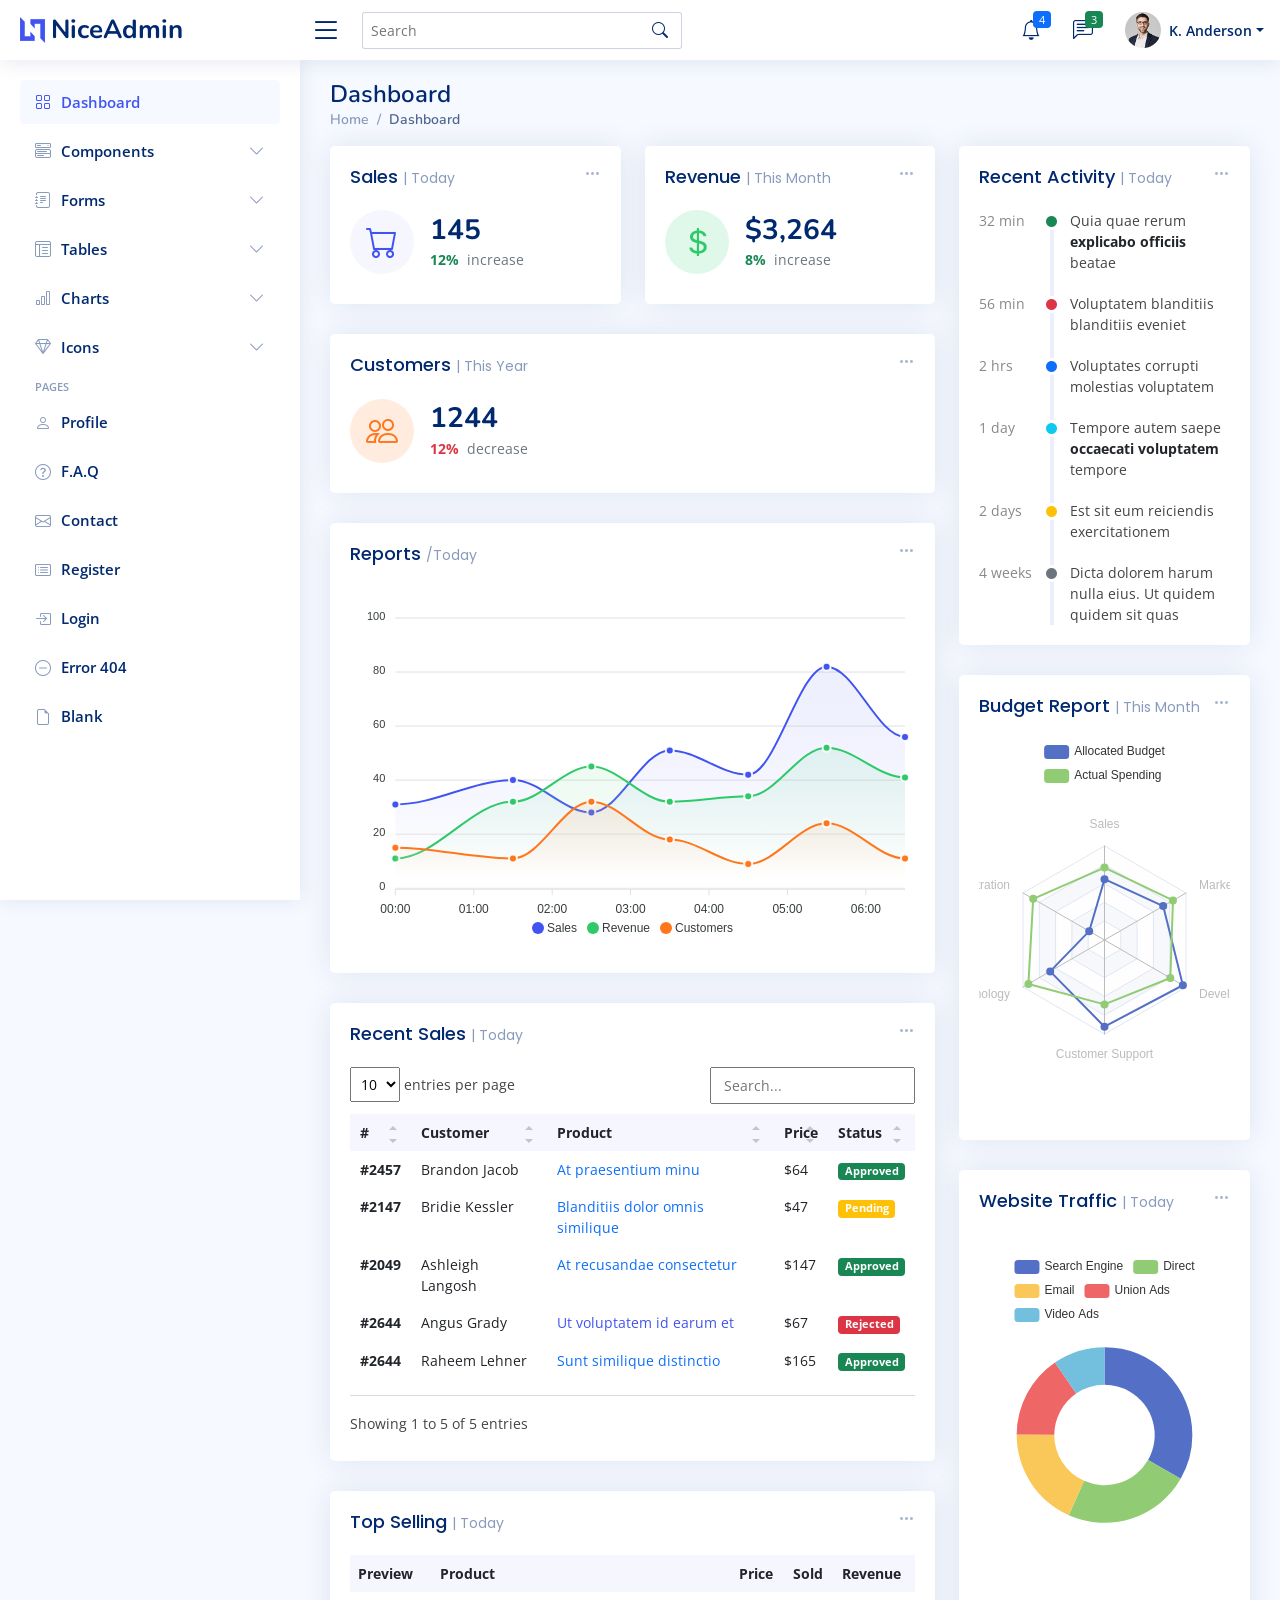
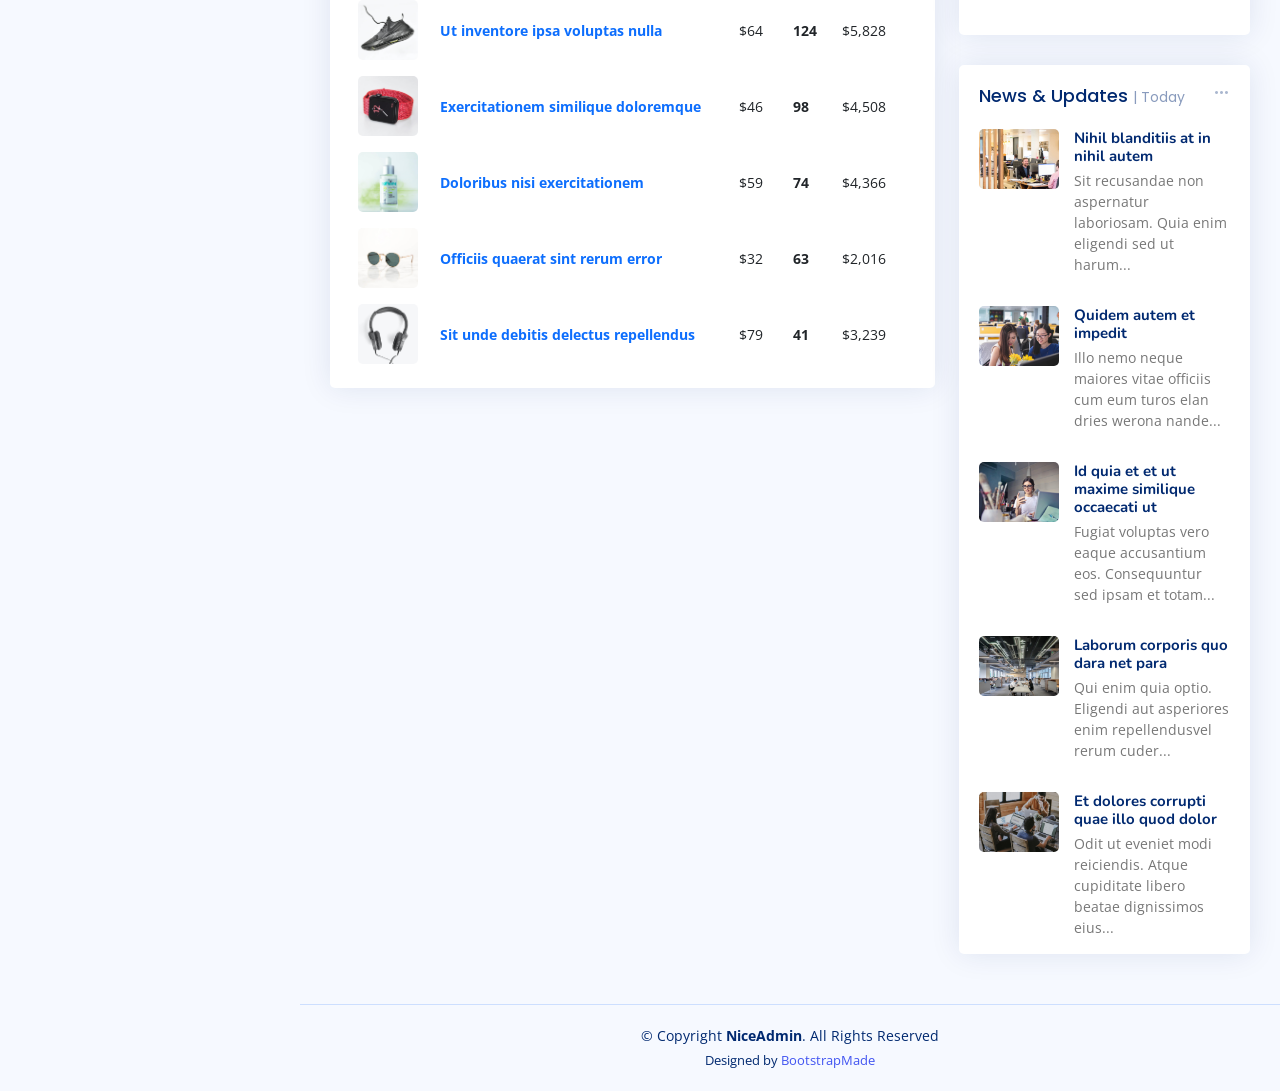
<file: templates/NiceAdmin/index.html>
<!DOCTYPE html>
<html lang="en">

<head>
  <meta charset="utf-8">
  <meta content="width=device-width, initial-scale=1.0" name="viewport">

  <title>Dashboard - NiceAdmin Bootstrap Template</title>
  <meta content="" name="description">
  <meta content="" name="keywords">

  <!-- Favicons -->
  <link href="assets/img/favicon.png" rel="icon">
  <link href="assets/img/apple-touch-icon.png" rel="apple-touch-icon">

  <!-- Google Fonts -->
  <link href="https://fonts.gstatic.com" rel="preconnect">
  <link href="https://fonts.googleapis.com/css?family=Open+Sans:300,300i,400,400i,600,600i,700,700i|Nunito:300,300i,400,400i,600,600i,700,700i|Poppins:300,300i,400,400i,500,500i,600,600i,700,700i" rel="stylesheet">

  <!-- Vendor CSS Files -->
  <link href="assets/vendor/bootstrap/css/bootstrap.min.css" rel="stylesheet">
  <link href="assets/vendor/bootstrap-icons/bootstrap-icons.css" rel="stylesheet">
  <link href="assets/vendor/boxicons/css/boxicons.min.css" rel="stylesheet">
  <link href="assets/vendor/quill/quill.snow.css" rel="stylesheet">
  <link href="assets/vendor/quill/quill.bubble.css" rel="stylesheet">
  <link href="assets/vendor/remixicon/remixicon.css" rel="stylesheet">
  <link href="assets/vendor/simple-datatables/style.css" rel="stylesheet">

  <!-- Template Main CSS File -->
  <link href="assets/css/style.css" rel="stylesheet">

  <!-- =======================================================
  * Template Name: NiceAdmin - v2.2.2
  * Template URL: https://bootstrapmade.com/nice-admin-bootstrap-admin-html-template/
  * Author: BootstrapMade.com
  * License: https://bootstrapmade.com/license/
  ======================================================== -->
</head>

<body>

  <!-- ======= Header ======= -->
  <header id="header" class="header fixed-top d-flex align-items-center">

    <div class="d-flex align-items-center justify-content-between">
      <a href="index.html" class="logo d-flex align-items-center">
        <img src="assets/img/logo.png" alt="">
        <span class="d-none d-lg-block">NiceAdmin</span>
      </a>
      <i class="bi bi-list toggle-sidebar-btn"></i>
    </div><!-- End Logo -->

    <div class="search-bar">
      <form class="search-form d-flex align-items-center" method="POST" action="#">
        <input type="text" name="query" placeholder="Search" title="Enter search keyword">
        <button type="submit" title="Search"><i class="bi bi-search"></i></button>
      </form>
    </div><!-- End Search Bar -->

    <nav class="header-nav ms-auto">
      <ul class="d-flex align-items-center">

        <li class="nav-item d-block d-lg-none">
          <a class="nav-link nav-icon search-bar-toggle " href="#">
            <i class="bi bi-search"></i>
          </a>
        </li><!-- End Search Icon-->

        <li class="nav-item dropdown">

          <a class="nav-link nav-icon" href="#" data-bs-toggle="dropdown">
            <i class="bi bi-bell"></i>
            <span class="badge bg-primary badge-number">4</span>
          </a><!-- End Notification Icon -->

          <ul class="dropdown-menu dropdown-menu-end dropdown-menu-arrow notifications">
            <li class="dropdown-header">
              You have 4 new notifications
              <a href="#"><span class="badge rounded-pill bg-primary p-2 ms-2">View all</span></a>
            </li>
            <li>
              <hr class="dropdown-divider">
            </li>

            <li class="notification-item">
              <i class="bi bi-exclamation-circle text-warning"></i>
              <div>
                <h4>Lorem Ipsum</h4>
                <p>Quae dolorem earum veritatis oditseno</p>
                <p>30 min. ago</p>
              </div>
            </li>

            <li>
              <hr class="dropdown-divider">
            </li>

            <li class="notification-item">
              <i class="bi bi-x-circle text-danger"></i>
              <div>
                <h4>Atque rerum nesciunt</h4>
                <p>Quae dolorem earum veritatis oditseno</p>
                <p>1 hr. ago</p>
              </div>
            </li>

            <li>
              <hr class="dropdown-divider">
            </li>

            <li class="notification-item">
              <i class="bi bi-check-circle text-success"></i>
              <div>
                <h4>Sit rerum fuga</h4>
                <p>Quae dolorem earum veritatis oditseno</p>
                <p>2 hrs. ago</p>
              </div>
            </li>

            <li>
              <hr class="dropdown-divider">
            </li>

            <li class="notification-item">
              <i class="bi bi-info-circle text-primary"></i>
              <div>
                <h4>Dicta reprehenderit</h4>
                <p>Quae dolorem earum veritatis oditseno</p>
                <p>4 hrs. ago</p>
              </div>
            </li>

            <li>
              <hr class="dropdown-divider">
            </li>
            <li class="dropdown-footer">
              <a href="#">Show all notifications</a>
            </li>

          </ul><!-- End Notification Dropdown Items -->

        </li><!-- End Notification Nav -->

        <li class="nav-item dropdown">

          <a class="nav-link nav-icon" href="#" data-bs-toggle="dropdown">
            <i class="bi bi-chat-left-text"></i>
            <span class="badge bg-success badge-number">3</span>
          </a><!-- End Messages Icon -->

          <ul class="dropdown-menu dropdown-menu-end dropdown-menu-arrow messages">
            <li class="dropdown-header">
              You have 3 new messages
              <a href="#"><span class="badge rounded-pill bg-primary p-2 ms-2">View all</span></a>
            </li>
            <li>
              <hr class="dropdown-divider">
            </li>

            <li class="message-item">
              <a href="#">
                <img src="assets/img/messages-1.jpg" alt="" class="rounded-circle">
                <div>
                  <h4>Maria Hudson</h4>
                  <p>Velit asperiores et ducimus soluta repudiandae labore officia est ut...</p>
                  <p>4 hrs. ago</p>
                </div>
              </a>
            </li>
            <li>
              <hr class="dropdown-divider">
            </li>

            <li class="message-item">
              <a href="#">
                <img src="assets/img/messages-2.jpg" alt="" class="rounded-circle">
                <div>
                  <h4>Anna Nelson</h4>
                  <p>Velit asperiores et ducimus soluta repudiandae labore officia est ut...</p>
                  <p>6 hrs. ago</p>
                </div>
              </a>
            </li>
            <li>
              <hr class="dropdown-divider">
            </li>

            <li class="message-item">
              <a href="#">
                <img src="assets/img/messages-3.jpg" alt="" class="rounded-circle">
                <div>
                  <h4>David Muldon</h4>
                  <p>Velit asperiores et ducimus soluta repudiandae labore officia est ut...</p>
                  <p>8 hrs. ago</p>
                </div>
              </a>
            </li>
            <li>
              <hr class="dropdown-divider">
            </li>

            <li class="dropdown-footer">
              <a href="#">Show all messages</a>
            </li>

          </ul><!-- End Messages Dropdown Items -->

        </li><!-- End Messages Nav -->

        <li class="nav-item dropdown pe-3">

          <a class="nav-link nav-profile d-flex align-items-center pe-0" href="#" data-bs-toggle="dropdown">
            <img src="assets/img/profile-img.jpg" alt="Profile" class="rounded-circle">
            <span class="d-none d-md-block dropdown-toggle ps-2">K. Anderson</span>
          </a><!-- End Profile Iamge Icon -->

          <ul class="dropdown-menu dropdown-menu-end dropdown-menu-arrow profile">
            <li class="dropdown-header">
              <h6>Kevin Anderson</h6>
              <span>Web Designer</span>
            </li>
            <li>
              <hr class="dropdown-divider">
            </li>

            <li>
              <a class="dropdown-item d-flex align-items-center" href="users-profile.html">
                <i class="bi bi-person"></i>
                <span>My Profile</span>
              </a>
            </li>
            <li>
              <hr class="dropdown-divider">
            </li>

            <li>
              <a class="dropdown-item d-flex align-items-center" href="users-profile.html">
                <i class="bi bi-gear"></i>
                <span>Account Settings</span>
              </a>
            </li>
            <li>
              <hr class="dropdown-divider">
            </li>

            <li>
              <a class="dropdown-item d-flex align-items-center" href="pages-faq.html">
                <i class="bi bi-question-circle"></i>
                <span>Need Help?</span>
              </a>
            </li>
            <li>
              <hr class="dropdown-divider">
            </li>

            <li>
              <a class="dropdown-item d-flex align-items-center" href="#">
                <i class="bi bi-box-arrow-right"></i>
                <span>Sign Out</span>
              </a>
            </li>

          </ul><!-- End Profile Dropdown Items -->
        </li><!-- End Profile Nav -->

      </ul>
    </nav><!-- End Icons Navigation -->

  </header><!-- End Header -->

  <!-- ======= Sidebar ======= -->
  <aside id="sidebar" class="sidebar">

    <ul class="sidebar-nav" id="sidebar-nav">

      <li class="nav-item">
        <a class="nav-link " href="index.html">
          <i class="bi bi-grid"></i>
          <span>Dashboard</span>
        </a>
      </li><!-- End Dashboard Nav -->

      <li class="nav-item">
        <a class="nav-link collapsed" data-bs-target="#components-nav" data-bs-toggle="collapse" href="#">
          <i class="bi bi-menu-button-wide"></i><span>Components</span><i class="bi bi-chevron-down ms-auto"></i>
        </a>
        <ul id="components-nav" class="nav-content collapse " data-bs-parent="#sidebar-nav">
          <li>
            <a href="components-alerts.html">
              <i class="bi bi-circle"></i><span>Alerts</span>
            </a>
          </li>
          <li>
            <a href="components-accordion.html">
              <i class="bi bi-circle"></i><span>Accordion</span>
            </a>
          </li>
          <li>
            <a href="components-badges.html">
              <i class="bi bi-circle"></i><span>Badges</span>
            </a>
          </li>
          <li>
            <a href="components-breadcrumbs.html">
              <i class="bi bi-circle"></i><span>Breadcrumbs</span>
            </a>
          </li>
          <li>
            <a href="components-buttons.html">
              <i class="bi bi-circle"></i><span>Buttons</span>
            </a>
          </li>
          <li>
            <a href="components-cards.html">
              <i class="bi bi-circle"></i><span>Cards</span>
            </a>
          </li>
          <li>
            <a href="components-carousel.html">
              <i class="bi bi-circle"></i><span>Carousel</span>
            </a>
          </li>
          <li>
            <a href="components-list-group.html">
              <i class="bi bi-circle"></i><span>List group</span>
            </a>
          </li>
          <li>
            <a href="components-modal.html">
              <i class="bi bi-circle"></i><span>Modal</span>
            </a>
          </li>
          <li>
            <a href="components-tabs.html">
              <i class="bi bi-circle"></i><span>Tabs</span>
            </a>
          </li>
          <li>
            <a href="components-pagination.html">
              <i class="bi bi-circle"></i><span>Pagination</span>
            </a>
          </li>
          <li>
            <a href="components-progress.html">
              <i class="bi bi-circle"></i><span>Progress</span>
            </a>
          </li>
          <li>
            <a href="components-spinners.html">
              <i class="bi bi-circle"></i><span>Spinners</span>
            </a>
          </li>
          <li>
            <a href="components-tooltips.html">
              <i class="bi bi-circle"></i><span>Tooltips</span>
            </a>
          </li>
        </ul>
      </li><!-- End Components Nav -->

      <li class="nav-item">
        <a class="nav-link collapsed" data-bs-target="#forms-nav" data-bs-toggle="collapse" href="#">
          <i class="bi bi-journal-text"></i><span>Forms</span><i class="bi bi-chevron-down ms-auto"></i>
        </a>
        <ul id="forms-nav" class="nav-content collapse " data-bs-parent="#sidebar-nav">
          <li>
            <a href="forms-elements.html">
              <i class="bi bi-circle"></i><span>Form Elements</span>
            </a>
          </li>
          <li>
            <a href="forms-layouts.html">
              <i class="bi bi-circle"></i><span>Form Layouts</span>
            </a>
          </li>
          <li>
            <a href="forms-editors.html">
              <i class="bi bi-circle"></i><span>Form Editors</span>
            </a>
          </li>
          <li>
            <a href="forms-validation.html">
              <i class="bi bi-circle"></i><span>Form Validation</span>
            </a>
          </li>
        </ul>
      </li><!-- End Forms Nav -->

      <li class="nav-item">
        <a class="nav-link collapsed" data-bs-target="#tables-nav" data-bs-toggle="collapse" href="#">
          <i class="bi bi-layout-text-window-reverse"></i><span>Tables</span><i class="bi bi-chevron-down ms-auto"></i>
        </a>
        <ul id="tables-nav" class="nav-content collapse " data-bs-parent="#sidebar-nav">
          <li>
            <a href="tables-general.html">
              <i class="bi bi-circle"></i><span>General Tables</span>
            </a>
          </li>
          <li>
            <a href="tables-data.html">
              <i class="bi bi-circle"></i><span>Data Tables</span>
            </a>
          </li>
        </ul>
      </li><!-- End Tables Nav -->

      <li class="nav-item">
        <a class="nav-link collapsed" data-bs-target="#charts-nav" data-bs-toggle="collapse" href="#">
          <i class="bi bi-bar-chart"></i><span>Charts</span><i class="bi bi-chevron-down ms-auto"></i>
        </a>
        <ul id="charts-nav" class="nav-content collapse " data-bs-parent="#sidebar-nav">
          <li>
            <a href="charts-chartjs.html">
              <i class="bi bi-circle"></i><span>Chart.js</span>
            </a>
          </li>
          <li>
            <a href="charts-apexcharts.html">
              <i class="bi bi-circle"></i><span>ApexCharts</span>
            </a>
          </li>
          <li>
            <a href="charts-echarts.html">
              <i class="bi bi-circle"></i><span>ECharts</span>
            </a>
          </li>
        </ul>
      </li><!-- End Charts Nav -->

      <li class="nav-item">
        <a class="nav-link collapsed" data-bs-target="#icons-nav" data-bs-toggle="collapse" href="#">
          <i class="bi bi-gem"></i><span>Icons</span><i class="bi bi-chevron-down ms-auto"></i>
        </a>
        <ul id="icons-nav" class="nav-content collapse " data-bs-parent="#sidebar-nav">
          <li>
            <a href="icons-bootstrap.html">
              <i class="bi bi-circle"></i><span>Bootstrap Icons</span>
            </a>
          </li>
          <li>
            <a href="icons-remix.html">
              <i class="bi bi-circle"></i><span>Remix Icons</span>
            </a>
          </li>
          <li>
            <a href="icons-boxicons.html">
              <i class="bi bi-circle"></i><span>Boxicons</span>
            </a>
          </li>
        </ul>
      </li><!-- End Icons Nav -->

      <li class="nav-heading">Pages</li>

      <li class="nav-item">
        <a class="nav-link collapsed" href="users-profile.html">
          <i class="bi bi-person"></i>
          <span>Profile</span>
        </a>
      </li><!-- End Profile Page Nav -->

      <li class="nav-item">
        <a class="nav-link collapsed" href="pages-faq.html">
          <i class="bi bi-question-circle"></i>
          <span>F.A.Q</span>
        </a>
      </li><!-- End F.A.Q Page Nav -->

      <li class="nav-item">
        <a class="nav-link collapsed" href="pages-contact.html">
          <i class="bi bi-envelope"></i>
          <span>Contact</span>
        </a>
      </li><!-- End Contact Page Nav -->

      <li class="nav-item">
        <a class="nav-link collapsed" href="pages-register.html">
          <i class="bi bi-card-list"></i>
          <span>Register</span>
        </a>
      </li><!-- End Register Page Nav -->

      <li class="nav-item">
        <a class="nav-link collapsed" href="pages-login.html">
          <i class="bi bi-box-arrow-in-right"></i>
          <span>Login</span>
        </a>
      </li><!-- End Login Page Nav -->

      <li class="nav-item">
        <a class="nav-link collapsed" href="pages-error-404.html">
          <i class="bi bi-dash-circle"></i>
          <span>Error 404</span>
        </a>
      </li><!-- End Error 404 Page Nav -->

      <li class="nav-item">
        <a class="nav-link collapsed" href="pages-blank.html">
          <i class="bi bi-file-earmark"></i>
          <span>Blank</span>
        </a>
      </li><!-- End Blank Page Nav -->

    </ul>

  </aside><!-- End Sidebar-->

  <main id="main" class="main">

    <div class="pagetitle">
      <h1>Dashboard</h1>
      <nav>
        <ol class="breadcrumb">
          <li class="breadcrumb-item"><a href="index.html">Home</a></li>
          <li class="breadcrumb-item active">Dashboard</li>
        </ol>
      </nav>
    </div><!-- End Page Title -->

    <section class="section dashboard">
      <div class="row">

        <!-- Left side columns -->
        <div class="col-lg-8">
          <div class="row">

            <!-- Sales Card -->
            <div class="col-xxl-4 col-md-6">
              <div class="card info-card sales-card">

                <div class="filter">
                  <a class="icon" href="#" data-bs-toggle="dropdown"><i class="bi bi-three-dots"></i></a>
                  <ul class="dropdown-menu dropdown-menu-end dropdown-menu-arrow">
                    <li class="dropdown-header text-start">
                      <h6>Filter</h6>
                    </li>

                    <li><a class="dropdown-item" href="#">Today</a></li>
                    <li><a class="dropdown-item" href="#">This Month</a></li>
                    <li><a class="dropdown-item" href="#">This Year</a></li>
                  </ul>
                </div>

                <div class="card-body">
                  <h5 class="card-title">Sales <span>| Today</span></h5>

                  <div class="d-flex align-items-center">
                    <div class="card-icon rounded-circle d-flex align-items-center justify-content-center">
                      <i class="bi bi-cart"></i>
                    </div>
                    <div class="ps-3">
                      <h6>145</h6>
                      <span class="text-success small pt-1 fw-bold">12%</span> <span class="text-muted small pt-2 ps-1">increase</span>

                    </div>
                  </div>
                </div>

              </div>
            </div><!-- End Sales Card -->

            <!-- Revenue Card -->
            <div class="col-xxl-4 col-md-6">
              <div class="card info-card revenue-card">

                <div class="filter">
                  <a class="icon" href="#" data-bs-toggle="dropdown"><i class="bi bi-three-dots"></i></a>
                  <ul class="dropdown-menu dropdown-menu-end dropdown-menu-arrow">
                    <li class="dropdown-header text-start">
                      <h6>Filter</h6>
                    </li>

                    <li><a class="dropdown-item" href="#">Today</a></li>
                    <li><a class="dropdown-item" href="#">This Month</a></li>
                    <li><a class="dropdown-item" href="#">This Year</a></li>
                  </ul>
                </div>

                <div class="card-body">
                  <h5 class="card-title">Revenue <span>| This Month</span></h5>

                  <div class="d-flex align-items-center">
                    <div class="card-icon rounded-circle d-flex align-items-center justify-content-center">
                      <i class="bi bi-currency-dollar"></i>
                    </div>
                    <div class="ps-3">
                      <h6>$3,264</h6>
                      <span class="text-success small pt-1 fw-bold">8%</span> <span class="text-muted small pt-2 ps-1">increase</span>

                    </div>
                  </div>
                </div>

              </div>
            </div><!-- End Revenue Card -->

            <!-- Customers Card -->
            <div class="col-xxl-4 col-xl-12">

              <div class="card info-card customers-card">

                <div class="filter">
                  <a class="icon" href="#" data-bs-toggle="dropdown"><i class="bi bi-three-dots"></i></a>
                  <ul class="dropdown-menu dropdown-menu-end dropdown-menu-arrow">
                    <li class="dropdown-header text-start">
                      <h6>Filter</h6>
                    </li>

                    <li><a class="dropdown-item" href="#">Today</a></li>
                    <li><a class="dropdown-item" href="#">This Month</a></li>
                    <li><a class="dropdown-item" href="#">This Year</a></li>
                  </ul>
                </div>

                <div class="card-body">
                  <h5 class="card-title">Customers <span>| This Year</span></h5>

                  <div class="d-flex align-items-center">
                    <div class="card-icon rounded-circle d-flex align-items-center justify-content-center">
                      <i class="bi bi-people"></i>
                    </div>
                    <div class="ps-3">
                      <h6>1244</h6>
                      <span class="text-danger small pt-1 fw-bold">12%</span> <span class="text-muted small pt-2 ps-1">decrease</span>

                    </div>
                  </div>

                </div>
              </div>

            </div><!-- End Customers Card -->

            <!-- Reports -->
            <div class="col-12">
              <div class="card">

                <div class="filter">
                  <a class="icon" href="#" data-bs-toggle="dropdown"><i class="bi bi-three-dots"></i></a>
                  <ul class="dropdown-menu dropdown-menu-end dropdown-menu-arrow">
                    <li class="dropdown-header text-start">
                      <h6>Filter</h6>
                    </li>

                    <li><a class="dropdown-item" href="#">Today</a></li>
                    <li><a class="dropdown-item" href="#">This Month</a></li>
                    <li><a class="dropdown-item" href="#">This Year</a></li>
                  </ul>
                </div>

                <div class="card-body">
                  <h5 class="card-title">Reports <span>/Today</span></h5>

                  <!-- Line Chart -->
                  <div id="reportsChart"></div>

                  <script>
                    document.addEventListener("DOMContentLoaded", () => {
                      new ApexCharts(document.querySelector("#reportsChart"), {
                        series: [{
                          name: 'Sales',
                          data: [31, 40, 28, 51, 42, 82, 56],
                        }, {
                          name: 'Revenue',
                          data: [11, 32, 45, 32, 34, 52, 41]
                        }, {
                          name: 'Customers',
                          data: [15, 11, 32, 18, 9, 24, 11]
                        }],
                        chart: {
                          height: 350,
                          type: 'area',
                          toolbar: {
                            show: false
                          },
                        },
                        markers: {
                          size: 4
                        },
                        colors: ['#4154f1', '#2eca6a', '#ff771d'],
                        fill: {
                          type: "gradient",
                          gradient: {
                            shadeIntensity: 1,
                            opacityFrom: 0.3,
                            opacityTo: 0.4,
                            stops: [0, 90, 100]
                          }
                        },
                        dataLabels: {
                          enabled: false
                        },
                        stroke: {
                          curve: 'smooth',
                          width: 2
                        },
                        xaxis: {
                          type: 'datetime',
                          categories: ["2018-09-19T00:00:00.000Z", "2018-09-19T01:30:00.000Z", "2018-09-19T02:30:00.000Z", "2018-09-19T03:30:00.000Z", "2018-09-19T04:30:00.000Z", "2018-09-19T05:30:00.000Z", "2018-09-19T06:30:00.000Z"]
                        },
                        tooltip: {
                          x: {
                            format: 'dd/MM/yy HH:mm'
                          },
                        }
                      }).render();
                    });
                  </script>
                  <!-- End Line Chart -->

                </div>

              </div>
            </div><!-- End Reports -->

            <!-- Recent Sales -->
            <div class="col-12">
              <div class="card recent-sales overflow-auto">

                <div class="filter">
                  <a class="icon" href="#" data-bs-toggle="dropdown"><i class="bi bi-three-dots"></i></a>
                  <ul class="dropdown-menu dropdown-menu-end dropdown-menu-arrow">
                    <li class="dropdown-header text-start">
                      <h6>Filter</h6>
                    </li>

                    <li><a class="dropdown-item" href="#">Today</a></li>
                    <li><a class="dropdown-item" href="#">This Month</a></li>
                    <li><a class="dropdown-item" href="#">This Year</a></li>
                  </ul>
                </div>

                <div class="card-body">
                  <h5 class="card-title">Recent Sales <span>| Today</span></h5>

                  <table class="table table-borderless datatable">
                    <thead>
                      <tr>
                        <th scope="col">#</th>
                        <th scope="col">Customer</th>
                        <th scope="col">Product</th>
                        <th scope="col">Price</th>
                        <th scope="col">Status</th>
                      </tr>
                    </thead>
                    <tbody>
                      <tr>
                        <th scope="row"><a href="#">#2457</a></th>
                        <td>Brandon Jacob</td>
                        <td><a href="#" class="text-primary">At praesentium minu</a></td>
                        <td>$64</td>
                        <td><span class="badge bg-success">Approved</span></td>
                      </tr>
                      <tr>
                        <th scope="row"><a href="#">#2147</a></th>
                        <td>Bridie Kessler</td>
                        <td><a href="#" class="text-primary">Blanditiis dolor omnis similique</a></td>
                        <td>$47</td>
                        <td><span class="badge bg-warning">Pending</span></td>
                      </tr>
                      <tr>
                        <th scope="row"><a href="#">#2049</a></th>
                        <td>Ashleigh Langosh</td>
                        <td><a href="#" class="text-primary">At recusandae consectetur</a></td>
                        <td>$147</td>
                        <td><span class="badge bg-success">Approved</span></td>
                      </tr>
                      <tr>
                        <th scope="row"><a href="#">#2644</a></th>
                        <td>Angus Grady</td>
                        <td><a href="#" class="text-primar">Ut voluptatem id earum et</a></td>
                        <td>$67</td>
                        <td><span class="badge bg-danger">Rejected</span></td>
                      </tr>
                      <tr>
                        <th scope="row"><a href="#">#2644</a></th>
                        <td>Raheem Lehner</td>
                        <td><a href="#" class="text-primary">Sunt similique distinctio</a></td>
                        <td>$165</td>
                        <td><span class="badge bg-success">Approved</span></td>
                      </tr>
                    </tbody>
                  </table>

                </div>

              </div>
            </div><!-- End Recent Sales -->

            <!-- Top Selling -->
            <div class="col-12">
              <div class="card top-selling overflow-auto">

                <div class="filter">
                  <a class="icon" href="#" data-bs-toggle="dropdown"><i class="bi bi-three-dots"></i></a>
                  <ul class="dropdown-menu dropdown-menu-end dropdown-menu-arrow">
                    <li class="dropdown-header text-start">
                      <h6>Filter</h6>
                    </li>

                    <li><a class="dropdown-item" href="#">Today</a></li>
                    <li><a class="dropdown-item" href="#">This Month</a></li>
                    <li><a class="dropdown-item" href="#">This Year</a></li>
                  </ul>
                </div>

                <div class="card-body pb-0">
                  <h5 class="card-title">Top Selling <span>| Today</span></h5>

                  <table class="table table-borderless">
                    <thead>
                      <tr>
                        <th scope="col">Preview</th>
                        <th scope="col">Product</th>
                        <th scope="col">Price</th>
                        <th scope="col">Sold</th>
                        <th scope="col">Revenue</th>
                      </tr>
                    </thead>
                    <tbody>
                      <tr>
                        <th scope="row"><a href="#"><img src="assets/img/product-1.jpg" alt=""></a></th>
                        <td><a href="#" class="text-primary fw-bold">Ut inventore ipsa voluptas nulla</a></td>
                        <td>$64</td>
                        <td class="fw-bold">124</td>
                        <td>$5,828</td>
                      </tr>
                      <tr>
                        <th scope="row"><a href="#"><img src="assets/img/product-2.jpg" alt=""></a></th>
                        <td><a href="#" class="text-primary fw-bold">Exercitationem similique doloremque</a></td>
                        <td>$46</td>
                        <td class="fw-bold">98</td>
                        <td>$4,508</td>
                      </tr>
                      <tr>
                        <th scope="row"><a href="#"><img src="assets/img/product-3.jpg" alt=""></a></th>
                        <td><a href="#" class="text-primary fw-bold">Doloribus nisi exercitationem</a></td>
                        <td>$59</td>
                        <td class="fw-bold">74</td>
                        <td>$4,366</td>
                      </tr>
                      <tr>
                        <th scope="row"><a href="#"><img src="assets/img/product-4.jpg" alt=""></a></th>
                        <td><a href="#" class="text-primary fw-bold">Officiis quaerat sint rerum error</a></td>
                        <td>$32</td>
                        <td class="fw-bold">63</td>
                        <td>$2,016</td>
                      </tr>
                      <tr>
                        <th scope="row"><a href="#"><img src="assets/img/product-5.jpg" alt=""></a></th>
                        <td><a href="#" class="text-primary fw-bold">Sit unde debitis delectus repellendus</a></td>
                        <td>$79</td>
                        <td class="fw-bold">41</td>
                        <td>$3,239</td>
                      </tr>
                    </tbody>
                  </table>

                </div>

              </div>
            </div><!-- End Top Selling -->

          </div>
        </div><!-- End Left side columns -->

        <!-- Right side columns -->
        <div class="col-lg-4">

          <!-- Recent Activity -->
          <div class="card">
            <div class="filter">
              <a class="icon" href="#" data-bs-toggle="dropdown"><i class="bi bi-three-dots"></i></a>
              <ul class="dropdown-menu dropdown-menu-end dropdown-menu-arrow">
                <li class="dropdown-header text-start">
                  <h6>Filter</h6>
                </li>

                <li><a class="dropdown-item" href="#">Today</a></li>
                <li><a class="dropdown-item" href="#">This Month</a></li>
                <li><a class="dropdown-item" href="#">This Year</a></li>
              </ul>
            </div>

            <div class="card-body">
              <h5 class="card-title">Recent Activity <span>| Today</span></h5>

              <div class="activity">

                <div class="activity-item d-flex">
                  <div class="activite-label">32 min</div>
                  <i class='bi bi-circle-fill activity-badge text-success align-self-start'></i>
                  <div class="activity-content">
                    Quia quae rerum <a href="#" class="fw-bold text-dark">explicabo officiis</a> beatae
                  </div>
                </div><!-- End activity item-->

                <div class="activity-item d-flex">
                  <div class="activite-label">56 min</div>
                  <i class='bi bi-circle-fill activity-badge text-danger align-self-start'></i>
                  <div class="activity-content">
                    Voluptatem blanditiis blanditiis eveniet
                  </div>
                </div><!-- End activity item-->

                <div class="activity-item d-flex">
                  <div class="activite-label">2 hrs</div>
                  <i class='bi bi-circle-fill activity-badge text-primary align-self-start'></i>
                  <div class="activity-content">
                    Voluptates corrupti molestias voluptatem
                  </div>
                </div><!-- End activity item-->

                <div class="activity-item d-flex">
                  <div class="activite-label">1 day</div>
                  <i class='bi bi-circle-fill activity-badge text-info align-self-start'></i>
                  <div class="activity-content">
                    Tempore autem saepe <a href="#" class="fw-bold text-dark">occaecati voluptatem</a> tempore
                  </div>
                </div><!-- End activity item-->

                <div class="activity-item d-flex">
                  <div class="activite-label">2 days</div>
                  <i class='bi bi-circle-fill activity-badge text-warning align-self-start'></i>
                  <div class="activity-content">
                    Est sit eum reiciendis exercitationem
                  </div>
                </div><!-- End activity item-->

                <div class="activity-item d-flex">
                  <div class="activite-label">4 weeks</div>
                  <i class='bi bi-circle-fill activity-badge text-muted align-self-start'></i>
                  <div class="activity-content">
                    Dicta dolorem harum nulla eius. Ut quidem quidem sit quas
                  </div>
                </div><!-- End activity item-->

              </div>

            </div>
          </div><!-- End Recent Activity -->

          <!-- Budget Report -->
          <div class="card">
            <div class="filter">
              <a class="icon" href="#" data-bs-toggle="dropdown"><i class="bi bi-three-dots"></i></a>
              <ul class="dropdown-menu dropdown-menu-end dropdown-menu-arrow">
                <li class="dropdown-header text-start">
                  <h6>Filter</h6>
                </li>

                <li><a class="dropdown-item" href="#">Today</a></li>
                <li><a class="dropdown-item" href="#">This Month</a></li>
                <li><a class="dropdown-item" href="#">This Year</a></li>
              </ul>
            </div>

            <div class="card-body pb-0">
              <h5 class="card-title">Budget Report <span>| This Month</span></h5>

              <div id="budgetChart" style="min-height: 400px;" class="echart"></div>

              <script>
                document.addEventListener("DOMContentLoaded", () => {
                  var budgetChart = echarts.init(document.querySelector("#budgetChart")).setOption({
                    legend: {
                      data: ['Allocated Budget', 'Actual Spending']
                    },
                    radar: {
                      // shape: 'circle',
                      indicator: [{
                          name: 'Sales',
                          max: 6500
                        },
                        {
                          name: 'Administration',
                          max: 16000
                        },
                        {
                          name: 'Information Technology',
                          max: 30000
                        },
                        {
                          name: 'Customer Support',
                          max: 38000
                        },
                        {
                          name: 'Development',
                          max: 52000
                        },
                        {
                          name: 'Marketing',
                          max: 25000
                        }
                      ]
                    },
                    series: [{
                      name: 'Budget vs spending',
                      type: 'radar',
                      data: [{
                          value: [4200, 3000, 20000, 35000, 50000, 18000],
                          name: 'Allocated Budget'
                        },
                        {
                          value: [5000, 14000, 28000, 26000, 42000, 21000],
                          name: 'Actual Spending'
                        }
                      ]
                    }]
                  });
                });
              </script>

            </div>
          </div><!-- End Budget Report -->

          <!-- Website Traffic -->
          <div class="card">
            <div class="filter">
              <a class="icon" href="#" data-bs-toggle="dropdown"><i class="bi bi-three-dots"></i></a>
              <ul class="dropdown-menu dropdown-menu-end dropdown-menu-arrow">
                <li class="dropdown-header text-start">
                  <h6>Filter</h6>
                </li>

                <li><a class="dropdown-item" href="#">Today</a></li>
                <li><a class="dropdown-item" href="#">This Month</a></li>
                <li><a class="dropdown-item" href="#">This Year</a></li>
              </ul>
            </div>

            <div class="card-body pb-0">
              <h5 class="card-title">Website Traffic <span>| Today</span></h5>

              <div id="trafficChart" style="min-height: 400px;" class="echart"></div>

              <script>
                document.addEventListener("DOMContentLoaded", () => {
                  echarts.init(document.querySelector("#trafficChart")).setOption({
                    tooltip: {
                      trigger: 'item'
                    },
                    legend: {
                      top: '5%',
                      left: 'center'
                    },
                    series: [{
                      name: 'Access From',
                      type: 'pie',
                      radius: ['40%', '70%'],
                      avoidLabelOverlap: false,
                      label: {
                        show: false,
                        position: 'center'
                      },
                      emphasis: {
                        label: {
                          show: true,
                          fontSize: '18',
                          fontWeight: 'bold'
                        }
                      },
                      labelLine: {
                        show: false
                      },
                      data: [{
                          value: 1048,
                          name: 'Search Engine'
                        },
                        {
                          value: 735,
                          name: 'Direct'
                        },
                        {
                          value: 580,
                          name: 'Email'
                        },
                        {
                          value: 484,
                          name: 'Union Ads'
                        },
                        {
                          value: 300,
                          name: 'Video Ads'
                        }
                      ]
                    }]
                  });
                });
              </script>

            </div>
          </div><!-- End Website Traffic -->

          <!-- News & Updates Traffic -->
          <div class="card">
            <div class="filter">
              <a class="icon" href="#" data-bs-toggle="dropdown"><i class="bi bi-three-dots"></i></a>
              <ul class="dropdown-menu dropdown-menu-end dropdown-menu-arrow">
                <li class="dropdown-header text-start">
                  <h6>Filter</h6>
                </li>

                <li><a class="dropdown-item" href="#">Today</a></li>
                <li><a class="dropdown-item" href="#">This Month</a></li>
                <li><a class="dropdown-item" href="#">This Year</a></li>
              </ul>
            </div>

            <div class="card-body pb-0">
              <h5 class="card-title">News &amp; Updates <span>| Today</span></h5>

              <div class="news">
                <div class="post-item clearfix">
                  <img src="assets/img/news-1.jpg" alt="">
                  <h4><a href="#">Nihil blanditiis at in nihil autem</a></h4>
                  <p>Sit recusandae non aspernatur laboriosam. Quia enim eligendi sed ut harum...</p>
                </div>

                <div class="post-item clearfix">
                  <img src="assets/img/news-2.jpg" alt="">
                  <h4><a href="#">Quidem autem et impedit</a></h4>
                  <p>Illo nemo neque maiores vitae officiis cum eum turos elan dries werona nande...</p>
                </div>

                <div class="post-item clearfix">
                  <img src="assets/img/news-3.jpg" alt="">
                  <h4><a href="#">Id quia et et ut maxime similique occaecati ut</a></h4>
                  <p>Fugiat voluptas vero eaque accusantium eos. Consequuntur sed ipsam et totam...</p>
                </div>

                <div class="post-item clearfix">
                  <img src="assets/img/news-4.jpg" alt="">
                  <h4><a href="#">Laborum corporis quo dara net para</a></h4>
                  <p>Qui enim quia optio. Eligendi aut asperiores enim repellendusvel rerum cuder...</p>
                </div>

                <div class="post-item clearfix">
                  <img src="assets/img/news-5.jpg" alt="">
                  <h4><a href="#">Et dolores corrupti quae illo quod dolor</a></h4>
                  <p>Odit ut eveniet modi reiciendis. Atque cupiditate libero beatae dignissimos eius...</p>
                </div>

              </div><!-- End sidebar recent posts-->

            </div>
          </div><!-- End News & Updates -->

        </div><!-- End Right side columns -->

      </div>
    </section>

  </main><!-- End #main -->

  <!-- ======= Footer ======= -->
  <footer id="footer" class="footer">
    <div class="copyright">
      &copy; Copyright <strong><span>NiceAdmin</span></strong>. All Rights Reserved
    </div>
    <div class="credits">
      <!-- All the links in the footer should remain intact. -->
      <!-- You can delete the links only if you purchased the pro version. -->
      <!-- Licensing information: https://bootstrapmade.com/license/ -->
      <!-- Purchase the pro version with working PHP/AJAX contact form: https://bootstrapmade.com/nice-admin-bootstrap-admin-html-template/ -->
      Designed by <a href="https://bootstrapmade.com/">BootstrapMade</a>
    </div>
  </footer><!-- End Footer -->

  <a href="#" class="back-to-top d-flex align-items-center justify-content-center"><i class="bi bi-arrow-up-short"></i></a>

  <!-- Vendor JS Files -->
  <script src="assets/vendor/apexcharts/apexcharts.min.js"></script>
  <script src="assets/vendor/bootstrap/js/bootstrap.bundle.min.js"></script>
  <script src="assets/vendor/chart.js/chart.min.js"></script>
  <script src="assets/vendor/echarts/echarts.min.js"></script>
  <script src="assets/vendor/quill/quill.min.js"></script>
  <script src="assets/vendor/simple-datatables/simple-datatables.js"></script>
  <script src="assets/vendor/tinymce/tinymce.min.js"></script>
  <script src="assets/vendor/php-email-form/validate.js"></script>

  <!-- Template Main JS File -->
  <script src="assets/js/main.js"></script>

</body>

</html>
</file>
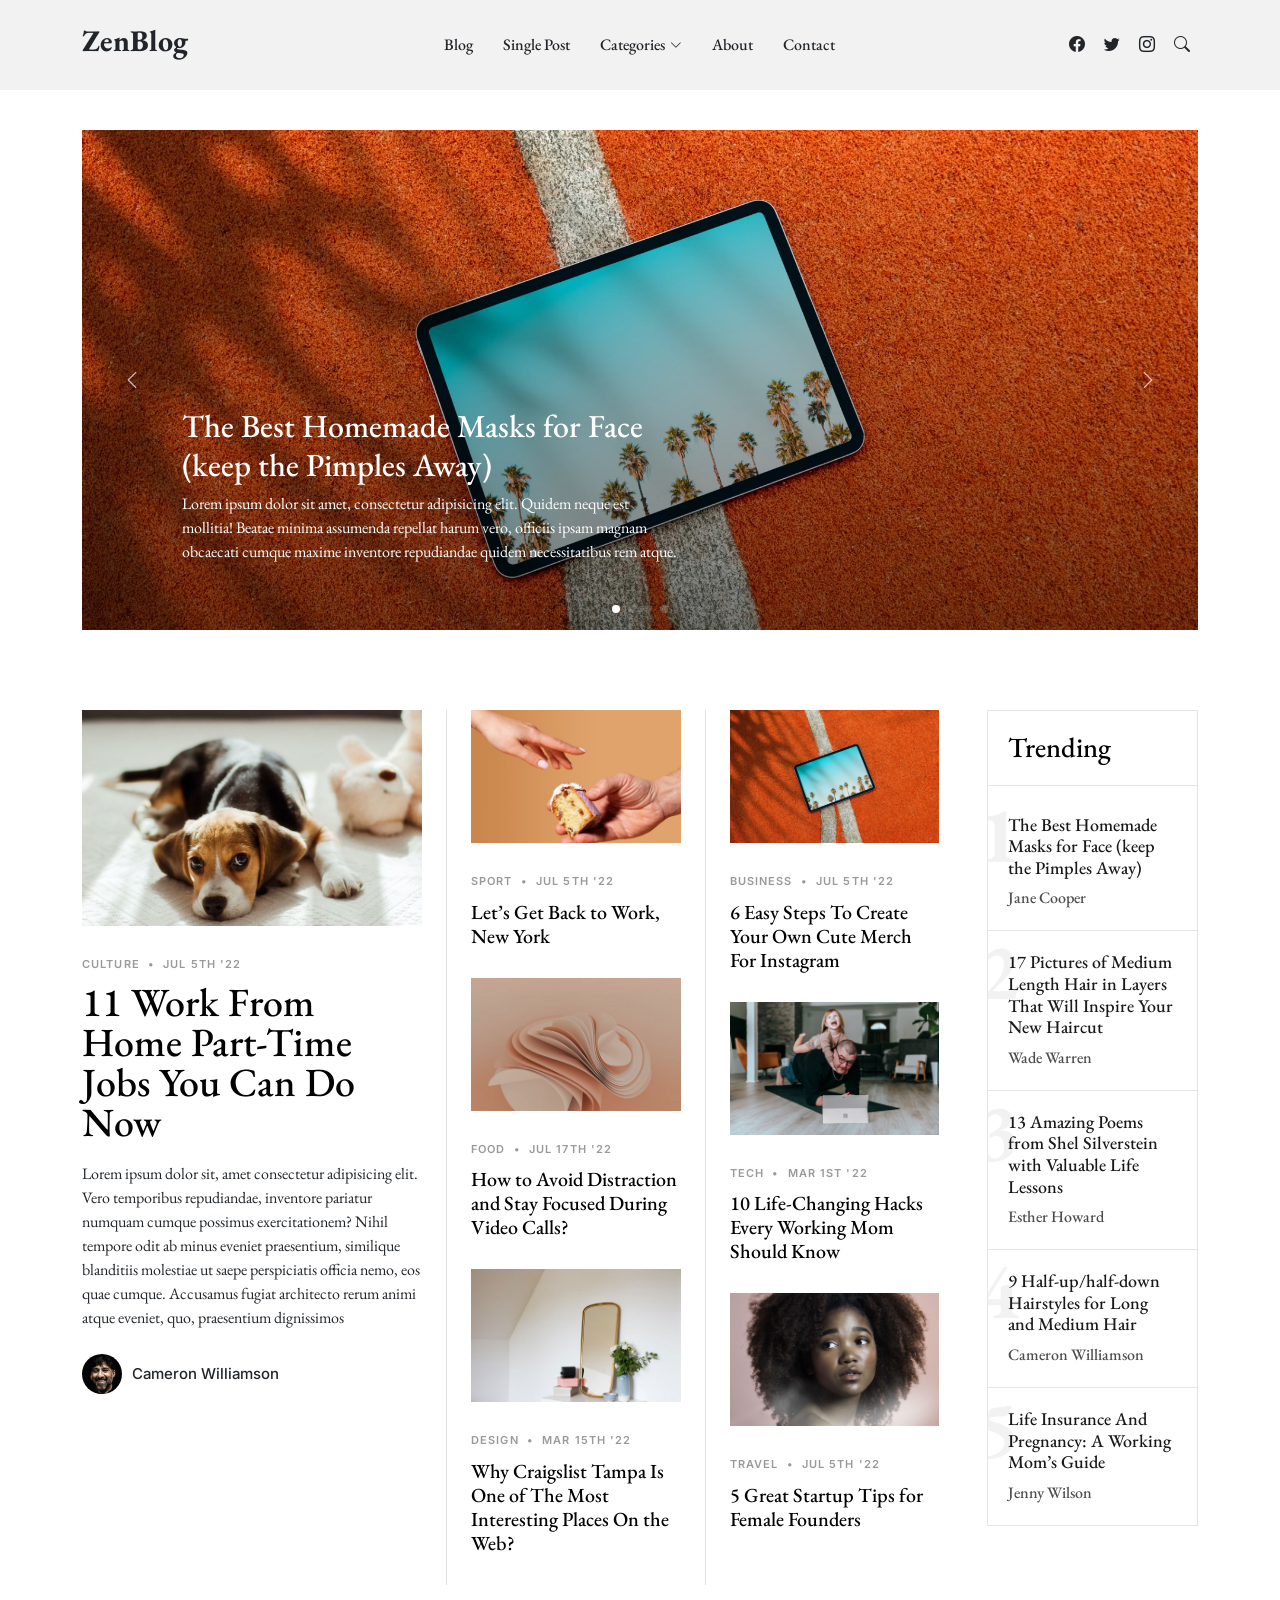
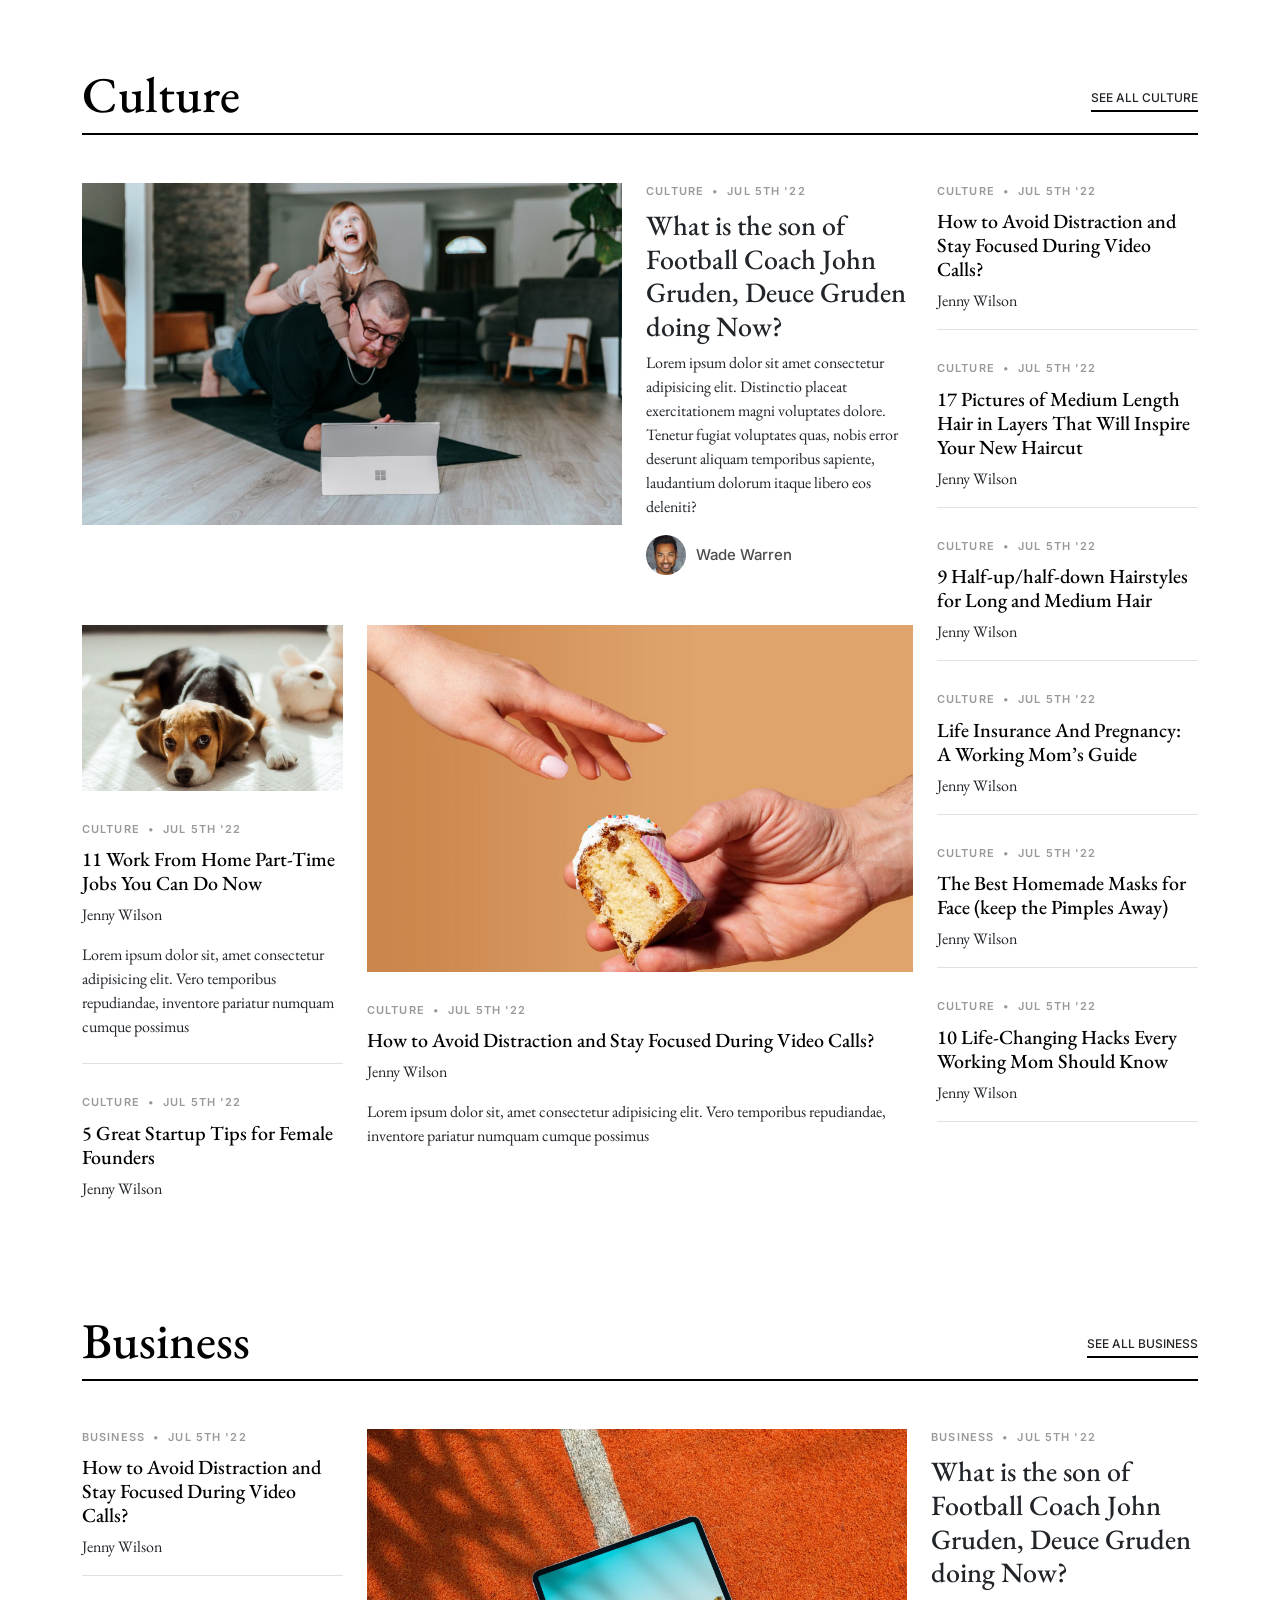
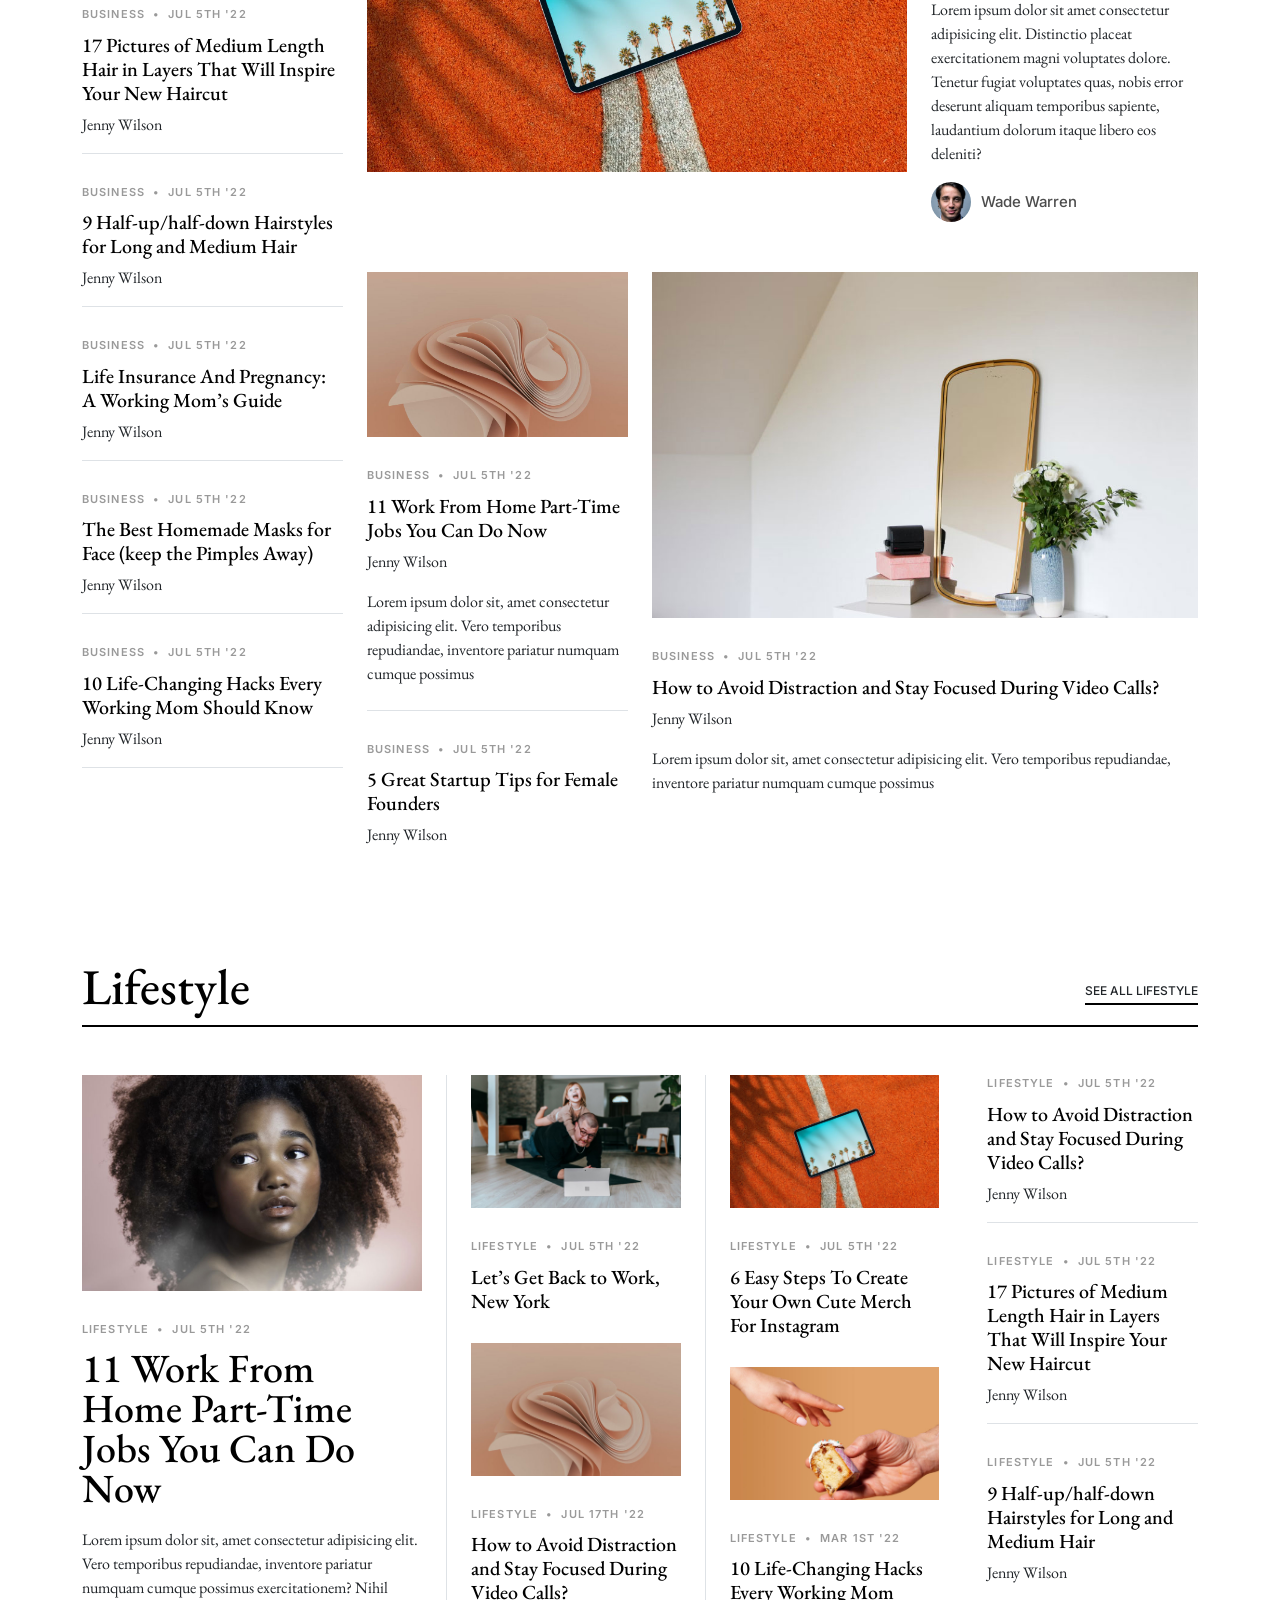
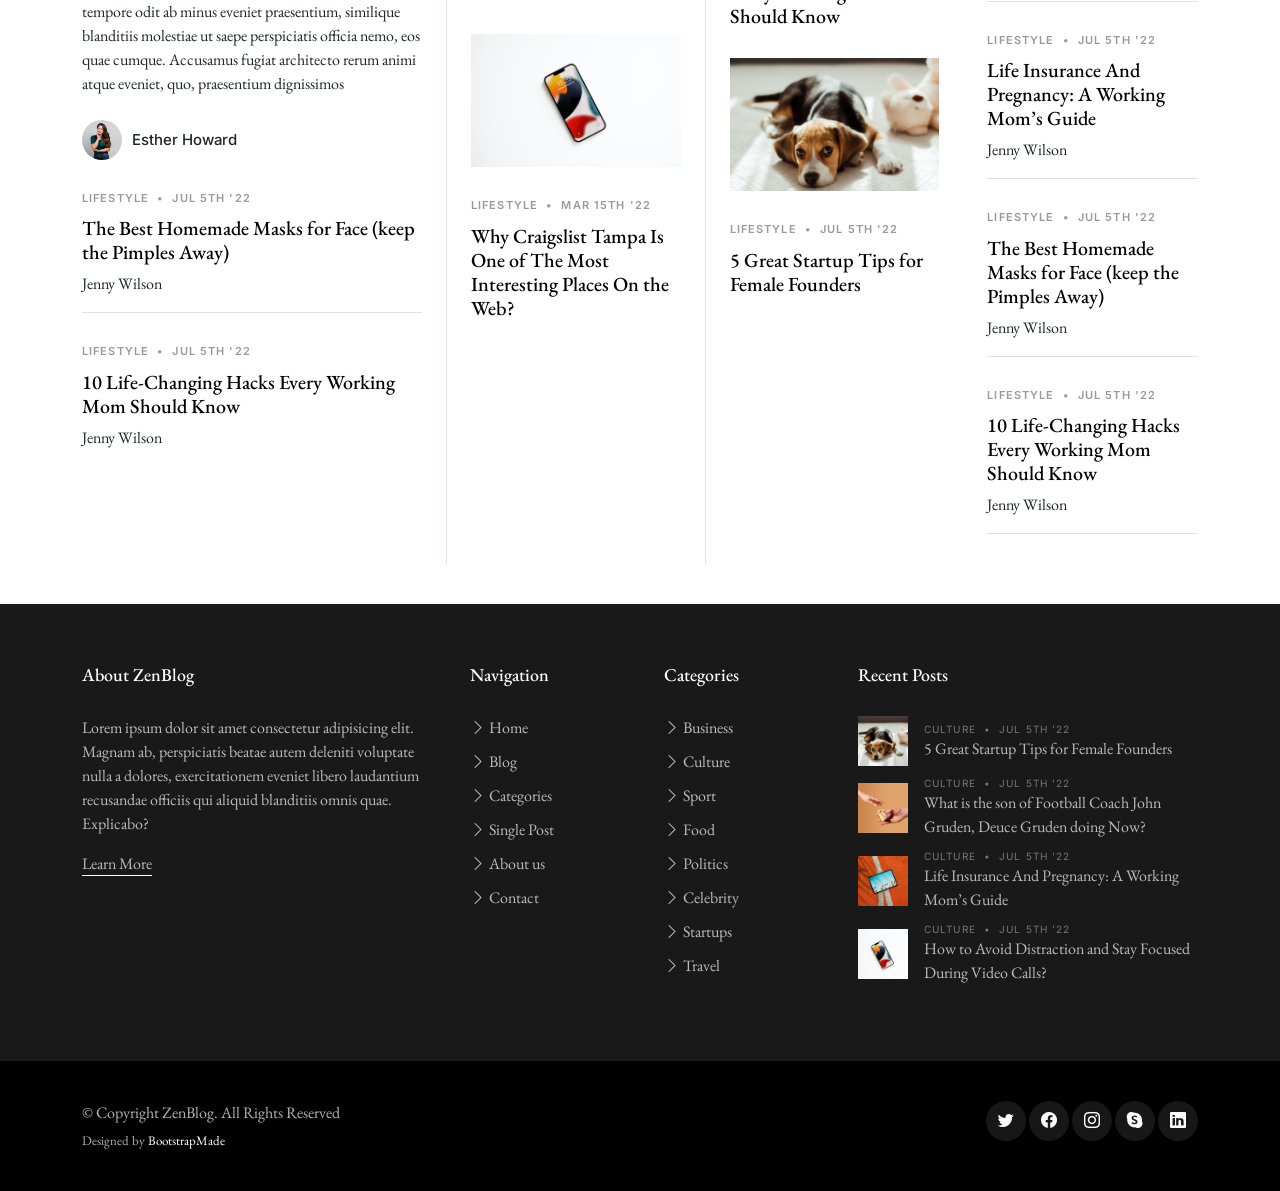
<file: templates/ZenBlog/index.html>
<!DOCTYPE html>
<html lang="en">

<head>
  <meta charset="utf-8">
  <meta content="width=device-width, initial-scale=1.0" name="viewport">

  <title>ZenBlog Bootstrap Template - Index</title>
  <meta content="" name="description">
  <meta content="" name="keywords">

  <!-- Favicons -->
  <link href="assets/img/favicon.png" rel="icon">
  <link href="assets/img/apple-touch-icon.png" rel="apple-touch-icon">

  <!-- Google Fonts -->
  <link rel="preconnect" href="https://fonts.googleapis.com">
  <link rel="preconnect" href="https://fonts.gstatic.com" crossorigin>
  <link href="https://fonts.googleapis.com/css2?family=EB+Garamond:wght@400;500&family=Inter:wght@400;500&family=Playfair+Display:ital,wght@0,400;0,700;1,400;1,700&display=swap" rel="stylesheet">

  <!-- Vendor CSS Files -->
  <link href="assets/vendor/bootstrap/css/bootstrap.min.css" rel="stylesheet">
  <link href="assets/vendor/bootstrap-icons/bootstrap-icons.css" rel="stylesheet">
  <link href="assets/vendor/swiper/swiper-bundle.min.css" rel="stylesheet">
  <link href="assets/vendor/glightbox/css/glightbox.min.css" rel="stylesheet">
  <link href="assets/vendor/aos/aos.css" rel="stylesheet">

  <!-- Template Main CSS Files -->
  <link href="assets/css/variables.css" rel="stylesheet">
  <link href="assets/css/main.css" rel="stylesheet">

  <!-- =======================================================
  * Template Name: ZenBlog - v1.0.0
  * Template URL: https://bootstrapmade.com/zenblog-bootstrap-blog-template/
  * Author: BootstrapMade.com
  * License: https:///bootstrapmade.com/license/
  ======================================================== -->
</head>

<body>

  <!-- ======= Header ======= -->
  <header id="header" class="header d-flex align-items-center fixed-top">
    <div class="container-fluid container-xl d-flex align-items-center justify-content-between">

      <a href="index.html" class="logo d-flex align-items-center">
        <!-- Uncomment the line below if you also wish to use an image logo -->
        <!-- <img src="assets/img/logo.png" alt=""> -->
        <h1>ZenBlog</h1>
      </a>

      <nav id="navbar" class="navbar">
        <ul>
          <li><a href="index.html">Blog</a></li>
          <li><a href="single-post.html">Single Post</a></li>
          <li class="dropdown"><a href="category.html"><span>Categories</span> <i class="bi bi-chevron-down dropdown-indicator"></i></a>
            <ul>
              <li><a href="search-result.html">Search Result</a></li>
              <li><a href="#">Drop Down 1</a></li>
              <li class="dropdown"><a href="#"><span>Deep Drop Down</span> <i class="bi bi-chevron-down dropdown-indicator"></i></a>
                <ul>
                  <li><a href="#">Deep Drop Down 1</a></li>
                  <li><a href="#">Deep Drop Down 2</a></li>
                  <li><a href="#">Deep Drop Down 3</a></li>
                  <li><a href="#">Deep Drop Down 4</a></li>
                  <li><a href="#">Deep Drop Down 5</a></li>
                </ul>
              </li>
              <li><a href="#">Drop Down 2</a></li>
              <li><a href="#">Drop Down 3</a></li>
              <li><a href="#">Drop Down 4</a></li>
            </ul>
          </li>

          <li><a href="about.html">About</a></li>
          <li><a href="contact.html">Contact</a></li>
        </ul>
      </nav><!-- .navbar -->

      <div class="position-relative">
        <a href="#" class="mx-2"><span class="bi-facebook"></span></a>
        <a href="#" class="mx-2"><span class="bi-twitter"></span></a>
        <a href="#" class="mx-2"><span class="bi-instagram"></span></a>

        <a href="#" class="mx-2 js-search-open"><span class="bi-search"></span></a>
        <i class="bi bi-list mobile-nav-toggle"></i>

        <!-- ======= Search Form ======= -->
        <div class="search-form-wrap js-search-form-wrap">
          <form action="search-result.html" class="search-form">
            <span class="icon bi-search"></span>
            <input type="text" placeholder="Search" class="form-control">
            <button class="btn js-search-close"><span class="bi-x"></span></button>
          </form>
        </div><!-- End Search Form -->

      </div>

    </div>

  </header><!-- End Header -->

  <main id="main">

    <!-- ======= Hero Slider Section ======= -->
    <section id="hero-slider" class="hero-slider">
      <div class="container-md" data-aos="fade-in">
        <div class="row">
          <div class="col-12">
            <div class="swiper sliderFeaturedPosts">
              <div class="swiper-wrapper">
                <div class="swiper-slide">
                  <a href="single-post.html" class="img-bg d-flex align-items-end" style="background-image: url('assets/img/post-slide-1.jpg');">
                    <div class="img-bg-inner">
                      <h2>The Best Homemade Masks for Face (keep the Pimples Away)</h2>
                      <p>Lorem ipsum dolor sit amet, consectetur adipisicing elit. Quidem neque est mollitia! Beatae minima assumenda repellat harum vero, officiis ipsam magnam obcaecati cumque maxime inventore repudiandae quidem necessitatibus rem atque.</p>
                    </div>
                  </a>
                </div>

                <div class="swiper-slide">
                  <a href="single-post.html" class="img-bg d-flex align-items-end" style="background-image: url('assets/img/post-slide-2.jpg');">
                    <div class="img-bg-inner">
                      <h2>17 Pictures of Medium Length Hair in Layers That Will Inspire Your New Haircut</h2>
                      <p>Lorem ipsum dolor sit amet, consectetur adipisicing elit. Quidem neque est mollitia! Beatae minima assumenda repellat harum vero, officiis ipsam magnam obcaecati cumque maxime inventore repudiandae quidem necessitatibus rem atque.</p>
                    </div>
                  </a>
                </div>

                <div class="swiper-slide">
                  <a href="single-post.html" class="img-bg d-flex align-items-end" style="background-image: url('assets/img/post-slide-3.jpg');">
                    <div class="img-bg-inner">
                      <h2>13 Amazing Poems from Shel Silverstein with Valuable Life Lessons</h2>
                      <p>Lorem ipsum dolor sit amet, consectetur adipisicing elit. Quidem neque est mollitia! Beatae minima assumenda repellat harum vero, officiis ipsam magnam obcaecati cumque maxime inventore repudiandae quidem necessitatibus rem atque.</p>
                    </div>
                  </a>
                </div>

                <div class="swiper-slide">
                  <a href="single-post.html" class="img-bg d-flex align-items-end" style="background-image: url('assets/img/post-slide-4.jpg');">
                    <div class="img-bg-inner">
                      <h2>9 Half-up/half-down Hairstyles for Long and Medium Hair</h2>
                      <p>Lorem ipsum dolor sit amet, consectetur adipisicing elit. Quidem neque est mollitia! Beatae minima assumenda repellat harum vero, officiis ipsam magnam obcaecati cumque maxime inventore repudiandae quidem necessitatibus rem atque.</p>
                    </div>
                  </a>
                </div>
              </div>
              <div class="custom-swiper-button-next">
                <span class="bi-chevron-right"></span>
              </div>
              <div class="custom-swiper-button-prev">
                <span class="bi-chevron-left"></span>
              </div>

              <div class="swiper-pagination"></div>
            </div>
          </div>
        </div>
      </div>
    </section><!-- End Hero Slider Section -->

    <!-- ======= Post Grid Section ======= -->
    <section id="posts" class="posts">
      <div class="container" data-aos="fade-up">
        <div class="row g-5">
          <div class="col-lg-4">
            <div class="post-entry-1 lg">
              <a href="single-post.html"><img src="assets/img/post-landscape-1.jpg" alt="" class="img-fluid"></a>
              <div class="post-meta"><span class="date">Culture</span> <span class="mx-1">&bullet;</span> <span>Jul 5th '22</span></div>
              <h2><a href="single-post.html">11 Work From Home Part-Time Jobs You Can Do Now</a></h2>
              <p class="mb-4 d-block">Lorem ipsum dolor sit, amet consectetur adipisicing elit. Vero temporibus repudiandae, inventore pariatur numquam cumque possimus exercitationem? Nihil tempore odit ab minus eveniet praesentium, similique blanditiis molestiae ut saepe perspiciatis officia nemo, eos quae cumque. Accusamus fugiat architecto rerum animi atque eveniet, quo, praesentium dignissimos</p>

              <div class="d-flex align-items-center author">
                <div class="photo"><img src="assets/img/person-1.jpg" alt="" class="img-fluid"></div>
                <div class="name">
                  <h3 class="m-0 p-0">Cameron Williamson</h3>
                </div>
              </div>
            </div>

          </div>

          <div class="col-lg-8">
            <div class="row g-5">
              <div class="col-lg-4 border-start custom-border">
                <div class="post-entry-1">
                  <a href="single-post.html"><img src="assets/img/post-landscape-2.jpg" alt="" class="img-fluid"></a>
                  <div class="post-meta"><span class="date">Sport</span> <span class="mx-1">&bullet;</span> <span>Jul 5th '22</span></div>
                  <h2><a href="single-post.html">Let’s Get Back to Work, New York</a></h2>
                </div>
                <div class="post-entry-1">
                  <a href="single-post.html"><img src="assets/img/post-landscape-5.jpg" alt="" class="img-fluid"></a>
                  <div class="post-meta"><span class="date">Food</span> <span class="mx-1">&bullet;</span> <span>Jul 17th '22</span></div>
                  <h2><a href="single-post.html">How to Avoid Distraction and Stay Focused During Video Calls?</a></h2>
                </div>
                <div class="post-entry-1">
                  <a href="single-post.html"><img src="assets/img/post-landscape-7.jpg" alt="" class="img-fluid"></a>
                  <div class="post-meta"><span class="date">Design</span> <span class="mx-1">&bullet;</span> <span>Mar 15th '22</span></div>
                  <h2><a href="single-post.html">Why Craigslist Tampa Is One of The Most Interesting Places On the Web?</a></h2>
                </div>
              </div>
              <div class="col-lg-4 border-start custom-border">
                <div class="post-entry-1">
                  <a href="single-post.html"><img src="assets/img/post-landscape-3.jpg" alt="" class="img-fluid"></a>
                  <div class="post-meta"><span class="date">Business</span> <span class="mx-1">&bullet;</span> <span>Jul 5th '22</span></div>
                  <h2><a href="single-post.html">6 Easy Steps To Create Your Own Cute Merch For Instagram</a></h2>
                </div>
                <div class="post-entry-1">
                  <a href="single-post.html"><img src="assets/img/post-landscape-6.jpg" alt="" class="img-fluid"></a>
                  <div class="post-meta"><span class="date">Tech</span> <span class="mx-1">&bullet;</span> <span>Mar 1st '22</span></div>
                  <h2><a href="single-post.html">10 Life-Changing Hacks Every Working Mom Should Know</a></h2>
                </div>
                <div class="post-entry-1">
                  <a href="single-post.html"><img src="assets/img/post-landscape-8.jpg" alt="" class="img-fluid"></a>
                  <div class="post-meta"><span class="date">Travel</span> <span class="mx-1">&bullet;</span> <span>Jul 5th '22</span></div>
                  <h2><a href="single-post.html">5 Great Startup Tips for Female Founders</a></h2>
                </div>
              </div>

              <!-- Trending Section -->
              <div class="col-lg-4">

                <div class="trending">
                  <h3>Trending</h3>
                  <ul class="trending-post">
                    <li>
                      <a href="single-post.html">
                        <span class="number">1</span>
                        <h3>The Best Homemade Masks for Face (keep the Pimples Away)</h3>
                        <span class="author">Jane Cooper</span>
                      </a>
                    </li>
                    <li>
                      <a href="single-post.html">
                        <span class="number">2</span>
                        <h3>17 Pictures of Medium Length Hair in Layers That Will Inspire Your New Haircut</h3>
                        <span class="author">Wade Warren</span>
                      </a>
                    </li>
                    <li>
                      <a href="single-post.html">
                        <span class="number">3</span>
                        <h3>13 Amazing Poems from Shel Silverstein with Valuable Life Lessons</h3>
                        <span class="author">Esther Howard</span>
                      </a>
                    </li>
                    <li>
                      <a href="single-post.html">
                        <span class="number">4</span>
                        <h3>9 Half-up/half-down Hairstyles for Long and Medium Hair</h3>
                        <span class="author">Cameron Williamson</span>
                      </a>
                    </li>
                    <li>
                      <a href="single-post.html">
                        <span class="number">5</span>
                        <h3>Life Insurance And Pregnancy: A Working Mom’s Guide</h3>
                        <span class="author">Jenny Wilson</span>
                      </a>
                    </li>
                  </ul>
                </div>

              </div> <!-- End Trending Section -->
            </div>
          </div>

        </div> <!-- End .row -->
      </div>
    </section> <!-- End Post Grid Section -->

    <!-- ======= Culture Category Section ======= -->
    <section class="category-section">
      <div class="container" data-aos="fade-up">

        <div class="section-header d-flex justify-content-between align-items-center mb-5">
          <h2>Culture</h2>
          <div><a href="category.html" class="more">See All Culture</a></div>
        </div>

        <div class="row">
          <div class="col-md-9">

            <div class="d-lg-flex post-entry-2">
              <a href="single-post.html" class="me-4 thumbnail mb-4 mb-lg-0 d-inline-block">
                <img src="assets/img/post-landscape-6.jpg" alt="" class="img-fluid">
              </a>
              <div>
                <div class="post-meta"><span class="date">Culture</span> <span class="mx-1">&bullet;</span> <span>Jul 5th '22</span></div>
                <h3><a href="single-post.html">What is the son of Football Coach John Gruden, Deuce Gruden doing Now?</a></h3>
                <p>Lorem ipsum dolor sit amet consectetur adipisicing elit. Distinctio placeat exercitationem magni voluptates dolore. Tenetur fugiat voluptates quas, nobis error deserunt aliquam temporibus sapiente, laudantium dolorum itaque libero eos deleniti?</p>
                <div class="d-flex align-items-center author">
                  <div class="photo"><img src="assets/img/person-2.jpg" alt="" class="img-fluid"></div>
                  <div class="name">
                    <h3 class="m-0 p-0">Wade Warren</h3>
                  </div>
                </div>
              </div>
            </div>

            <div class="row">
              <div class="col-lg-4">
                <div class="post-entry-1 border-bottom">
                  <a href="single-post.html"><img src="assets/img/post-landscape-1.jpg" alt="" class="img-fluid"></a>
                  <div class="post-meta"><span class="date">Culture</span> <span class="mx-1">&bullet;</span> <span>Jul 5th '22</span></div>
                  <h2 class="mb-2"><a href="single-post.html">11 Work From Home Part-Time Jobs You Can Do Now</a></h2>
                  <span class="author mb-3 d-block">Jenny Wilson</span>
                  <p class="mb-4 d-block">Lorem ipsum dolor sit, amet consectetur adipisicing elit. Vero temporibus repudiandae, inventore pariatur numquam cumque possimus</p>
                </div>

                <div class="post-entry-1">
                  <div class="post-meta"><span class="date">Culture</span> <span class="mx-1">&bullet;</span> <span>Jul 5th '22</span></div>
                  <h2 class="mb-2"><a href="single-post.html">5 Great Startup Tips for Female Founders</a></h2>
                  <span class="author mb-3 d-block">Jenny Wilson</span>
                </div>
              </div>
              <div class="col-lg-8">
                <div class="post-entry-1">
                  <a href="single-post.html"><img src="assets/img/post-landscape-2.jpg" alt="" class="img-fluid"></a>
                  <div class="post-meta"><span class="date">Culture</span> <span class="mx-1">&bullet;</span> <span>Jul 5th '22</span></div>
                  <h2 class="mb-2"><a href="single-post.html">How to Avoid Distraction and Stay Focused During Video Calls?</a></h2>
                  <span class="author mb-3 d-block">Jenny Wilson</span>
                  <p class="mb-4 d-block">Lorem ipsum dolor sit, amet consectetur adipisicing elit. Vero temporibus repudiandae, inventore pariatur numquam cumque possimus</p>
                </div>
              </div>
            </div>
          </div>

          <div class="col-md-3">
            <div class="post-entry-1 border-bottom">
              <div class="post-meta"><span class="date">Culture</span> <span class="mx-1">&bullet;</span> <span>Jul 5th '22</span></div>
              <h2 class="mb-2"><a href="single-post.html">How to Avoid Distraction and Stay Focused During Video Calls?</a></h2>
              <span class="author mb-3 d-block">Jenny Wilson</span>
            </div>

            <div class="post-entry-1 border-bottom">
              <div class="post-meta"><span class="date">Culture</span> <span class="mx-1">&bullet;</span> <span>Jul 5th '22</span></div>
              <h2 class="mb-2"><a href="single-post.html">17 Pictures of Medium Length Hair in Layers That Will Inspire Your New Haircut</a></h2>
              <span class="author mb-3 d-block">Jenny Wilson</span>
            </div>

            <div class="post-entry-1 border-bottom">
              <div class="post-meta"><span class="date">Culture</span> <span class="mx-1">&bullet;</span> <span>Jul 5th '22</span></div>
              <h2 class="mb-2"><a href="single-post.html">9 Half-up/half-down Hairstyles for Long and Medium Hair</a></h2>
              <span class="author mb-3 d-block">Jenny Wilson</span>
            </div>

            <div class="post-entry-1 border-bottom">
              <div class="post-meta"><span class="date">Culture</span> <span class="mx-1">&bullet;</span> <span>Jul 5th '22</span></div>
              <h2 class="mb-2"><a href="single-post.html">Life Insurance And Pregnancy: A Working Mom’s Guide</a></h2>
              <span class="author mb-3 d-block">Jenny Wilson</span>
            </div>

            <div class="post-entry-1 border-bottom">
              <div class="post-meta"><span class="date">Culture</span> <span class="mx-1">&bullet;</span> <span>Jul 5th '22</span></div>
              <h2 class="mb-2"><a href="single-post.html">The Best Homemade Masks for Face (keep the Pimples Away)</a></h2>
              <span class="author mb-3 d-block">Jenny Wilson</span>
            </div>

            <div class="post-entry-1 border-bottom">
              <div class="post-meta"><span class="date">Culture</span> <span class="mx-1">&bullet;</span> <span>Jul 5th '22</span></div>
              <h2 class="mb-2"><a href="single-post.html">10 Life-Changing Hacks Every Working Mom Should Know</a></h2>
              <span class="author mb-3 d-block">Jenny Wilson</span>
            </div>
          </div>
        </div>
      </div>
    </section><!-- End Culture Category Section -->

    <!-- ======= Business Category Section ======= -->
    <section class="category-section">
      <div class="container" data-aos="fade-up">

        <div class="section-header d-flex justify-content-between align-items-center mb-5">
          <h2>Business</h2>
          <div><a href="category.html" class="more">See All Business</a></div>
        </div>

        <div class="row">
          <div class="col-md-9 order-md-2">

            <div class="d-lg-flex post-entry-2">
              <a href="single-post.html" class="me-4 thumbnail d-inline-block mb-4 mb-lg-0">
                <img src="assets/img/post-landscape-3.jpg" alt="" class="img-fluid">
              </a>
              <div>
                <div class="post-meta"><span class="date">Business</span> <span class="mx-1">&bullet;</span> <span>Jul 5th '22</span></div>
                <h3><a href="single-post.html">What is the son of Football Coach John Gruden, Deuce Gruden doing Now?</a></h3>
                <p>Lorem ipsum dolor sit amet consectetur adipisicing elit. Distinctio placeat exercitationem magni voluptates dolore. Tenetur fugiat voluptates quas, nobis error deserunt aliquam temporibus sapiente, laudantium dolorum itaque libero eos deleniti?</p>
                <div class="d-flex align-items-center author">
                  <div class="photo"><img src="assets/img/person-4.jpg" alt="" class="img-fluid"></div>
                  <div class="name">
                    <h3 class="m-0 p-0">Wade Warren</h3>
                  </div>
                </div>
              </div>
            </div>

            <div class="row">
              <div class="col-lg-4">
                <div class="post-entry-1 border-bottom">
                  <a href="single-post.html"><img src="assets/img/post-landscape-5.jpg" alt="" class="img-fluid"></a>
                  <div class="post-meta"><span class="date">Business</span> <span class="mx-1">&bullet;</span> <span>Jul 5th '22</span></div>
                  <h2 class="mb-2"><a href="single-post.html">11 Work From Home Part-Time Jobs You Can Do Now</a></h2>
                  <span class="author mb-3 d-block">Jenny Wilson</span>
                  <p class="mb-4 d-block">Lorem ipsum dolor sit, amet consectetur adipisicing elit. Vero temporibus repudiandae, inventore pariatur numquam cumque possimus</p>
                </div>

                <div class="post-entry-1">
                  <div class="post-meta"><span class="date">Business</span> <span class="mx-1">&bullet;</span> <span>Jul 5th '22</span></div>
                  <h2 class="mb-2"><a href="single-post.html">5 Great Startup Tips for Female Founders</a></h2>
                  <span class="author mb-3 d-block">Jenny Wilson</span>
                </div>
              </div>
              <div class="col-lg-8">
                <div class="post-entry-1">
                  <a href="single-post.html"><img src="assets/img/post-landscape-7.jpg" alt="" class="img-fluid"></a>
                  <div class="post-meta"><span class="date">Business</span> <span class="mx-1">&bullet;</span> <span>Jul 5th '22</span></div>
                  <h2 class="mb-2"><a href="single-post.html">How to Avoid Distraction and Stay Focused During Video Calls?</a></h2>
                  <span class="author mb-3 d-block">Jenny Wilson</span>
                  <p class="mb-4 d-block">Lorem ipsum dolor sit, amet consectetur adipisicing elit. Vero temporibus repudiandae, inventore pariatur numquam cumque possimus</p>
                </div>
              </div>
            </div>
          </div>
          <div class="col-md-3">
            <div class="post-entry-1 border-bottom">
              <div class="post-meta"><span class="date">Business</span> <span class="mx-1">&bullet;</span> <span>Jul 5th '22</span></div>
              <h2 class="mb-2"><a href="single-post.html">How to Avoid Distraction and Stay Focused During Video Calls?</a></h2>
              <span class="author mb-3 d-block">Jenny Wilson</span>
            </div>

            <div class="post-entry-1 border-bottom">
              <div class="post-meta"><span class="date">Business</span> <span class="mx-1">&bullet;</span> <span>Jul 5th '22</span></div>
              <h2 class="mb-2"><a href="single-post.html">17 Pictures of Medium Length Hair in Layers That Will Inspire Your New Haircut</a></h2>
              <span class="author mb-3 d-block">Jenny Wilson</span>
            </div>

            <div class="post-entry-1 border-bottom">
              <div class="post-meta"><span class="date">Business</span> <span class="mx-1">&bullet;</span> <span>Jul 5th '22</span></div>
              <h2 class="mb-2"><a href="single-post.html">9 Half-up/half-down Hairstyles for Long and Medium Hair</a></h2>
              <span class="author mb-3 d-block">Jenny Wilson</span>
            </div>

            <div class="post-entry-1 border-bottom">
              <div class="post-meta"><span class="date">Business</span> <span class="mx-1">&bullet;</span> <span>Jul 5th '22</span></div>
              <h2 class="mb-2"><a href="single-post.html">Life Insurance And Pregnancy: A Working Mom’s Guide</a></h2>
              <span class="author mb-3 d-block">Jenny Wilson</span>
            </div>

            <div class="post-entry-1 border-bottom">
              <div class="post-meta"><span class="date">Business</span> <span class="mx-1">&bullet;</span> <span>Jul 5th '22</span></div>
              <h2 class="mb-2"><a href="single-post.html">The Best Homemade Masks for Face (keep the Pimples Away)</a></h2>
              <span class="author mb-3 d-block">Jenny Wilson</span>
            </div>

            <div class="post-entry-1 border-bottom">
              <div class="post-meta"><span class="date">Business</span> <span class="mx-1">&bullet;</span> <span>Jul 5th '22</span></div>
              <h2 class="mb-2"><a href="single-post.html">10 Life-Changing Hacks Every Working Mom Should Know</a></h2>
              <span class="author mb-3 d-block">Jenny Wilson</span>
            </div>
          </div>
        </div>
      </div>
    </section><!-- End Business Category Section -->

    <!-- ======= Lifestyle Category Section ======= -->
    <section class="category-section">
      <div class="container" data-aos="fade-up">

        <div class="section-header d-flex justify-content-between align-items-center mb-5">
          <h2>Lifestyle</h2>
          <div><a href="category.html" class="more">See All Lifestyle</a></div>
        </div>

        <div class="row g-5">
          <div class="col-lg-4">
            <div class="post-entry-1 lg">
              <a href="single-post.html"><img src="assets/img/post-landscape-8.jpg" alt="" class="img-fluid"></a>
              <div class="post-meta"><span class="date">Lifestyle</span> <span class="mx-1">&bullet;</span> <span>Jul 5th '22</span></div>
              <h2><a href="single-post.html">11 Work From Home Part-Time Jobs You Can Do Now</a></h2>
              <p class="mb-4 d-block">Lorem ipsum dolor sit, amet consectetur adipisicing elit. Vero temporibus repudiandae, inventore pariatur numquam cumque possimus exercitationem? Nihil tempore odit ab minus eveniet praesentium, similique blanditiis molestiae ut saepe perspiciatis officia nemo, eos quae cumque. Accusamus fugiat architecto rerum animi atque eveniet, quo, praesentium dignissimos</p>

              <div class="d-flex align-items-center author">
                <div class="photo"><img src="assets/img/person-7.jpg" alt="" class="img-fluid"></div>
                <div class="name">
                  <h3 class="m-0 p-0">Esther Howard</h3>
                </div>
              </div>
            </div>

            <div class="post-entry-1 border-bottom">
              <div class="post-meta"><span class="date">Lifestyle</span> <span class="mx-1">&bullet;</span> <span>Jul 5th '22</span></div>
              <h2 class="mb-2"><a href="single-post.html">The Best Homemade Masks for Face (keep the Pimples Away)</a></h2>
              <span class="author mb-3 d-block">Jenny Wilson</span>
            </div>

            <div class="post-entry-1">
              <div class="post-meta"><span class="date">Lifestyle</span> <span class="mx-1">&bullet;</span> <span>Jul 5th '22</span></div>
              <h2 class="mb-2"><a href="single-post.html">10 Life-Changing Hacks Every Working Mom Should Know</a></h2>
              <span class="author mb-3 d-block">Jenny Wilson</span>
            </div>

          </div>

          <div class="col-lg-8">
            <div class="row g-5">
              <div class="col-lg-4 border-start custom-border">
                <div class="post-entry-1">
                  <a href="single-post.html"><img src="assets/img/post-landscape-6.jpg" alt="" class="img-fluid"></a>
                  <div class="post-meta"><span class="date">Lifestyle</span> <span class="mx-1">&bullet;</span> <span>Jul 5th '22</span></div>
                  <h2><a href="single-post.html">Let’s Get Back to Work, New York</a></h2>
                </div>
                <div class="post-entry-1">
                  <a href="single-post.html"><img src="assets/img/post-landscape-5.jpg" alt="" class="img-fluid"></a>
                  <div class="post-meta"><span class="date">Lifestyle</span> <span class="mx-1">&bullet;</span> <span>Jul 17th '22</span></div>
                  <h2><a href="single-post.html">How to Avoid Distraction and Stay Focused During Video Calls?</a></h2>
                </div>
                <div class="post-entry-1">
                  <a href="single-post.html"><img src="assets/img/post-landscape-4.jpg" alt="" class="img-fluid"></a>
                  <div class="post-meta"><span class="date">Lifestyle</span> <span class="mx-1">&bullet;</span> <span>Mar 15th '22</span></div>
                  <h2><a href="single-post.html">Why Craigslist Tampa Is One of The Most Interesting Places On the Web?</a></h2>
                </div>
              </div>
              <div class="col-lg-4 border-start custom-border">
                <div class="post-entry-1">
                  <a href="single-post.html"><img src="assets/img/post-landscape-3.jpg" alt="" class="img-fluid"></a>
                  <div class="post-meta"><span class="date">Lifestyle</span> <span class="mx-1">&bullet;</span> <span>Jul 5th '22</span></div>
                  <h2><a href="single-post.html">6 Easy Steps To Create Your Own Cute Merch For Instagram</a></h2>
                </div>
                <div class="post-entry-1">
                  <a href="single-post.html"><img src="assets/img/post-landscape-2.jpg" alt="" class="img-fluid"></a>
                  <div class="post-meta"><span class="date">Lifestyle</span> <span class="mx-1">&bullet;</span> <span>Mar 1st '22</span></div>
                  <h2><a href="single-post.html">10 Life-Changing Hacks Every Working Mom Should Know</a></h2>
                </div>
                <div class="post-entry-1">
                  <a href="single-post.html"><img src="assets/img/post-landscape-1.jpg" alt="" class="img-fluid"></a>
                  <div class="post-meta"><span class="date">Lifestyle</span> <span class="mx-1">&bullet;</span> <span>Jul 5th '22</span></div>
                  <h2><a href="single-post.html">5 Great Startup Tips for Female Founders</a></h2>
                </div>
              </div>
              <div class="col-lg-4">

                <div class="post-entry-1 border-bottom">
                  <div class="post-meta"><span class="date">Lifestyle</span> <span class="mx-1">&bullet;</span> <span>Jul 5th '22</span></div>
                  <h2 class="mb-2"><a href="single-post.html">How to Avoid Distraction and Stay Focused During Video Calls?</a></h2>
                  <span class="author mb-3 d-block">Jenny Wilson</span>
                </div>

                <div class="post-entry-1 border-bottom">
                  <div class="post-meta"><span class="date">Lifestyle</span> <span class="mx-1">&bullet;</span> <span>Jul 5th '22</span></div>
                  <h2 class="mb-2"><a href="single-post.html">17 Pictures of Medium Length Hair in Layers That Will Inspire Your New Haircut</a></h2>
                  <span class="author mb-3 d-block">Jenny Wilson</span>
                </div>

                <div class="post-entry-1 border-bottom">
                  <div class="post-meta"><span class="date">Lifestyle</span> <span class="mx-1">&bullet;</span> <span>Jul 5th '22</span></div>
                  <h2 class="mb-2"><a href="single-post.html">9 Half-up/half-down Hairstyles for Long and Medium Hair</a></h2>
                  <span class="author mb-3 d-block">Jenny Wilson</span>
                </div>

                <div class="post-entry-1 border-bottom">
                  <div class="post-meta"><span class="date">Lifestyle</span> <span class="mx-1">&bullet;</span> <span>Jul 5th '22</span></div>
                  <h2 class="mb-2"><a href="single-post.html">Life Insurance And Pregnancy: A Working Mom’s Guide</a></h2>
                  <span class="author mb-3 d-block">Jenny Wilson</span>
                </div>

                <div class="post-entry-1 border-bottom">
                  <div class="post-meta"><span class="date">Lifestyle</span> <span class="mx-1">&bullet;</span> <span>Jul 5th '22</span></div>
                  <h2 class="mb-2"><a href="single-post.html">The Best Homemade Masks for Face (keep the Pimples Away)</a></h2>
                  <span class="author mb-3 d-block">Jenny Wilson</span>
                </div>

                <div class="post-entry-1 border-bottom">
                  <div class="post-meta"><span class="date">Lifestyle</span> <span class="mx-1">&bullet;</span> <span>Jul 5th '22</span></div>
                  <h2 class="mb-2"><a href="single-post.html">10 Life-Changing Hacks Every Working Mom Should Know</a></h2>
                  <span class="author mb-3 d-block">Jenny Wilson</span>
                </div>

              </div>
            </div>
          </div>

        </div> <!-- End .row -->
      </div>
    </section><!-- End Lifestyle Category Section -->

  </main><!-- End #main -->

  <!-- ======= Footer ======= -->
  <footer id="footer" class="footer">

    <div class="footer-content">
      <div class="container">

        <div class="row g-5">
          <div class="col-lg-4">
            <h3 class="footer-heading">About ZenBlog</h3>
            <p>Lorem ipsum dolor sit amet consectetur adipisicing elit. Magnam ab, perspiciatis beatae autem deleniti voluptate nulla a dolores, exercitationem eveniet libero laudantium recusandae officiis qui aliquid blanditiis omnis quae. Explicabo?</p>
            <p><a href="about.html" class="footer-link-more">Learn More</a></p>
          </div>
          <div class="col-6 col-lg-2">
            <h3 class="footer-heading">Navigation</h3>
            <ul class="footer-links list-unstyled">
              <li><a href="index.html"><i class="bi bi-chevron-right"></i> Home</a></li>
              <li><a href="index.html"><i class="bi bi-chevron-right"></i> Blog</a></li>
              <li><a href="category.html"><i class="bi bi-chevron-right"></i> Categories</a></li>
              <li><a href="single-post.html"><i class="bi bi-chevron-right"></i> Single Post</a></li>
              <li><a href="about.html"><i class="bi bi-chevron-right"></i> About us</a></li>
              <li><a href="contact.html"><i class="bi bi-chevron-right"></i> Contact</a></li>
            </ul>
          </div>
          <div class="col-6 col-lg-2">
            <h3 class="footer-heading">Categories</h3>
            <ul class="footer-links list-unstyled">
              <li><a href="category.html"><i class="bi bi-chevron-right"></i> Business</a></li>
              <li><a href="category.html"><i class="bi bi-chevron-right"></i> Culture</a></li>
              <li><a href="category.html"><i class="bi bi-chevron-right"></i> Sport</a></li>
              <li><a href="category.html"><i class="bi bi-chevron-right"></i> Food</a></li>
              <li><a href="category.html"><i class="bi bi-chevron-right"></i> Politics</a></li>
              <li><a href="category.html"><i class="bi bi-chevron-right"></i> Celebrity</a></li>
              <li><a href="category.html"><i class="bi bi-chevron-right"></i> Startups</a></li>
              <li><a href="category.html"><i class="bi bi-chevron-right"></i> Travel</a></li>

            </ul>
          </div>

          <div class="col-lg-4">
            <h3 class="footer-heading">Recent Posts</h3>

            <ul class="footer-links footer-blog-entry list-unstyled">
              <li>
                <a href="single-post.html" class="d-flex align-items-center">
                  <img src="assets/img/post-sq-1.jpg" alt="" class="img-fluid me-3">
                  <div>
                    <div class="post-meta d-block"><span class="date">Culture</span> <span class="mx-1">&bullet;</span> <span>Jul 5th '22</span></div>
                    <span>5 Great Startup Tips for Female Founders</span>
                  </div>
                </a>
              </li>

              <li>
                <a href="single-post.html" class="d-flex align-items-center">
                  <img src="assets/img/post-sq-2.jpg" alt="" class="img-fluid me-3">
                  <div>
                    <div class="post-meta d-block"><span class="date">Culture</span> <span class="mx-1">&bullet;</span> <span>Jul 5th '22</span></div>
                    <span>What is the son of Football Coach John Gruden, Deuce Gruden doing Now?</span>
                  </div>
                </a>
              </li>

              <li>
                <a href="single-post.html" class="d-flex align-items-center">
                  <img src="assets/img/post-sq-3.jpg" alt="" class="img-fluid me-3">
                  <div>
                    <div class="post-meta d-block"><span class="date">Culture</span> <span class="mx-1">&bullet;</span> <span>Jul 5th '22</span></div>
                    <span>Life Insurance And Pregnancy: A Working Mom’s Guide</span>
                  </div>
                </a>
              </li>

              <li>
                <a href="single-post.html" class="d-flex align-items-center">
                  <img src="assets/img/post-sq-4.jpg" alt="" class="img-fluid me-3">
                  <div>
                    <div class="post-meta d-block"><span class="date">Culture</span> <span class="mx-1">&bullet;</span> <span>Jul 5th '22</span></div>
                    <span>How to Avoid Distraction and Stay Focused During Video Calls?</span>
                  </div>
                </a>
              </li>

            </ul>

          </div>
        </div>
      </div>
    </div>

    <div class="footer-legal">
      <div class="container">

        <div class="row justify-content-between">
          <div class="col-md-6 text-center text-md-start mb-3 mb-md-0">
            <div class="copyright">
              © Copyright <strong><span>ZenBlog</span></strong>. All Rights Reserved
            </div>

            <div class="credits">
              <!-- All the links in the footer should remain intact. -->
              <!-- You can delete the links only if you purchased the pro version. -->
              <!-- Licensing information: https://bootstrapmade.com/license/ -->
              <!-- Purchase the pro version with working PHP/AJAX contact form: https://bootstrapmade.com/herobiz-bootstrap-business-template/ -->
              Designed by <a href="https://bootstrapmade.com/">BootstrapMade</a>
            </div>

          </div>

          <div class="col-md-6">
            <div class="social-links mb-3 mb-lg-0 text-center text-md-end">
              <a href="#" class="twitter"><i class="bi bi-twitter"></i></a>
              <a href="#" class="facebook"><i class="bi bi-facebook"></i></a>
              <a href="#" class="instagram"><i class="bi bi-instagram"></i></a>
              <a href="#" class="google-plus"><i class="bi bi-skype"></i></a>
              <a href="#" class="linkedin"><i class="bi bi-linkedin"></i></a>
            </div>

          </div>

        </div>

      </div>
    </div>

  </footer>

  <a href="#" class="scroll-top d-flex align-items-center justify-content-center"><i class="bi bi-arrow-up-short"></i></a>

  <!-- Vendor JS Files -->
  <script src="assets/vendor/bootstrap/js/bootstrap.bundle.min.js"></script>
  <script src="assets/vendor/swiper/swiper-bundle.min.js"></script>
  <script src="assets/vendor/glightbox/js/glightbox.min.js"></script>
  <script src="assets/vendor/aos/aos.js"></script>
  <script src="assets/vendor/php-email-form/validate.js"></script>

  <!-- Template Main JS File -->
  <script src="assets/js/main.js"></script>

</body>

</html>
</file>
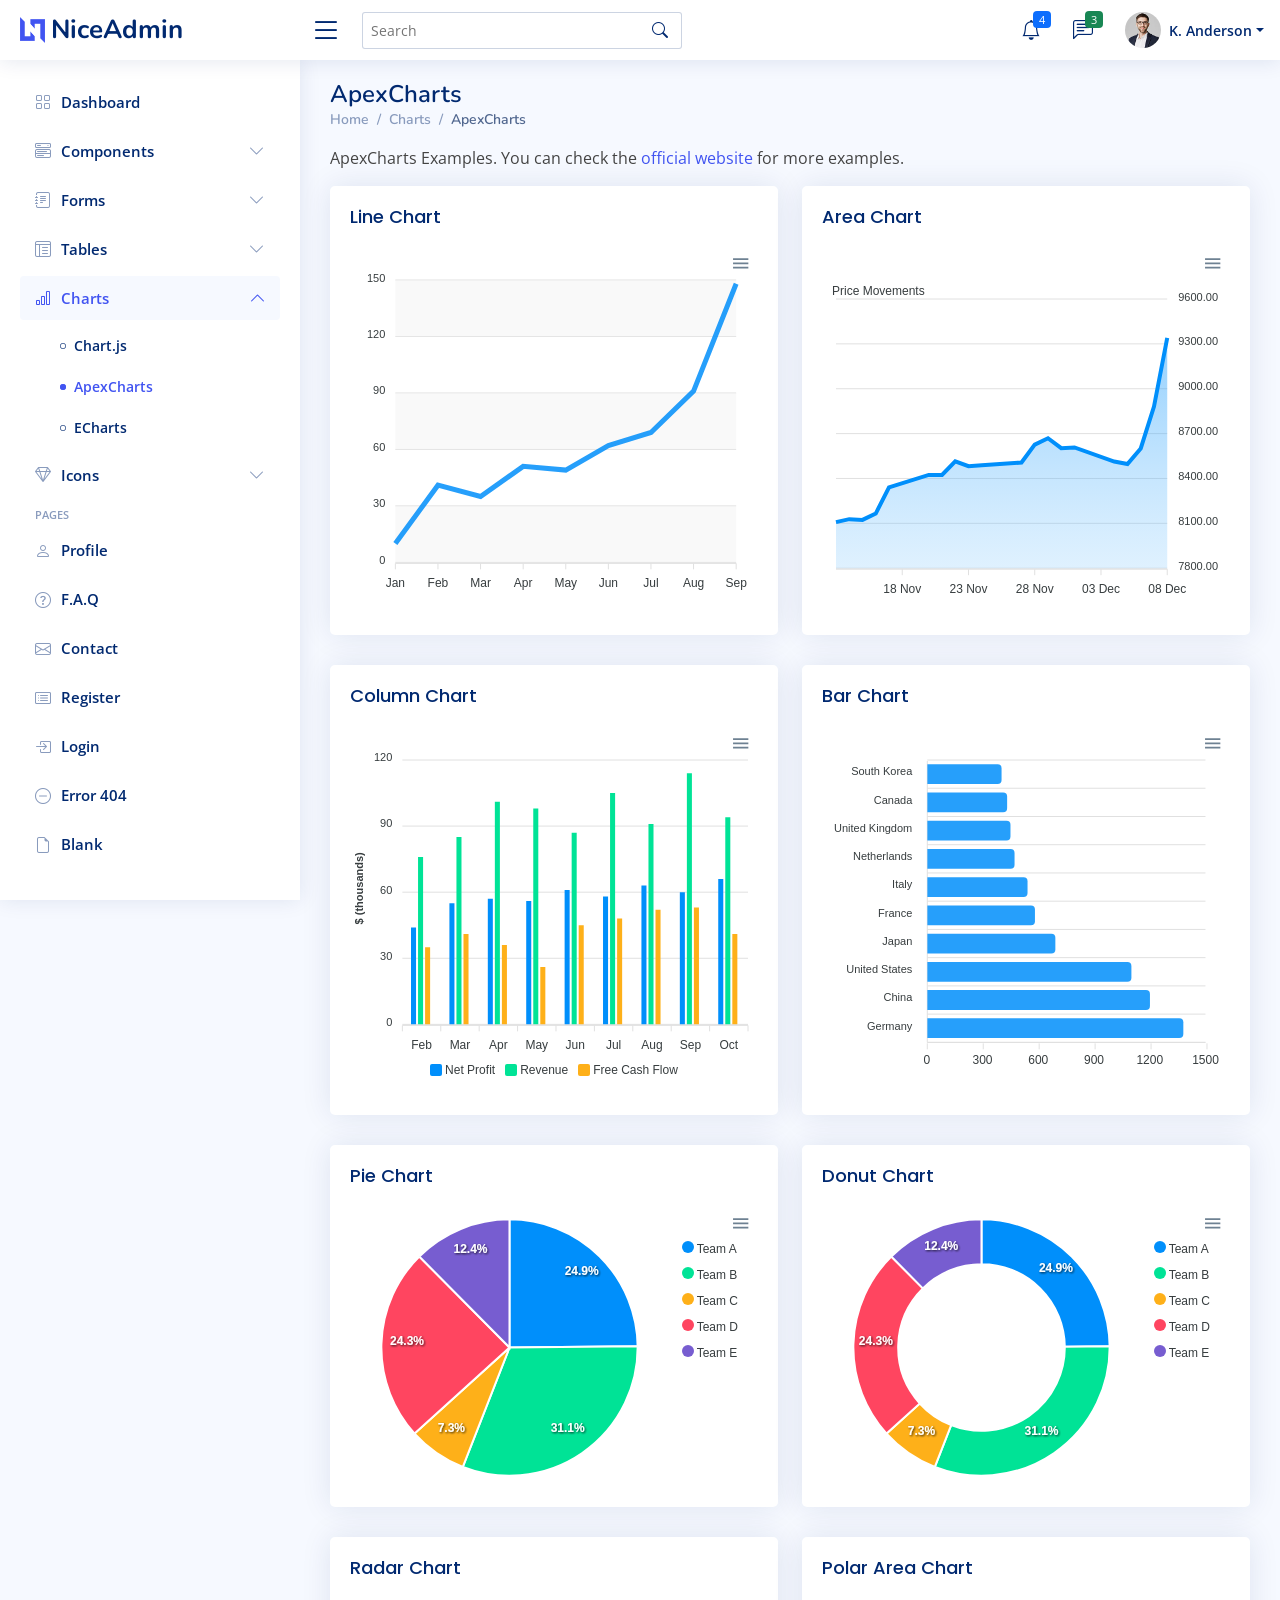
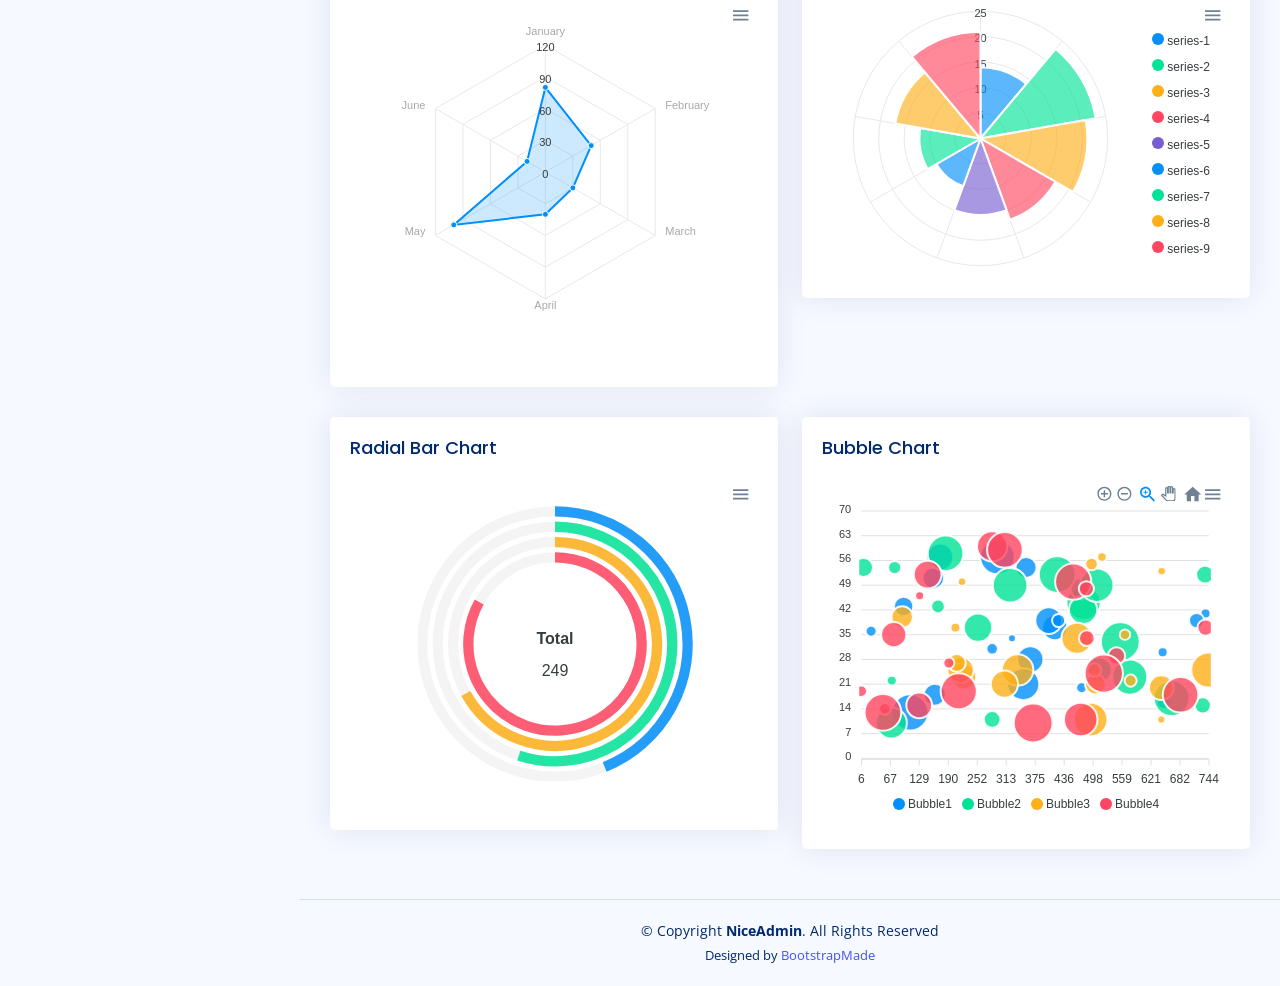
<file: templates/NiceAdmin/charts-apexcharts.html>
<!DOCTYPE html>
<html lang="en">

<head>
  <meta charset="utf-8">
  <meta content="width=device-width, initial-scale=1.0" name="viewport">

  <title>Charts / ApexCharts - NiceAdmin Bootstrap Template</title>
  <meta content="" name="description">
  <meta content="" name="keywords">

  <!-- Favicons -->
  <link href="assets/img/favicon.png" rel="icon">
  <link href="assets/img/apple-touch-icon.png" rel="apple-touch-icon">

  <!-- Google Fonts -->
  <link href="https://fonts.gstatic.com" rel="preconnect">
  <link href="https://fonts.googleapis.com/css?family=Open+Sans:300,300i,400,400i,600,600i,700,700i|Nunito:300,300i,400,400i,600,600i,700,700i|Poppins:300,300i,400,400i,500,500i,600,600i,700,700i" rel="stylesheet">

  <!-- Vendor CSS Files -->
  <link href="assets/vendor/bootstrap/css/bootstrap.min.css" rel="stylesheet">
  <link href="assets/vendor/bootstrap-icons/bootstrap-icons.css" rel="stylesheet">
  <link href="assets/vendor/boxicons/css/boxicons.min.css" rel="stylesheet">
  <link href="assets/vendor/quill/quill.snow.css" rel="stylesheet">
  <link href="assets/vendor/quill/quill.bubble.css" rel="stylesheet">
  <link href="assets/vendor/remixicon/remixicon.css" rel="stylesheet">
  <link href="assets/vendor/simple-datatables/style.css" rel="stylesheet">

  <!-- Template Main CSS File -->
  <link href="assets/css/style.css" rel="stylesheet">

  <!-- =======================================================
  * Template Name: NiceAdmin - v2.2.2
  * Template URL: https://bootstrapmade.com/nice-admin-bootstrap-admin-html-template/
  * Author: BootstrapMade.com
  * License: https://bootstrapmade.com/license/
  ======================================================== -->
</head>

<body>

  <!-- ======= Header ======= -->
  <header id="header" class="header fixed-top d-flex align-items-center">

    <div class="d-flex align-items-center justify-content-between">
      <a href="index.html" class="logo d-flex align-items-center">
        <img src="assets/img/logo.png" alt="">
        <span class="d-none d-lg-block">NiceAdmin</span>
      </a>
      <i class="bi bi-list toggle-sidebar-btn"></i>
    </div><!-- End Logo -->

    <div class="search-bar">
      <form class="search-form d-flex align-items-center" method="POST" action="#">
        <input type="text" name="query" placeholder="Search" title="Enter search keyword">
        <button type="submit" title="Search"><i class="bi bi-search"></i></button>
      </form>
    </div><!-- End Search Bar -->

    <nav class="header-nav ms-auto">
      <ul class="d-flex align-items-center">

        <li class="nav-item d-block d-lg-none">
          <a class="nav-link nav-icon search-bar-toggle " href="#">
            <i class="bi bi-search"></i>
          </a>
        </li><!-- End Search Icon-->

        <li class="nav-item dropdown">

          <a class="nav-link nav-icon" href="#" data-bs-toggle="dropdown">
            <i class="bi bi-bell"></i>
            <span class="badge bg-primary badge-number">4</span>
          </a><!-- End Notification Icon -->

          <ul class="dropdown-menu dropdown-menu-end dropdown-menu-arrow notifications">
            <li class="dropdown-header">
              You have 4 new notifications
              <a href="#"><span class="badge rounded-pill bg-primary p-2 ms-2">View all</span></a>
            </li>
            <li>
              <hr class="dropdown-divider">
            </li>

            <li class="notification-item">
              <i class="bi bi-exclamation-circle text-warning"></i>
              <div>
                <h4>Lorem Ipsum</h4>
                <p>Quae dolorem earum veritatis oditseno</p>
                <p>30 min. ago</p>
              </div>
            </li>

            <li>
              <hr class="dropdown-divider">
            </li>

            <li class="notification-item">
              <i class="bi bi-x-circle text-danger"></i>
              <div>
                <h4>Atque rerum nesciunt</h4>
                <p>Quae dolorem earum veritatis oditseno</p>
                <p>1 hr. ago</p>
              </div>
            </li>

            <li>
              <hr class="dropdown-divider">
            </li>

            <li class="notification-item">
              <i class="bi bi-check-circle text-success"></i>
              <div>
                <h4>Sit rerum fuga</h4>
                <p>Quae dolorem earum veritatis oditseno</p>
                <p>2 hrs. ago</p>
              </div>
            </li>

            <li>
              <hr class="dropdown-divider">
            </li>

            <li class="notification-item">
              <i class="bi bi-info-circle text-primary"></i>
              <div>
                <h4>Dicta reprehenderit</h4>
                <p>Quae dolorem earum veritatis oditseno</p>
                <p>4 hrs. ago</p>
              </div>
            </li>

            <li>
              <hr class="dropdown-divider">
            </li>
            <li class="dropdown-footer">
              <a href="#">Show all notifications</a>
            </li>

          </ul><!-- End Notification Dropdown Items -->

        </li><!-- End Notification Nav -->

        <li class="nav-item dropdown">

          <a class="nav-link nav-icon" href="#" data-bs-toggle="dropdown">
            <i class="bi bi-chat-left-text"></i>
            <span class="badge bg-success badge-number">3</span>
          </a><!-- End Messages Icon -->

          <ul class="dropdown-menu dropdown-menu-end dropdown-menu-arrow messages">
            <li class="dropdown-header">
              You have 3 new messages
              <a href="#"><span class="badge rounded-pill bg-primary p-2 ms-2">View all</span></a>
            </li>
            <li>
              <hr class="dropdown-divider">
            </li>

            <li class="message-item">
              <a href="#">
                <img src="assets/img/messages-1.jpg" alt="" class="rounded-circle">
                <div>
                  <h4>Maria Hudson</h4>
                  <p>Velit asperiores et ducimus soluta repudiandae labore officia est ut...</p>
                  <p>4 hrs. ago</p>
                </div>
              </a>
            </li>
            <li>
              <hr class="dropdown-divider">
            </li>

            <li class="message-item">
              <a href="#">
                <img src="assets/img/messages-2.jpg" alt="" class="rounded-circle">
                <div>
                  <h4>Anna Nelson</h4>
                  <p>Velit asperiores et ducimus soluta repudiandae labore officia est ut...</p>
                  <p>6 hrs. ago</p>
                </div>
              </a>
            </li>
            <li>
              <hr class="dropdown-divider">
            </li>

            <li class="message-item">
              <a href="#">
                <img src="assets/img/messages-3.jpg" alt="" class="rounded-circle">
                <div>
                  <h4>David Muldon</h4>
                  <p>Velit asperiores et ducimus soluta repudiandae labore officia est ut...</p>
                  <p>8 hrs. ago</p>
                </div>
              </a>
            </li>
            <li>
              <hr class="dropdown-divider">
            </li>

            <li class="dropdown-footer">
              <a href="#">Show all messages</a>
            </li>

          </ul><!-- End Messages Dropdown Items -->

        </li><!-- End Messages Nav -->

        <li class="nav-item dropdown pe-3">

          <a class="nav-link nav-profile d-flex align-items-center pe-0" href="#" data-bs-toggle="dropdown">
            <img src="assets/img/profile-img.jpg" alt="Profile" class="rounded-circle">
            <span class="d-none d-md-block dropdown-toggle ps-2">K. Anderson</span>
          </a><!-- End Profile Iamge Icon -->

          <ul class="dropdown-menu dropdown-menu-end dropdown-menu-arrow profile">
            <li class="dropdown-header">
              <h6>Kevin Anderson</h6>
              <span>Web Designer</span>
            </li>
            <li>
              <hr class="dropdown-divider">
            </li>

            <li>
              <a class="dropdown-item d-flex align-items-center" href="users-profile.html">
                <i class="bi bi-person"></i>
                <span>My Profile</span>
              </a>
            </li>
            <li>
              <hr class="dropdown-divider">
            </li>

            <li>
              <a class="dropdown-item d-flex align-items-center" href="users-profile.html">
                <i class="bi bi-gear"></i>
                <span>Account Settings</span>
              </a>
            </li>
            <li>
              <hr class="dropdown-divider">
            </li>

            <li>
              <a class="dropdown-item d-flex align-items-center" href="pages-faq.html">
                <i class="bi bi-question-circle"></i>
                <span>Need Help?</span>
              </a>
            </li>
            <li>
              <hr class="dropdown-divider">
            </li>

            <li>
              <a class="dropdown-item d-flex align-items-center" href="#">
                <i class="bi bi-box-arrow-right"></i>
                <span>Sign Out</span>
              </a>
            </li>

          </ul><!-- End Profile Dropdown Items -->
        </li><!-- End Profile Nav -->

      </ul>
    </nav><!-- End Icons Navigation -->

  </header><!-- End Header -->

  <!-- ======= Sidebar ======= -->
  <aside id="sidebar" class="sidebar">

    <ul class="sidebar-nav" id="sidebar-nav">

      <li class="nav-item">
        <a class="nav-link collapsed" href="index.html">
          <i class="bi bi-grid"></i>
          <span>Dashboard</span>
        </a>
      </li><!-- End Dashboard Nav -->

      <li class="nav-item">
        <a class="nav-link collapsed" data-bs-target="#components-nav" data-bs-toggle="collapse" href="#">
          <i class="bi bi-menu-button-wide"></i><span>Components</span><i class="bi bi-chevron-down ms-auto"></i>
        </a>
        <ul id="components-nav" class="nav-content collapse " data-bs-parent="#sidebar-nav">
          <li>
            <a href="components-alerts.html">
              <i class="bi bi-circle"></i><span>Alerts</span>
            </a>
          </li>
          <li>
            <a href="components-accordion.html">
              <i class="bi bi-circle"></i><span>Accordion</span>
            </a>
          </li>
          <li>
            <a href="components-badges.html">
              <i class="bi bi-circle"></i><span>Badges</span>
            </a>
          </li>
          <li>
            <a href="components-breadcrumbs.html">
              <i class="bi bi-circle"></i><span>Breadcrumbs</span>
            </a>
          </li>
          <li>
            <a href="components-buttons.html">
              <i class="bi bi-circle"></i><span>Buttons</span>
            </a>
          </li>
          <li>
            <a href="components-cards.html">
              <i class="bi bi-circle"></i><span>Cards</span>
            </a>
          </li>
          <li>
            <a href="components-carousel.html">
              <i class="bi bi-circle"></i><span>Carousel</span>
            </a>
          </li>
          <li>
            <a href="components-list-group.html">
              <i class="bi bi-circle"></i><span>List group</span>
            </a>
          </li>
          <li>
            <a href="components-modal.html">
              <i class="bi bi-circle"></i><span>Modal</span>
            </a>
          </li>
          <li>
            <a href="components-tabs.html">
              <i class="bi bi-circle"></i><span>Tabs</span>
            </a>
          </li>
          <li>
            <a href="components-pagination.html">
              <i class="bi bi-circle"></i><span>Pagination</span>
            </a>
          </li>
          <li>
            <a href="components-progress.html">
              <i class="bi bi-circle"></i><span>Progress</span>
            </a>
          </li>
          <li>
            <a href="components-spinners.html">
              <i class="bi bi-circle"></i><span>Spinners</span>
            </a>
          </li>
          <li>
            <a href="components-tooltips.html">
              <i class="bi bi-circle"></i><span>Tooltips</span>
            </a>
          </li>
        </ul>
      </li><!-- End Components Nav -->

      <li class="nav-item">
        <a class="nav-link collapsed" data-bs-target="#forms-nav" data-bs-toggle="collapse" href="#">
          <i class="bi bi-journal-text"></i><span>Forms</span><i class="bi bi-chevron-down ms-auto"></i>
        </a>
        <ul id="forms-nav" class="nav-content collapse " data-bs-parent="#sidebar-nav">
          <li>
            <a href="forms-elements.html">
              <i class="bi bi-circle"></i><span>Form Elements</span>
            </a>
          </li>
          <li>
            <a href="forms-layouts.html">
              <i class="bi bi-circle"></i><span>Form Layouts</span>
            </a>
          </li>
          <li>
            <a href="forms-editors.html">
              <i class="bi bi-circle"></i><span>Form Editors</span>
            </a>
          </li>
          <li>
            <a href="forms-validation.html">
              <i class="bi bi-circle"></i><span>Form Validation</span>
            </a>
          </li>
        </ul>
      </li><!-- End Forms Nav -->

      <li class="nav-item">
        <a class="nav-link collapsed" data-bs-target="#tables-nav" data-bs-toggle="collapse" href="#">
          <i class="bi bi-layout-text-window-reverse"></i><span>Tables</span><i class="bi bi-chevron-down ms-auto"></i>
        </a>
        <ul id="tables-nav" class="nav-content collapse " data-bs-parent="#sidebar-nav">
          <li>
            <a href="tables-general.html">
              <i class="bi bi-circle"></i><span>General Tables</span>
            </a>
          </li>
          <li>
            <a href="tables-data.html">
              <i class="bi bi-circle"></i><span>Data Tables</span>
            </a>
          </li>
        </ul>
      </li><!-- End Tables Nav -->

      <li class="nav-item">
        <a class="nav-link " data-bs-target="#charts-nav" data-bs-toggle="collapse" href="#">
          <i class="bi bi-bar-chart"></i><span>Charts</span><i class="bi bi-chevron-down ms-auto"></i>
        </a>
        <ul id="charts-nav" class="nav-content collapse show" data-bs-parent="#sidebar-nav">
          <li>
            <a href="charts-chartjs.html">
              <i class="bi bi-circle"></i><span>Chart.js</span>
            </a>
          </li>
          <li>
            <a href="charts-apexcharts.html" class="active">
              <i class="bi bi-circle"></i><span>ApexCharts</span>
            </a>
          </li>
          <li>
            <a href="charts-echarts.html">
              <i class="bi bi-circle"></i><span>ECharts</span>
            </a>
          </li>
        </ul>
      </li><!-- End Charts Nav -->

      <li class="nav-item">
        <a class="nav-link collapsed" data-bs-target="#icons-nav" data-bs-toggle="collapse" href="#">
          <i class="bi bi-gem"></i><span>Icons</span><i class="bi bi-chevron-down ms-auto"></i>
        </a>
        <ul id="icons-nav" class="nav-content collapse " data-bs-parent="#sidebar-nav">
          <li>
            <a href="icons-bootstrap.html">
              <i class="bi bi-circle"></i><span>Bootstrap Icons</span>
            </a>
          </li>
          <li>
            <a href="icons-remix.html">
              <i class="bi bi-circle"></i><span>Remix Icons</span>
            </a>
          </li>
          <li>
            <a href="icons-boxicons.html">
              <i class="bi bi-circle"></i><span>Boxicons</span>
            </a>
          </li>
        </ul>
      </li><!-- End Icons Nav -->

      <li class="nav-heading">Pages</li>

      <li class="nav-item">
        <a class="nav-link collapsed" href="users-profile.html">
          <i class="bi bi-person"></i>
          <span>Profile</span>
        </a>
      </li><!-- End Profile Page Nav -->

      <li class="nav-item">
        <a class="nav-link collapsed" href="pages-faq.html">
          <i class="bi bi-question-circle"></i>
          <span>F.A.Q</span>
        </a>
      </li><!-- End F.A.Q Page Nav -->

      <li class="nav-item">
        <a class="nav-link collapsed" href="pages-contact.html">
          <i class="bi bi-envelope"></i>
          <span>Contact</span>
        </a>
      </li><!-- End Contact Page Nav -->

      <li class="nav-item">
        <a class="nav-link collapsed" href="pages-register.html">
          <i class="bi bi-card-list"></i>
          <span>Register</span>
        </a>
      </li><!-- End Register Page Nav -->

      <li class="nav-item">
        <a class="nav-link collapsed" href="pages-login.html">
          <i class="bi bi-box-arrow-in-right"></i>
          <span>Login</span>
        </a>
      </li><!-- End Login Page Nav -->

      <li class="nav-item">
        <a class="nav-link collapsed" href="pages-error-404.html">
          <i class="bi bi-dash-circle"></i>
          <span>Error 404</span>
        </a>
      </li><!-- End Error 404 Page Nav -->

      <li class="nav-item">
        <a class="nav-link collapsed" href="pages-blank.html">
          <i class="bi bi-file-earmark"></i>
          <span>Blank</span>
        </a>
      </li><!-- End Blank Page Nav -->

    </ul>

  </aside><!-- End Sidebar-->

  <main id="main" class="main">

    <div class="pagetitle">
      <h1>ApexCharts</h1>
      <nav>
        <ol class="breadcrumb">
          <li class="breadcrumb-item"><a href="index.html">Home</a></li>
          <li class="breadcrumb-item">Charts</li>
          <li class="breadcrumb-item active">ApexCharts</li>
        </ol>
      </nav>
    </div><!-- End Page Title -->

    <p>ApexCharts Examples. You can check the <a href="https://apexcharts.com/javascript-chart-demos/" target="_blank">official website</a> for more examples.</p>

    <section class="section">
      <div class="row">

        <div class="col-lg-6">
          <div class="card">
            <div class="card-body">
              <h5 class="card-title">Line Chart</h5>

              <!-- Line Chart -->
              <div id="lineChart"></div>

              <script>
                document.addEventListener("DOMContentLoaded", () => {
                  new ApexCharts(document.querySelector("#lineChart"), {
                    series: [{
                      name: "Desktops",
                      data: [10, 41, 35, 51, 49, 62, 69, 91, 148]
                    }],
                    chart: {
                      height: 350,
                      type: 'line',
                      zoom: {
                        enabled: false
                      }
                    },
                    dataLabels: {
                      enabled: false
                    },
                    stroke: {
                      curve: 'straight'
                    },
                    grid: {
                      row: {
                        colors: ['#f3f3f3', 'transparent'], // takes an array which will be repeated on columns
                        opacity: 0.5
                      },
                    },
                    xaxis: {
                      categories: ['Jan', 'Feb', 'Mar', 'Apr', 'May', 'Jun', 'Jul', 'Aug', 'Sep'],
                    }
                  }).render();
                });
              </script>
              <!-- End Line Chart -->

            </div>
          </div>
        </div>

        <div class="col-lg-6">
          <div class="card">
            <div class="card-body">
              <h5 class="card-title">Area Chart</h5>

              <!-- Area Chart -->
              <div id="areaChart"></div>

              <script>
                document.addEventListener("DOMContentLoaded", () => {
                  const series = {
                    "monthDataSeries1": {
                      "prices": [
                        8107.85,
                        8128.0,
                        8122.9,
                        8165.5,
                        8340.7,
                        8423.7,
                        8423.5,
                        8514.3,
                        8481.85,
                        8487.7,
                        8506.9,
                        8626.2,
                        8668.95,
                        8602.3,
                        8607.55,
                        8512.9,
                        8496.25,
                        8600.65,
                        8881.1,
                        9340.85
                      ],
                      "dates": [
                        "13 Nov 2017",
                        "14 Nov 2017",
                        "15 Nov 2017",
                        "16 Nov 2017",
                        "17 Nov 2017",
                        "20 Nov 2017",
                        "21 Nov 2017",
                        "22 Nov 2017",
                        "23 Nov 2017",
                        "24 Nov 2017",
                        "27 Nov 2017",
                        "28 Nov 2017",
                        "29 Nov 2017",
                        "30 Nov 2017",
                        "01 Dec 2017",
                        "04 Dec 2017",
                        "05 Dec 2017",
                        "06 Dec 2017",
                        "07 Dec 2017",
                        "08 Dec 2017"
                      ]
                    },
                    "monthDataSeries2": {
                      "prices": [
                        8423.7,
                        8423.5,
                        8514.3,
                        8481.85,
                        8487.7,
                        8506.9,
                        8626.2,
                        8668.95,
                        8602.3,
                        8607.55,
                        8512.9,
                        8496.25,
                        8600.65,
                        8881.1,
                        9040.85,
                        8340.7,
                        8165.5,
                        8122.9,
                        8107.85,
                        8128.0
                      ],
                      "dates": [
                        "13 Nov 2017",
                        "14 Nov 2017",
                        "15 Nov 2017",
                        "16 Nov 2017",
                        "17 Nov 2017",
                        "20 Nov 2017",
                        "21 Nov 2017",
                        "22 Nov 2017",
                        "23 Nov 2017",
                        "24 Nov 2017",
                        "27 Nov 2017",
                        "28 Nov 2017",
                        "29 Nov 2017",
                        "30 Nov 2017",
                        "01 Dec 2017",
                        "04 Dec 2017",
                        "05 Dec 2017",
                        "06 Dec 2017",
                        "07 Dec 2017",
                        "08 Dec 2017"
                      ]
                    },
                    "monthDataSeries3": {
                      "prices": [
                        7114.25,
                        7126.6,
                        7116.95,
                        7203.7,
                        7233.75,
                        7451.0,
                        7381.15,
                        7348.95,
                        7347.75,
                        7311.25,
                        7266.4,
                        7253.25,
                        7215.45,
                        7266.35,
                        7315.25,
                        7237.2,
                        7191.4,
                        7238.95,
                        7222.6,
                        7217.9,
                        7359.3,
                        7371.55,
                        7371.15,
                        7469.2,
                        7429.25,
                        7434.65,
                        7451.1,
                        7475.25,
                        7566.25,
                        7556.8,
                        7525.55,
                        7555.45,
                        7560.9,
                        7490.7,
                        7527.6,
                        7551.9,
                        7514.85,
                        7577.95,
                        7592.3,
                        7621.95,
                        7707.95,
                        7859.1,
                        7815.7,
                        7739.0,
                        7778.7,
                        7839.45,
                        7756.45,
                        7669.2,
                        7580.45,
                        7452.85,
                        7617.25,
                        7701.6,
                        7606.8,
                        7620.05,
                        7513.85,
                        7498.45,
                        7575.45,
                        7601.95,
                        7589.1,
                        7525.85,
                        7569.5,
                        7702.5,
                        7812.7,
                        7803.75,
                        7816.3,
                        7851.15,
                        7912.2,
                        7972.8,
                        8145.0,
                        8161.1,
                        8121.05,
                        8071.25,
                        8088.2,
                        8154.45,
                        8148.3,
                        8122.05,
                        8132.65,
                        8074.55,
                        7952.8,
                        7885.55,
                        7733.9,
                        7897.15,
                        7973.15,
                        7888.5,
                        7842.8,
                        7838.4,
                        7909.85,
                        7892.75,
                        7897.75,
                        7820.05,
                        7904.4,
                        7872.2,
                        7847.5,
                        7849.55,
                        7789.6,
                        7736.35,
                        7819.4,
                        7875.35,
                        7871.8,
                        8076.5,
                        8114.8,
                        8193.55,
                        8217.1,
                        8235.05,
                        8215.3,
                        8216.4,
                        8301.55,
                        8235.25,
                        8229.75,
                        8201.95,
                        8164.95,
                        8107.85,
                        8128.0,
                        8122.9,
                        8165.5,
                        8340.7,
                        8423.7,
                        8423.5,
                        8514.3,
                        8481.85,
                        8487.7,
                        8506.9,
                        8626.2
                      ],
                      "dates": [
                        "02 Jun 2017",
                        "05 Jun 2017",
                        "06 Jun 2017",
                        "07 Jun 2017",
                        "08 Jun 2017",
                        "09 Jun 2017",
                        "12 Jun 2017",
                        "13 Jun 2017",
                        "14 Jun 2017",
                        "15 Jun 2017",
                        "16 Jun 2017",
                        "19 Jun 2017",
                        "20 Jun 2017",
                        "21 Jun 2017",
                        "22 Jun 2017",
                        "23 Jun 2017",
                        "27 Jun 2017",
                        "28 Jun 2017",
                        "29 Jun 2017",
                        "30 Jun 2017",
                        "03 Jul 2017",
                        "04 Jul 2017",
                        "05 Jul 2017",
                        "06 Jul 2017",
                        "07 Jul 2017",
                        "10 Jul 2017",
                        "11 Jul 2017",
                        "12 Jul 2017",
                        "13 Jul 2017",
                        "14 Jul 2017",
                        "17 Jul 2017",
                        "18 Jul 2017",
                        "19 Jul 2017",
                        "20 Jul 2017",
                        "21 Jul 2017",
                        "24 Jul 2017",
                        "25 Jul 2017",
                        "26 Jul 2017",
                        "27 Jul 2017",
                        "28 Jul 2017",
                        "31 Jul 2017",
                        "01 Aug 2017",
                        "02 Aug 2017",
                        "03 Aug 2017",
                        "04 Aug 2017",
                        "07 Aug 2017",
                        "08 Aug 2017",
                        "09 Aug 2017",
                        "10 Aug 2017",
                        "11 Aug 2017",
                        "14 Aug 2017",
                        "16 Aug 2017",
                        "17 Aug 2017",
                        "18 Aug 2017",
                        "21 Aug 2017",
                        "22 Aug 2017",
                        "23 Aug 2017",
                        "24 Aug 2017",
                        "28 Aug 2017",
                        "29 Aug 2017",
                        "30 Aug 2017",
                        "31 Aug 2017",
                        "01 Sep 2017",
                        "04 Sep 2017",
                        "05 Sep 2017",
                        "06 Sep 2017",
                        "07 Sep 2017",
                        "08 Sep 2017",
                        "11 Sep 2017",
                        "12 Sep 2017",
                        "13 Sep 2017",
                        "14 Sep 2017",
                        "15 Sep 2017",
                        "18 Sep 2017",
                        "19 Sep 2017",
                        "20 Sep 2017",
                        "21 Sep 2017",
                        "22 Sep 2017",
                        "25 Sep 2017",
                        "26 Sep 2017",
                        "27 Sep 2017",
                        "28 Sep 2017",
                        "29 Sep 2017",
                        "03 Oct 2017",
                        "04 Oct 2017",
                        "05 Oct 2017",
                        "06 Oct 2017",
                        "09 Oct 2017",
                        "10 Oct 2017",
                        "11 Oct 2017",
                        "12 Oct 2017",
                        "13 Oct 2017",
                        "16 Oct 2017",
                        "17 Oct 2017",
                        "18 Oct 2017",
                        "19 Oct 2017",
                        "23 Oct 2017",
                        "24 Oct 2017",
                        "25 Oct 2017",
                        "26 Oct 2017",
                        "27 Oct 2017",
                        "30 Oct 2017",
                        "31 Oct 2017",
                        "01 Nov 2017",
                        "02 Nov 2017",
                        "03 Nov 2017",
                        "06 Nov 2017",
                        "07 Nov 2017",
                        "08 Nov 2017",
                        "09 Nov 2017",
                        "10 Nov 2017",
                        "13 Nov 2017",
                        "14 Nov 2017",
                        "15 Nov 2017",
                        "16 Nov 2017",
                        "17 Nov 2017",
                        "20 Nov 2017",
                        "21 Nov 2017",
                        "22 Nov 2017",
                        "23 Nov 2017",
                        "24 Nov 2017",
                        "27 Nov 2017",
                        "28 Nov 2017"
                      ]
                    }
                  }
                  new ApexCharts(document.querySelector("#areaChart"), {
                    series: [{
                      name: "STOCK ABC",
                      data: series.monthDataSeries1.prices
                    }],
                    chart: {
                      type: 'area',
                      height: 350,
                      zoom: {
                        enabled: false
                      }
                    },
                    dataLabels: {
                      enabled: false
                    },
                    stroke: {
                      curve: 'straight'
                    },
                    subtitle: {
                      text: 'Price Movements',
                      align: 'left'
                    },
                    labels: series.monthDataSeries1.dates,
                    xaxis: {
                      type: 'datetime',
                    },
                    yaxis: {
                      opposite: true
                    },
                    legend: {
                      horizontalAlign: 'left'
                    }
                  }).render();
                });
              </script>
              <!-- End Area Chart -->

            </div>
          </div>
        </div>

        <div class="col-lg-6">
          <div class="card">
            <div class="card-body">
              <h5 class="card-title">Column Chart</h5>

              <!-- Column Chart -->
              <div id="columnChart"></div>

              <script>
                document.addEventListener("DOMContentLoaded", () => {
                  new ApexCharts(document.querySelector("#columnChart"), {
                    series: [{
                      name: 'Net Profit',
                      data: [44, 55, 57, 56, 61, 58, 63, 60, 66]
                    }, {
                      name: 'Revenue',
                      data: [76, 85, 101, 98, 87, 105, 91, 114, 94]
                    }, {
                      name: 'Free Cash Flow',
                      data: [35, 41, 36, 26, 45, 48, 52, 53, 41]
                    }],
                    chart: {
                      type: 'bar',
                      height: 350
                    },
                    plotOptions: {
                      bar: {
                        horizontal: false,
                        columnWidth: '55%',
                        endingShape: 'rounded'
                      },
                    },
                    dataLabels: {
                      enabled: false
                    },
                    stroke: {
                      show: true,
                      width: 2,
                      colors: ['transparent']
                    },
                    xaxis: {
                      categories: ['Feb', 'Mar', 'Apr', 'May', 'Jun', 'Jul', 'Aug', 'Sep', 'Oct'],
                    },
                    yaxis: {
                      title: {
                        text: '$ (thousands)'
                      }
                    },
                    fill: {
                      opacity: 1
                    },
                    tooltip: {
                      y: {
                        formatter: function(val) {
                          return "$ " + val + " thousands"
                        }
                      }
                    }
                  }).render();
                });
              </script>
              <!-- End Column Chart -->

            </div>
          </div>
        </div>

        <div class="col-lg-6">
          <div class="card">
            <div class="card-body">
              <h5 class="card-title">Bar Chart</h5>

              <!-- Bar Chart -->
              <div id="barChart"></div>

              <script>
                document.addEventListener("DOMContentLoaded", () => {
                  new ApexCharts(document.querySelector("#barChart"), {
                    series: [{
                      data: [400, 430, 448, 470, 540, 580, 690, 1100, 1200, 1380]
                    }],
                    chart: {
                      type: 'bar',
                      height: 350
                    },
                    plotOptions: {
                      bar: {
                        borderRadius: 4,
                        horizontal: true,
                      }
                    },
                    dataLabels: {
                      enabled: false
                    },
                    xaxis: {
                      categories: ['South Korea', 'Canada', 'United Kingdom', 'Netherlands', 'Italy', 'France', 'Japan',
                        'United States', 'China', 'Germany'
                      ],
                    }
                  }).render();
                });
              </script>
              <!-- End Bar Chart -->

            </div>
          </div>
        </div>

        <div class="col-lg-6">
          <div class="card">
            <div class="card-body">
              <h5 class="card-title">Pie Chart</h5>

              <!-- Pie Chart -->
              <div id="pieChart"></div>

              <script>
                document.addEventListener("DOMContentLoaded", () => {
                  new ApexCharts(document.querySelector("#pieChart"), {
                    series: [44, 55, 13, 43, 22],
                    chart: {
                      height: 350,
                      type: 'pie',
                      toolbar: {
                        show: true
                      }
                    },
                    labels: ['Team A', 'Team B', 'Team C', 'Team D', 'Team E']
                  }).render();
                });
              </script>
              <!-- End Pie Chart -->

            </div>
          </div>
        </div>

        <div class="col-lg-6">
          <div class="card">
            <div class="card-body">
              <h5 class="card-title">Donut Chart</h5>

              <!-- Donut Chart -->
              <div id="donutChart"></div>

              <script>
                document.addEventListener("DOMContentLoaded", () => {
                  new ApexCharts(document.querySelector("#donutChart"), {
                    series: [44, 55, 13, 43, 22],
                    chart: {
                      height: 350,
                      type: 'donut',
                      toolbar: {
                        show: true
                      }
                    },
                    labels: ['Team A', 'Team B', 'Team C', 'Team D', 'Team E'],
                  }).render();
                });
              </script>
              <!-- End Donut Chart -->

            </div>
          </div>
        </div>

        <div class="col-lg-6">
          <div class="card">
            <div class="card-body">
              <h5 class="card-title">Radar Chart</h5>

              <!-- Radar Chart -->
              <div id="radarChart"></div>

              <script>
                document.addEventListener("DOMContentLoaded", () => {
                  new ApexCharts(document.querySelector("#radarChart"), {
                    series: [{
                      name: 'Series 1',
                      data: [80, 50, 30, 40, 100, 20],
                    }],
                    chart: {
                      height: 350,
                      type: 'radar',
                    },
                    xaxis: {
                      categories: ['January', 'February', 'March', 'April', 'May', 'June']
                    }
                  }).render();
                });
              </script>
              <!-- End Radar Chart -->

            </div>
          </div>
        </div>

        <div class="col-lg-6">
          <div class="card">
            <div class="card-body">
              <h5 class="card-title">Polar Area Chart</h5>

              <!-- Polar Area Chart -->
              <div id="polarAreaChart"></div>

              <script>
                document.addEventListener("DOMContentLoaded", () => {
                  new ApexCharts(document.querySelector("#polarAreaChart"), {
                    series: [14, 23, 21, 17, 15, 10, 12, 17, 21],
                    chart: {
                      type: 'polarArea',
                      height: 350,
                      toolbar: {
                        show: true
                      }
                    },
                    stroke: {
                      colors: ['#fff']
                    },
                    fill: {
                      opacity: 0.8
                    }
                  }).render();
                });
              </script>
              <!-- End Polar Area Chart -->

            </div>
          </div>
        </div>

        <div class="col-lg-6">
          <div class="card">
            <div class="card-body">
              <h5 class="card-title">Radial Bar Chart</h5>

              <!-- Radial Bar Chart -->
              <div id="radialBarChart"></div>

              <script>
                document.addEventListener("DOMContentLoaded", () => {
                  new ApexCharts(document.querySelector("#radialBarChart"), {
                    series: [44, 55, 67, 83],
                    chart: {
                      height: 350,
                      type: 'radialBar',
                      toolbar: {
                        show: true
                      }
                    },
                    plotOptions: {
                      radialBar: {
                        dataLabels: {
                          name: {
                            fontSize: '22px',
                          },
                          value: {
                            fontSize: '16px',
                          },
                          total: {
                            show: true,
                            label: 'Total',
                            formatter: function(w) {
                              // By default this function returns the average of all series. The below is just an example to show the use of custom formatter function
                              return 249
                            }
                          }
                        }
                      }
                    },
                    labels: ['Apples', 'Oranges', 'Bananas', 'Berries'],
                  }).render();
                });
              </script>
              <!-- End Radial Bar Chart -->

            </div>
          </div>
        </div>

        <div class="col-lg-6">
          <div class="card">
            <div class="card-body">
              <h5 class="card-title">Bubble Chart</h5>

              <!-- Bubble Chart -->
              <div id="bubbleChart"></div>

              <script>
                document.addEventListener("DOMContentLoaded", () => {
                  function generateData(baseval, count, yrange) {
                    var i = 0;
                    var series = [];
                    while (i < count) {
                      var x = Math.floor(Math.random() * (750 - 1 + 1)) + 1;;
                      var y = Math.floor(Math.random() * (yrange.max - yrange.min + 1)) + yrange.min;
                      var z = Math.floor(Math.random() * (75 - 15 + 1)) + 15;
                      series.push([x, y, z]);
                      baseval += 86400000;
                      i++;
                    }
                    return series;
                  }
                  new ApexCharts(document.querySelector("#bubbleChart"), {
                    series: [{
                        name: 'Bubble1',
                        data: generateData(new Date('11 Feb 2017 GMT').getTime(), 20, {
                          min: 10,
                          max: 60
                        })
                      },
                      {
                        name: 'Bubble2',
                        data: generateData(new Date('11 Feb 2017 GMT').getTime(), 20, {
                          min: 10,
                          max: 60
                        })
                      },
                      {
                        name: 'Bubble3',
                        data: generateData(new Date('11 Feb 2017 GMT').getTime(), 20, {
                          min: 10,
                          max: 60
                        })
                      },
                      {
                        name: 'Bubble4',
                        data: generateData(new Date('11 Feb 2017 GMT').getTime(), 20, {
                          min: 10,
                          max: 60
                        })
                      }
                    ],
                    chart: {
                      height: 333,
                      type: 'bubble',
                    },
                    dataLabels: {
                      enabled: false
                    },
                    fill: {
                      opacity: 0.8
                    },
                    xaxis: {
                      tickAmount: 12,
                      type: 'category',
                    },
                    yaxis: {
                      max: 70
                    }
                  }).render();
                });
              </script>
              <!-- End Bubble Chart -->

            </div>
          </div>
        </div>

      </div>
    </section>

  </main><!-- End #main -->

  <!-- ======= Footer ======= -->
  <footer id="footer" class="footer">
    <div class="copyright">
      &copy; Copyright <strong><span>NiceAdmin</span></strong>. All Rights Reserved
    </div>
    <div class="credits">
      <!-- All the links in the footer should remain intact. -->
      <!-- You can delete the links only if you purchased the pro version. -->
      <!-- Licensing information: https://bootstrapmade.com/license/ -->
      <!-- Purchase the pro version with working PHP/AJAX contact form: https://bootstrapmade.com/nice-admin-bootstrap-admin-html-template/ -->
      Designed by <a href="https://bootstrapmade.com/">BootstrapMade</a>
    </div>
  </footer><!-- End Footer -->

  <a href="#" class="back-to-top d-flex align-items-center justify-content-center"><i class="bi bi-arrow-up-short"></i></a>

  <!-- Vendor JS Files -->
  <script src="assets/vendor/apexcharts/apexcharts.min.js"></script>
  <script src="assets/vendor/bootstrap/js/bootstrap.bundle.min.js"></script>
  <script src="assets/vendor/chart.js/chart.min.js"></script>
  <script src="assets/vendor/echarts/echarts.min.js"></script>
  <script src="assets/vendor/quill/quill.min.js"></script>
  <script src="assets/vendor/simple-datatables/simple-datatables.js"></script>
  <script src="assets/vendor/tinymce/tinymce.min.js"></script>
  <script src="assets/vendor/php-email-form/validate.js"></script>

  <!-- Template Main JS File -->
  <script src="assets/js/main.js"></script>

</body>

</html>
</file>
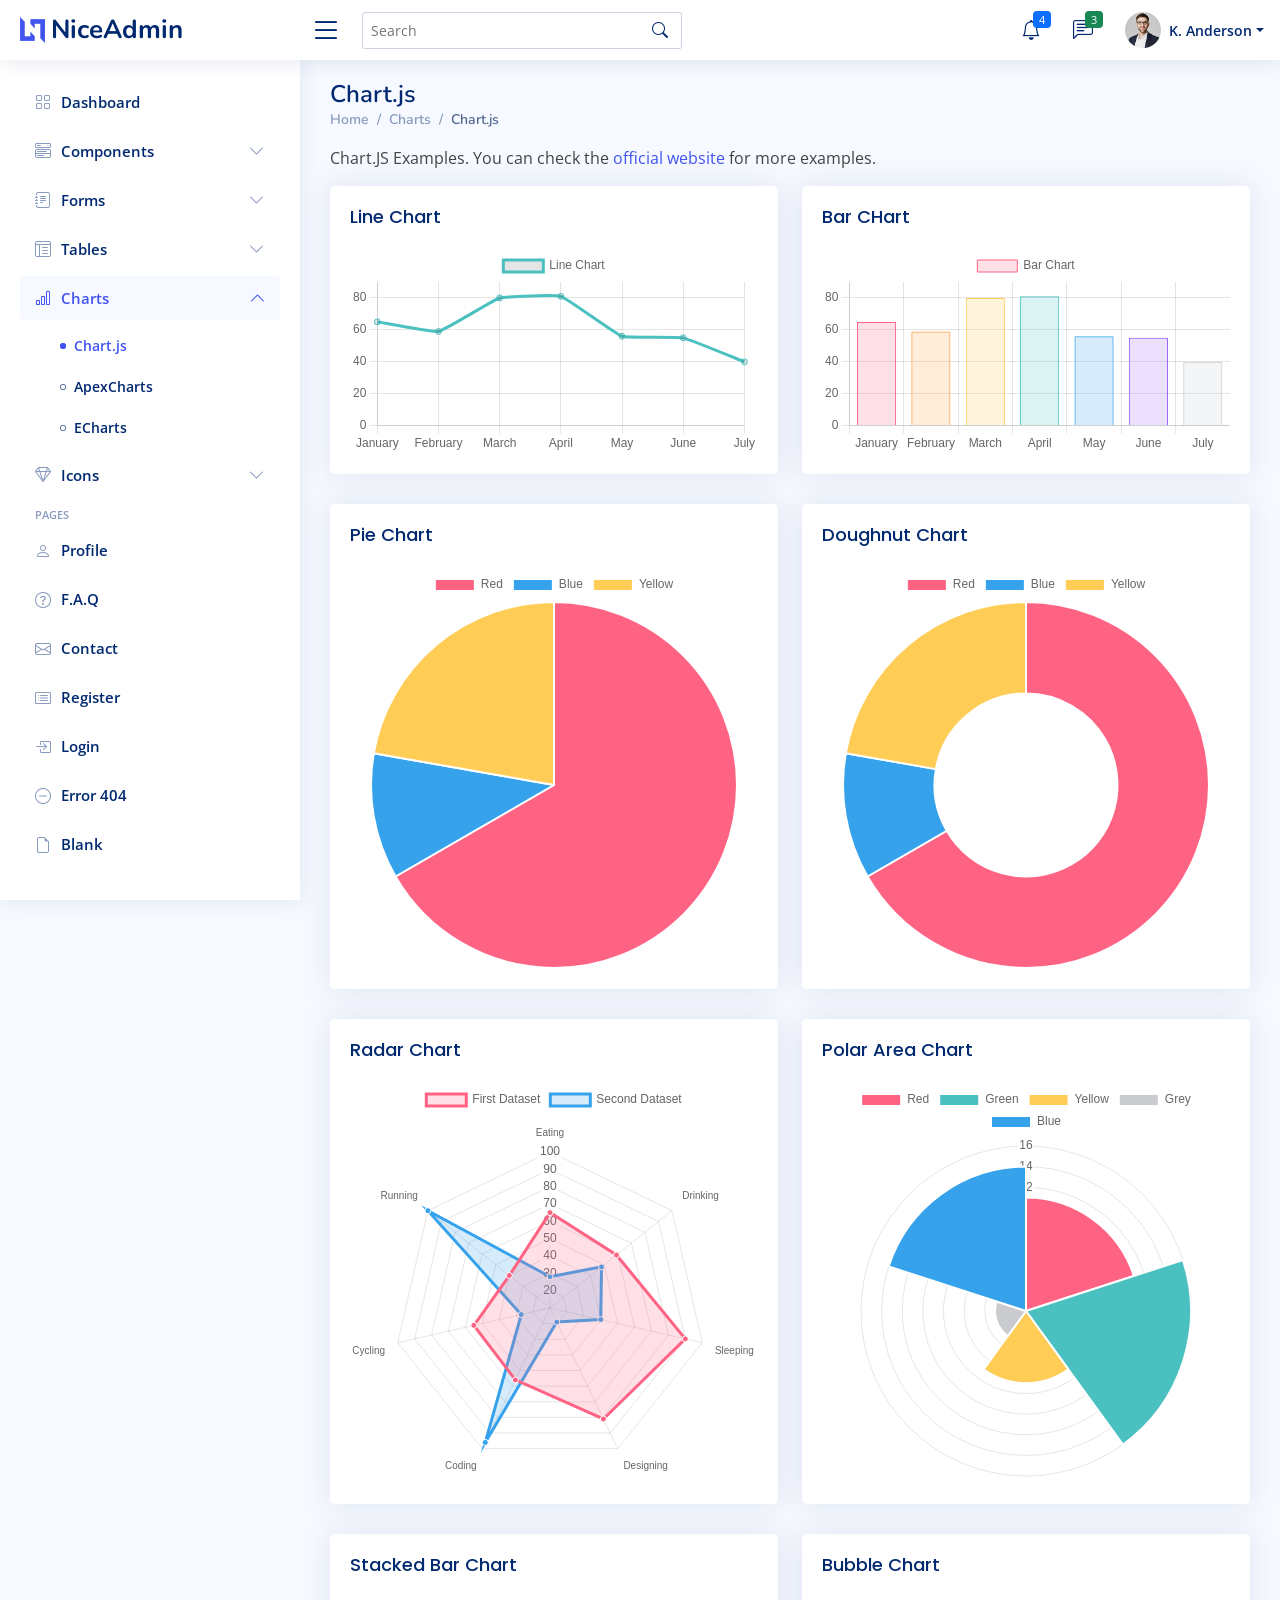
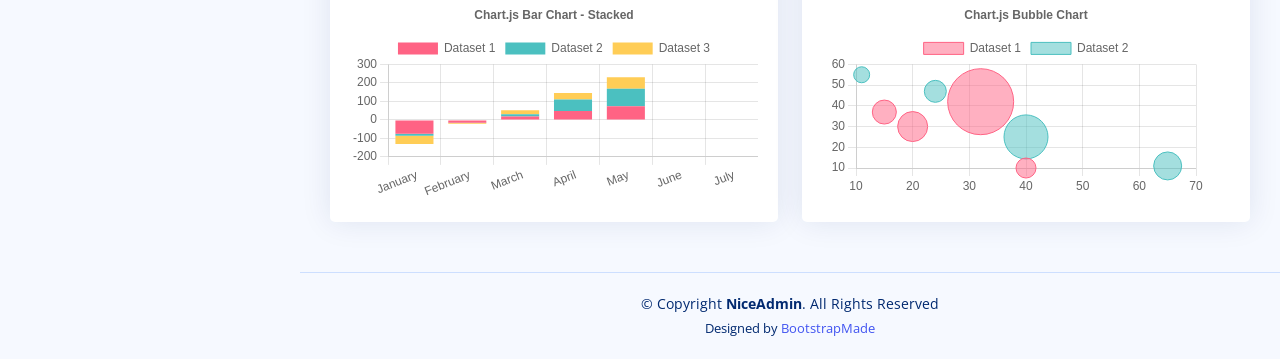
<file: templates/NiceAdmin/charts-chartjs.html>
<!DOCTYPE html>
<html lang="en">

<head>
  <meta charset="utf-8">
  <meta content="width=device-width, initial-scale=1.0" name="viewport">

  <title>Charts / Chart.js - NiceAdmin Bootstrap Template</title>
  <meta content="" name="description">
  <meta content="" name="keywords">

  <!-- Favicons -->
  <link href="assets/img/favicon.png" rel="icon">
  <link href="assets/img/apple-touch-icon.png" rel="apple-touch-icon">

  <!-- Google Fonts -->
  <link href="https://fonts.gstatic.com" rel="preconnect">
  <link href="https://fonts.googleapis.com/css?family=Open+Sans:300,300i,400,400i,600,600i,700,700i|Nunito:300,300i,400,400i,600,600i,700,700i|Poppins:300,300i,400,400i,500,500i,600,600i,700,700i" rel="stylesheet">

  <!-- Vendor CSS Files -->
  <link href="assets/vendor/bootstrap/css/bootstrap.min.css" rel="stylesheet">
  <link href="assets/vendor/bootstrap-icons/bootstrap-icons.css" rel="stylesheet">
  <link href="assets/vendor/boxicons/css/boxicons.min.css" rel="stylesheet">
  <link href="assets/vendor/quill/quill.snow.css" rel="stylesheet">
  <link href="assets/vendor/quill/quill.bubble.css" rel="stylesheet">
  <link href="assets/vendor/remixicon/remixicon.css" rel="stylesheet">
  <link href="assets/vendor/simple-datatables/style.css" rel="stylesheet">

  <!-- Template Main CSS File -->
  <link href="assets/css/style.css" rel="stylesheet">

  <!-- =======================================================
  * Template Name: NiceAdmin - v2.2.2
  * Template URL: https://bootstrapmade.com/nice-admin-bootstrap-admin-html-template/
  * Author: BootstrapMade.com
  * License: https://bootstrapmade.com/license/
  ======================================================== -->
</head>

<body>

  <!-- ======= Header ======= -->
  <header id="header" class="header fixed-top d-flex align-items-center">

    <div class="d-flex align-items-center justify-content-between">
      <a href="index.html" class="logo d-flex align-items-center">
        <img src="assets/img/logo.png" alt="">
        <span class="d-none d-lg-block">NiceAdmin</span>
      </a>
      <i class="bi bi-list toggle-sidebar-btn"></i>
    </div><!-- End Logo -->

    <div class="search-bar">
      <form class="search-form d-flex align-items-center" method="POST" action="#">
        <input type="text" name="query" placeholder="Search" title="Enter search keyword">
        <button type="submit" title="Search"><i class="bi bi-search"></i></button>
      </form>
    </div><!-- End Search Bar -->

    <nav class="header-nav ms-auto">
      <ul class="d-flex align-items-center">

        <li class="nav-item d-block d-lg-none">
          <a class="nav-link nav-icon search-bar-toggle " href="#">
            <i class="bi bi-search"></i>
          </a>
        </li><!-- End Search Icon-->

        <li class="nav-item dropdown">

          <a class="nav-link nav-icon" href="#" data-bs-toggle="dropdown">
            <i class="bi bi-bell"></i>
            <span class="badge bg-primary badge-number">4</span>
          </a><!-- End Notification Icon -->

          <ul class="dropdown-menu dropdown-menu-end dropdown-menu-arrow notifications">
            <li class="dropdown-header">
              You have 4 new notifications
              <a href="#"><span class="badge rounded-pill bg-primary p-2 ms-2">View all</span></a>
            </li>
            <li>
              <hr class="dropdown-divider">
            </li>

            <li class="notification-item">
              <i class="bi bi-exclamation-circle text-warning"></i>
              <div>
                <h4>Lorem Ipsum</h4>
                <p>Quae dolorem earum veritatis oditseno</p>
                <p>30 min. ago</p>
              </div>
            </li>

            <li>
              <hr class="dropdown-divider">
            </li>

            <li class="notification-item">
              <i class="bi bi-x-circle text-danger"></i>
              <div>
                <h4>Atque rerum nesciunt</h4>
                <p>Quae dolorem earum veritatis oditseno</p>
                <p>1 hr. ago</p>
              </div>
            </li>

            <li>
              <hr class="dropdown-divider">
            </li>

            <li class="notification-item">
              <i class="bi bi-check-circle text-success"></i>
              <div>
                <h4>Sit rerum fuga</h4>
                <p>Quae dolorem earum veritatis oditseno</p>
                <p>2 hrs. ago</p>
              </div>
            </li>

            <li>
              <hr class="dropdown-divider">
            </li>

            <li class="notification-item">
              <i class="bi bi-info-circle text-primary"></i>
              <div>
                <h4>Dicta reprehenderit</h4>
                <p>Quae dolorem earum veritatis oditseno</p>
                <p>4 hrs. ago</p>
              </div>
            </li>

            <li>
              <hr class="dropdown-divider">
            </li>
            <li class="dropdown-footer">
              <a href="#">Show all notifications</a>
            </li>

          </ul><!-- End Notification Dropdown Items -->

        </li><!-- End Notification Nav -->

        <li class="nav-item dropdown">

          <a class="nav-link nav-icon" href="#" data-bs-toggle="dropdown">
            <i class="bi bi-chat-left-text"></i>
            <span class="badge bg-success badge-number">3</span>
          </a><!-- End Messages Icon -->

          <ul class="dropdown-menu dropdown-menu-end dropdown-menu-arrow messages">
            <li class="dropdown-header">
              You have 3 new messages
              <a href="#"><span class="badge rounded-pill bg-primary p-2 ms-2">View all</span></a>
            </li>
            <li>
              <hr class="dropdown-divider">
            </li>

            <li class="message-item">
              <a href="#">
                <img src="assets/img/messages-1.jpg" alt="" class="rounded-circle">
                <div>
                  <h4>Maria Hudson</h4>
                  <p>Velit asperiores et ducimus soluta repudiandae labore officia est ut...</p>
                  <p>4 hrs. ago</p>
                </div>
              </a>
            </li>
            <li>
              <hr class="dropdown-divider">
            </li>

            <li class="message-item">
              <a href="#">
                <img src="assets/img/messages-2.jpg" alt="" class="rounded-circle">
                <div>
                  <h4>Anna Nelson</h4>
                  <p>Velit asperiores et ducimus soluta repudiandae labore officia est ut...</p>
                  <p>6 hrs. ago</p>
                </div>
              </a>
            </li>
            <li>
              <hr class="dropdown-divider">
            </li>

            <li class="message-item">
              <a href="#">
                <img src="assets/img/messages-3.jpg" alt="" class="rounded-circle">
                <div>
                  <h4>David Muldon</h4>
                  <p>Velit asperiores et ducimus soluta repudiandae labore officia est ut...</p>
                  <p>8 hrs. ago</p>
                </div>
              </a>
            </li>
            <li>
              <hr class="dropdown-divider">
            </li>

            <li class="dropdown-footer">
              <a href="#">Show all messages</a>
            </li>

          </ul><!-- End Messages Dropdown Items -->

        </li><!-- End Messages Nav -->

        <li class="nav-item dropdown pe-3">

          <a class="nav-link nav-profile d-flex align-items-center pe-0" href="#" data-bs-toggle="dropdown">
            <img src="assets/img/profile-img.jpg" alt="Profile" class="rounded-circle">
            <span class="d-none d-md-block dropdown-toggle ps-2">K. Anderson</span>
          </a><!-- End Profile Iamge Icon -->

          <ul class="dropdown-menu dropdown-menu-end dropdown-menu-arrow profile">
            <li class="dropdown-header">
              <h6>Kevin Anderson</h6>
              <span>Web Designer</span>
            </li>
            <li>
              <hr class="dropdown-divider">
            </li>

            <li>
              <a class="dropdown-item d-flex align-items-center" href="users-profile.html">
                <i class="bi bi-person"></i>
                <span>My Profile</span>
              </a>
            </li>
            <li>
              <hr class="dropdown-divider">
            </li>

            <li>
              <a class="dropdown-item d-flex align-items-center" href="users-profile.html">
                <i class="bi bi-gear"></i>
                <span>Account Settings</span>
              </a>
            </li>
            <li>
              <hr class="dropdown-divider">
            </li>

            <li>
              <a class="dropdown-item d-flex align-items-center" href="pages-faq.html">
                <i class="bi bi-question-circle"></i>
                <span>Need Help?</span>
              </a>
            </li>
            <li>
              <hr class="dropdown-divider">
            </li>

            <li>
              <a class="dropdown-item d-flex align-items-center" href="#">
                <i class="bi bi-box-arrow-right"></i>
                <span>Sign Out</span>
              </a>
            </li>

          </ul><!-- End Profile Dropdown Items -->
        </li><!-- End Profile Nav -->

      </ul>
    </nav><!-- End Icons Navigation -->

  </header><!-- End Header -->

  <!-- ======= Sidebar ======= -->
  <aside id="sidebar" class="sidebar">

    <ul class="sidebar-nav" id="sidebar-nav">

      <li class="nav-item">
        <a class="nav-link collapsed" href="index.html">
          <i class="bi bi-grid"></i>
          <span>Dashboard</span>
        </a>
      </li><!-- End Dashboard Nav -->

      <li class="nav-item">
        <a class="nav-link collapsed" data-bs-target="#components-nav" data-bs-toggle="collapse" href="#">
          <i class="bi bi-menu-button-wide"></i><span>Components</span><i class="bi bi-chevron-down ms-auto"></i>
        </a>
        <ul id="components-nav" class="nav-content collapse " data-bs-parent="#sidebar-nav">
          <li>
            <a href="components-alerts.html">
              <i class="bi bi-circle"></i><span>Alerts</span>
            </a>
          </li>
          <li>
            <a href="components-accordion.html">
              <i class="bi bi-circle"></i><span>Accordion</span>
            </a>
          </li>
          <li>
            <a href="components-badges.html">
              <i class="bi bi-circle"></i><span>Badges</span>
            </a>
          </li>
          <li>
            <a href="components-breadcrumbs.html">
              <i class="bi bi-circle"></i><span>Breadcrumbs</span>
            </a>
          </li>
          <li>
            <a href="components-buttons.html">
              <i class="bi bi-circle"></i><span>Buttons</span>
            </a>
          </li>
          <li>
            <a href="components-cards.html">
              <i class="bi bi-circle"></i><span>Cards</span>
            </a>
          </li>
          <li>
            <a href="components-carousel.html">
              <i class="bi bi-circle"></i><span>Carousel</span>
            </a>
          </li>
          <li>
            <a href="components-list-group.html">
              <i class="bi bi-circle"></i><span>List group</span>
            </a>
          </li>
          <li>
            <a href="components-modal.html">
              <i class="bi bi-circle"></i><span>Modal</span>
            </a>
          </li>
          <li>
            <a href="components-tabs.html">
              <i class="bi bi-circle"></i><span>Tabs</span>
            </a>
          </li>
          <li>
            <a href="components-pagination.html">
              <i class="bi bi-circle"></i><span>Pagination</span>
            </a>
          </li>
          <li>
            <a href="components-progress.html">
              <i class="bi bi-circle"></i><span>Progress</span>
            </a>
          </li>
          <li>
            <a href="components-spinners.html">
              <i class="bi bi-circle"></i><span>Spinners</span>
            </a>
          </li>
          <li>
            <a href="components-tooltips.html">
              <i class="bi bi-circle"></i><span>Tooltips</span>
            </a>
          </li>
        </ul>
      </li><!-- End Components Nav -->

      <li class="nav-item">
        <a class="nav-link collapsed" data-bs-target="#forms-nav" data-bs-toggle="collapse" href="#">
          <i class="bi bi-journal-text"></i><span>Forms</span><i class="bi bi-chevron-down ms-auto"></i>
        </a>
        <ul id="forms-nav" class="nav-content collapse " data-bs-parent="#sidebar-nav">
          <li>
            <a href="forms-elements.html">
              <i class="bi bi-circle"></i><span>Form Elements</span>
            </a>
          </li>
          <li>
            <a href="forms-layouts.html">
              <i class="bi bi-circle"></i><span>Form Layouts</span>
            </a>
          </li>
          <li>
            <a href="forms-editors.html">
              <i class="bi bi-circle"></i><span>Form Editors</span>
            </a>
          </li>
          <li>
            <a href="forms-validation.html">
              <i class="bi bi-circle"></i><span>Form Validation</span>
            </a>
          </li>
        </ul>
      </li><!-- End Forms Nav -->

      <li class="nav-item">
        <a class="nav-link collapsed" data-bs-target="#tables-nav" data-bs-toggle="collapse" href="#">
          <i class="bi bi-layout-text-window-reverse"></i><span>Tables</span><i class="bi bi-chevron-down ms-auto"></i>
        </a>
        <ul id="tables-nav" class="nav-content collapse " data-bs-parent="#sidebar-nav">
          <li>
            <a href="tables-general.html">
              <i class="bi bi-circle"></i><span>General Tables</span>
            </a>
          </li>
          <li>
            <a href="tables-data.html">
              <i class="bi bi-circle"></i><span>Data Tables</span>
            </a>
          </li>
        </ul>
      </li><!-- End Tables Nav -->

      <li class="nav-item">
        <a class="nav-link " data-bs-target="#charts-nav" data-bs-toggle="collapse" href="#">
          <i class="bi bi-bar-chart"></i><span>Charts</span><i class="bi bi-chevron-down ms-auto"></i>
        </a>
        <ul id="charts-nav" class="nav-content collapse show" data-bs-parent="#sidebar-nav">
          <li>
            <a href="charts-chartjs.html" class="active">
              <i class="bi bi-circle"></i><span>Chart.js</span>
            </a>
          </li>
          <li>
            <a href="charts-apexcharts.html">
              <i class="bi bi-circle"></i><span>ApexCharts</span>
            </a>
          </li>
          <li>
            <a href="charts-echarts.html">
              <i class="bi bi-circle"></i><span>ECharts</span>
            </a>
          </li>
        </ul>
      </li><!-- End Charts Nav -->

      <li class="nav-item">
        <a class="nav-link collapsed" data-bs-target="#icons-nav" data-bs-toggle="collapse" href="#">
          <i class="bi bi-gem"></i><span>Icons</span><i class="bi bi-chevron-down ms-auto"></i>
        </a>
        <ul id="icons-nav" class="nav-content collapse " data-bs-parent="#sidebar-nav">
          <li>
            <a href="icons-bootstrap.html">
              <i class="bi bi-circle"></i><span>Bootstrap Icons</span>
            </a>
          </li>
          <li>
            <a href="icons-remix.html">
              <i class="bi bi-circle"></i><span>Remix Icons</span>
            </a>
          </li>
          <li>
            <a href="icons-boxicons.html">
              <i class="bi bi-circle"></i><span>Boxicons</span>
            </a>
          </li>
        </ul>
      </li><!-- End Icons Nav -->

      <li class="nav-heading">Pages</li>

      <li class="nav-item">
        <a class="nav-link collapsed" href="users-profile.html">
          <i class="bi bi-person"></i>
          <span>Profile</span>
        </a>
      </li><!-- End Profile Page Nav -->

      <li class="nav-item">
        <a class="nav-link collapsed" href="pages-faq.html">
          <i class="bi bi-question-circle"></i>
          <span>F.A.Q</span>
        </a>
      </li><!-- End F.A.Q Page Nav -->

      <li class="nav-item">
        <a class="nav-link collapsed" href="pages-contact.html">
          <i class="bi bi-envelope"></i>
          <span>Contact</span>
        </a>
      </li><!-- End Contact Page Nav -->

      <li class="nav-item">
        <a class="nav-link collapsed" href="pages-register.html">
          <i class="bi bi-card-list"></i>
          <span>Register</span>
        </a>
      </li><!-- End Register Page Nav -->

      <li class="nav-item">
        <a class="nav-link collapsed" href="pages-login.html">
          <i class="bi bi-box-arrow-in-right"></i>
          <span>Login</span>
        </a>
      </li><!-- End Login Page Nav -->

      <li class="nav-item">
        <a class="nav-link collapsed" href="pages-error-404.html">
          <i class="bi bi-dash-circle"></i>
          <span>Error 404</span>
        </a>
      </li><!-- End Error 404 Page Nav -->

      <li class="nav-item">
        <a class="nav-link collapsed" href="pages-blank.html">
          <i class="bi bi-file-earmark"></i>
          <span>Blank</span>
        </a>
      </li><!-- End Blank Page Nav -->

    </ul>

  </aside><!-- End Sidebar-->

  <main id="main" class="main">

    <div class="pagetitle">
      <h1>Chart.js</h1>
      <nav>
        <ol class="breadcrumb">
          <li class="breadcrumb-item"><a href="index.html">Home</a></li>
          <li class="breadcrumb-item">Charts</li>
          <li class="breadcrumb-item active">Chart.js</li>
        </ol>
      </nav>
    </div><!-- End Page Title -->

    <p>Chart.JS Examples. You can check the <a href="https://www.chartjs.org/docs/latest/samples/" target="_blank">official website</a> for more examples.</p>

    <section class="section">
      <div class="row">

        <div class="col-lg-6">
          <div class="card">
            <div class="card-body">
              <h5 class="card-title">Line Chart</h5>

              <!-- Line Chart -->
              <canvas id="lineChart" style="max-height: 400px;"></canvas>
              <script>
                document.addEventListener("DOMContentLoaded", () => {
                  new Chart(document.querySelector('#lineChart'), {
                    type: 'line',
                    data: {
                      labels: ['January', 'February', 'March', 'April', 'May', 'June', 'July'],
                      datasets: [{
                        label: 'Line Chart',
                        data: [65, 59, 80, 81, 56, 55, 40],
                        fill: false,
                        borderColor: 'rgb(75, 192, 192)',
                        tension: 0.1
                      }]
                    },
                    options: {
                      scales: {
                        y: {
                          beginAtZero: true
                        }
                      }
                    }
                  });
                });
              </script>
              <!-- End Line CHart -->

            </div>
          </div>
        </div>

        <div class="col-lg-6">
          <div class="card">
            <div class="card-body">
              <h5 class="card-title">Bar CHart</h5>

              <!-- Bar Chart -->
              <canvas id="barChart" style="max-height: 400px;"></canvas>
              <script>
                document.addEventListener("DOMContentLoaded", () => {
                  new Chart(document.querySelector('#barChart'), {
                    type: 'bar',
                    data: {
                      labels: ['January', 'February', 'March', 'April', 'May', 'June', 'July'],
                      datasets: [{
                        label: 'Bar Chart',
                        data: [65, 59, 80, 81, 56, 55, 40],
                        backgroundColor: [
                          'rgba(255, 99, 132, 0.2)',
                          'rgba(255, 159, 64, 0.2)',
                          'rgba(255, 205, 86, 0.2)',
                          'rgba(75, 192, 192, 0.2)',
                          'rgba(54, 162, 235, 0.2)',
                          'rgba(153, 102, 255, 0.2)',
                          'rgba(201, 203, 207, 0.2)'
                        ],
                        borderColor: [
                          'rgb(255, 99, 132)',
                          'rgb(255, 159, 64)',
                          'rgb(255, 205, 86)',
                          'rgb(75, 192, 192)',
                          'rgb(54, 162, 235)',
                          'rgb(153, 102, 255)',
                          'rgb(201, 203, 207)'
                        ],
                        borderWidth: 1
                      }]
                    },
                    options: {
                      scales: {
                        y: {
                          beginAtZero: true
                        }
                      }
                    }
                  });
                });
              </script>
              <!-- End Bar CHart -->

            </div>
          </div>
        </div>

        <div class="col-lg-6">
          <div class="card">
            <div class="card-body">
              <h5 class="card-title">Pie Chart</h5>

              <!-- Pie Chart -->
              <canvas id="pieChart" style="max-height: 400px;"></canvas>
              <script>
                document.addEventListener("DOMContentLoaded", () => {
                  new Chart(document.querySelector('#pieChart'), {
                    type: 'pie',
                    data: {
                      labels: [
                        'Red',
                        'Blue',
                        'Yellow'
                      ],
                      datasets: [{
                        label: 'My First Dataset',
                        data: [300, 50, 100],
                        backgroundColor: [
                          'rgb(255, 99, 132)',
                          'rgb(54, 162, 235)',
                          'rgb(255, 205, 86)'
                        ],
                        hoverOffset: 4
                      }]
                    }
                  });
                });
              </script>
              <!-- End Pie CHart -->

            </div>
          </div>
        </div>

        <div class="col-lg-6">
          <div class="card">
            <div class="card-body">
              <h5 class="card-title">Doughnut Chart</h5>

              <!-- Doughnut Chart -->
              <canvas id="doughnutChart" style="max-height: 400px;"></canvas>
              <script>
                document.addEventListener("DOMContentLoaded", () => {
                  new Chart(document.querySelector('#doughnutChart'), {
                    type: 'doughnut',
                    data: {
                      labels: [
                        'Red',
                        'Blue',
                        'Yellow'
                      ],
                      datasets: [{
                        label: 'My First Dataset',
                        data: [300, 50, 100],
                        backgroundColor: [
                          'rgb(255, 99, 132)',
                          'rgb(54, 162, 235)',
                          'rgb(255, 205, 86)'
                        ],
                        hoverOffset: 4
                      }]
                    }
                  });
                });
              </script>
              <!-- End Doughnut CHart -->

            </div>
          </div>
        </div>

        <div class="col-lg-6">
          <div class="card">
            <div class="card-body">
              <h5 class="card-title">Radar Chart</h5>

              <!-- Radar Chart -->
              <canvas id="radarChart" style="max-height: 400px;"></canvas>
              <script>
                document.addEventListener("DOMContentLoaded", () => {
                  new Chart(document.querySelector('#radarChart'), {
                    type: 'radar',
                    data: {
                      labels: [
                        'Eating',
                        'Drinking',
                        'Sleeping',
                        'Designing',
                        'Coding',
                        'Cycling',
                        'Running'
                      ],
                      datasets: [{
                        label: 'First Dataset',
                        data: [65, 59, 90, 81, 56, 55, 40],
                        fill: true,
                        backgroundColor: 'rgba(255, 99, 132, 0.2)',
                        borderColor: 'rgb(255, 99, 132)',
                        pointBackgroundColor: 'rgb(255, 99, 132)',
                        pointBorderColor: '#fff',
                        pointHoverBackgroundColor: '#fff',
                        pointHoverBorderColor: 'rgb(255, 99, 132)'
                      }, {
                        label: 'Second Dataset',
                        data: [28, 48, 40, 19, 96, 27, 100],
                        fill: true,
                        backgroundColor: 'rgba(54, 162, 235, 0.2)',
                        borderColor: 'rgb(54, 162, 235)',
                        pointBackgroundColor: 'rgb(54, 162, 235)',
                        pointBorderColor: '#fff',
                        pointHoverBackgroundColor: '#fff',
                        pointHoverBorderColor: 'rgb(54, 162, 235)'
                      }]
                    },
                    options: {
                      elements: {
                        line: {
                          borderWidth: 3
                        }
                      }
                    }
                  });
                });
              </script>
              <!-- End Radar CHart -->

            </div>
          </div>
        </div>

        <div class="col-lg-6">
          <div class="card">
            <div class="card-body">
              <h5 class="card-title">Polar Area Chart</h5>

              <!-- Polar Area Chart -->
              <canvas id="polarAreaChart" style="max-height: 400px;"></canvas>
              <script>
                document.addEventListener("DOMContentLoaded", () => {
                  new Chart(document.querySelector('#polarAreaChart'), {
                    type: 'polarArea',
                    data: {
                      labels: [
                        'Red',
                        'Green',
                        'Yellow',
                        'Grey',
                        'Blue'
                      ],
                      datasets: [{
                        label: 'My First Dataset',
                        data: [11, 16, 7, 3, 14],
                        backgroundColor: [
                          'rgb(255, 99, 132)',
                          'rgb(75, 192, 192)',
                          'rgb(255, 205, 86)',
                          'rgb(201, 203, 207)',
                          'rgb(54, 162, 235)'
                        ]
                      }]
                    }
                  });
                });
              </script>
              <!-- End Polar Area Chart -->

            </div>
          </div>
        </div>

        <div class="col-lg-6">
          <div class="card">
            <div class="card-body">
              <h5 class="card-title">Stacked Bar Chart</h5>

              <!-- Stacked Bar Chart -->
              <canvas id="stakedBarChart" style="max-height: 400px;"></canvas>
              <script>
                document.addEventListener("DOMContentLoaded", () => {
                  new Chart(document.querySelector('#stakedBarChart'), {
                    type: 'bar',
                    data: {
                      labels: ['January', 'February', 'March', 'April', 'May', 'June', 'July'],
                      datasets: [{
                          label: 'Dataset 1',
                          data: [-75, -15, 18, 48, 74],
                          backgroundColor: 'rgb(255, 99, 132)',
                        },
                        {
                          label: 'Dataset 2',
                          data: [-11, -1, 12, 62, 95],
                          backgroundColor: 'rgb(75, 192, 192)',
                        },
                        {
                          label: 'Dataset 3',
                          data: [-44, -5, 22, 35, 62],
                          backgroundColor: 'rgb(255, 205, 86)',
                        },
                      ]
                    },
                    options: {
                      plugins: {
                        title: {
                          display: true,
                          text: 'Chart.js Bar Chart - Stacked'
                        },
                      },
                      responsive: true,
                      scales: {
                        x: {
                          stacked: true,
                        },
                        y: {
                          stacked: true
                        }
                      }
                    }
                  });
                });
              </script>
              <!-- End Stacked Bar Chart -->

            </div>
          </div>
        </div>

        <div class="col-lg-6">
          <div class="card">
            <div class="card-body">
              <h5 class="card-title">Bubble Chart</h5>

              <!-- Bubble Chart -->
              <canvas id="bubbleChart" style="max-height: 400px;"></canvas>
              <script>
                document.addEventListener("DOMContentLoaded", () => {
                  new Chart(document.querySelector('#bubbleChart'), {
                    type: 'bubble',
                    data: {
                      labels: ['January', 'February', 'March', 'April', 'May', 'June', 'July'],
                      datasets: [{
                          label: 'Dataset 1',
                          data: [{
                              x: 20,
                              y: 30,
                              r: 15
                            },
                            {
                              x: 40,
                              y: 10,
                              r: 10
                            },
                            {
                              x: 15,
                              y: 37,
                              r: 12
                            },
                            {
                              x: 32,
                              y: 42,
                              r: 33
                            }
                          ],
                          borderColor: 'rgb(255, 99, 132)',
                          backgroundColor: 'rgba(255, 99, 132, 0.5)'
                        },
                        {
                          label: 'Dataset 2',
                          data: [{
                              x: 40,
                              y: 25,
                              r: 22
                            },
                            {
                              x: 24,
                              y: 47,
                              r: 11
                            },
                            {
                              x: 65,
                              y: 11,
                              r: 14
                            },
                            {
                              x: 11,
                              y: 55,
                              r: 8
                            }
                          ],
                          borderColor: 'rgb(75, 192, 192)',
                          backgroundColor: 'rgba(75, 192, 192, 0.5)'
                        }
                      ]
                    },
                    options: {
                      responsive: true,
                      plugins: {
                        legend: {
                          position: 'top',
                        },
                        title: {
                          display: true,
                          text: 'Chart.js Bubble Chart'
                        }
                      }
                    }
                  });
                });
              </script>
              <!-- End Bubble Chart -->

            </div>
          </div>
        </div>

      </div>
    </section>

  </main><!-- End #main -->

  <!-- ======= Footer ======= -->
  <footer id="footer" class="footer">
    <div class="copyright">
      &copy; Copyright <strong><span>NiceAdmin</span></strong>. All Rights Reserved
    </div>
    <div class="credits">
      <!-- All the links in the footer should remain intact. -->
      <!-- You can delete the links only if you purchased the pro version. -->
      <!-- Licensing information: https://bootstrapmade.com/license/ -->
      <!-- Purchase the pro version with working PHP/AJAX contact form: https://bootstrapmade.com/nice-admin-bootstrap-admin-html-template/ -->
      Designed by <a href="https://bootstrapmade.com/">BootstrapMade</a>
    </div>
  </footer><!-- End Footer -->

  <a href="#" class="back-to-top d-flex align-items-center justify-content-center"><i class="bi bi-arrow-up-short"></i></a>

  <!-- Vendor JS Files -->
  <script src="assets/vendor/apexcharts/apexcharts.min.js"></script>
  <script src="assets/vendor/bootstrap/js/bootstrap.bundle.min.js"></script>
  <script src="assets/vendor/chart.js/chart.min.js"></script>
  <script src="assets/vendor/echarts/echarts.min.js"></script>
  <script src="assets/vendor/quill/quill.min.js"></script>
  <script src="assets/vendor/simple-datatables/simple-datatables.js"></script>
  <script src="assets/vendor/tinymce/tinymce.min.js"></script>
  <script src="assets/vendor/php-email-form/validate.js"></script>

  <!-- Template Main JS File -->
  <script src="assets/js/main.js"></script>

</body>

</html>
</file>
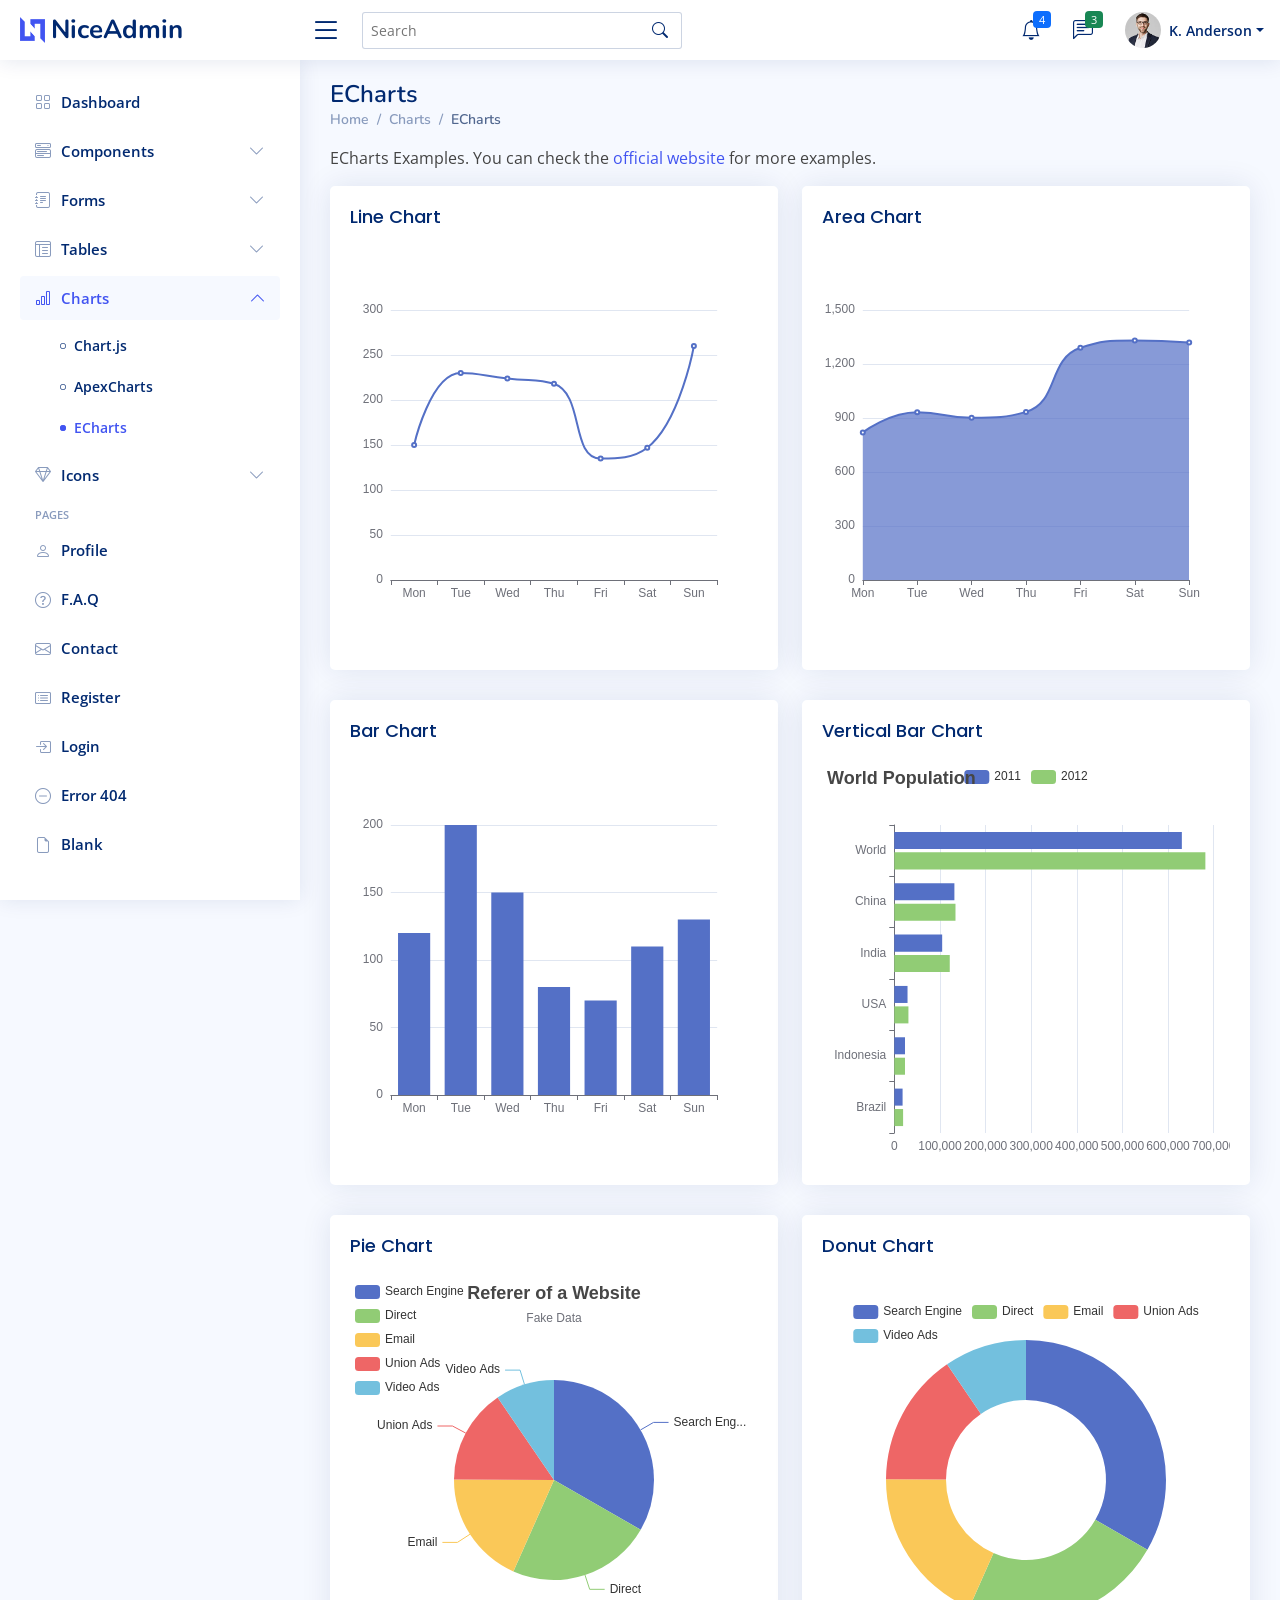
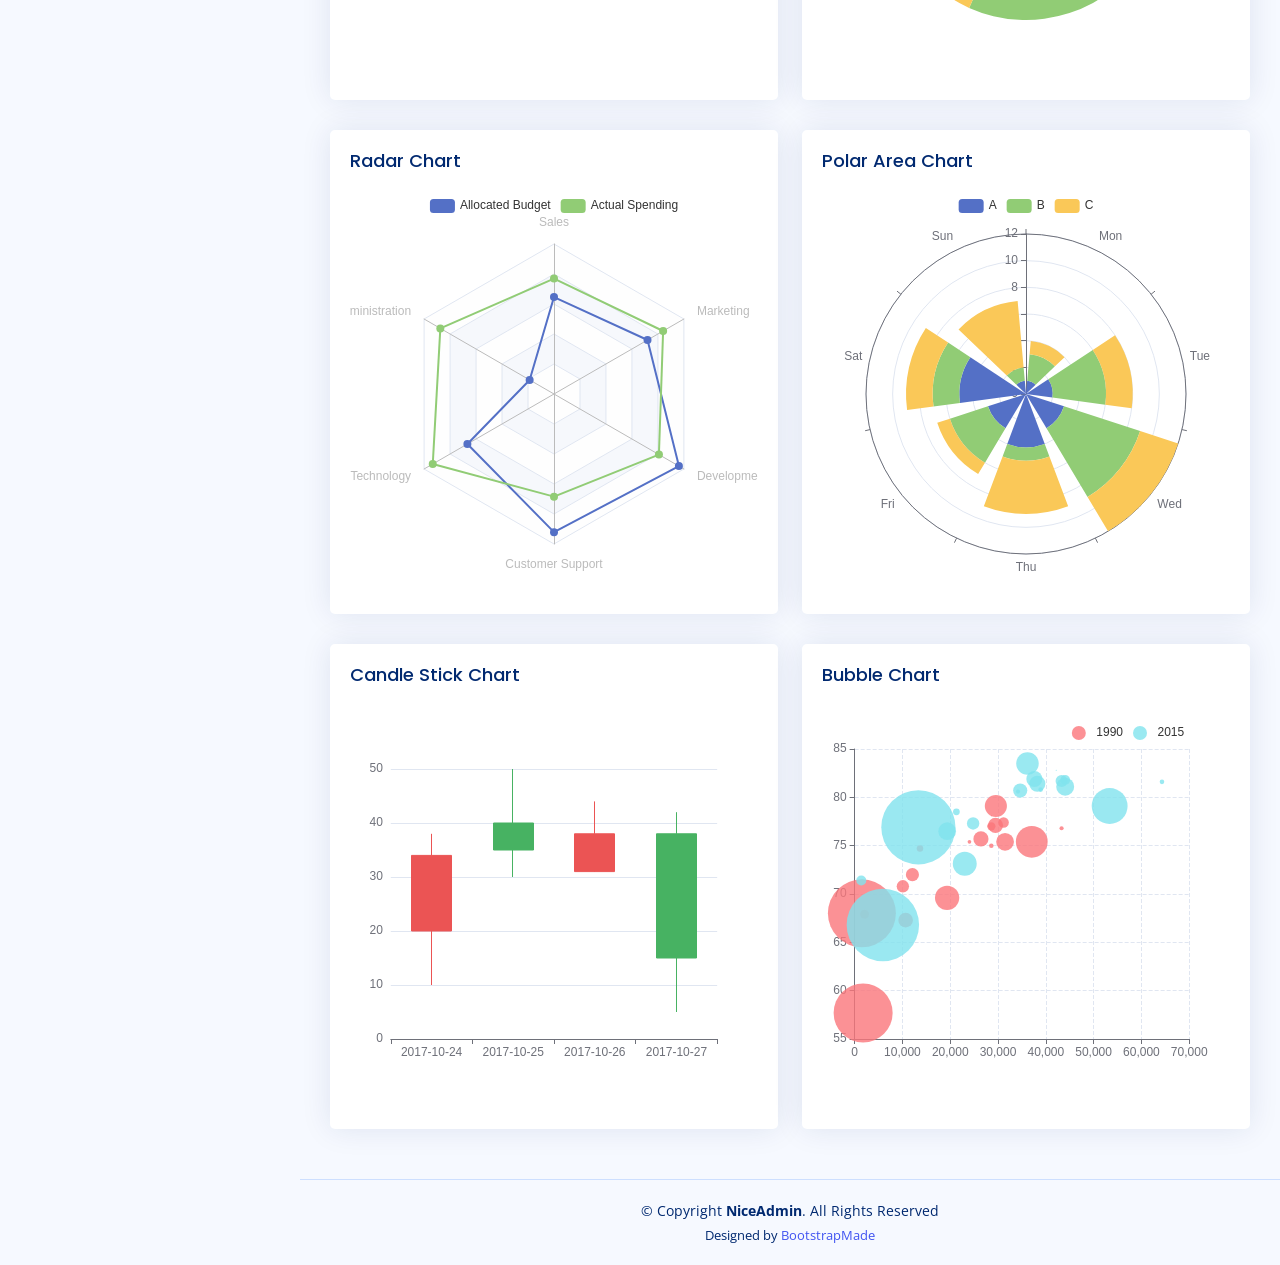
<file: templates/NiceAdmin/charts-echarts.html>
<!DOCTYPE html>
<html lang="en">

<head>
  <meta charset="utf-8">
  <meta content="width=device-width, initial-scale=1.0" name="viewport">

  <title>Charts / ECharts - NiceAdmin Bootstrap Template</title>
  <meta content="" name="description">
  <meta content="" name="keywords">

  <!-- Favicons -->
  <link href="assets/img/favicon.png" rel="icon">
  <link href="assets/img/apple-touch-icon.png" rel="apple-touch-icon">

  <!-- Google Fonts -->
  <link href="https://fonts.gstatic.com" rel="preconnect">
  <link href="https://fonts.googleapis.com/css?family=Open+Sans:300,300i,400,400i,600,600i,700,700i|Nunito:300,300i,400,400i,600,600i,700,700i|Poppins:300,300i,400,400i,500,500i,600,600i,700,700i" rel="stylesheet">

  <!-- Vendor CSS Files -->
  <link href="assets/vendor/bootstrap/css/bootstrap.min.css" rel="stylesheet">
  <link href="assets/vendor/bootstrap-icons/bootstrap-icons.css" rel="stylesheet">
  <link href="assets/vendor/boxicons/css/boxicons.min.css" rel="stylesheet">
  <link href="assets/vendor/quill/quill.snow.css" rel="stylesheet">
  <link href="assets/vendor/quill/quill.bubble.css" rel="stylesheet">
  <link href="assets/vendor/remixicon/remixicon.css" rel="stylesheet">
  <link href="assets/vendor/simple-datatables/style.css" rel="stylesheet">

  <!-- Template Main CSS File -->
  <link href="assets/css/style.css" rel="stylesheet">

  <!-- =======================================================
  * Template Name: NiceAdmin - v2.2.2
  * Template URL: https://bootstrapmade.com/nice-admin-bootstrap-admin-html-template/
  * Author: BootstrapMade.com
  * License: https://bootstrapmade.com/license/
  ======================================================== -->
</head>

<body>

  <!-- ======= Header ======= -->
  <header id="header" class="header fixed-top d-flex align-items-center">

    <div class="d-flex align-items-center justify-content-between">
      <a href="index.html" class="logo d-flex align-items-center">
        <img src="assets/img/logo.png" alt="">
        <span class="d-none d-lg-block">NiceAdmin</span>
      </a>
      <i class="bi bi-list toggle-sidebar-btn"></i>
    </div><!-- End Logo -->

    <div class="search-bar">
      <form class="search-form d-flex align-items-center" method="POST" action="#">
        <input type="text" name="query" placeholder="Search" title="Enter search keyword">
        <button type="submit" title="Search"><i class="bi bi-search"></i></button>
      </form>
    </div><!-- End Search Bar -->

    <nav class="header-nav ms-auto">
      <ul class="d-flex align-items-center">

        <li class="nav-item d-block d-lg-none">
          <a class="nav-link nav-icon search-bar-toggle " href="#">
            <i class="bi bi-search"></i>
          </a>
        </li><!-- End Search Icon-->

        <li class="nav-item dropdown">

          <a class="nav-link nav-icon" href="#" data-bs-toggle="dropdown">
            <i class="bi bi-bell"></i>
            <span class="badge bg-primary badge-number">4</span>
          </a><!-- End Notification Icon -->

          <ul class="dropdown-menu dropdown-menu-end dropdown-menu-arrow notifications">
            <li class="dropdown-header">
              You have 4 new notifications
              <a href="#"><span class="badge rounded-pill bg-primary p-2 ms-2">View all</span></a>
            </li>
            <li>
              <hr class="dropdown-divider">
            </li>

            <li class="notification-item">
              <i class="bi bi-exclamation-circle text-warning"></i>
              <div>
                <h4>Lorem Ipsum</h4>
                <p>Quae dolorem earum veritatis oditseno</p>
                <p>30 min. ago</p>
              </div>
            </li>

            <li>
              <hr class="dropdown-divider">
            </li>

            <li class="notification-item">
              <i class="bi bi-x-circle text-danger"></i>
              <div>
                <h4>Atque rerum nesciunt</h4>
                <p>Quae dolorem earum veritatis oditseno</p>
                <p>1 hr. ago</p>
              </div>
            </li>

            <li>
              <hr class="dropdown-divider">
            </li>

            <li class="notification-item">
              <i class="bi bi-check-circle text-success"></i>
              <div>
                <h4>Sit rerum fuga</h4>
                <p>Quae dolorem earum veritatis oditseno</p>
                <p>2 hrs. ago</p>
              </div>
            </li>

            <li>
              <hr class="dropdown-divider">
            </li>

            <li class="notification-item">
              <i class="bi bi-info-circle text-primary"></i>
              <div>
                <h4>Dicta reprehenderit</h4>
                <p>Quae dolorem earum veritatis oditseno</p>
                <p>4 hrs. ago</p>
              </div>
            </li>

            <li>
              <hr class="dropdown-divider">
            </li>
            <li class="dropdown-footer">
              <a href="#">Show all notifications</a>
            </li>

          </ul><!-- End Notification Dropdown Items -->

        </li><!-- End Notification Nav -->

        <li class="nav-item dropdown">

          <a class="nav-link nav-icon" href="#" data-bs-toggle="dropdown">
            <i class="bi bi-chat-left-text"></i>
            <span class="badge bg-success badge-number">3</span>
          </a><!-- End Messages Icon -->

          <ul class="dropdown-menu dropdown-menu-end dropdown-menu-arrow messages">
            <li class="dropdown-header">
              You have 3 new messages
              <a href="#"><span class="badge rounded-pill bg-primary p-2 ms-2">View all</span></a>
            </li>
            <li>
              <hr class="dropdown-divider">
            </li>

            <li class="message-item">
              <a href="#">
                <img src="assets/img/messages-1.jpg" alt="" class="rounded-circle">
                <div>
                  <h4>Maria Hudson</h4>
                  <p>Velit asperiores et ducimus soluta repudiandae labore officia est ut...</p>
                  <p>4 hrs. ago</p>
                </div>
              </a>
            </li>
            <li>
              <hr class="dropdown-divider">
            </li>

            <li class="message-item">
              <a href="#">
                <img src="assets/img/messages-2.jpg" alt="" class="rounded-circle">
                <div>
                  <h4>Anna Nelson</h4>
                  <p>Velit asperiores et ducimus soluta repudiandae labore officia est ut...</p>
                  <p>6 hrs. ago</p>
                </div>
              </a>
            </li>
            <li>
              <hr class="dropdown-divider">
            </li>

            <li class="message-item">
              <a href="#">
                <img src="assets/img/messages-3.jpg" alt="" class="rounded-circle">
                <div>
                  <h4>David Muldon</h4>
                  <p>Velit asperiores et ducimus soluta repudiandae labore officia est ut...</p>
                  <p>8 hrs. ago</p>
                </div>
              </a>
            </li>
            <li>
              <hr class="dropdown-divider">
            </li>

            <li class="dropdown-footer">
              <a href="#">Show all messages</a>
            </li>

          </ul><!-- End Messages Dropdown Items -->

        </li><!-- End Messages Nav -->

        <li class="nav-item dropdown pe-3">

          <a class="nav-link nav-profile d-flex align-items-center pe-0" href="#" data-bs-toggle="dropdown">
            <img src="assets/img/profile-img.jpg" alt="Profile" class="rounded-circle">
            <span class="d-none d-md-block dropdown-toggle ps-2">K. Anderson</span>
          </a><!-- End Profile Iamge Icon -->

          <ul class="dropdown-menu dropdown-menu-end dropdown-menu-arrow profile">
            <li class="dropdown-header">
              <h6>Kevin Anderson</h6>
              <span>Web Designer</span>
            </li>
            <li>
              <hr class="dropdown-divider">
            </li>

            <li>
              <a class="dropdown-item d-flex align-items-center" href="users-profile.html">
                <i class="bi bi-person"></i>
                <span>My Profile</span>
              </a>
            </li>
            <li>
              <hr class="dropdown-divider">
            </li>

            <li>
              <a class="dropdown-item d-flex align-items-center" href="users-profile.html">
                <i class="bi bi-gear"></i>
                <span>Account Settings</span>
              </a>
            </li>
            <li>
              <hr class="dropdown-divider">
            </li>

            <li>
              <a class="dropdown-item d-flex align-items-center" href="pages-faq.html">
                <i class="bi bi-question-circle"></i>
                <span>Need Help?</span>
              </a>
            </li>
            <li>
              <hr class="dropdown-divider">
            </li>

            <li>
              <a class="dropdown-item d-flex align-items-center" href="#">
                <i class="bi bi-box-arrow-right"></i>
                <span>Sign Out</span>
              </a>
            </li>

          </ul><!-- End Profile Dropdown Items -->
        </li><!-- End Profile Nav -->

      </ul>
    </nav><!-- End Icons Navigation -->

  </header><!-- End Header -->

  <!-- ======= Sidebar ======= -->
  <aside id="sidebar" class="sidebar">

    <ul class="sidebar-nav" id="sidebar-nav">

      <li class="nav-item">
        <a class="nav-link collapsed" href="index.html">
          <i class="bi bi-grid"></i>
          <span>Dashboard</span>
        </a>
      </li><!-- End Dashboard Nav -->

      <li class="nav-item">
        <a class="nav-link collapsed" data-bs-target="#components-nav" data-bs-toggle="collapse" href="#">
          <i class="bi bi-menu-button-wide"></i><span>Components</span><i class="bi bi-chevron-down ms-auto"></i>
        </a>
        <ul id="components-nav" class="nav-content collapse " data-bs-parent="#sidebar-nav">
          <li>
            <a href="components-alerts.html">
              <i class="bi bi-circle"></i><span>Alerts</span>
            </a>
          </li>
          <li>
            <a href="components-accordion.html">
              <i class="bi bi-circle"></i><span>Accordion</span>
            </a>
          </li>
          <li>
            <a href="components-badges.html">
              <i class="bi bi-circle"></i><span>Badges</span>
            </a>
          </li>
          <li>
            <a href="components-breadcrumbs.html">
              <i class="bi bi-circle"></i><span>Breadcrumbs</span>
            </a>
          </li>
          <li>
            <a href="components-buttons.html">
              <i class="bi bi-circle"></i><span>Buttons</span>
            </a>
          </li>
          <li>
            <a href="components-cards.html">
              <i class="bi bi-circle"></i><span>Cards</span>
            </a>
          </li>
          <li>
            <a href="components-carousel.html">
              <i class="bi bi-circle"></i><span>Carousel</span>
            </a>
          </li>
          <li>
            <a href="components-list-group.html">
              <i class="bi bi-circle"></i><span>List group</span>
            </a>
          </li>
          <li>
            <a href="components-modal.html">
              <i class="bi bi-circle"></i><span>Modal</span>
            </a>
          </li>
          <li>
            <a href="components-tabs.html">
              <i class="bi bi-circle"></i><span>Tabs</span>
            </a>
          </li>
          <li>
            <a href="components-pagination.html">
              <i class="bi bi-circle"></i><span>Pagination</span>
            </a>
          </li>
          <li>
            <a href="components-progress.html">
              <i class="bi bi-circle"></i><span>Progress</span>
            </a>
          </li>
          <li>
            <a href="components-spinners.html">
              <i class="bi bi-circle"></i><span>Spinners</span>
            </a>
          </li>
          <li>
            <a href="components-tooltips.html">
              <i class="bi bi-circle"></i><span>Tooltips</span>
            </a>
          </li>
        </ul>
      </li><!-- End Components Nav -->

      <li class="nav-item">
        <a class="nav-link collapsed" data-bs-target="#forms-nav" data-bs-toggle="collapse" href="#">
          <i class="bi bi-journal-text"></i><span>Forms</span><i class="bi bi-chevron-down ms-auto"></i>
        </a>
        <ul id="forms-nav" class="nav-content collapse " data-bs-parent="#sidebar-nav">
          <li>
            <a href="forms-elements.html">
              <i class="bi bi-circle"></i><span>Form Elements</span>
            </a>
          </li>
          <li>
            <a href="forms-layouts.html">
              <i class="bi bi-circle"></i><span>Form Layouts</span>
            </a>
          </li>
          <li>
            <a href="forms-editors.html">
              <i class="bi bi-circle"></i><span>Form Editors</span>
            </a>
          </li>
          <li>
            <a href="forms-validation.html">
              <i class="bi bi-circle"></i><span>Form Validation</span>
            </a>
          </li>
        </ul>
      </li><!-- End Forms Nav -->

      <li class="nav-item">
        <a class="nav-link collapsed" data-bs-target="#tables-nav" data-bs-toggle="collapse" href="#">
          <i class="bi bi-layout-text-window-reverse"></i><span>Tables</span><i class="bi bi-chevron-down ms-auto"></i>
        </a>
        <ul id="tables-nav" class="nav-content collapse " data-bs-parent="#sidebar-nav">
          <li>
            <a href="tables-general.html">
              <i class="bi bi-circle"></i><span>General Tables</span>
            </a>
          </li>
          <li>
            <a href="tables-data.html">
              <i class="bi bi-circle"></i><span>Data Tables</span>
            </a>
          </li>
        </ul>
      </li><!-- End Tables Nav -->

      <li class="nav-item">
        <a class="nav-link " data-bs-target="#charts-nav" data-bs-toggle="collapse" href="#">
          <i class="bi bi-bar-chart"></i><span>Charts</span><i class="bi bi-chevron-down ms-auto"></i>
        </a>
        <ul id="charts-nav" class="nav-content collapse show" data-bs-parent="#sidebar-nav">
          <li>
            <a href="charts-chartjs.html">
              <i class="bi bi-circle"></i><span>Chart.js</span>
            </a>
          </li>
          <li>
            <a href="charts-apexcharts.html">
              <i class="bi bi-circle"></i><span>ApexCharts</span>
            </a>
          </li>
          <li>
            <a href="charts-echarts.html" class="active">
              <i class="bi bi-circle"></i><span>ECharts</span>
            </a>
          </li>
        </ul>
      </li><!-- End Charts Nav -->

      <li class="nav-item">
        <a class="nav-link collapsed" data-bs-target="#icons-nav" data-bs-toggle="collapse" href="#">
          <i class="bi bi-gem"></i><span>Icons</span><i class="bi bi-chevron-down ms-auto"></i>
        </a>
        <ul id="icons-nav" class="nav-content collapse " data-bs-parent="#sidebar-nav">
          <li>
            <a href="icons-bootstrap.html">
              <i class="bi bi-circle"></i><span>Bootstrap Icons</span>
            </a>
          </li>
          <li>
            <a href="icons-remix.html">
              <i class="bi bi-circle"></i><span>Remix Icons</span>
            </a>
          </li>
          <li>
            <a href="icons-boxicons.html">
              <i class="bi bi-circle"></i><span>Boxicons</span>
            </a>
          </li>
        </ul>
      </li><!-- End Icons Nav -->

      <li class="nav-heading">Pages</li>

      <li class="nav-item">
        <a class="nav-link collapsed" href="users-profile.html">
          <i class="bi bi-person"></i>
          <span>Profile</span>
        </a>
      </li><!-- End Profile Page Nav -->

      <li class="nav-item">
        <a class="nav-link collapsed" href="pages-faq.html">
          <i class="bi bi-question-circle"></i>
          <span>F.A.Q</span>
        </a>
      </li><!-- End F.A.Q Page Nav -->

      <li class="nav-item">
        <a class="nav-link collapsed" href="pages-contact.html">
          <i class="bi bi-envelope"></i>
          <span>Contact</span>
        </a>
      </li><!-- End Contact Page Nav -->

      <li class="nav-item">
        <a class="nav-link collapsed" href="pages-register.html">
          <i class="bi bi-card-list"></i>
          <span>Register</span>
        </a>
      </li><!-- End Register Page Nav -->

      <li class="nav-item">
        <a class="nav-link collapsed" href="pages-login.html">
          <i class="bi bi-box-arrow-in-right"></i>
          <span>Login</span>
        </a>
      </li><!-- End Login Page Nav -->

      <li class="nav-item">
        <a class="nav-link collapsed" href="pages-error-404.html">
          <i class="bi bi-dash-circle"></i>
          <span>Error 404</span>
        </a>
      </li><!-- End Error 404 Page Nav -->

      <li class="nav-item">
        <a class="nav-link collapsed" href="pages-blank.html">
          <i class="bi bi-file-earmark"></i>
          <span>Blank</span>
        </a>
      </li><!-- End Blank Page Nav -->

    </ul>

  </aside><!-- End Sidebar-->

  <main id="main" class="main">

    <div class="pagetitle">
      <h1>ECharts</h1>
      <nav>
        <ol class="breadcrumb">
          <li class="breadcrumb-item"><a href="index.html">Home</a></li>
          <li class="breadcrumb-item">Charts</li>
          <li class="breadcrumb-item active">ECharts</li>
        </ol>
      </nav>
    </div><!-- End Page Title -->

    <p>ECharts Examples. You can check the <a href="https://echarts.apache.org/examples/en/index.html" target="_blank">official website</a> for more examples.</p>

    <section class="section">
      <div class="row">

        <div class="col-lg-6">
          <div class="card">
            <div class="card-body">
              <h5 class="card-title">Line Chart</h5>

              <!-- Line Chart -->
              <div id="lineChart" style="min-height: 400px;" class="echart"></div>

              <script>
                document.addEventListener("DOMContentLoaded", () => {
                  echarts.init(document.querySelector("#lineChart")).setOption({
                    xAxis: {
                      type: 'category',
                      data: ['Mon', 'Tue', 'Wed', 'Thu', 'Fri', 'Sat', 'Sun']
                    },
                    yAxis: {
                      type: 'value'
                    },
                    series: [{
                      data: [150, 230, 224, 218, 135, 147, 260],
                      type: 'line',
                      smooth: true
                    }]
                  });
                });
              </script>
              <!-- End Line Chart -->

            </div>
          </div>
        </div>

        <div class="col-lg-6">
          <div class="card">
            <div class="card-body">
              <h5 class="card-title">Area Chart</h5>

              <!-- Area Chart -->
              <div id="areaChart" style="min-height: 400px;" class="echart"></div>

              <script>
                document.addEventListener("DOMContentLoaded", () => {
                  echarts.init(document.querySelector("#areaChart")).setOption({
                    xAxis: {
                      type: 'category',
                      boundaryGap: false,
                      data: ['Mon', 'Tue', 'Wed', 'Thu', 'Fri', 'Sat', 'Sun']
                    },
                    yAxis: {
                      type: 'value'
                    },
                    series: [{
                      data: [820, 932, 901, 934, 1290, 1330, 1320],
                      type: 'line',
                      smooth: true,
                      areaStyle: {}
                    }]
                  });
                });
              </script>
              <!-- End Area Chart -->

            </div>
          </div>
        </div>

        <div class="col-lg-6">
          <div class="card">
            <div class="card-body">
              <h5 class="card-title">Bar Chart</h5>

              <!-- Bar Chart -->
              <div id="barChart" style="min-height: 400px;" class="echart"></div>

              <script>
                document.addEventListener("DOMContentLoaded", () => {
                  echarts.init(document.querySelector("#barChart")).setOption({
                    xAxis: {
                      type: 'category',
                      data: ['Mon', 'Tue', 'Wed', 'Thu', 'Fri', 'Sat', 'Sun']
                    },
                    yAxis: {
                      type: 'value'
                    },
                    series: [{
                      data: [120, 200, 150, 80, 70, 110, 130],
                      type: 'bar'
                    }]
                  });
                });
              </script>
              <!-- End Bar Chart -->

            </div>
          </div>
        </div>

        <div class="col-lg-6">
          <div class="card">
            <div class="card-body">
              <h5 class="card-title">Vertical Bar Chart</h5>

              <!-- Vertical Bar Chart -->
              <div id="verticalBarChart" style="min-height: 400px;" class="echart"></div>

              <script>
                document.addEventListener("DOMContentLoaded", () => {
                  echarts.init(document.querySelector("#verticalBarChart")).setOption({
                    title: {
                      text: 'World Population'
                    },
                    tooltip: {
                      trigger: 'axis',
                      axisPointer: {
                        type: 'shadow'
                      }
                    },
                    legend: {},
                    grid: {
                      left: '3%',
                      right: '4%',
                      bottom: '3%',
                      containLabel: true
                    },
                    xAxis: {
                      type: 'value',
                      boundaryGap: [0, 0.01]
                    },
                    yAxis: {
                      type: 'category',
                      data: ['Brazil', 'Indonesia', 'USA', 'India', 'China', 'World']
                    },
                    series: [{
                        name: '2011',
                        type: 'bar',
                        data: [18203, 23489, 29034, 104970, 131744, 630230]
                      },
                      {
                        name: '2012',
                        type: 'bar',
                        data: [19325, 23438, 31000, 121594, 134141, 681807]
                      }
                    ]
                  });
                });
              </script>
              <!-- End Vertical Bar Chart -->

            </div>
          </div>
        </div>

        <div class="col-lg-6">
          <div class="card">
            <div class="card-body">
              <h5 class="card-title">Pie Chart</h5>

              <!-- Pie Chart -->
              <div id="pieChart" style="min-height: 400px;" class="echart"></div>

              <script>
                document.addEventListener("DOMContentLoaded", () => {
                  echarts.init(document.querySelector("#pieChart")).setOption({
                    title: {
                      text: 'Referer of a Website',
                      subtext: 'Fake Data',
                      left: 'center'
                    },
                    tooltip: {
                      trigger: 'item'
                    },
                    legend: {
                      orient: 'vertical',
                      left: 'left'
                    },
                    series: [{
                      name: 'Access From',
                      type: 'pie',
                      radius: '50%',
                      data: [{
                          value: 1048,
                          name: 'Search Engine'
                        },
                        {
                          value: 735,
                          name: 'Direct'
                        },
                        {
                          value: 580,
                          name: 'Email'
                        },
                        {
                          value: 484,
                          name: 'Union Ads'
                        },
                        {
                          value: 300,
                          name: 'Video Ads'
                        }
                      ],
                      emphasis: {
                        itemStyle: {
                          shadowBlur: 10,
                          shadowOffsetX: 0,
                          shadowColor: 'rgba(0, 0, 0, 0.5)'
                        }
                      }
                    }]
                  });
                });
              </script>
              <!-- End Pie Chart -->

            </div>
          </div>
        </div>

        <div class="col-lg-6">
          <div class="card">
            <div class="card-body">
              <h5 class="card-title">Donut Chart</h5>

              <!-- Donut Chart -->
              <div id="donutChart" style="min-height: 400px;" class="echart"></div>

              <script>
                document.addEventListener("DOMContentLoaded", () => {
                  echarts.init(document.querySelector("#donutChart")).setOption({
                    tooltip: {
                      trigger: 'item'
                    },
                    legend: {
                      top: '5%',
                      left: 'center'
                    },
                    series: [{
                      name: 'Access From',
                      type: 'pie',
                      radius: ['40%', '70%'],
                      avoidLabelOverlap: false,
                      label: {
                        show: false,
                        position: 'center'
                      },
                      emphasis: {
                        label: {
                          show: true,
                          fontSize: '18',
                          fontWeight: 'bold'
                        }
                      },
                      labelLine: {
                        show: false
                      },
                      data: [{
                          value: 1048,
                          name: 'Search Engine'
                        },
                        {
                          value: 735,
                          name: 'Direct'
                        },
                        {
                          value: 580,
                          name: 'Email'
                        },
                        {
                          value: 484,
                          name: 'Union Ads'
                        },
                        {
                          value: 300,
                          name: 'Video Ads'
                        }
                      ]
                    }]
                  });
                });
              </script>
              <!-- End Donut Chart -->

            </div>
          </div>
        </div>

        <div class="col-lg-6">
          <div class="card">
            <div class="card-body">
              <h5 class="card-title">Radar Chart</h5>

              <!-- Radar Chart -->
              <div id="radarChart" style="min-height: 400px;" class="echart"></div>

              <script>
                document.addEventListener("DOMContentLoaded", () => {
                  echarts.init(document.querySelector("#radarChart")).setOption({
                    legend: {
                      data: ['Allocated Budget', 'Actual Spending']
                    },
                    radar: {
                      // shape: 'circle',
                      indicator: [{
                          name: 'Sales',
                          max: 6500
                        },
                        {
                          name: 'Administration',
                          max: 16000
                        },
                        {
                          name: 'Information Technology',
                          max: 30000
                        },
                        {
                          name: 'Customer Support',
                          max: 38000
                        },
                        {
                          name: 'Development',
                          max: 52000
                        },
                        {
                          name: 'Marketing',
                          max: 25000
                        }
                      ]
                    },
                    series: [{
                      name: 'Budget vs spending',
                      type: 'radar',
                      data: [{
                          value: [4200, 3000, 20000, 35000, 50000, 18000],
                          name: 'Allocated Budget'
                        },
                        {
                          value: [5000, 14000, 28000, 26000, 42000, 21000],
                          name: 'Actual Spending'
                        }
                      ]
                    }]
                  });
                });
              </script>
              <!-- End Radar Chart -->

            </div>
          </div>
        </div>

        <div class="col-lg-6">
          <div class="card">
            <div class="card-body">
              <h5 class="card-title">Polar Area Chart</h5>

              <!-- Polar Area Chart -->
              <div id="polarAreaChart" style="min-height: 400px;" class="echart"></div>

              <script>
                document.addEventListener("DOMContentLoaded", () => {
                  echarts.init(document.querySelector("#polarAreaChart")).setOption({
                    angleAxis: {
                      type: 'category',
                      data: ['Mon', 'Tue', 'Wed', 'Thu', 'Fri', 'Sat', 'Sun']
                    },
                    radiusAxis: {},
                    polar: {},
                    series: [{
                        type: 'bar',
                        data: [1, 2, 3, 4, 3, 5, 1],
                        coordinateSystem: 'polar',
                        name: 'A',
                        stack: 'a',
                        emphasis: {
                          focus: 'series'
                        }
                      },
                      {
                        type: 'bar',
                        data: [2, 4, 6, 1, 3, 2, 1],
                        coordinateSystem: 'polar',
                        name: 'B',
                        stack: 'a',
                        emphasis: {
                          focus: 'series'
                        }
                      },
                      {
                        type: 'bar',
                        data: [1, 2, 3, 4, 1, 2, 5],
                        coordinateSystem: 'polar',
                        name: 'C',
                        stack: 'a',
                        emphasis: {
                          focus: 'series'
                        }
                      }
                    ],
                    legend: {
                      show: true,
                      data: ['A', 'B', 'C']
                    }
                  });
                });
              </script>
              <!-- End Polar Area Chart -->

            </div>
          </div>
        </div>

        <div class="col-lg-6">
          <div class="card">
            <div class="card-body">
              <h5 class="card-title">Candle Stick Chart</h5>

              <!-- Candle Stick Chart -->
              <div id="candleStickChart" style="min-height: 400px;" class="echart"></div>

              <script>
                document.addEventListener("DOMContentLoaded", () => {
                  echarts.init(document.querySelector("#candleStickChart")).setOption({
                    xAxis: {
                      data: ['2017-10-24', '2017-10-25', '2017-10-26', '2017-10-27']
                    },
                    yAxis: {},
                    series: [{
                      type: 'candlestick',
                      data: [
                        [20, 34, 10, 38],
                        [40, 35, 30, 50],
                        [31, 38, 33, 44],
                        [38, 15, 5, 42]
                      ]
                    }]
                  });
                });
              </script>
              <!-- End Candle Stick Chart -->

            </div>
          </div>
        </div>

        <div class="col-lg-6">
          <div class="card">
            <div class="card-body">
              <h5 class="card-title">Bubble Chart</h5>

              <!-- Bubble Chart -->
              <div id="bubbleChart" style="min-height: 400px;" class="echart"></div>

              <script>
                document.addEventListener("DOMContentLoaded", () => {
                  const data = [
                    [
                      [28604, 77, 17096869, 'Australia', 1990],
                      [31163, 77.4, 27662440, 'Canada', 1990],
                      [1516, 68, 1154605773, 'China', 1990],
                      [13670, 74.7, 10582082, 'Cuba', 1990],
                      [28599, 75, 4986705, 'Finland', 1990],
                      [29476, 77.1, 56943299, 'France', 1990],
                      [31476, 75.4, 78958237, 'Germany', 1990],
                      [28666, 78.1, 254830, 'Iceland', 1990],
                      [1777, 57.7, 870601776, 'India', 1990],
                      [29550, 79.1, 122249285, 'Japan', 1990],
                      [2076, 67.9, 20194354, 'North Korea', 1990],
                      [12087, 72, 42972254, 'South Korea', 1990],
                      [24021, 75.4, 3397534, 'New Zealand', 1990],
                      [43296, 76.8, 4240375, 'Norway', 1990],
                      [10088, 70.8, 38195258, 'Poland', 1990],
                      [19349, 69.6, 147568552, 'Russia', 1990],
                      [10670, 67.3, 53994605, 'Turkey', 1990],
                      [26424, 75.7, 57110117, 'United Kingdom', 1990],
                      [37062, 75.4, 252847810, 'United States', 1990]
                    ],
                    [
                      [44056, 81.8, 23968973, 'Australia', 2015],
                      [43294, 81.7, 35939927, 'Canada', 2015],
                      [13334, 76.9, 1376048943, 'China', 2015],
                      [21291, 78.5, 11389562, 'Cuba', 2015],
                      [38923, 80.8, 5503457, 'Finland', 2015],
                      [37599, 81.9, 64395345, 'France', 2015],
                      [44053, 81.1, 80688545, 'Germany', 2015],
                      [42182, 82.8, 329425, 'Iceland', 2015],
                      [5903, 66.8, 1311050527, 'India', 2015],
                      [36162, 83.5, 126573481, 'Japan', 2015],
                      [1390, 71.4, 25155317, 'North Korea', 2015],
                      [34644, 80.7, 50293439, 'South Korea', 2015],
                      [34186, 80.6, 4528526, 'New Zealand', 2015],
                      [64304, 81.6, 5210967, 'Norway', 2015],
                      [24787, 77.3, 38611794, 'Poland', 2015],
                      [23038, 73.13, 143456918, 'Russia', 2015],
                      [19360, 76.5, 78665830, 'Turkey', 2015],
                      [38225, 81.4, 64715810, 'United Kingdom', 2015],
                      [53354, 79.1, 321773631, 'United States', 2015]
                    ]
                  ];
                  echarts.init(document.querySelector("#bubbleChart")).setOption({
                    legend: {
                      right: '10%',
                      top: '3%',
                      data: ['1990', '2015']
                    },
                    grid: {
                      left: '8%',
                      top: '10%'
                    },
                    xAxis: {
                      splitLine: {
                        lineStyle: {
                          type: 'dashed'
                        }
                      }
                    },
                    yAxis: {
                      splitLine: {
                        lineStyle: {
                          type: 'dashed'
                        }
                      },
                      scale: true
                    },
                    series: [{
                        name: '1990',
                        data: data[0],
                        type: 'scatter',
                        symbolSize: function(data) {
                          return Math.sqrt(data[2]) / 5e2;
                        },
                        emphasis: {
                          focus: 'series',
                          label: {
                            show: true,
                            formatter: function(param) {
                              return param.data[3];
                            },
                            position: 'top'
                          }
                        },
                        itemStyle: {
                          color: 'rgb(251, 118, 123)'
                        }
                      },
                      {
                        name: '2015',
                        data: data[1],
                        type: 'scatter',
                        symbolSize: function(data) {
                          return Math.sqrt(data[2]) / 5e2;
                        },
                        emphasis: {
                          focus: 'series',
                          label: {
                            show: true,
                            formatter: function(param) {
                              return param.data[3];
                            },
                            position: 'top'
                          }
                        },
                        itemStyle: {
                          color: 'rgb(129, 227, 238)'
                        }
                      }
                    ]
                  });
                });
              </script>
              <!-- End Bubble Chart -->

            </div>
          </div>
        </div>

      </div>
    </section>

  </main><!-- End #main -->

  <!-- ======= Footer ======= -->
  <footer id="footer" class="footer">
    <div class="copyright">
      &copy; Copyright <strong><span>NiceAdmin</span></strong>. All Rights Reserved
    </div>
    <div class="credits">
      <!-- All the links in the footer should remain intact. -->
      <!-- You can delete the links only if you purchased the pro version. -->
      <!-- Licensing information: https://bootstrapmade.com/license/ -->
      <!-- Purchase the pro version with working PHP/AJAX contact form: https://bootstrapmade.com/nice-admin-bootstrap-admin-html-template/ -->
      Designed by <a href="https://bootstrapmade.com/">BootstrapMade</a>
    </div>
  </footer><!-- End Footer -->

  <a href="#" class="back-to-top d-flex align-items-center justify-content-center"><i class="bi bi-arrow-up-short"></i></a>

  <!-- Vendor JS Files -->
  <script src="assets/vendor/apexcharts/apexcharts.min.js"></script>
  <script src="assets/vendor/bootstrap/js/bootstrap.bundle.min.js"></script>
  <script src="assets/vendor/chart.js/chart.min.js"></script>
  <script src="assets/vendor/echarts/echarts.min.js"></script>
  <script src="assets/vendor/quill/quill.min.js"></script>
  <script src="assets/vendor/simple-datatables/simple-datatables.js"></script>
  <script src="assets/vendor/tinymce/tinymce.min.js"></script>
  <script src="assets/vendor/php-email-form/validate.js"></script>

  <!-- Template Main JS File -->
  <script src="assets/js/main.js"></script>

</body>

</html>
</file>
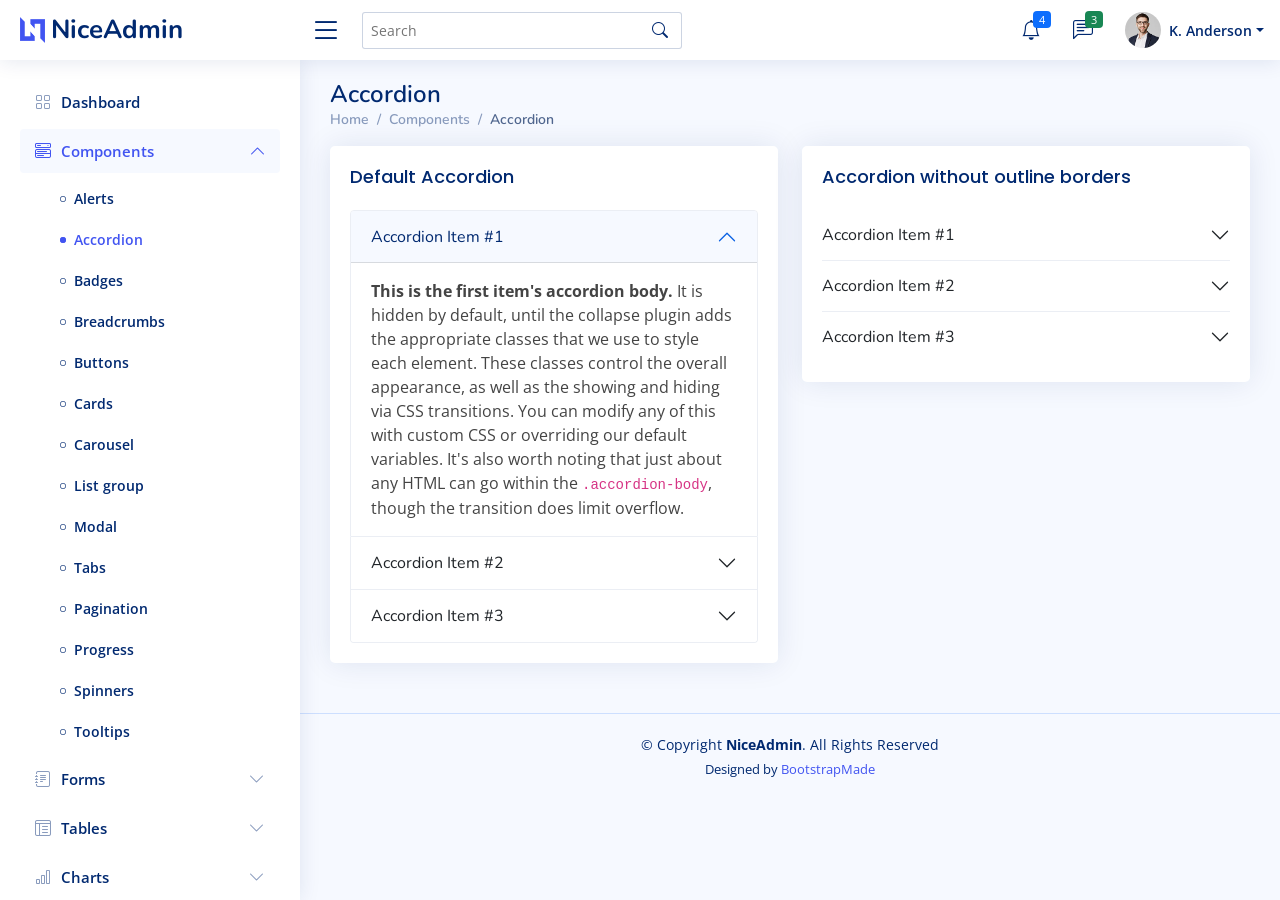
<file: templates/NiceAdmin/components-accordion.html>
<!DOCTYPE html>
<html lang="en">

<head>
  <meta charset="utf-8">
  <meta content="width=device-width, initial-scale=1.0" name="viewport">

  <title>Components / Accordion - NiceAdmin Bootstrap Template</title>
  <meta content="" name="description">
  <meta content="" name="keywords">

  <!-- Favicons -->
  <link href="assets/img/favicon.png" rel="icon">
  <link href="assets/img/apple-touch-icon.png" rel="apple-touch-icon">

  <!-- Google Fonts -->
  <link href="https://fonts.gstatic.com" rel="preconnect">
  <link href="https://fonts.googleapis.com/css?family=Open+Sans:300,300i,400,400i,600,600i,700,700i|Nunito:300,300i,400,400i,600,600i,700,700i|Poppins:300,300i,400,400i,500,500i,600,600i,700,700i" rel="stylesheet">

  <!-- Vendor CSS Files -->
  <link href="assets/vendor/bootstrap/css/bootstrap.min.css" rel="stylesheet">
  <link href="assets/vendor/bootstrap-icons/bootstrap-icons.css" rel="stylesheet">
  <link href="assets/vendor/boxicons/css/boxicons.min.css" rel="stylesheet">
  <link href="assets/vendor/quill/quill.snow.css" rel="stylesheet">
  <link href="assets/vendor/quill/quill.bubble.css" rel="stylesheet">
  <link href="assets/vendor/remixicon/remixicon.css" rel="stylesheet">
  <link href="assets/vendor/simple-datatables/style.css" rel="stylesheet">

  <!-- Template Main CSS File -->
  <link href="assets/css/style.css" rel="stylesheet">

  <!-- =======================================================
  * Template Name: NiceAdmin - v2.2.2
  * Template URL: https://bootstrapmade.com/nice-admin-bootstrap-admin-html-template/
  * Author: BootstrapMade.com
  * License: https://bootstrapmade.com/license/
  ======================================================== -->
</head>

<body>

  <!-- ======= Header ======= -->
  <header id="header" class="header fixed-top d-flex align-items-center">

    <div class="d-flex align-items-center justify-content-between">
      <a href="index.html" class="logo d-flex align-items-center">
        <img src="assets/img/logo.png" alt="">
        <span class="d-none d-lg-block">NiceAdmin</span>
      </a>
      <i class="bi bi-list toggle-sidebar-btn"></i>
    </div><!-- End Logo -->

    <div class="search-bar">
      <form class="search-form d-flex align-items-center" method="POST" action="#">
        <input type="text" name="query" placeholder="Search" title="Enter search keyword">
        <button type="submit" title="Search"><i class="bi bi-search"></i></button>
      </form>
    </div><!-- End Search Bar -->

    <nav class="header-nav ms-auto">
      <ul class="d-flex align-items-center">

        <li class="nav-item d-block d-lg-none">
          <a class="nav-link nav-icon search-bar-toggle " href="#">
            <i class="bi bi-search"></i>
          </a>
        </li><!-- End Search Icon-->

        <li class="nav-item dropdown">

          <a class="nav-link nav-icon" href="#" data-bs-toggle="dropdown">
            <i class="bi bi-bell"></i>
            <span class="badge bg-primary badge-number">4</span>
          </a><!-- End Notification Icon -->

          <ul class="dropdown-menu dropdown-menu-end dropdown-menu-arrow notifications">
            <li class="dropdown-header">
              You have 4 new notifications
              <a href="#"><span class="badge rounded-pill bg-primary p-2 ms-2">View all</span></a>
            </li>
            <li>
              <hr class="dropdown-divider">
            </li>

            <li class="notification-item">
              <i class="bi bi-exclamation-circle text-warning"></i>
              <div>
                <h4>Lorem Ipsum</h4>
                <p>Quae dolorem earum veritatis oditseno</p>
                <p>30 min. ago</p>
              </div>
            </li>

            <li>
              <hr class="dropdown-divider">
            </li>

            <li class="notification-item">
              <i class="bi bi-x-circle text-danger"></i>
              <div>
                <h4>Atque rerum nesciunt</h4>
                <p>Quae dolorem earum veritatis oditseno</p>
                <p>1 hr. ago</p>
              </div>
            </li>

            <li>
              <hr class="dropdown-divider">
            </li>

            <li class="notification-item">
              <i class="bi bi-check-circle text-success"></i>
              <div>
                <h4>Sit rerum fuga</h4>
                <p>Quae dolorem earum veritatis oditseno</p>
                <p>2 hrs. ago</p>
              </div>
            </li>

            <li>
              <hr class="dropdown-divider">
            </li>

            <li class="notification-item">
              <i class="bi bi-info-circle text-primary"></i>
              <div>
                <h4>Dicta reprehenderit</h4>
                <p>Quae dolorem earum veritatis oditseno</p>
                <p>4 hrs. ago</p>
              </div>
            </li>

            <li>
              <hr class="dropdown-divider">
            </li>
            <li class="dropdown-footer">
              <a href="#">Show all notifications</a>
            </li>

          </ul><!-- End Notification Dropdown Items -->

        </li><!-- End Notification Nav -->

        <li class="nav-item dropdown">

          <a class="nav-link nav-icon" href="#" data-bs-toggle="dropdown">
            <i class="bi bi-chat-left-text"></i>
            <span class="badge bg-success badge-number">3</span>
          </a><!-- End Messages Icon -->

          <ul class="dropdown-menu dropdown-menu-end dropdown-menu-arrow messages">
            <li class="dropdown-header">
              You have 3 new messages
              <a href="#"><span class="badge rounded-pill bg-primary p-2 ms-2">View all</span></a>
            </li>
            <li>
              <hr class="dropdown-divider">
            </li>

            <li class="message-item">
              <a href="#">
                <img src="assets/img/messages-1.jpg" alt="" class="rounded-circle">
                <div>
                  <h4>Maria Hudson</h4>
                  <p>Velit asperiores et ducimus soluta repudiandae labore officia est ut...</p>
                  <p>4 hrs. ago</p>
                </div>
              </a>
            </li>
            <li>
              <hr class="dropdown-divider">
            </li>

            <li class="message-item">
              <a href="#">
                <img src="assets/img/messages-2.jpg" alt="" class="rounded-circle">
                <div>
                  <h4>Anna Nelson</h4>
                  <p>Velit asperiores et ducimus soluta repudiandae labore officia est ut...</p>
                  <p>6 hrs. ago</p>
                </div>
              </a>
            </li>
            <li>
              <hr class="dropdown-divider">
            </li>

            <li class="message-item">
              <a href="#">
                <img src="assets/img/messages-3.jpg" alt="" class="rounded-circle">
                <div>
                  <h4>David Muldon</h4>
                  <p>Velit asperiores et ducimus soluta repudiandae labore officia est ut...</p>
                  <p>8 hrs. ago</p>
                </div>
              </a>
            </li>
            <li>
              <hr class="dropdown-divider">
            </li>

            <li class="dropdown-footer">
              <a href="#">Show all messages</a>
            </li>

          </ul><!-- End Messages Dropdown Items -->

        </li><!-- End Messages Nav -->

        <li class="nav-item dropdown pe-3">

          <a class="nav-link nav-profile d-flex align-items-center pe-0" href="#" data-bs-toggle="dropdown">
            <img src="assets/img/profile-img.jpg" alt="Profile" class="rounded-circle">
            <span class="d-none d-md-block dropdown-toggle ps-2">K. Anderson</span>
          </a><!-- End Profile Iamge Icon -->

          <ul class="dropdown-menu dropdown-menu-end dropdown-menu-arrow profile">
            <li class="dropdown-header">
              <h6>Kevin Anderson</h6>
              <span>Web Designer</span>
            </li>
            <li>
              <hr class="dropdown-divider">
            </li>

            <li>
              <a class="dropdown-item d-flex align-items-center" href="users-profile.html">
                <i class="bi bi-person"></i>
                <span>My Profile</span>
              </a>
            </li>
            <li>
              <hr class="dropdown-divider">
            </li>

            <li>
              <a class="dropdown-item d-flex align-items-center" href="users-profile.html">
                <i class="bi bi-gear"></i>
                <span>Account Settings</span>
              </a>
            </li>
            <li>
              <hr class="dropdown-divider">
            </li>

            <li>
              <a class="dropdown-item d-flex align-items-center" href="pages-faq.html">
                <i class="bi bi-question-circle"></i>
                <span>Need Help?</span>
              </a>
            </li>
            <li>
              <hr class="dropdown-divider">
            </li>

            <li>
              <a class="dropdown-item d-flex align-items-center" href="#">
                <i class="bi bi-box-arrow-right"></i>
                <span>Sign Out</span>
              </a>
            </li>

          </ul><!-- End Profile Dropdown Items -->
        </li><!-- End Profile Nav -->

      </ul>
    </nav><!-- End Icons Navigation -->

  </header><!-- End Header -->

  <!-- ======= Sidebar ======= -->
  <aside id="sidebar" class="sidebar">

    <ul class="sidebar-nav" id="sidebar-nav">

      <li class="nav-item">
        <a class="nav-link collapsed" href="index.html">
          <i class="bi bi-grid"></i>
          <span>Dashboard</span>
        </a>
      </li><!-- End Dashboard Nav -->

      <li class="nav-item">
        <a class="nav-link " data-bs-target="#components-nav" data-bs-toggle="collapse" href="#">
          <i class="bi bi-menu-button-wide"></i><span>Components</span><i class="bi bi-chevron-down ms-auto"></i>
        </a>
        <ul id="components-nav" class="nav-content collapse show" data-bs-parent="#sidebar-nav">
          <li>
            <a href="components-alerts.html">
              <i class="bi bi-circle"></i><span>Alerts</span>
            </a>
          </li>
          <li>
            <a href="components-accordion.html" class="active">
              <i class="bi bi-circle"></i><span>Accordion</span>
            </a>
          </li>
          <li>
            <a href="components-badges.html">
              <i class="bi bi-circle"></i><span>Badges</span>
            </a>
          </li>
          <li>
            <a href="components-breadcrumbs.html">
              <i class="bi bi-circle"></i><span>Breadcrumbs</span>
            </a>
          </li>
          <li>
            <a href="components-buttons.html">
              <i class="bi bi-circle"></i><span>Buttons</span>
            </a>
          </li>
          <li>
            <a href="components-cards.html">
              <i class="bi bi-circle"></i><span>Cards</span>
            </a>
          </li>
          <li>
            <a href="components-carousel.html">
              <i class="bi bi-circle"></i><span>Carousel</span>
            </a>
          </li>
          <li>
            <a href="components-list-group.html">
              <i class="bi bi-circle"></i><span>List group</span>
            </a>
          </li>
          <li>
            <a href="components-modal.html">
              <i class="bi bi-circle"></i><span>Modal</span>
            </a>
          </li>
          <li>
            <a href="components-tabs.html">
              <i class="bi bi-circle"></i><span>Tabs</span>
            </a>
          </li>
          <li>
            <a href="components-pagination.html">
              <i class="bi bi-circle"></i><span>Pagination</span>
            </a>
          </li>
          <li>
            <a href="components-progress.html">
              <i class="bi bi-circle"></i><span>Progress</span>
            </a>
          </li>
          <li>
            <a href="components-spinners.html">
              <i class="bi bi-circle"></i><span>Spinners</span>
            </a>
          </li>
          <li>
            <a href="components-tooltips.html">
              <i class="bi bi-circle"></i><span>Tooltips</span>
            </a>
          </li>
        </ul>
      </li><!-- End Components Nav -->

      <li class="nav-item">
        <a class="nav-link collapsed" data-bs-target="#forms-nav" data-bs-toggle="collapse" href="#">
          <i class="bi bi-journal-text"></i><span>Forms</span><i class="bi bi-chevron-down ms-auto"></i>
        </a>
        <ul id="forms-nav" class="nav-content collapse " data-bs-parent="#sidebar-nav">
          <li>
            <a href="forms-elements.html">
              <i class="bi bi-circle"></i><span>Form Elements</span>
            </a>
          </li>
          <li>
            <a href="forms-layouts.html">
              <i class="bi bi-circle"></i><span>Form Layouts</span>
            </a>
          </li>
          <li>
            <a href="forms-editors.html">
              <i class="bi bi-circle"></i><span>Form Editors</span>
            </a>
          </li>
          <li>
            <a href="forms-validation.html">
              <i class="bi bi-circle"></i><span>Form Validation</span>
            </a>
          </li>
        </ul>
      </li><!-- End Forms Nav -->

      <li class="nav-item">
        <a class="nav-link collapsed" data-bs-target="#tables-nav" data-bs-toggle="collapse" href="#">
          <i class="bi bi-layout-text-window-reverse"></i><span>Tables</span><i class="bi bi-chevron-down ms-auto"></i>
        </a>
        <ul id="tables-nav" class="nav-content collapse " data-bs-parent="#sidebar-nav">
          <li>
            <a href="tables-general.html">
              <i class="bi bi-circle"></i><span>General Tables</span>
            </a>
          </li>
          <li>
            <a href="tables-data.html">
              <i class="bi bi-circle"></i><span>Data Tables</span>
            </a>
          </li>
        </ul>
      </li><!-- End Tables Nav -->

      <li class="nav-item">
        <a class="nav-link collapsed" data-bs-target="#charts-nav" data-bs-toggle="collapse" href="#">
          <i class="bi bi-bar-chart"></i><span>Charts</span><i class="bi bi-chevron-down ms-auto"></i>
        </a>
        <ul id="charts-nav" class="nav-content collapse " data-bs-parent="#sidebar-nav">
          <li>
            <a href="charts-chartjs.html">
              <i class="bi bi-circle"></i><span>Chart.js</span>
            </a>
          </li>
          <li>
            <a href="charts-apexcharts.html">
              <i class="bi bi-circle"></i><span>ApexCharts</span>
            </a>
          </li>
          <li>
            <a href="charts-echarts.html">
              <i class="bi bi-circle"></i><span>ECharts</span>
            </a>
          </li>
        </ul>
      </li><!-- End Charts Nav -->

      <li class="nav-item">
        <a class="nav-link collapsed" data-bs-target="#icons-nav" data-bs-toggle="collapse" href="#">
          <i class="bi bi-gem"></i><span>Icons</span><i class="bi bi-chevron-down ms-auto"></i>
        </a>
        <ul id="icons-nav" class="nav-content collapse " data-bs-parent="#sidebar-nav">
          <li>
            <a href="icons-bootstrap.html">
              <i class="bi bi-circle"></i><span>Bootstrap Icons</span>
            </a>
          </li>
          <li>
            <a href="icons-remix.html">
              <i class="bi bi-circle"></i><span>Remix Icons</span>
            </a>
          </li>
          <li>
            <a href="icons-boxicons.html">
              <i class="bi bi-circle"></i><span>Boxicons</span>
            </a>
          </li>
        </ul>
      </li><!-- End Icons Nav -->

      <li class="nav-heading">Pages</li>

      <li class="nav-item">
        <a class="nav-link collapsed" href="users-profile.html">
          <i class="bi bi-person"></i>
          <span>Profile</span>
        </a>
      </li><!-- End Profile Page Nav -->

      <li class="nav-item">
        <a class="nav-link collapsed" href="pages-faq.html">
          <i class="bi bi-question-circle"></i>
          <span>F.A.Q</span>
        </a>
      </li><!-- End F.A.Q Page Nav -->

      <li class="nav-item">
        <a class="nav-link collapsed" href="pages-contact.html">
          <i class="bi bi-envelope"></i>
          <span>Contact</span>
        </a>
      </li><!-- End Contact Page Nav -->

      <li class="nav-item">
        <a class="nav-link collapsed" href="pages-register.html">
          <i class="bi bi-card-list"></i>
          <span>Register</span>
        </a>
      </li><!-- End Register Page Nav -->

      <li class="nav-item">
        <a class="nav-link collapsed" href="pages-login.html">
          <i class="bi bi-box-arrow-in-right"></i>
          <span>Login</span>
        </a>
      </li><!-- End Login Page Nav -->

      <li class="nav-item">
        <a class="nav-link collapsed" href="pages-error-404.html">
          <i class="bi bi-dash-circle"></i>
          <span>Error 404</span>
        </a>
      </li><!-- End Error 404 Page Nav -->

      <li class="nav-item">
        <a class="nav-link collapsed" href="pages-blank.html">
          <i class="bi bi-file-earmark"></i>
          <span>Blank</span>
        </a>
      </li><!-- End Blank Page Nav -->

    </ul>

  </aside><!-- End Sidebar-->

  <main id="main" class="main">

    <div class="pagetitle">
      <h1>Accordion</h1>
      <nav>
        <ol class="breadcrumb">
          <li class="breadcrumb-item"><a href="index.html">Home</a></li>
          <li class="breadcrumb-item">Components</li>
          <li class="breadcrumb-item active">Accordion</li>
        </ol>
      </nav>
    </div><!-- End Page Title -->

    <section class="section">
      <div class="row">
        <div class="col-lg-6">

          <div class="card">
            <div class="card-body">
              <h5 class="card-title">Default Accordion</h5>

              <!-- Default Accordion -->
              <div class="accordion" id="accordionExample">
                <div class="accordion-item">
                  <h2 class="accordion-header" id="headingOne">
                    <button class="accordion-button" type="button" data-bs-toggle="collapse" data-bs-target="#collapseOne" aria-expanded="true" aria-controls="collapseOne">
                      Accordion Item #1
                    </button>
                  </h2>
                  <div id="collapseOne" class="accordion-collapse collapse show" aria-labelledby="headingOne" data-bs-parent="#accordionExample">
                    <div class="accordion-body">
                      <strong>This is the first item's accordion body.</strong> It is hidden by default, until the collapse plugin adds the appropriate classes that we use to style each element. These classes control the overall appearance, as well as the showing and hiding via CSS transitions. You can modify any of this with custom CSS or overriding our default variables. It's also worth noting that just about any HTML can go within the <code>.accordion-body</code>, though the transition does limit overflow.
                    </div>
                  </div>
                </div>
                <div class="accordion-item">
                  <h2 class="accordion-header" id="headingTwo">
                    <button class="accordion-button collapsed" type="button" data-bs-toggle="collapse" data-bs-target="#collapseTwo" aria-expanded="false" aria-controls="collapseTwo">
                      Accordion Item #2
                    </button>
                  </h2>
                  <div id="collapseTwo" class="accordion-collapse collapse" aria-labelledby="headingTwo" data-bs-parent="#accordionExample">
                    <div class="accordion-body">
                      <strong>This is the second item's accordion body.</strong> It is hidden by default, until the collapse plugin adds the appropriate classes that we use to style each element. These classes control the overall appearance, as well as the showing and hiding via CSS transitions. You can modify any of this with custom CSS or overriding our default variables. It's also worth noting that just about any HTML can go within the <code>.accordion-body</code>, though the transition does limit overflow.
                    </div>
                  </div>
                </div>
                <div class="accordion-item">
                  <h2 class="accordion-header" id="headingThree">
                    <button class="accordion-button collapsed" type="button" data-bs-toggle="collapse" data-bs-target="#collapseThree" aria-expanded="false" aria-controls="collapseThree">
                      Accordion Item #3
                    </button>
                  </h2>
                  <div id="collapseThree" class="accordion-collapse collapse" aria-labelledby="headingThree" data-bs-parent="#accordionExample">
                    <div class="accordion-body">
                      <strong>This is the third item's accordion body.</strong> It is hidden by default, until the collapse plugin adds the appropriate classes that we use to style each element. These classes control the overall appearance, as well as the showing and hiding via CSS transitions. You can modify any of this with custom CSS or overriding our default variables. It's also worth noting that just about any HTML can go within the <code>.accordion-body</code>, though the transition does limit overflow.
                    </div>
                  </div>
                </div>
              </div><!-- End Default Accordion Example -->

            </div>
          </div>

        </div>

        <div class="col-lg-6">

          <div class="card">
            <div class="card-body">
              <h5 class="card-title">Accordion without outline borders</h5>

              <!-- Accordion without outline borders -->
              <div class="accordion accordion-flush" id="accordionFlushExample">
                <div class="accordion-item">
                  <h2 class="accordion-header" id="flush-headingOne">
                    <button class="accordion-button collapsed" type="button" data-bs-toggle="collapse" data-bs-target="#flush-collapseOne" aria-expanded="false" aria-controls="flush-collapseOne">
                      Accordion Item #1
                    </button>
                  </h2>
                  <div id="flush-collapseOne" class="accordion-collapse collapse" aria-labelledby="flush-headingOne" data-bs-parent="#accordionFlushExample">
                    <div class="accordion-body">Placeholder content for this accordion, which is intended to demonstrate the <code>.accordion-flush</code> class. This is the first item's accordion body.</div>
                  </div>
                </div>
                <div class="accordion-item">
                  <h2 class="accordion-header" id="flush-headingTwo">
                    <button class="accordion-button collapsed" type="button" data-bs-toggle="collapse" data-bs-target="#flush-collapseTwo" aria-expanded="false" aria-controls="flush-collapseTwo">
                      Accordion Item #2
                    </button>
                  </h2>
                  <div id="flush-collapseTwo" class="accordion-collapse collapse" aria-labelledby="flush-headingTwo" data-bs-parent="#accordionFlushExample">
                    <div class="accordion-body">Placeholder content for this accordion, which is intended to demonstrate the <code>.accordion-flush</code> class. This is the second item's accordion body. Let's imagine this being filled with some actual content.</div>
                  </div>
                </div>
                <div class="accordion-item">
                  <h2 class="accordion-header" id="flush-headingThree">
                    <button class="accordion-button collapsed" type="button" data-bs-toggle="collapse" data-bs-target="#flush-collapseThree" aria-expanded="false" aria-controls="flush-collapseThree">
                      Accordion Item #3
                    </button>
                  </h2>
                  <div id="flush-collapseThree" class="accordion-collapse collapse" aria-labelledby="flush-headingThree" data-bs-parent="#accordionFlushExample">
                    <div class="accordion-body">Placeholder content for this accordion, which is intended to demonstrate the <code>.accordion-flush</code> class. This is the third item's accordion body. Nothing more exciting happening here in terms of content, but just filling up the space to make it look, at least at first glance, a bit more representative of how this would look in a real-world application.</div>
                  </div>
                </div>
              </div><!-- End Accordion without outline borders -->

            </div>
          </div>

        </div>
      </div>
    </section>

  </main><!-- End #main -->

  <!-- ======= Footer ======= -->
  <footer id="footer" class="footer">
    <div class="copyright">
      &copy; Copyright <strong><span>NiceAdmin</span></strong>. All Rights Reserved
    </div>
    <div class="credits">
      <!-- All the links in the footer should remain intact. -->
      <!-- You can delete the links only if you purchased the pro version. -->
      <!-- Licensing information: https://bootstrapmade.com/license/ -->
      <!-- Purchase the pro version with working PHP/AJAX contact form: https://bootstrapmade.com/nice-admin-bootstrap-admin-html-template/ -->
      Designed by <a href="https://bootstrapmade.com/">BootstrapMade</a>
    </div>
  </footer><!-- End Footer -->

  <a href="#" class="back-to-top d-flex align-items-center justify-content-center"><i class="bi bi-arrow-up-short"></i></a>

  <!-- Vendor JS Files -->
  <script src="assets/vendor/apexcharts/apexcharts.min.js"></script>
  <script src="assets/vendor/bootstrap/js/bootstrap.bundle.min.js"></script>
  <script src="assets/vendor/chart.js/chart.min.js"></script>
  <script src="assets/vendor/echarts/echarts.min.js"></script>
  <script src="assets/vendor/quill/quill.min.js"></script>
  <script src="assets/vendor/simple-datatables/simple-datatables.js"></script>
  <script src="assets/vendor/tinymce/tinymce.min.js"></script>
  <script src="assets/vendor/php-email-form/validate.js"></script>

  <!-- Template Main JS File -->
  <script src="assets/js/main.js"></script>

</body>

</html>
</file>
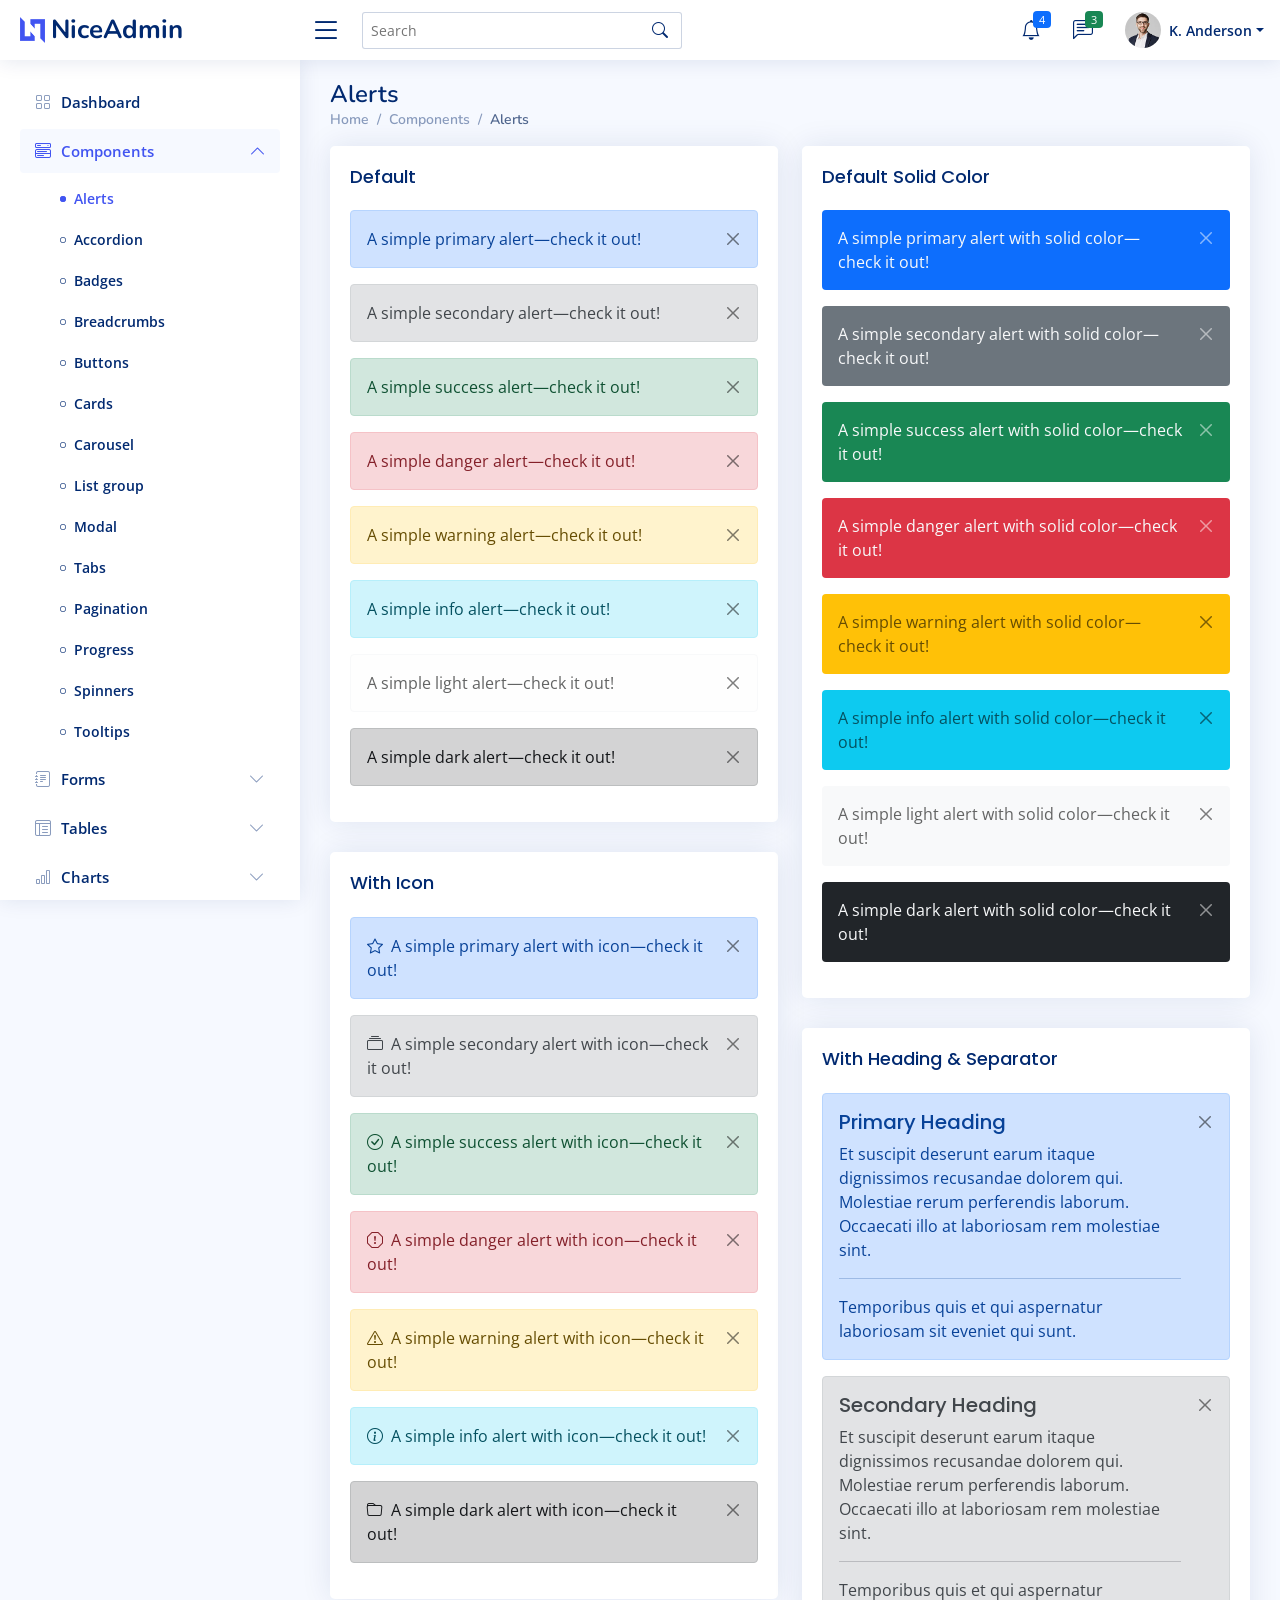
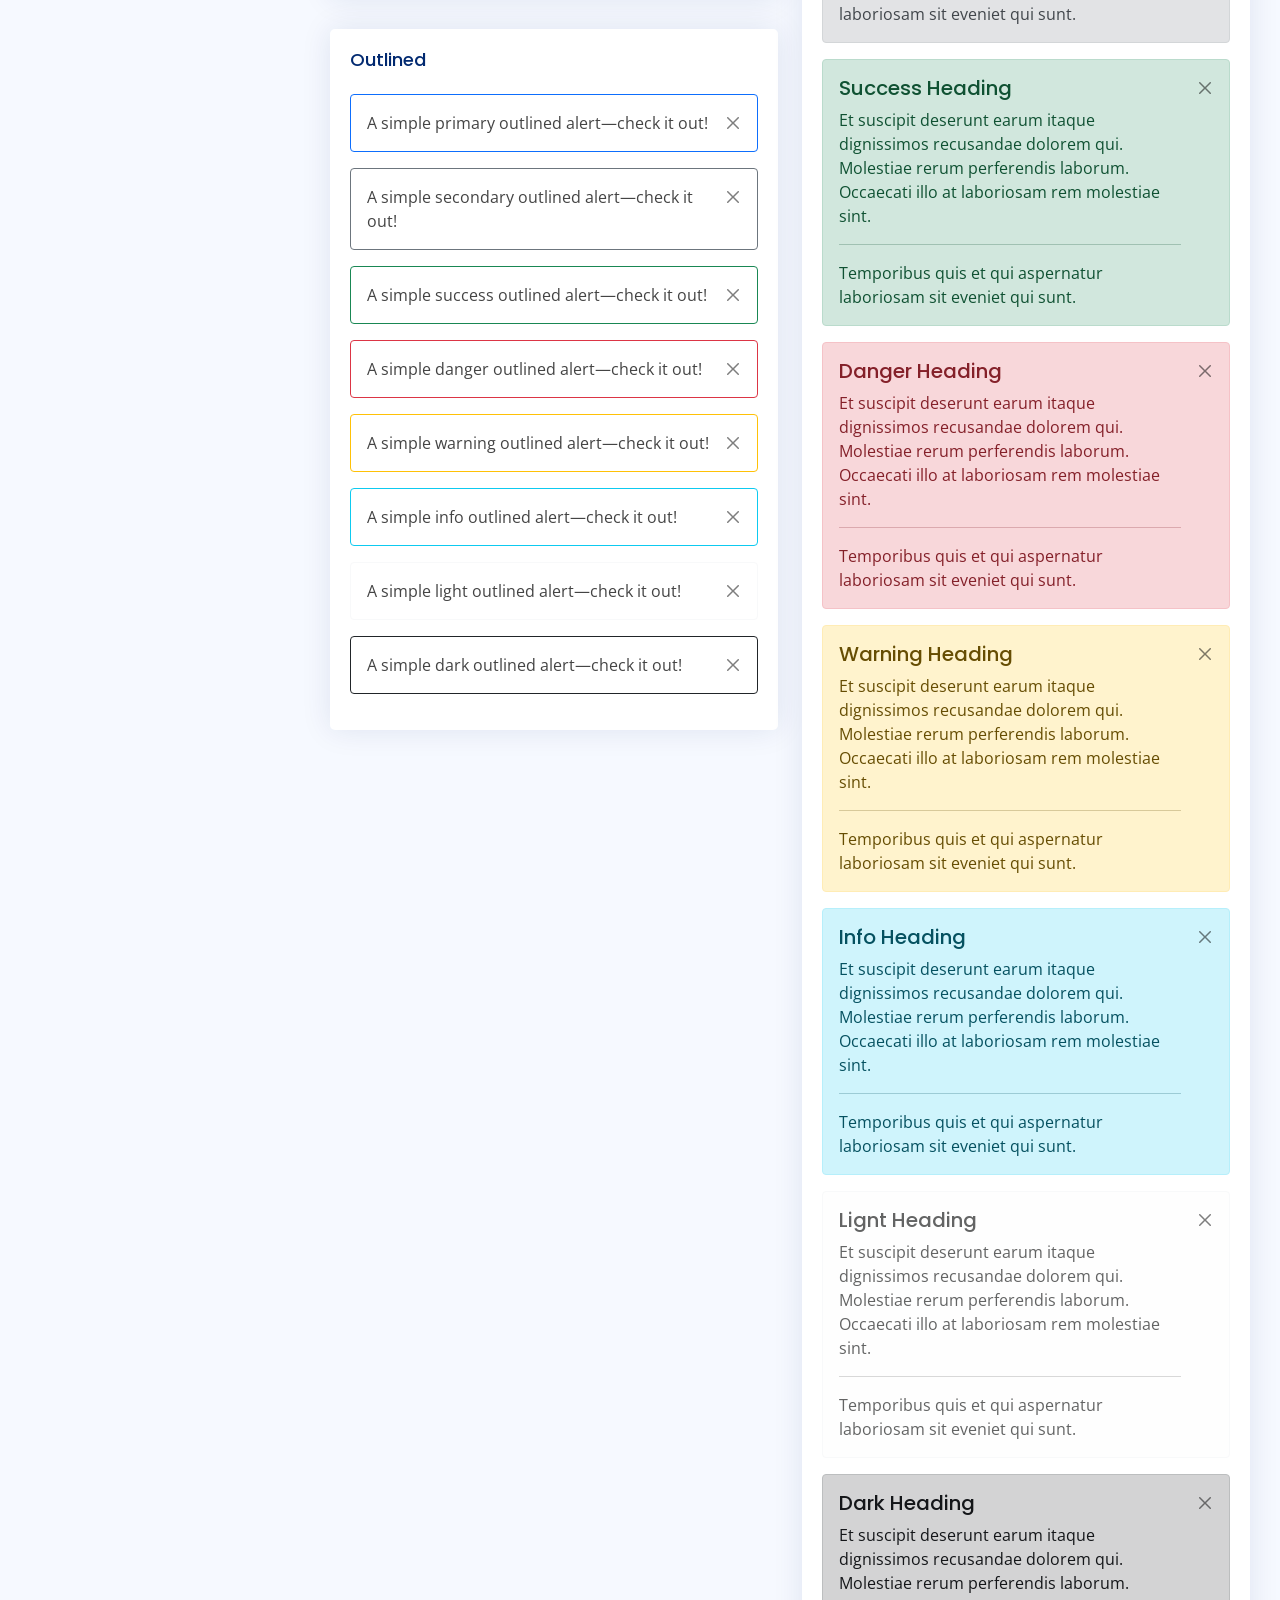
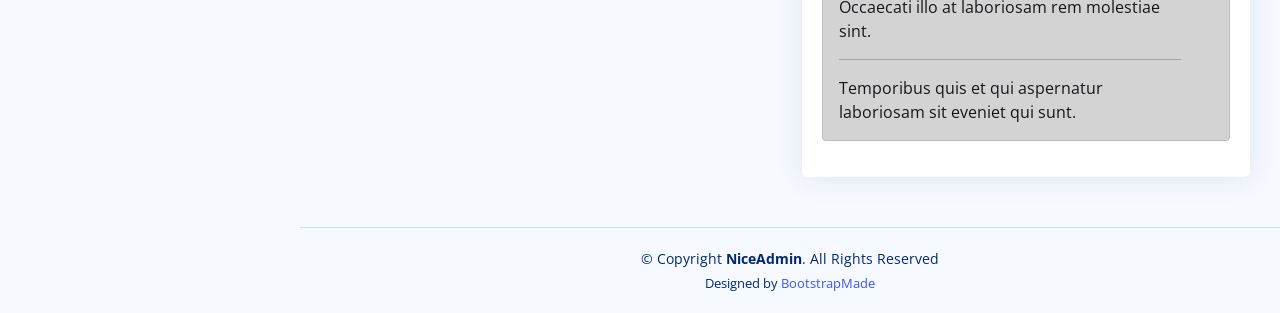
<file: templates/NiceAdmin/components-alerts.html>
<!DOCTYPE html>
<html lang="en">

<head>
  <meta charset="utf-8">
  <meta content="width=device-width, initial-scale=1.0" name="viewport">

  <title>Components / Alerts - NiceAdmin Bootstrap Template</title>
  <meta content="" name="description">
  <meta content="" name="keywords">

  <!-- Favicons -->
  <link href="assets/img/favicon.png" rel="icon">
  <link href="assets/img/apple-touch-icon.png" rel="apple-touch-icon">

  <!-- Google Fonts -->
  <link href="https://fonts.gstatic.com" rel="preconnect">
  <link href="https://fonts.googleapis.com/css?family=Open+Sans:300,300i,400,400i,600,600i,700,700i|Nunito:300,300i,400,400i,600,600i,700,700i|Poppins:300,300i,400,400i,500,500i,600,600i,700,700i" rel="stylesheet">

  <!-- Vendor CSS Files -->
  <link href="assets/vendor/bootstrap/css/bootstrap.min.css" rel="stylesheet">
  <link href="assets/vendor/bootstrap-icons/bootstrap-icons.css" rel="stylesheet">
  <link href="assets/vendor/boxicons/css/boxicons.min.css" rel="stylesheet">
  <link href="assets/vendor/quill/quill.snow.css" rel="stylesheet">
  <link href="assets/vendor/quill/quill.bubble.css" rel="stylesheet">
  <link href="assets/vendor/remixicon/remixicon.css" rel="stylesheet">
  <link href="assets/vendor/simple-datatables/style.css" rel="stylesheet">

  <!-- Template Main CSS File -->
  <link href="assets/css/style.css" rel="stylesheet">

  <!-- =======================================================
  * Template Name: NiceAdmin - v2.2.2
  * Template URL: https://bootstrapmade.com/nice-admin-bootstrap-admin-html-template/
  * Author: BootstrapMade.com
  * License: https://bootstrapmade.com/license/
  ======================================================== -->
</head>

<body>

  <!-- ======= Header ======= -->
  <header id="header" class="header fixed-top d-flex align-items-center">

    <div class="d-flex align-items-center justify-content-between">
      <a href="index.html" class="logo d-flex align-items-center">
        <img src="assets/img/logo.png" alt="">
        <span class="d-none d-lg-block">NiceAdmin</span>
      </a>
      <i class="bi bi-list toggle-sidebar-btn"></i>
    </div><!-- End Logo -->

    <div class="search-bar">
      <form class="search-form d-flex align-items-center" method="POST" action="#">
        <input type="text" name="query" placeholder="Search" title="Enter search keyword">
        <button type="submit" title="Search"><i class="bi bi-search"></i></button>
      </form>
    </div><!-- End Search Bar -->

    <nav class="header-nav ms-auto">
      <ul class="d-flex align-items-center">

        <li class="nav-item d-block d-lg-none">
          <a class="nav-link nav-icon search-bar-toggle " href="#">
            <i class="bi bi-search"></i>
          </a>
        </li><!-- End Search Icon-->

        <li class="nav-item dropdown">

          <a class="nav-link nav-icon" href="#" data-bs-toggle="dropdown">
            <i class="bi bi-bell"></i>
            <span class="badge bg-primary badge-number">4</span>
          </a><!-- End Notification Icon -->

          <ul class="dropdown-menu dropdown-menu-end dropdown-menu-arrow notifications">
            <li class="dropdown-header">
              You have 4 new notifications
              <a href="#"><span class="badge rounded-pill bg-primary p-2 ms-2">View all</span></a>
            </li>
            <li>
              <hr class="dropdown-divider">
            </li>

            <li class="notification-item">
              <i class="bi bi-exclamation-circle text-warning"></i>
              <div>
                <h4>Lorem Ipsum</h4>
                <p>Quae dolorem earum veritatis oditseno</p>
                <p>30 min. ago</p>
              </div>
            </li>

            <li>
              <hr class="dropdown-divider">
            </li>

            <li class="notification-item">
              <i class="bi bi-x-circle text-danger"></i>
              <div>
                <h4>Atque rerum nesciunt</h4>
                <p>Quae dolorem earum veritatis oditseno</p>
                <p>1 hr. ago</p>
              </div>
            </li>

            <li>
              <hr class="dropdown-divider">
            </li>

            <li class="notification-item">
              <i class="bi bi-check-circle text-success"></i>
              <div>
                <h4>Sit rerum fuga</h4>
                <p>Quae dolorem earum veritatis oditseno</p>
                <p>2 hrs. ago</p>
              </div>
            </li>

            <li>
              <hr class="dropdown-divider">
            </li>

            <li class="notification-item">
              <i class="bi bi-info-circle text-primary"></i>
              <div>
                <h4>Dicta reprehenderit</h4>
                <p>Quae dolorem earum veritatis oditseno</p>
                <p>4 hrs. ago</p>
              </div>
            </li>

            <li>
              <hr class="dropdown-divider">
            </li>
            <li class="dropdown-footer">
              <a href="#">Show all notifications</a>
            </li>

          </ul><!-- End Notification Dropdown Items -->

        </li><!-- End Notification Nav -->

        <li class="nav-item dropdown">

          <a class="nav-link nav-icon" href="#" data-bs-toggle="dropdown">
            <i class="bi bi-chat-left-text"></i>
            <span class="badge bg-success badge-number">3</span>
          </a><!-- End Messages Icon -->

          <ul class="dropdown-menu dropdown-menu-end dropdown-menu-arrow messages">
            <li class="dropdown-header">
              You have 3 new messages
              <a href="#"><span class="badge rounded-pill bg-primary p-2 ms-2">View all</span></a>
            </li>
            <li>
              <hr class="dropdown-divider">
            </li>

            <li class="message-item">
              <a href="#">
                <img src="assets/img/messages-1.jpg" alt="" class="rounded-circle">
                <div>
                  <h4>Maria Hudson</h4>
                  <p>Velit asperiores et ducimus soluta repudiandae labore officia est ut...</p>
                  <p>4 hrs. ago</p>
                </div>
              </a>
            </li>
            <li>
              <hr class="dropdown-divider">
            </li>

            <li class="message-item">
              <a href="#">
                <img src="assets/img/messages-2.jpg" alt="" class="rounded-circle">
                <div>
                  <h4>Anna Nelson</h4>
                  <p>Velit asperiores et ducimus soluta repudiandae labore officia est ut...</p>
                  <p>6 hrs. ago</p>
                </div>
              </a>
            </li>
            <li>
              <hr class="dropdown-divider">
            </li>

            <li class="message-item">
              <a href="#">
                <img src="assets/img/messages-3.jpg" alt="" class="rounded-circle">
                <div>
                  <h4>David Muldon</h4>
                  <p>Velit asperiores et ducimus soluta repudiandae labore officia est ut...</p>
                  <p>8 hrs. ago</p>
                </div>
              </a>
            </li>
            <li>
              <hr class="dropdown-divider">
            </li>

            <li class="dropdown-footer">
              <a href="#">Show all messages</a>
            </li>

          </ul><!-- End Messages Dropdown Items -->

        </li><!-- End Messages Nav -->

        <li class="nav-item dropdown pe-3">

          <a class="nav-link nav-profile d-flex align-items-center pe-0" href="#" data-bs-toggle="dropdown">
            <img src="assets/img/profile-img.jpg" alt="Profile" class="rounded-circle">
            <span class="d-none d-md-block dropdown-toggle ps-2">K. Anderson</span>
          </a><!-- End Profile Iamge Icon -->

          <ul class="dropdown-menu dropdown-menu-end dropdown-menu-arrow profile">
            <li class="dropdown-header">
              <h6>Kevin Anderson</h6>
              <span>Web Designer</span>
            </li>
            <li>
              <hr class="dropdown-divider">
            </li>

            <li>
              <a class="dropdown-item d-flex align-items-center" href="users-profile.html">
                <i class="bi bi-person"></i>
                <span>My Profile</span>
              </a>
            </li>
            <li>
              <hr class="dropdown-divider">
            </li>

            <li>
              <a class="dropdown-item d-flex align-items-center" href="users-profile.html">
                <i class="bi bi-gear"></i>
                <span>Account Settings</span>
              </a>
            </li>
            <li>
              <hr class="dropdown-divider">
            </li>

            <li>
              <a class="dropdown-item d-flex align-items-center" href="pages-faq.html">
                <i class="bi bi-question-circle"></i>
                <span>Need Help?</span>
              </a>
            </li>
            <li>
              <hr class="dropdown-divider">
            </li>

            <li>
              <a class="dropdown-item d-flex align-items-center" href="#">
                <i class="bi bi-box-arrow-right"></i>
                <span>Sign Out</span>
              </a>
            </li>

          </ul><!-- End Profile Dropdown Items -->
        </li><!-- End Profile Nav -->

      </ul>
    </nav><!-- End Icons Navigation -->

  </header><!-- End Header -->

  <!-- ======= Sidebar ======= -->
  <aside id="sidebar" class="sidebar">

    <ul class="sidebar-nav" id="sidebar-nav">

      <li class="nav-item">
        <a class="nav-link collapsed" href="index.html">
          <i class="bi bi-grid"></i>
          <span>Dashboard</span>
        </a>
      </li><!-- End Dashboard Nav -->

      <li class="nav-item">
        <a class="nav-link " data-bs-target="#components-nav" data-bs-toggle="collapse" href="#">
          <i class="bi bi-menu-button-wide"></i><span>Components</span><i class="bi bi-chevron-down ms-auto"></i>
        </a>
        <ul id="components-nav" class="nav-content collapse show" data-bs-parent="#sidebar-nav">
          <li>
            <a href="components-alerts.html" class="active">
              <i class="bi bi-circle"></i><span>Alerts</span>
            </a>
          </li>
          <li>
            <a href="components-accordion.html">
              <i class="bi bi-circle"></i><span>Accordion</span>
            </a>
          </li>
          <li>
            <a href="components-badges.html">
              <i class="bi bi-circle"></i><span>Badges</span>
            </a>
          </li>
          <li>
            <a href="components-breadcrumbs.html">
              <i class="bi bi-circle"></i><span>Breadcrumbs</span>
            </a>
          </li>
          <li>
            <a href="components-buttons.html">
              <i class="bi bi-circle"></i><span>Buttons</span>
            </a>
          </li>
          <li>
            <a href="components-cards.html">
              <i class="bi bi-circle"></i><span>Cards</span>
            </a>
          </li>
          <li>
            <a href="components-carousel.html">
              <i class="bi bi-circle"></i><span>Carousel</span>
            </a>
          </li>
          <li>
            <a href="components-list-group.html">
              <i class="bi bi-circle"></i><span>List group</span>
            </a>
          </li>
          <li>
            <a href="components-modal.html">
              <i class="bi bi-circle"></i><span>Modal</span>
            </a>
          </li>
          <li>
            <a href="components-tabs.html">
              <i class="bi bi-circle"></i><span>Tabs</span>
            </a>
          </li>
          <li>
            <a href="components-pagination.html">
              <i class="bi bi-circle"></i><span>Pagination</span>
            </a>
          </li>
          <li>
            <a href="components-progress.html">
              <i class="bi bi-circle"></i><span>Progress</span>
            </a>
          </li>
          <li>
            <a href="components-spinners.html">
              <i class="bi bi-circle"></i><span>Spinners</span>
            </a>
          </li>
          <li>
            <a href="components-tooltips.html">
              <i class="bi bi-circle"></i><span>Tooltips</span>
            </a>
          </li>
        </ul>
      </li><!-- End Components Nav -->

      <li class="nav-item">
        <a class="nav-link collapsed" data-bs-target="#forms-nav" data-bs-toggle="collapse" href="#">
          <i class="bi bi-journal-text"></i><span>Forms</span><i class="bi bi-chevron-down ms-auto"></i>
        </a>
        <ul id="forms-nav" class="nav-content collapse " data-bs-parent="#sidebar-nav">
          <li>
            <a href="forms-elements.html">
              <i class="bi bi-circle"></i><span>Form Elements</span>
            </a>
          </li>
          <li>
            <a href="forms-layouts.html">
              <i class="bi bi-circle"></i><span>Form Layouts</span>
            </a>
          </li>
          <li>
            <a href="forms-editors.html">
              <i class="bi bi-circle"></i><span>Form Editors</span>
            </a>
          </li>
          <li>
            <a href="forms-validation.html">
              <i class="bi bi-circle"></i><span>Form Validation</span>
            </a>
          </li>
        </ul>
      </li><!-- End Forms Nav -->

      <li class="nav-item">
        <a class="nav-link collapsed" data-bs-target="#tables-nav" data-bs-toggle="collapse" href="#">
          <i class="bi bi-layout-text-window-reverse"></i><span>Tables</span><i class="bi bi-chevron-down ms-auto"></i>
        </a>
        <ul id="tables-nav" class="nav-content collapse " data-bs-parent="#sidebar-nav">
          <li>
            <a href="tables-general.html">
              <i class="bi bi-circle"></i><span>General Tables</span>
            </a>
          </li>
          <li>
            <a href="tables-data.html">
              <i class="bi bi-circle"></i><span>Data Tables</span>
            </a>
          </li>
        </ul>
      </li><!-- End Tables Nav -->

      <li class="nav-item">
        <a class="nav-link collapsed" data-bs-target="#charts-nav" data-bs-toggle="collapse" href="#">
          <i class="bi bi-bar-chart"></i><span>Charts</span><i class="bi bi-chevron-down ms-auto"></i>
        </a>
        <ul id="charts-nav" class="nav-content collapse " data-bs-parent="#sidebar-nav">
          <li>
            <a href="charts-chartjs.html">
              <i class="bi bi-circle"></i><span>Chart.js</span>
            </a>
          </li>
          <li>
            <a href="charts-apexcharts.html">
              <i class="bi bi-circle"></i><span>ApexCharts</span>
            </a>
          </li>
          <li>
            <a href="charts-echarts.html">
              <i class="bi bi-circle"></i><span>ECharts</span>
            </a>
          </li>
        </ul>
      </li><!-- End Charts Nav -->

      <li class="nav-item">
        <a class="nav-link collapsed" data-bs-target="#icons-nav" data-bs-toggle="collapse" href="#">
          <i class="bi bi-gem"></i><span>Icons</span><i class="bi bi-chevron-down ms-auto"></i>
        </a>
        <ul id="icons-nav" class="nav-content collapse " data-bs-parent="#sidebar-nav">
          <li>
            <a href="icons-bootstrap.html">
              <i class="bi bi-circle"></i><span>Bootstrap Icons</span>
            </a>
          </li>
          <li>
            <a href="icons-remix.html">
              <i class="bi bi-circle"></i><span>Remix Icons</span>
            </a>
          </li>
          <li>
            <a href="icons-boxicons.html">
              <i class="bi bi-circle"></i><span>Boxicons</span>
            </a>
          </li>
        </ul>
      </li><!-- End Icons Nav -->

      <li class="nav-heading">Pages</li>

      <li class="nav-item">
        <a class="nav-link collapsed" href="users-profile.html">
          <i class="bi bi-person"></i>
          <span>Profile</span>
        </a>
      </li><!-- End Profile Page Nav -->

      <li class="nav-item">
        <a class="nav-link collapsed" href="pages-faq.html">
          <i class="bi bi-question-circle"></i>
          <span>F.A.Q</span>
        </a>
      </li><!-- End F.A.Q Page Nav -->

      <li class="nav-item">
        <a class="nav-link collapsed" href="pages-contact.html">
          <i class="bi bi-envelope"></i>
          <span>Contact</span>
        </a>
      </li><!-- End Contact Page Nav -->

      <li class="nav-item">
        <a class="nav-link collapsed" href="pages-register.html">
          <i class="bi bi-card-list"></i>
          <span>Register</span>
        </a>
      </li><!-- End Register Page Nav -->

      <li class="nav-item">
        <a class="nav-link collapsed" href="pages-login.html">
          <i class="bi bi-box-arrow-in-right"></i>
          <span>Login</span>
        </a>
      </li><!-- End Login Page Nav -->

      <li class="nav-item">
        <a class="nav-link collapsed" href="pages-error-404.html">
          <i class="bi bi-dash-circle"></i>
          <span>Error 404</span>
        </a>
      </li><!-- End Error 404 Page Nav -->

      <li class="nav-item">
        <a class="nav-link collapsed" href="pages-blank.html">
          <i class="bi bi-file-earmark"></i>
          <span>Blank</span>
        </a>
      </li><!-- End Blank Page Nav -->

    </ul>

  </aside><!-- End Sidebar-->

  <main id="main" class="main">

    <div class="pagetitle">
      <h1>Alerts</h1>
      <nav>
        <ol class="breadcrumb">
          <li class="breadcrumb-item"><a href="index.html">Home</a></li>
          <li class="breadcrumb-item">Components</li>
          <li class="breadcrumb-item active">Alerts</li>
        </ol>
      </nav>
    </div><!-- End Page Title -->

    <section class="section">
      <div class="row">
        <div class="col-lg-6">

          <div class="card">
            <div class="card-body">

              <h5 class="card-title">Default</h5>

              <div class="alert alert-primary alert-dismissible fade show" role="alert">
                A simple primary alert—check it out!
                <button type="button" class="btn-close" data-bs-dismiss="alert" aria-label="Close"></button>
              </div>

              <div class="alert alert-secondary alert-dismissible fade show" role="alert">
                A simple secondary alert—check it out!
                <button type="button" class="btn-close" data-bs-dismiss="alert" aria-label="Close"></button>
              </div>

              <div class="alert alert-success alert-dismissible fade show" role="alert">
                A simple success alert—check it out!
                <button type="button" class="btn-close" data-bs-dismiss="alert" aria-label="Close"></button>
              </div>

              <div class="alert alert-danger alert-dismissible fade show" role="alert">
                A simple danger alert—check it out!
                <button type="button" class="btn-close" data-bs-dismiss="alert" aria-label="Close"></button>
              </div>

              <div class="alert alert-warning alert-dismissible fade show" role="alert">
                A simple warning alert—check it out!
                <button type="button" class="btn-close" data-bs-dismiss="alert" aria-label="Close"></button>
              </div>

              <div class="alert alert-info alert-dismissible fade show" role="alert">
                A simple info alert—check it out!
                <button type="button" class="btn-close" data-bs-dismiss="alert" aria-label="Close"></button>
              </div>

              <div class="alert alert-light border-light alert-dismissible fade show" role="alert">
                A simple light alert—check it out!
                <button type="button" class="btn-close" data-bs-dismiss="alert" aria-label="Close"></button>
              </div>

              <div class="alert alert-dark alert-dismissible fade show" role="alert">
                A simple dark alert—check it out!
                <button type="button" class="btn-close" data-bs-dismiss="alert" aria-label="Close"></button>
              </div>

            </div>
          </div>

          <div class="card">
            <div class="card-body">
              <h5 class="card-title">With Icon</h5>

              <div class="alert alert-primary alert-dismissible fade show" role="alert">
                <i class="bi bi-star me-1"></i>
                A simple primary alert with icon—check it out!
                <button type="button" class="btn-close" data-bs-dismiss="alert" aria-label="Close"></button>
              </div>

              <div class="alert alert-secondary alert-dismissible fade show" role="alert">
                <i class="bi bi-collection me-1"></i>
                A simple secondary alert with icon—check it out!
                <button type="button" class="btn-close" data-bs-dismiss="alert" aria-label="Close"></button>
              </div>

              <div class="alert alert-success alert-dismissible fade show" role="alert">
                <i class="bi bi-check-circle me-1"></i>
                A simple success alert with icon—check it out!
                <button type="button" class="btn-close" data-bs-dismiss="alert" aria-label="Close"></button>
              </div>

              <div class="alert alert-danger alert-dismissible fade show" role="alert">
                <i class="bi bi-exclamation-octagon me-1"></i>
                A simple danger alert with icon—check it out!
                <button type="button" class="btn-close" data-bs-dismiss="alert" aria-label="Close"></button>
              </div>

              <div class="alert alert-warning alert-dismissible fade show" role="alert">
                <i class="bi bi-exclamation-triangle me-1"></i>
                A simple warning alert with icon—check it out!
                <button type="button" class="btn-close" data-bs-dismiss="alert" aria-label="Close"></button>
              </div>

              <div class="alert alert-info alert-dismissible fade show" role="alert">
                <i class="bi bi-info-circle me-1"></i>
                A simple info alert with icon—check it out!
                <button type="button" class="btn-close" data-bs-dismiss="alert" aria-label="Close"></button>
              </div>

              <div class="alert alert-dark alert-dismissible fade show" role="alert">
                <i class="bi bi-folder me-1"></i>
                A simple dark alert with icon—check it out!
                <button type="button" class="btn-close" data-bs-dismiss="alert" aria-label="Close"></button>
              </div>

            </div>
          </div>

          <div class="card">
            <div class="card-body">
              <h5 class="card-title">Outlined</h5>

              <div class="alert border-primary alert-dismissible fade show" role="alert">
                A simple primary outlined alert—check it out!
                <button type="button" class="btn-close" data-bs-dismiss="alert" aria-label="Close"></button>
              </div>

              <div class="alert border-secondary alert-dismissible fade show" role="alert">
                A simple secondary outlined alert—check it out!
                <button type="button" class="btn-close" data-bs-dismiss="alert" aria-label="Close"></button>
              </div>

              <div class="alert border-success alert-dismissible fade show" role="alert">
                A simple success outlined alert—check it out!
                <button type="button" class="btn-close" data-bs-dismiss="alert" aria-label="Close"></button>
              </div>

              <div class="alert border-danger alert-dismissible fade show" role="alert">
                A simple danger outlined alert—check it out!
                <button type="button" class="btn-close" data-bs-dismiss="alert" aria-label="Close"></button>
              </div>

              <div class="alert border-warning alert-dismissible fade show" role="alert">
                A simple warning outlined alert—check it out!
                <button type="button" class="btn-close" data-bs-dismiss="alert" aria-label="Close"></button>
              </div>

              <div class="alert border-info alert-dismissible fade show" role="alert">
                A simple info outlined alert—check it out!
                <button type="button" class="btn-close" data-bs-dismiss="alert" aria-label="Close"></button>
              </div>

              <div class="alert border-light alert-dismissible fade show" role="alert">
                A simple light outlined alert—check it out!
                <button type="button" class="btn-close" data-bs-dismiss="alert" aria-label="Close"></button>
              </div>

              <div class="alert border-dark alert-dismissible fade show" role="alert">
                A simple dark outlined alert—check it out!
                <button type="button" class="btn-close" data-bs-dismiss="alert" aria-label="Close"></button>
              </div>

            </div>
          </div>

        </div>

        <div class="col-lg-6">

          <div class="card">
            <div class="card-body">
              <h5 class="card-title">Default Solid Color</h5>

              <div class="alert alert-primary bg-primary text-light border-0 alert-dismissible fade show" role="alert">
                A simple primary alert with solid color—check it out!
                <button type="button" class="btn-close btn-close-white" data-bs-dismiss="alert" aria-label="Close"></button>
              </div>

              <div class="alert alert-secondary bg-secondary text-light border-0 alert-dismissible fade show" role="alert">
                A simple secondary alert with solid color—check it out!
                <button type="button" class="btn-close btn-close-white" data-bs-dismiss="alert" aria-label="Close"></button>
              </div>

              <div class="alert alert-success bg-success text-light border-0 alert-dismissible fade show" role="alert">
                A simple success alert with solid color—check it out!
                <button type="button" class="btn-close btn-close-white" data-bs-dismiss="alert" aria-label="Close"></button>
              </div>

              <div class="alert alert-danger bg-danger text-light border-0 alert-dismissible fade show" role="alert">
                A simple danger alert with solid color—check it out!
                <button type="button" class="btn-close btn-close-white" data-bs-dismiss="alert" aria-label="Close"></button>
              </div>

              <div class="alert alert-warning bg-warning border-0 alert-dismissible fade show" role="alert">
                A simple warning alert with solid color—check it out!
                <button type="button" class="btn-close" data-bs-dismiss="alert" aria-label="Close"></button>
              </div>

              <div class="alert alert-info bg-info border-0 alert-dismissible fade show" role="alert">
                A simple info alert with solid color—check it out!
                <button type="button" class="btn-close" data-bs-dismiss="alert" aria-label="Close"></button>
              </div>

              <div class="alert alert-light bg-light border-0 alert-dismissible fade show" role="alert">
                A simple light alert with solid color—check it out!
                <button type="button" class="btn-close" data-bs-dismiss="alert" aria-label="Close"></button>
              </div>

              <div class="alert alert-dark bg-dark text-light border-0 alert-dismissible fade show" role="alert">
                A simple dark alert with solid color—check it out!
                <button type="button" class="btn-close btn-close-white" data-bs-dismiss="alert" aria-label="Close"></button>
              </div>

            </div>
          </div>

          <div class="card">
            <div class="card-body">
              <h5 class="card-title">With Heading &amp Separator</h5>

              <div class="alert alert-primary alert-dismissible fade show" role="alert">
                <h4 class="alert-heading">Primary Heading</h4>
                <p>Et suscipit deserunt earum itaque dignissimos recusandae dolorem qui. Molestiae rerum perferendis laborum. Occaecati illo at laboriosam rem molestiae sint.</p>
                <hr>
                <p class="mb-0">Temporibus quis et qui aspernatur laboriosam sit eveniet qui sunt.</p>
                <button type="button" class="btn-close" data-bs-dismiss="alert" aria-label="Close"></button>
              </div>

              <div class="alert alert-secondary alert-dismissible fade show" role="alert">
                <h4 class="alert-heading">Secondary Heading</h4>
                <p>Et suscipit deserunt earum itaque dignissimos recusandae dolorem qui. Molestiae rerum perferendis laborum. Occaecati illo at laboriosam rem molestiae sint.</p>
                <hr>
                <p class="mb-0">Temporibus quis et qui aspernatur laboriosam sit eveniet qui sunt.</p>
                <button type="button" class="btn-close" data-bs-dismiss="alert" aria-label="Close"></button>
              </div>

              <div class="alert alert-success alert-dismissible fade show" role="alert">
                <h4 class="alert-heading">Success Heading</h4>
                <p>Et suscipit deserunt earum itaque dignissimos recusandae dolorem qui. Molestiae rerum perferendis laborum. Occaecati illo at laboriosam rem molestiae sint.</p>
                <hr>
                <p class="mb-0">Temporibus quis et qui aspernatur laboriosam sit eveniet qui sunt.</p>
                <button type="button" class="btn-close" data-bs-dismiss="alert" aria-label="Close"></button>
              </div>

              <div class="alert alert-danger alert-dismissible fade show" role="alert">
                <h4 class="alert-heading">Danger Heading</h4>
                <p>Et suscipit deserunt earum itaque dignissimos recusandae dolorem qui. Molestiae rerum perferendis laborum. Occaecati illo at laboriosam rem molestiae sint.</p>
                <hr>
                <p class="mb-0">Temporibus quis et qui aspernatur laboriosam sit eveniet qui sunt.</p>
                <button type="button" class="btn-close" data-bs-dismiss="alert" aria-label="Close"></button>
              </div>

              <div class="alert alert-warning  alert-dismissible fade show" role="alert">
                <h4 class="alert-heading">Warning Heading</h4>
                <p>Et suscipit deserunt earum itaque dignissimos recusandae dolorem qui. Molestiae rerum perferendis laborum. Occaecati illo at laboriosam rem molestiae sint.</p>
                <hr>
                <p class="mb-0">Temporibus quis et qui aspernatur laboriosam sit eveniet qui sunt.</p>
                <button type="button" class="btn-close" data-bs-dismiss="alert" aria-label="Close"></button>
              </div>

              <div class="alert alert-info  alert-dismissible fade show" role="alert">
                <h4 class="alert-heading">Info Heading</h4>
                <p>Et suscipit deserunt earum itaque dignissimos recusandae dolorem qui. Molestiae rerum perferendis laborum. Occaecati illo at laboriosam rem molestiae sint.</p>
                <hr>
                <p class="mb-0">Temporibus quis et qui aspernatur laboriosam sit eveniet qui sunt.</p>
                <button type="button" class="btn-close" data-bs-dismiss="alert" aria-label="Close"></button>
              </div>

              <div class="alert alert-light border-light alert-dismissible fade show" role="alert">
                <h4 class="alert-heading">Lignt Heading</h4>
                <p>Et suscipit deserunt earum itaque dignissimos recusandae dolorem qui. Molestiae rerum perferendis laborum. Occaecati illo at laboriosam rem molestiae sint.</p>
                <hr>
                <p class="mb-0">Temporibus quis et qui aspernatur laboriosam sit eveniet qui sunt.</p>
                <button type="button" class="btn-close" data-bs-dismiss="alert" aria-label="Close"></button>
              </div>

              <div class="alert alert-dark  alert-dismissible fade show" role="alert">
                <h4 class="alert-heading">Dark Heading</h4>
                <p>Et suscipit deserunt earum itaque dignissimos recusandae dolorem qui. Molestiae rerum perferendis laborum. Occaecati illo at laboriosam rem molestiae sint.</p>
                <hr>
                <p class="mb-0">Temporibus quis et qui aspernatur laboriosam sit eveniet qui sunt.</p>
                <button type="button" class="btn-close" data-bs-dismiss="alert" aria-label="Close"></button>
              </div>

            </div>
          </div>
        </div>
      </div>
    </section>

  </main><!-- End #main -->

  <!-- ======= Footer ======= -->
  <footer id="footer" class="footer">
    <div class="copyright">
      &copy; Copyright <strong><span>NiceAdmin</span></strong>. All Rights Reserved
    </div>
    <div class="credits">
      <!-- All the links in the footer should remain intact. -->
      <!-- You can delete the links only if you purchased the pro version. -->
      <!-- Licensing information: https://bootstrapmade.com/license/ -->
      <!-- Purchase the pro version with working PHP/AJAX contact form: https://bootstrapmade.com/nice-admin-bootstrap-admin-html-template/ -->
      Designed by <a href="https://bootstrapmade.com/">BootstrapMade</a>
    </div>
  </footer><!-- End Footer -->

  <a href="#" class="back-to-top d-flex align-items-center justify-content-center"><i class="bi bi-arrow-up-short"></i></a>

  <!-- Vendor JS Files -->
  <script src="assets/vendor/apexcharts/apexcharts.min.js"></script>
  <script src="assets/vendor/bootstrap/js/bootstrap.bundle.min.js"></script>
  <script src="assets/vendor/chart.js/chart.min.js"></script>
  <script src="assets/vendor/echarts/echarts.min.js"></script>
  <script src="assets/vendor/quill/quill.min.js"></script>
  <script src="assets/vendor/simple-datatables/simple-datatables.js"></script>
  <script src="assets/vendor/tinymce/tinymce.min.js"></script>
  <script src="assets/vendor/php-email-form/validate.js"></script>

  <!-- Template Main JS File -->
  <script src="assets/js/main.js"></script>

</body>

</html>
</file>
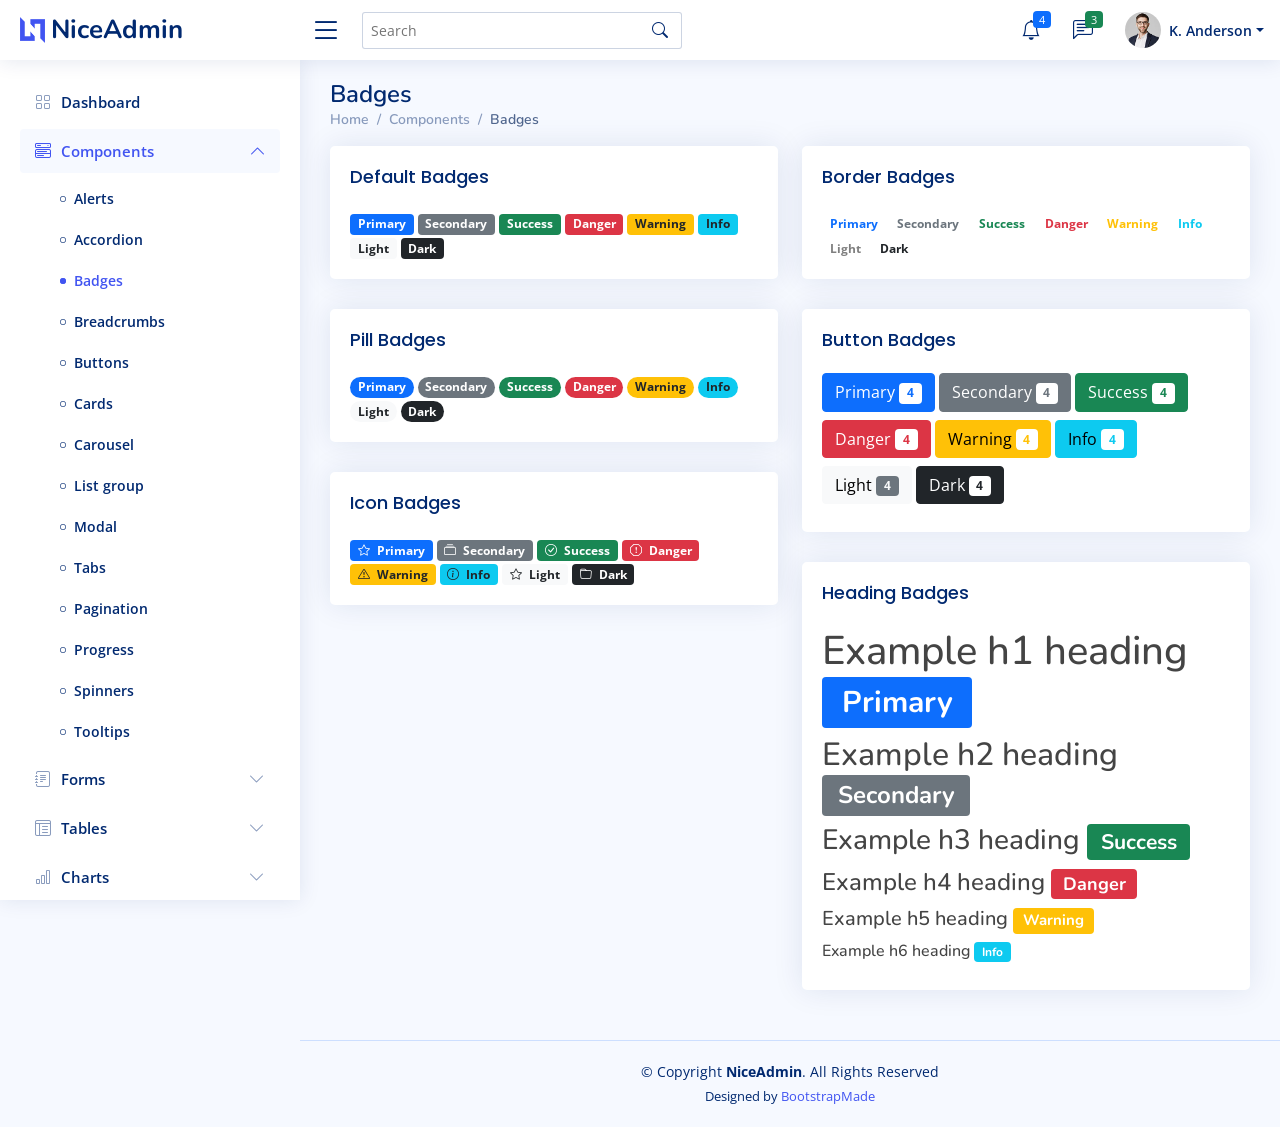
<file: templates/NiceAdmin/components-badges.html>
<!DOCTYPE html>
<html lang="en">

<head>
  <meta charset="utf-8">
  <meta content="width=device-width, initial-scale=1.0" name="viewport">

  <title>Components / Badges - NiceAdmin Bootstrap Template</title>
  <meta content="" name="description">
  <meta content="" name="keywords">

  <!-- Favicons -->
  <link href="assets/img/favicon.png" rel="icon">
  <link href="assets/img/apple-touch-icon.png" rel="apple-touch-icon">

  <!-- Google Fonts -->
  <link href="https://fonts.gstatic.com" rel="preconnect">
  <link href="https://fonts.googleapis.com/css?family=Open+Sans:300,300i,400,400i,600,600i,700,700i|Nunito:300,300i,400,400i,600,600i,700,700i|Poppins:300,300i,400,400i,500,500i,600,600i,700,700i" rel="stylesheet">

  <!-- Vendor CSS Files -->
  <link href="assets/vendor/bootstrap/css/bootstrap.min.css" rel="stylesheet">
  <link href="assets/vendor/bootstrap-icons/bootstrap-icons.css" rel="stylesheet">
  <link href="assets/vendor/boxicons/css/boxicons.min.css" rel="stylesheet">
  <link href="assets/vendor/quill/quill.snow.css" rel="stylesheet">
  <link href="assets/vendor/quill/quill.bubble.css" rel="stylesheet">
  <link href="assets/vendor/remixicon/remixicon.css" rel="stylesheet">
  <link href="assets/vendor/simple-datatables/style.css" rel="stylesheet">

  <!-- Template Main CSS File -->
  <link href="assets/css/style.css" rel="stylesheet">

  <!-- =======================================================
  * Template Name: NiceAdmin - v2.2.2
  * Template URL: https://bootstrapmade.com/nice-admin-bootstrap-admin-html-template/
  * Author: BootstrapMade.com
  * License: https://bootstrapmade.com/license/
  ======================================================== -->
</head>

<body>

  <!-- ======= Header ======= -->
  <header id="header" class="header fixed-top d-flex align-items-center">

    <div class="d-flex align-items-center justify-content-between">
      <a href="index.html" class="logo d-flex align-items-center">
        <img src="assets/img/logo.png" alt="">
        <span class="d-none d-lg-block">NiceAdmin</span>
      </a>
      <i class="bi bi-list toggle-sidebar-btn"></i>
    </div><!-- End Logo -->

    <div class="search-bar">
      <form class="search-form d-flex align-items-center" method="POST" action="#">
        <input type="text" name="query" placeholder="Search" title="Enter search keyword">
        <button type="submit" title="Search"><i class="bi bi-search"></i></button>
      </form>
    </div><!-- End Search Bar -->

    <nav class="header-nav ms-auto">
      <ul class="d-flex align-items-center">

        <li class="nav-item d-block d-lg-none">
          <a class="nav-link nav-icon search-bar-toggle " href="#">
            <i class="bi bi-search"></i>
          </a>
        </li><!-- End Search Icon-->

        <li class="nav-item dropdown">

          <a class="nav-link nav-icon" href="#" data-bs-toggle="dropdown">
            <i class="bi bi-bell"></i>
            <span class="badge bg-primary badge-number">4</span>
          </a><!-- End Notification Icon -->

          <ul class="dropdown-menu dropdown-menu-end dropdown-menu-arrow notifications">
            <li class="dropdown-header">
              You have 4 new notifications
              <a href="#"><span class="badge rounded-pill bg-primary p-2 ms-2">View all</span></a>
            </li>
            <li>
              <hr class="dropdown-divider">
            </li>

            <li class="notification-item">
              <i class="bi bi-exclamation-circle text-warning"></i>
              <div>
                <h4>Lorem Ipsum</h4>
                <p>Quae dolorem earum veritatis oditseno</p>
                <p>30 min. ago</p>
              </div>
            </li>

            <li>
              <hr class="dropdown-divider">
            </li>

            <li class="notification-item">
              <i class="bi bi-x-circle text-danger"></i>
              <div>
                <h4>Atque rerum nesciunt</h4>
                <p>Quae dolorem earum veritatis oditseno</p>
                <p>1 hr. ago</p>
              </div>
            </li>

            <li>
              <hr class="dropdown-divider">
            </li>

            <li class="notification-item">
              <i class="bi bi-check-circle text-success"></i>
              <div>
                <h4>Sit rerum fuga</h4>
                <p>Quae dolorem earum veritatis oditseno</p>
                <p>2 hrs. ago</p>
              </div>
            </li>

            <li>
              <hr class="dropdown-divider">
            </li>

            <li class="notification-item">
              <i class="bi bi-info-circle text-primary"></i>
              <div>
                <h4>Dicta reprehenderit</h4>
                <p>Quae dolorem earum veritatis oditseno</p>
                <p>4 hrs. ago</p>
              </div>
            </li>

            <li>
              <hr class="dropdown-divider">
            </li>
            <li class="dropdown-footer">
              <a href="#">Show all notifications</a>
            </li>

          </ul><!-- End Notification Dropdown Items -->

        </li><!-- End Notification Nav -->

        <li class="nav-item dropdown">

          <a class="nav-link nav-icon" href="#" data-bs-toggle="dropdown">
            <i class="bi bi-chat-left-text"></i>
            <span class="badge bg-success badge-number">3</span>
          </a><!-- End Messages Icon -->

          <ul class="dropdown-menu dropdown-menu-end dropdown-menu-arrow messages">
            <li class="dropdown-header">
              You have 3 new messages
              <a href="#"><span class="badge rounded-pill bg-primary p-2 ms-2">View all</span></a>
            </li>
            <li>
              <hr class="dropdown-divider">
            </li>

            <li class="message-item">
              <a href="#">
                <img src="assets/img/messages-1.jpg" alt="" class="rounded-circle">
                <div>
                  <h4>Maria Hudson</h4>
                  <p>Velit asperiores et ducimus soluta repudiandae labore officia est ut...</p>
                  <p>4 hrs. ago</p>
                </div>
              </a>
            </li>
            <li>
              <hr class="dropdown-divider">
            </li>

            <li class="message-item">
              <a href="#">
                <img src="assets/img/messages-2.jpg" alt="" class="rounded-circle">
                <div>
                  <h4>Anna Nelson</h4>
                  <p>Velit asperiores et ducimus soluta repudiandae labore officia est ut...</p>
                  <p>6 hrs. ago</p>
                </div>
              </a>
            </li>
            <li>
              <hr class="dropdown-divider">
            </li>

            <li class="message-item">
              <a href="#">
                <img src="assets/img/messages-3.jpg" alt="" class="rounded-circle">
                <div>
                  <h4>David Muldon</h4>
                  <p>Velit asperiores et ducimus soluta repudiandae labore officia est ut...</p>
                  <p>8 hrs. ago</p>
                </div>
              </a>
            </li>
            <li>
              <hr class="dropdown-divider">
            </li>

            <li class="dropdown-footer">
              <a href="#">Show all messages</a>
            </li>

          </ul><!-- End Messages Dropdown Items -->

        </li><!-- End Messages Nav -->

        <li class="nav-item dropdown pe-3">

          <a class="nav-link nav-profile d-flex align-items-center pe-0" href="#" data-bs-toggle="dropdown">
            <img src="assets/img/profile-img.jpg" alt="Profile" class="rounded-circle">
            <span class="d-none d-md-block dropdown-toggle ps-2">K. Anderson</span>
          </a><!-- End Profile Iamge Icon -->

          <ul class="dropdown-menu dropdown-menu-end dropdown-menu-arrow profile">
            <li class="dropdown-header">
              <h6>Kevin Anderson</h6>
              <span>Web Designer</span>
            </li>
            <li>
              <hr class="dropdown-divider">
            </li>

            <li>
              <a class="dropdown-item d-flex align-items-center" href="users-profile.html">
                <i class="bi bi-person"></i>
                <span>My Profile</span>
              </a>
            </li>
            <li>
              <hr class="dropdown-divider">
            </li>

            <li>
              <a class="dropdown-item d-flex align-items-center" href="users-profile.html">
                <i class="bi bi-gear"></i>
                <span>Account Settings</span>
              </a>
            </li>
            <li>
              <hr class="dropdown-divider">
            </li>

            <li>
              <a class="dropdown-item d-flex align-items-center" href="pages-faq.html">
                <i class="bi bi-question-circle"></i>
                <span>Need Help?</span>
              </a>
            </li>
            <li>
              <hr class="dropdown-divider">
            </li>

            <li>
              <a class="dropdown-item d-flex align-items-center" href="#">
                <i class="bi bi-box-arrow-right"></i>
                <span>Sign Out</span>
              </a>
            </li>

          </ul><!-- End Profile Dropdown Items -->
        </li><!-- End Profile Nav -->

      </ul>
    </nav><!-- End Icons Navigation -->

  </header><!-- End Header -->

  <!-- ======= Sidebar ======= -->
  <aside id="sidebar" class="sidebar">

    <ul class="sidebar-nav" id="sidebar-nav">

      <li class="nav-item">
        <a class="nav-link collapsed" href="index.html">
          <i class="bi bi-grid"></i>
          <span>Dashboard</span>
        </a>
      </li><!-- End Dashboard Nav -->

      <li class="nav-item">
        <a class="nav-link " data-bs-target="#components-nav" data-bs-toggle="collapse" href="#">
          <i class="bi bi-menu-button-wide"></i><span>Components</span><i class="bi bi-chevron-down ms-auto"></i>
        </a>
        <ul id="components-nav" class="nav-content collapse show" data-bs-parent="#sidebar-nav">
          <li>
            <a href="components-alerts.html">
              <i class="bi bi-circle"></i><span>Alerts</span>
            </a>
          </li>
          <li>
            <a href="components-accordion.html">
              <i class="bi bi-circle"></i><span>Accordion</span>
            </a>
          </li>
          <li>
            <a href="components-badges.html" class="active">
              <i class="bi bi-circle"></i><span>Badges</span>
            </a>
          </li>
          <li>
            <a href="components-breadcrumbs.html">
              <i class="bi bi-circle"></i><span>Breadcrumbs</span>
            </a>
          </li>
          <li>
            <a href="components-buttons.html">
              <i class="bi bi-circle"></i><span>Buttons</span>
            </a>
          </li>
          <li>
            <a href="components-cards.html">
              <i class="bi bi-circle"></i><span>Cards</span>
            </a>
          </li>
          <li>
            <a href="components-carousel.html">
              <i class="bi bi-circle"></i><span>Carousel</span>
            </a>
          </li>
          <li>
            <a href="components-list-group.html">
              <i class="bi bi-circle"></i><span>List group</span>
            </a>
          </li>
          <li>
            <a href="components-modal.html">
              <i class="bi bi-circle"></i><span>Modal</span>
            </a>
          </li>
          <li>
            <a href="components-tabs.html">
              <i class="bi bi-circle"></i><span>Tabs</span>
            </a>
          </li>
          <li>
            <a href="components-pagination.html">
              <i class="bi bi-circle"></i><span>Pagination</span>
            </a>
          </li>
          <li>
            <a href="components-progress.html">
              <i class="bi bi-circle"></i><span>Progress</span>
            </a>
          </li>
          <li>
            <a href="components-spinners.html">
              <i class="bi bi-circle"></i><span>Spinners</span>
            </a>
          </li>
          <li>
            <a href="components-tooltips.html">
              <i class="bi bi-circle"></i><span>Tooltips</span>
            </a>
          </li>
        </ul>
      </li><!-- End Components Nav -->

      <li class="nav-item">
        <a class="nav-link collapsed" data-bs-target="#forms-nav" data-bs-toggle="collapse" href="#">
          <i class="bi bi-journal-text"></i><span>Forms</span><i class="bi bi-chevron-down ms-auto"></i>
        </a>
        <ul id="forms-nav" class="nav-content collapse " data-bs-parent="#sidebar-nav">
          <li>
            <a href="forms-elements.html">
              <i class="bi bi-circle"></i><span>Form Elements</span>
            </a>
          </li>
          <li>
            <a href="forms-layouts.html">
              <i class="bi bi-circle"></i><span>Form Layouts</span>
            </a>
          </li>
          <li>
            <a href="forms-editors.html">
              <i class="bi bi-circle"></i><span>Form Editors</span>
            </a>
          </li>
          <li>
            <a href="forms-validation.html">
              <i class="bi bi-circle"></i><span>Form Validation</span>
            </a>
          </li>
        </ul>
      </li><!-- End Forms Nav -->

      <li class="nav-item">
        <a class="nav-link collapsed" data-bs-target="#tables-nav" data-bs-toggle="collapse" href="#">
          <i class="bi bi-layout-text-window-reverse"></i><span>Tables</span><i class="bi bi-chevron-down ms-auto"></i>
        </a>
        <ul id="tables-nav" class="nav-content collapse " data-bs-parent="#sidebar-nav">
          <li>
            <a href="tables-general.html">
              <i class="bi bi-circle"></i><span>General Tables</span>
            </a>
          </li>
          <li>
            <a href="tables-data.html">
              <i class="bi bi-circle"></i><span>Data Tables</span>
            </a>
          </li>
        </ul>
      </li><!-- End Tables Nav -->

      <li class="nav-item">
        <a class="nav-link collapsed" data-bs-target="#charts-nav" data-bs-toggle="collapse" href="#">
          <i class="bi bi-bar-chart"></i><span>Charts</span><i class="bi bi-chevron-down ms-auto"></i>
        </a>
        <ul id="charts-nav" class="nav-content collapse " data-bs-parent="#sidebar-nav">
          <li>
            <a href="charts-chartjs.html">
              <i class="bi bi-circle"></i><span>Chart.js</span>
            </a>
          </li>
          <li>
            <a href="charts-apexcharts.html">
              <i class="bi bi-circle"></i><span>ApexCharts</span>
            </a>
          </li>
          <li>
            <a href="charts-echarts.html">
              <i class="bi bi-circle"></i><span>ECharts</span>
            </a>
          </li>
        </ul>
      </li><!-- End Charts Nav -->

      <li class="nav-item">
        <a class="nav-link collapsed" data-bs-target="#icons-nav" data-bs-toggle="collapse" href="#">
          <i class="bi bi-gem"></i><span>Icons</span><i class="bi bi-chevron-down ms-auto"></i>
        </a>
        <ul id="icons-nav" class="nav-content collapse " data-bs-parent="#sidebar-nav">
          <li>
            <a href="icons-bootstrap.html">
              <i class="bi bi-circle"></i><span>Bootstrap Icons</span>
            </a>
          </li>
          <li>
            <a href="icons-remix.html">
              <i class="bi bi-circle"></i><span>Remix Icons</span>
            </a>
          </li>
          <li>
            <a href="icons-boxicons.html">
              <i class="bi bi-circle"></i><span>Boxicons</span>
            </a>
          </li>
        </ul>
      </li><!-- End Icons Nav -->

      <li class="nav-heading">Pages</li>

      <li class="nav-item">
        <a class="nav-link collapsed" href="users-profile.html">
          <i class="bi bi-person"></i>
          <span>Profile</span>
        </a>
      </li><!-- End Profile Page Nav -->

      <li class="nav-item">
        <a class="nav-link collapsed" href="pages-faq.html">
          <i class="bi bi-question-circle"></i>
          <span>F.A.Q</span>
        </a>
      </li><!-- End F.A.Q Page Nav -->

      <li class="nav-item">
        <a class="nav-link collapsed" href="pages-contact.html">
          <i class="bi bi-envelope"></i>
          <span>Contact</span>
        </a>
      </li><!-- End Contact Page Nav -->

      <li class="nav-item">
        <a class="nav-link collapsed" href="pages-register.html">
          <i class="bi bi-card-list"></i>
          <span>Register</span>
        </a>
      </li><!-- End Register Page Nav -->

      <li class="nav-item">
        <a class="nav-link collapsed" href="pages-login.html">
          <i class="bi bi-box-arrow-in-right"></i>
          <span>Login</span>
        </a>
      </li><!-- End Login Page Nav -->

      <li class="nav-item">
        <a class="nav-link collapsed" href="pages-error-404.html">
          <i class="bi bi-dash-circle"></i>
          <span>Error 404</span>
        </a>
      </li><!-- End Error 404 Page Nav -->

      <li class="nav-item">
        <a class="nav-link collapsed" href="pages-blank.html">
          <i class="bi bi-file-earmark"></i>
          <span>Blank</span>
        </a>
      </li><!-- End Blank Page Nav -->

    </ul>

  </aside><!-- End Sidebar-->

  <main id="main" class="main">

    <div class="pagetitle">
      <h1>Badges</h1>
      <nav>
        <ol class="breadcrumb">
          <li class="breadcrumb-item"><a href="index.html">Home</a></li>
          <li class="breadcrumb-item">Components</li>
          <li class="breadcrumb-item active">Badges</li>
        </ol>
      </nav>
    </div><!-- End Page Title -->

    <section class="section">
      <div class="row">

        <div class="col-lg-6">

          <div class="card">
            <div class="card-body">
              <h5 class="card-title">Default Badges</h5>

              <span class="badge bg-primary">Primary</span>
              <span class="badge bg-secondary">Secondary</span>
              <span class="badge bg-success">Success</span>
              <span class="badge bg-danger">Danger</span>
              <span class="badge bg-warning text-dark">Warning</span>
              <span class="badge bg-info text-dark">Info</span>
              <span class="badge bg-light text-dark">Light</span>
              <span class="badge bg-dark">Dark</span>
            </div>
          </div><!-- End Default Badges -->

          <div class="card">
            <div class="card-body">
              <h5 class="card-title">Pill Badges</h5>
              <span class="badge rounded-pill bg-primary">Primary</span>
              <span class="badge rounded-pill bg-secondary">Secondary</span>
              <span class="badge rounded-pill bg-success">Success</span>
              <span class="badge rounded-pill bg-danger">Danger</span>
              <span class="badge rounded-pill bg-warning text-dark">Warning</span>
              <span class="badge rounded-pill bg-info text-dark">Info</span>
              <span class="badge rounded-pill bg-light text-dark">Light</span>
              <span class="badge rounded-pill bg-dark">Dark</span>
            </div>
          </div><!-- End Pill Badges -->

          <div class="card">
            <div class="card-body">
              <h5 class="card-title">Icon Badges</h5>
              <span class="badge bg-primary"><i class="bi bi-star me-1"></i> Primary</span>
              <span class="badge bg-secondary"><i class="bi bi-collection me-1"></i> Secondary</span>
              <span class="badge bg-success"><i class="bi bi-check-circle me-1"></i> Success</span>
              <span class="badge bg-danger"><i class="bi bi-exclamation-octagon me-1"></i> Danger</span>
              <span class="badge bg-warning text-dark"><i class="bi bi-exclamation-triangle me-1"></i> Warning</span>
              <span class="badge bg-info text-dark"><i class="bi bi-info-circle me-1"></i> Info</span>
              <span class="badge bg-light text-dark"><i class="bi bi-star me-1"></i> Light</span>
              <span class="badge bg-dark"><i class="bi bi-folder me-1"></i> Dark</span>
            </div>
          </div><!-- End Icon Badges -->

        </div>

        <div class="col-lg-6">

          <div class="card">
            <div class="card-body">
              <h5 class="card-title">Border Badges</h5>
              <span class="badge border-primary border-1 text-primary">Primary</span>
              <span class="badge border-secondary border-1 text-secondary">Secondary</span>
              <span class="badge border-success border-1 text-success">Success</span>
              <span class="badge border-danger border-1 text-danger">Danger</span>
              <span class="badge border-warning border-1 text-warning">Warning</span>
              <span class="badge border-info border-1 text-info">Info</span>
              <span class="badge border-light border-1 text-black-50">Light</span>
              <span class="badge border-dark border-1 text-dark">Dark</span>
            </div>
          </div><!-- End Border Badges -->

          <div class="card">
            <div class="card-body">
              <h5 class="card-title">Button Badges</h5>

              <button type="button" class="btn btn-primary mb-2">
                Primary <span class="badge bg-white text-primary">4</span>
              </button>
              <button type="button" class="btn btn-secondary mb-2">
                Secondary <span class="badge bg-white text-secondary">4</span>
              </button>
              <button type="button" class="btn btn-success mb-2">
                Success <span class="badge bg-white text-success">4</span>
              </button>
              <button type="button" class="btn btn-danger mb-2">
                Danger <span class="badge bg-white text-danger">4</span>
              </button>
              <button type="button" class="btn btn-warning mb-2">
                Warning <span class="badge bg-white text-warning">4</span>
              </button>
              <button type="button" class="btn btn-info mb-2">
                Info <span class="badge bg-white text-info">4</span>
              </button>
              <button type="button" class="btn btn-light mb-2">
                Light <span class="badge bg-secondary text-light">4</span>
              </button>
              <button type="button" class="btn btn-dark mb-2">
                Dark <span class="badge bg-white text-dark">4</span>
              </button>
            </div>
          </div><!-- End Button Badges -->

          <div class="card">
            <div class="card-body">
              <h5 class="card-title">Heading Badges</h5>

              <h1>Example h1 heading <span class="badge bg-primary">Primary</span></h1>
              <h2>Example h2 heading <span class="badge bg-secondary">Secondary</span></h2>
              <h3>Example h3 heading <span class="badge bg-success">Success</span></h3>
              <h4>Example h4 heading <span class="badge bg-danger">Danger</span></h4>
              <h5>Example h5 heading <span class="badge bg-warning">Warning</span></h5>
              <h6>Example h6 heading <span class="badge bg-info">Info</span></h6>
            </div>
          </div><!-- End Heading Badges -->

        </div>

      </div>
    </section>

  </main><!-- End #main -->

  <!-- ======= Footer ======= -->
  <footer id="footer" class="footer">
    <div class="copyright">
      &copy; Copyright <strong><span>NiceAdmin</span></strong>. All Rights Reserved
    </div>
    <div class="credits">
      <!-- All the links in the footer should remain intact. -->
      <!-- You can delete the links only if you purchased the pro version. -->
      <!-- Licensing information: https://bootstrapmade.com/license/ -->
      <!-- Purchase the pro version with working PHP/AJAX contact form: https://bootstrapmade.com/nice-admin-bootstrap-admin-html-template/ -->
      Designed by <a href="https://bootstrapmade.com/">BootstrapMade</a>
    </div>
  </footer><!-- End Footer -->

  <a href="#" class="back-to-top d-flex align-items-center justify-content-center"><i class="bi bi-arrow-up-short"></i></a>

  <!-- Vendor JS Files -->
  <script src="assets/vendor/apexcharts/apexcharts.min.js"></script>
  <script src="assets/vendor/bootstrap/js/bootstrap.bundle.min.js"></script>
  <script src="assets/vendor/chart.js/chart.min.js"></script>
  <script src="assets/vendor/echarts/echarts.min.js"></script>
  <script src="assets/vendor/quill/quill.min.js"></script>
  <script src="assets/vendor/simple-datatables/simple-datatables.js"></script>
  <script src="assets/vendor/tinymce/tinymce.min.js"></script>
  <script src="assets/vendor/php-email-form/validate.js"></script>

  <!-- Template Main JS File -->
  <script src="assets/js/main.js"></script>

</body>

</html>
</file>
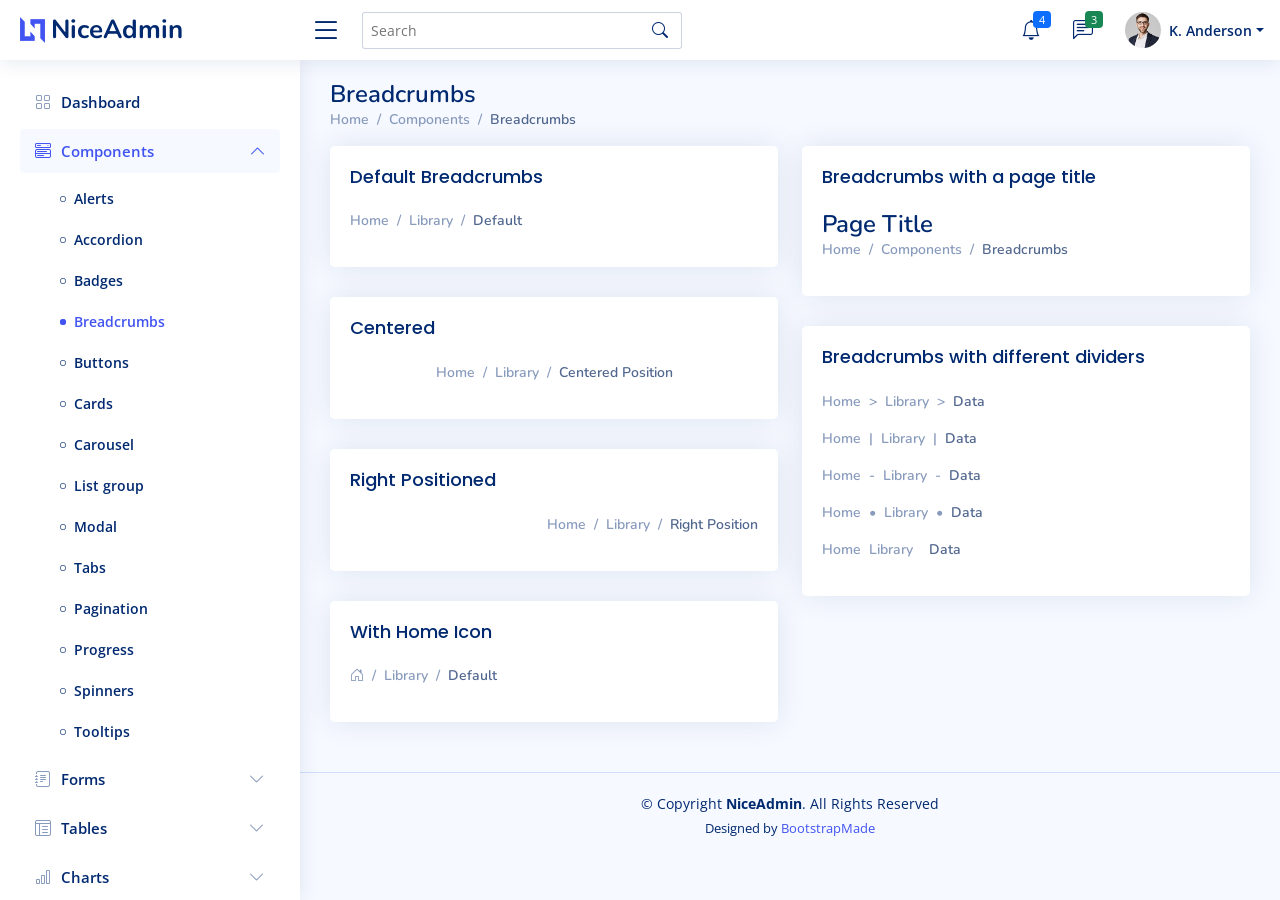
<file: templates/NiceAdmin/components-breadcrumbs.html>
<!DOCTYPE html>
<html lang="en">

<head>
  <meta charset="utf-8">
  <meta content="width=device-width, initial-scale=1.0" name="viewport">

  <title>Components / Breadcrumbs - NiceAdmin Bootstrap Template</title>
  <meta content="" name="description">
  <meta content="" name="keywords">

  <!-- Favicons -->
  <link href="assets/img/favicon.png" rel="icon">
  <link href="assets/img/apple-touch-icon.png" rel="apple-touch-icon">

  <!-- Google Fonts -->
  <link href="https://fonts.gstatic.com" rel="preconnect">
  <link href="https://fonts.googleapis.com/css?family=Open+Sans:300,300i,400,400i,600,600i,700,700i|Nunito:300,300i,400,400i,600,600i,700,700i|Poppins:300,300i,400,400i,500,500i,600,600i,700,700i" rel="stylesheet">

  <!-- Vendor CSS Files -->
  <link href="assets/vendor/bootstrap/css/bootstrap.min.css" rel="stylesheet">
  <link href="assets/vendor/bootstrap-icons/bootstrap-icons.css" rel="stylesheet">
  <link href="assets/vendor/boxicons/css/boxicons.min.css" rel="stylesheet">
  <link href="assets/vendor/quill/quill.snow.css" rel="stylesheet">
  <link href="assets/vendor/quill/quill.bubble.css" rel="stylesheet">
  <link href="assets/vendor/remixicon/remixicon.css" rel="stylesheet">
  <link href="assets/vendor/simple-datatables/style.css" rel="stylesheet">

  <!-- Template Main CSS File -->
  <link href="assets/css/style.css" rel="stylesheet">

  <!-- =======================================================
  * Template Name: NiceAdmin - v2.2.2
  * Template URL: https://bootstrapmade.com/nice-admin-bootstrap-admin-html-template/
  * Author: BootstrapMade.com
  * License: https://bootstrapmade.com/license/
  ======================================================== -->
</head>

<body>

  <!-- ======= Header ======= -->
  <header id="header" class="header fixed-top d-flex align-items-center">

    <div class="d-flex align-items-center justify-content-between">
      <a href="index.html" class="logo d-flex align-items-center">
        <img src="assets/img/logo.png" alt="">
        <span class="d-none d-lg-block">NiceAdmin</span>
      </a>
      <i class="bi bi-list toggle-sidebar-btn"></i>
    </div><!-- End Logo -->

    <div class="search-bar">
      <form class="search-form d-flex align-items-center" method="POST" action="#">
        <input type="text" name="query" placeholder="Search" title="Enter search keyword">
        <button type="submit" title="Search"><i class="bi bi-search"></i></button>
      </form>
    </div><!-- End Search Bar -->

    <nav class="header-nav ms-auto">
      <ul class="d-flex align-items-center">

        <li class="nav-item d-block d-lg-none">
          <a class="nav-link nav-icon search-bar-toggle " href="#">
            <i class="bi bi-search"></i>
          </a>
        </li><!-- End Search Icon-->

        <li class="nav-item dropdown">

          <a class="nav-link nav-icon" href="#" data-bs-toggle="dropdown">
            <i class="bi bi-bell"></i>
            <span class="badge bg-primary badge-number">4</span>
          </a><!-- End Notification Icon -->

          <ul class="dropdown-menu dropdown-menu-end dropdown-menu-arrow notifications">
            <li class="dropdown-header">
              You have 4 new notifications
              <a href="#"><span class="badge rounded-pill bg-primary p-2 ms-2">View all</span></a>
            </li>
            <li>
              <hr class="dropdown-divider">
            </li>

            <li class="notification-item">
              <i class="bi bi-exclamation-circle text-warning"></i>
              <div>
                <h4>Lorem Ipsum</h4>
                <p>Quae dolorem earum veritatis oditseno</p>
                <p>30 min. ago</p>
              </div>
            </li>

            <li>
              <hr class="dropdown-divider">
            </li>

            <li class="notification-item">
              <i class="bi bi-x-circle text-danger"></i>
              <div>
                <h4>Atque rerum nesciunt</h4>
                <p>Quae dolorem earum veritatis oditseno</p>
                <p>1 hr. ago</p>
              </div>
            </li>

            <li>
              <hr class="dropdown-divider">
            </li>

            <li class="notification-item">
              <i class="bi bi-check-circle text-success"></i>
              <div>
                <h4>Sit rerum fuga</h4>
                <p>Quae dolorem earum veritatis oditseno</p>
                <p>2 hrs. ago</p>
              </div>
            </li>

            <li>
              <hr class="dropdown-divider">
            </li>

            <li class="notification-item">
              <i class="bi bi-info-circle text-primary"></i>
              <div>
                <h4>Dicta reprehenderit</h4>
                <p>Quae dolorem earum veritatis oditseno</p>
                <p>4 hrs. ago</p>
              </div>
            </li>

            <li>
              <hr class="dropdown-divider">
            </li>
            <li class="dropdown-footer">
              <a href="#">Show all notifications</a>
            </li>

          </ul><!-- End Notification Dropdown Items -->

        </li><!-- End Notification Nav -->

        <li class="nav-item dropdown">

          <a class="nav-link nav-icon" href="#" data-bs-toggle="dropdown">
            <i class="bi bi-chat-left-text"></i>
            <span class="badge bg-success badge-number">3</span>
          </a><!-- End Messages Icon -->

          <ul class="dropdown-menu dropdown-menu-end dropdown-menu-arrow messages">
            <li class="dropdown-header">
              You have 3 new messages
              <a href="#"><span class="badge rounded-pill bg-primary p-2 ms-2">View all</span></a>
            </li>
            <li>
              <hr class="dropdown-divider">
            </li>

            <li class="message-item">
              <a href="#">
                <img src="assets/img/messages-1.jpg" alt="" class="rounded-circle">
                <div>
                  <h4>Maria Hudson</h4>
                  <p>Velit asperiores et ducimus soluta repudiandae labore officia est ut...</p>
                  <p>4 hrs. ago</p>
                </div>
              </a>
            </li>
            <li>
              <hr class="dropdown-divider">
            </li>

            <li class="message-item">
              <a href="#">
                <img src="assets/img/messages-2.jpg" alt="" class="rounded-circle">
                <div>
                  <h4>Anna Nelson</h4>
                  <p>Velit asperiores et ducimus soluta repudiandae labore officia est ut...</p>
                  <p>6 hrs. ago</p>
                </div>
              </a>
            </li>
            <li>
              <hr class="dropdown-divider">
            </li>

            <li class="message-item">
              <a href="#">
                <img src="assets/img/messages-3.jpg" alt="" class="rounded-circle">
                <div>
                  <h4>David Muldon</h4>
                  <p>Velit asperiores et ducimus soluta repudiandae labore officia est ut...</p>
                  <p>8 hrs. ago</p>
                </div>
              </a>
            </li>
            <li>
              <hr class="dropdown-divider">
            </li>

            <li class="dropdown-footer">
              <a href="#">Show all messages</a>
            </li>

          </ul><!-- End Messages Dropdown Items -->

        </li><!-- End Messages Nav -->

        <li class="nav-item dropdown pe-3">

          <a class="nav-link nav-profile d-flex align-items-center pe-0" href="#" data-bs-toggle="dropdown">
            <img src="assets/img/profile-img.jpg" alt="Profile" class="rounded-circle">
            <span class="d-none d-md-block dropdown-toggle ps-2">K. Anderson</span>
          </a><!-- End Profile Iamge Icon -->

          <ul class="dropdown-menu dropdown-menu-end dropdown-menu-arrow profile">
            <li class="dropdown-header">
              <h6>Kevin Anderson</h6>
              <span>Web Designer</span>
            </li>
            <li>
              <hr class="dropdown-divider">
            </li>

            <li>
              <a class="dropdown-item d-flex align-items-center" href="users-profile.html">
                <i class="bi bi-person"></i>
                <span>My Profile</span>
              </a>
            </li>
            <li>
              <hr class="dropdown-divider">
            </li>

            <li>
              <a class="dropdown-item d-flex align-items-center" href="users-profile.html">
                <i class="bi bi-gear"></i>
                <span>Account Settings</span>
              </a>
            </li>
            <li>
              <hr class="dropdown-divider">
            </li>

            <li>
              <a class="dropdown-item d-flex align-items-center" href="pages-faq.html">
                <i class="bi bi-question-circle"></i>
                <span>Need Help?</span>
              </a>
            </li>
            <li>
              <hr class="dropdown-divider">
            </li>

            <li>
              <a class="dropdown-item d-flex align-items-center" href="#">
                <i class="bi bi-box-arrow-right"></i>
                <span>Sign Out</span>
              </a>
            </li>

          </ul><!-- End Profile Dropdown Items -->
        </li><!-- End Profile Nav -->

      </ul>
    </nav><!-- End Icons Navigation -->

  </header><!-- End Header -->

  <!-- ======= Sidebar ======= -->
  <aside id="sidebar" class="sidebar">

    <ul class="sidebar-nav" id="sidebar-nav">

      <li class="nav-item">
        <a class="nav-link collapsed" href="index.html">
          <i class="bi bi-grid"></i>
          <span>Dashboard</span>
        </a>
      </li><!-- End Dashboard Nav -->

      <li class="nav-item">
        <a class="nav-link " data-bs-target="#components-nav" data-bs-toggle="collapse" href="#">
          <i class="bi bi-menu-button-wide"></i><span>Components</span><i class="bi bi-chevron-down ms-auto"></i>
        </a>
        <ul id="components-nav" class="nav-content collapse show" data-bs-parent="#sidebar-nav">
          <li>
            <a href="components-alerts.html">
              <i class="bi bi-circle"></i><span>Alerts</span>
            </a>
          </li>
          <li>
            <a href="components-accordion.html">
              <i class="bi bi-circle"></i><span>Accordion</span>
            </a>
          </li>
          <li>
            <a href="components-badges.html">
              <i class="bi bi-circle"></i><span>Badges</span>
            </a>
          </li>
          <li>
            <a href="components-breadcrumbs.html" class="active">
              <i class="bi bi-circle"></i><span>Breadcrumbs</span>
            </a>
          </li>
          <li>
            <a href="components-buttons.html">
              <i class="bi bi-circle"></i><span>Buttons</span>
            </a>
          </li>
          <li>
            <a href="components-cards.html">
              <i class="bi bi-circle"></i><span>Cards</span>
            </a>
          </li>
          <li>
            <a href="components-carousel.html">
              <i class="bi bi-circle"></i><span>Carousel</span>
            </a>
          </li>
          <li>
            <a href="components-list-group.html">
              <i class="bi bi-circle"></i><span>List group</span>
            </a>
          </li>
          <li>
            <a href="components-modal.html">
              <i class="bi bi-circle"></i><span>Modal</span>
            </a>
          </li>
          <li>
            <a href="components-tabs.html">
              <i class="bi bi-circle"></i><span>Tabs</span>
            </a>
          </li>
          <li>
            <a href="components-pagination.html">
              <i class="bi bi-circle"></i><span>Pagination</span>
            </a>
          </li>
          <li>
            <a href="components-progress.html">
              <i class="bi bi-circle"></i><span>Progress</span>
            </a>
          </li>
          <li>
            <a href="components-spinners.html">
              <i class="bi bi-circle"></i><span>Spinners</span>
            </a>
          </li>
          <li>
            <a href="components-tooltips.html">
              <i class="bi bi-circle"></i><span>Tooltips</span>
            </a>
          </li>
        </ul>
      </li><!-- End Components Nav -->

      <li class="nav-item">
        <a class="nav-link collapsed" data-bs-target="#forms-nav" data-bs-toggle="collapse" href="#">
          <i class="bi bi-journal-text"></i><span>Forms</span><i class="bi bi-chevron-down ms-auto"></i>
        </a>
        <ul id="forms-nav" class="nav-content collapse " data-bs-parent="#sidebar-nav">
          <li>
            <a href="forms-elements.html">
              <i class="bi bi-circle"></i><span>Form Elements</span>
            </a>
          </li>
          <li>
            <a href="forms-layouts.html">
              <i class="bi bi-circle"></i><span>Form Layouts</span>
            </a>
          </li>
          <li>
            <a href="forms-editors.html">
              <i class="bi bi-circle"></i><span>Form Editors</span>
            </a>
          </li>
          <li>
            <a href="forms-validation.html">
              <i class="bi bi-circle"></i><span>Form Validation</span>
            </a>
          </li>
        </ul>
      </li><!-- End Forms Nav -->

      <li class="nav-item">
        <a class="nav-link collapsed" data-bs-target="#tables-nav" data-bs-toggle="collapse" href="#">
          <i class="bi bi-layout-text-window-reverse"></i><span>Tables</span><i class="bi bi-chevron-down ms-auto"></i>
        </a>
        <ul id="tables-nav" class="nav-content collapse " data-bs-parent="#sidebar-nav">
          <li>
            <a href="tables-general.html">
              <i class="bi bi-circle"></i><span>General Tables</span>
            </a>
          </li>
          <li>
            <a href="tables-data.html">
              <i class="bi bi-circle"></i><span>Data Tables</span>
            </a>
          </li>
        </ul>
      </li><!-- End Tables Nav -->

      <li class="nav-item">
        <a class="nav-link collapsed" data-bs-target="#charts-nav" data-bs-toggle="collapse" href="#">
          <i class="bi bi-bar-chart"></i><span>Charts</span><i class="bi bi-chevron-down ms-auto"></i>
        </a>
        <ul id="charts-nav" class="nav-content collapse " data-bs-parent="#sidebar-nav">
          <li>
            <a href="charts-chartjs.html">
              <i class="bi bi-circle"></i><span>Chart.js</span>
            </a>
          </li>
          <li>
            <a href="charts-apexcharts.html">
              <i class="bi bi-circle"></i><span>ApexCharts</span>
            </a>
          </li>
          <li>
            <a href="charts-echarts.html">
              <i class="bi bi-circle"></i><span>ECharts</span>
            </a>
          </li>
        </ul>
      </li><!-- End Charts Nav -->

      <li class="nav-item">
        <a class="nav-link collapsed" data-bs-target="#icons-nav" data-bs-toggle="collapse" href="#">
          <i class="bi bi-gem"></i><span>Icons</span><i class="bi bi-chevron-down ms-auto"></i>
        </a>
        <ul id="icons-nav" class="nav-content collapse " data-bs-parent="#sidebar-nav">
          <li>
            <a href="icons-bootstrap.html">
              <i class="bi bi-circle"></i><span>Bootstrap Icons</span>
            </a>
          </li>
          <li>
            <a href="icons-remix.html">
              <i class="bi bi-circle"></i><span>Remix Icons</span>
            </a>
          </li>
          <li>
            <a href="icons-boxicons.html">
              <i class="bi bi-circle"></i><span>Boxicons</span>
            </a>
          </li>
        </ul>
      </li><!-- End Icons Nav -->

      <li class="nav-heading">Pages</li>

      <li class="nav-item">
        <a class="nav-link collapsed" href="users-profile.html">
          <i class="bi bi-person"></i>
          <span>Profile</span>
        </a>
      </li><!-- End Profile Page Nav -->

      <li class="nav-item">
        <a class="nav-link collapsed" href="pages-faq.html">
          <i class="bi bi-question-circle"></i>
          <span>F.A.Q</span>
        </a>
      </li><!-- End F.A.Q Page Nav -->

      <li class="nav-item">
        <a class="nav-link collapsed" href="pages-contact.html">
          <i class="bi bi-envelope"></i>
          <span>Contact</span>
        </a>
      </li><!-- End Contact Page Nav -->

      <li class="nav-item">
        <a class="nav-link collapsed" href="pages-register.html">
          <i class="bi bi-card-list"></i>
          <span>Register</span>
        </a>
      </li><!-- End Register Page Nav -->

      <li class="nav-item">
        <a class="nav-link collapsed" href="pages-login.html">
          <i class="bi bi-box-arrow-in-right"></i>
          <span>Login</span>
        </a>
      </li><!-- End Login Page Nav -->

      <li class="nav-item">
        <a class="nav-link collapsed" href="pages-error-404.html">
          <i class="bi bi-dash-circle"></i>
          <span>Error 404</span>
        </a>
      </li><!-- End Error 404 Page Nav -->

      <li class="nav-item">
        <a class="nav-link collapsed" href="pages-blank.html">
          <i class="bi bi-file-earmark"></i>
          <span>Blank</span>
        </a>
      </li><!-- End Blank Page Nav -->

    </ul>

  </aside><!-- End Sidebar-->

  <main id="main" class="main">

    <div class="pagetitle">
      <h1>Breadcrumbs</h1>
      <nav>
        <ol class="breadcrumb">
          <li class="breadcrumb-item"><a href="index.html">Home</a></li>
          <li class="breadcrumb-item">Components</li>
          <li class="breadcrumb-item active">Breadcrumbs</li>
        </ol>
      </nav>
    </div><!-- End Page Title -->

    <section class="section">
      <div class="row">
        <div class="col-lg-6">

          <div class="card">
            <div class="card-body">
              <h5 class="card-title">Default Breadcrumbs</h5>

              <nav>
                <ol class="breadcrumb">
                  <li class="breadcrumb-item"><a href="index.html">Home</a></li>
                  <li class="breadcrumb-item"><a href="#">Library</a></li>
                  <li class="breadcrumb-item active">Default</li>
                </ol>
              </nav>
            </div>
          </div>

          <div class="card">
            <div class="card-body">
              <h5 class="card-title">Centered</h5>

              <nav class="d-flex justify-content-center">
                <ol class="breadcrumb">
                  <li class="breadcrumb-item"><a href="index.html">Home</a></li>
                  <li class="breadcrumb-item"><a href="#">Library</a></li>
                  <li class="breadcrumb-item active">Centered Position</li>
                </ol>
              </nav>
            </div>
          </div>

          <div class="card">
            <div class="card-body">
              <h5 class="card-title">Right Positioned</h5>

              <nav class="d-flex justify-content-end">
                <ol class="breadcrumb">
                  <li class="breadcrumb-item"><a href="index.html">Home</a></li>
                  <li class="breadcrumb-item"><a href="#">Library</a></li>
                  <li class="breadcrumb-item active">Right Position</li>
                </ol>
              </nav>
            </div>
          </div>

          <div class="card">
            <div class="card-body">
              <h5 class="card-title">With Home Icon</h5>

              <nav>
                <ol class="breadcrumb">
                  <li class="breadcrumb-item"><a href="index.html"><i class="bi bi-house-door"></i></a></li>
                  <li class="breadcrumb-item"><a href="#">Library</a></li>
                  <li class="breadcrumb-item active">Default</li>
                </ol>
              </nav>
            </div>
          </div>

        </div>

        <div class="col-lg-6">

          <div class="card">
            <div class="card-body">
              <h5 class="card-title">Breadcrumbs with a page title</h5>

              <div class="pagetitle">
                <h1>Page Title</h1>
                <nav>
                  <ol class="breadcrumb">
                    <li class="breadcrumb-item"><a href="index.html">Home</a></li>
                    <li class="breadcrumb-item">Components</li>
                    <li class="breadcrumb-item active">Breadcrumbs</li>
                  </ol>
                </nav>
              </div><!-- End Breadcrumbs with a page title -->

            </div>
          </div>

          <div class="card">
            <div class="card-body">
              <h5 class="card-title">Breadcrumbs with different dividers</h5>

              <nav style="--bs-breadcrumb-divider: '>';">
                <ol class="breadcrumb">
                  <li class="breadcrumb-item"><a href="index.html">Home</a></li>
                  <li class="breadcrumb-item"><a href="#">Library</a></li>
                  <li class="breadcrumb-item active">Data</li>
                </ol>
              </nav>

              <nav style="--bs-breadcrumb-divider: '|';">
                <ol class="breadcrumb">
                  <li class="breadcrumb-item"><a href="index.html">Home</a></li>
                  <li class="breadcrumb-item"><a href="#">Library</a></li>
                  <li class="breadcrumb-item active">Data</li>
                </ol>
              </nav>

              <nav style="--bs-breadcrumb-divider: '-';">
                <ol class="breadcrumb">
                  <li class="breadcrumb-item"><a href="index.html">Home</a></li>
                  <li class="breadcrumb-item"><a href="#">Library</a></li>
                  <li class="breadcrumb-item active">Data</li>
                </ol>
              </nav>

              <nav style="--bs-breadcrumb-divider: '•';">
                <ol class="breadcrumb">
                  <li class="breadcrumb-item"><a href="index.html">Home</a></li>
                  <li class="breadcrumb-item"><a href="#">Library</a></li>
                  <li class="breadcrumb-item active">Data</li>
                </ol>
              </nav>

              <nav style="--bs-breadcrumb-divider: '';">
                <ol class="breadcrumb">
                  <li class="breadcrumb-item"><a href="index.html">Home</a></li>
                  <li class="breadcrumb-item"><a href="#">Library</a></li>
                  <li class="breadcrumb-item active">Data</li>
                </ol>
              </nav>

            </div>
          </div>

        </div>
      </div>
    </section>

  </main><!-- End #main -->

  <!-- ======= Footer ======= -->
  <footer id="footer" class="footer">
    <div class="copyright">
      &copy; Copyright <strong><span>NiceAdmin</span></strong>. All Rights Reserved
    </div>
    <div class="credits">
      <!-- All the links in the footer should remain intact. -->
      <!-- You can delete the links only if you purchased the pro version. -->
      <!-- Licensing information: https://bootstrapmade.com/license/ -->
      <!-- Purchase the pro version with working PHP/AJAX contact form: https://bootstrapmade.com/nice-admin-bootstrap-admin-html-template/ -->
      Designed by <a href="https://bootstrapmade.com/">BootstrapMade</a>
    </div>
  </footer><!-- End Footer -->

  <a href="#" class="back-to-top d-flex align-items-center justify-content-center"><i class="bi bi-arrow-up-short"></i></a>

  <!-- Vendor JS Files -->
  <script src="assets/vendor/apexcharts/apexcharts.min.js"></script>
  <script src="assets/vendor/bootstrap/js/bootstrap.bundle.min.js"></script>
  <script src="assets/vendor/chart.js/chart.min.js"></script>
  <script src="assets/vendor/echarts/echarts.min.js"></script>
  <script src="assets/vendor/quill/quill.min.js"></script>
  <script src="assets/vendor/simple-datatables/simple-datatables.js"></script>
  <script src="assets/vendor/tinymce/tinymce.min.js"></script>
  <script src="assets/vendor/php-email-form/validate.js"></script>

  <!-- Template Main JS File -->
  <script src="assets/js/main.js"></script>

</body>

</html>
</file>
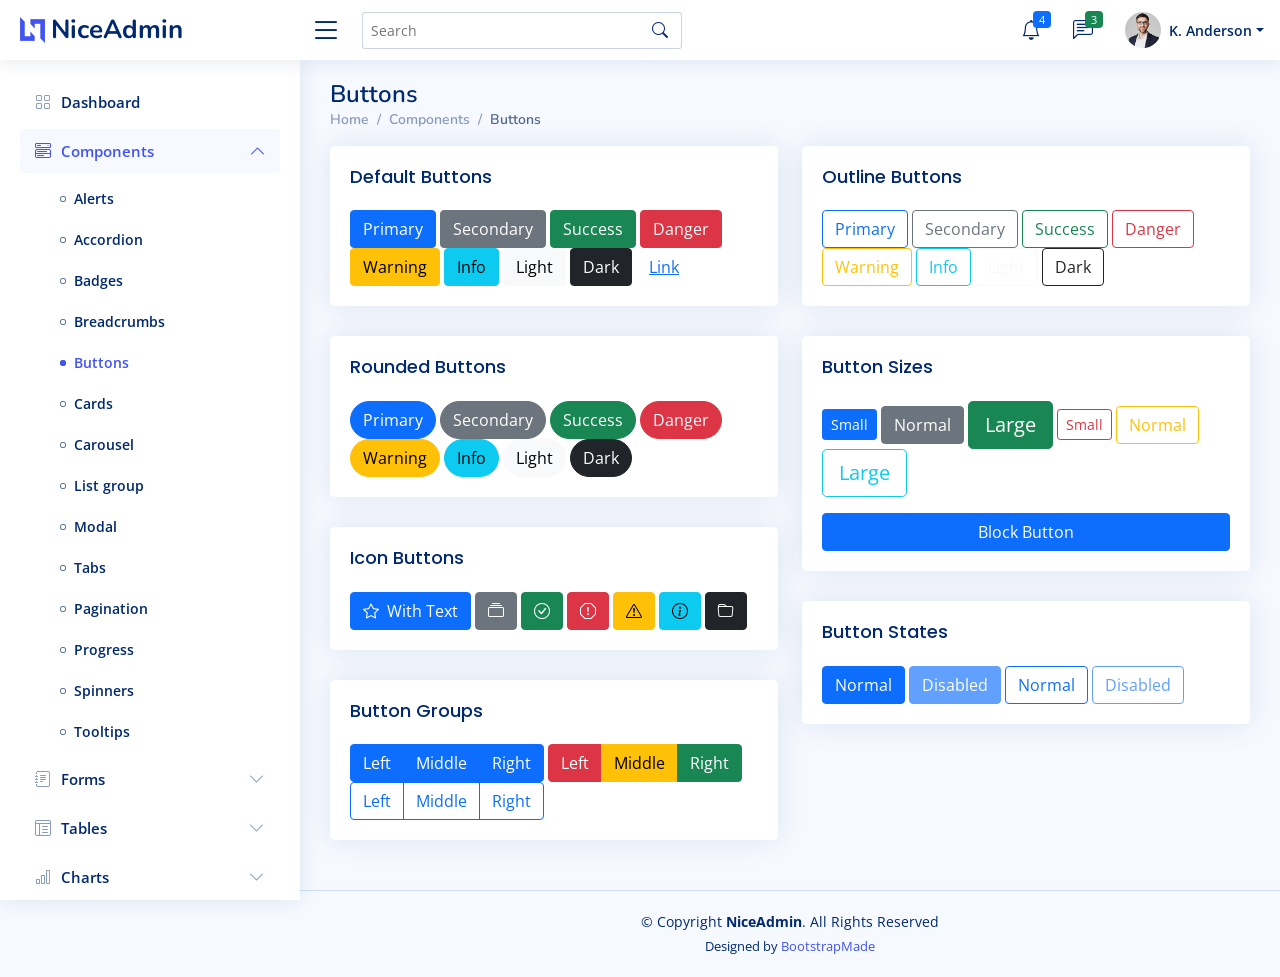
<file: templates/NiceAdmin/components-buttons.html>
<!DOCTYPE html>
<html lang="en">

<head>
  <meta charset="utf-8">
  <meta content="width=device-width, initial-scale=1.0" name="viewport">

  <title>Components / Buttons - NiceAdmin Bootstrap Template</title>
  <meta content="" name="description">
  <meta content="" name="keywords">

  <!-- Favicons -->
  <link href="assets/img/favicon.png" rel="icon">
  <link href="assets/img/apple-touch-icon.png" rel="apple-touch-icon">

  <!-- Google Fonts -->
  <link href="https://fonts.gstatic.com" rel="preconnect">
  <link href="https://fonts.googleapis.com/css?family=Open+Sans:300,300i,400,400i,600,600i,700,700i|Nunito:300,300i,400,400i,600,600i,700,700i|Poppins:300,300i,400,400i,500,500i,600,600i,700,700i" rel="stylesheet">

  <!-- Vendor CSS Files -->
  <link href="assets/vendor/bootstrap/css/bootstrap.min.css" rel="stylesheet">
  <link href="assets/vendor/bootstrap-icons/bootstrap-icons.css" rel="stylesheet">
  <link href="assets/vendor/boxicons/css/boxicons.min.css" rel="stylesheet">
  <link href="assets/vendor/quill/quill.snow.css" rel="stylesheet">
  <link href="assets/vendor/quill/quill.bubble.css" rel="stylesheet">
  <link href="assets/vendor/remixicon/remixicon.css" rel="stylesheet">
  <link href="assets/vendor/simple-datatables/style.css" rel="stylesheet">

  <!-- Template Main CSS File -->
  <link href="assets/css/style.css" rel="stylesheet">

  <!-- =======================================================
  * Template Name: NiceAdmin - v2.2.2
  * Template URL: https://bootstrapmade.com/nice-admin-bootstrap-admin-html-template/
  * Author: BootstrapMade.com
  * License: https://bootstrapmade.com/license/
  ======================================================== -->
</head>

<body>

  <!-- ======= Header ======= -->
  <header id="header" class="header fixed-top d-flex align-items-center">

    <div class="d-flex align-items-center justify-content-between">
      <a href="index.html" class="logo d-flex align-items-center">
        <img src="assets/img/logo.png" alt="">
        <span class="d-none d-lg-block">NiceAdmin</span>
      </a>
      <i class="bi bi-list toggle-sidebar-btn"></i>
    </div><!-- End Logo -->

    <div class="search-bar">
      <form class="search-form d-flex align-items-center" method="POST" action="#">
        <input type="text" name="query" placeholder="Search" title="Enter search keyword">
        <button type="submit" title="Search"><i class="bi bi-search"></i></button>
      </form>
    </div><!-- End Search Bar -->

    <nav class="header-nav ms-auto">
      <ul class="d-flex align-items-center">

        <li class="nav-item d-block d-lg-none">
          <a class="nav-link nav-icon search-bar-toggle " href="#">
            <i class="bi bi-search"></i>
          </a>
        </li><!-- End Search Icon-->

        <li class="nav-item dropdown">

          <a class="nav-link nav-icon" href="#" data-bs-toggle="dropdown">
            <i class="bi bi-bell"></i>
            <span class="badge bg-primary badge-number">4</span>
          </a><!-- End Notification Icon -->

          <ul class="dropdown-menu dropdown-menu-end dropdown-menu-arrow notifications">
            <li class="dropdown-header">
              You have 4 new notifications
              <a href="#"><span class="badge rounded-pill bg-primary p-2 ms-2">View all</span></a>
            </li>
            <li>
              <hr class="dropdown-divider">
            </li>

            <li class="notification-item">
              <i class="bi bi-exclamation-circle text-warning"></i>
              <div>
                <h4>Lorem Ipsum</h4>
                <p>Quae dolorem earum veritatis oditseno</p>
                <p>30 min. ago</p>
              </div>
            </li>

            <li>
              <hr class="dropdown-divider">
            </li>

            <li class="notification-item">
              <i class="bi bi-x-circle text-danger"></i>
              <div>
                <h4>Atque rerum nesciunt</h4>
                <p>Quae dolorem earum veritatis oditseno</p>
                <p>1 hr. ago</p>
              </div>
            </li>

            <li>
              <hr class="dropdown-divider">
            </li>

            <li class="notification-item">
              <i class="bi bi-check-circle text-success"></i>
              <div>
                <h4>Sit rerum fuga</h4>
                <p>Quae dolorem earum veritatis oditseno</p>
                <p>2 hrs. ago</p>
              </div>
            </li>

            <li>
              <hr class="dropdown-divider">
            </li>

            <li class="notification-item">
              <i class="bi bi-info-circle text-primary"></i>
              <div>
                <h4>Dicta reprehenderit</h4>
                <p>Quae dolorem earum veritatis oditseno</p>
                <p>4 hrs. ago</p>
              </div>
            </li>

            <li>
              <hr class="dropdown-divider">
            </li>
            <li class="dropdown-footer">
              <a href="#">Show all notifications</a>
            </li>

          </ul><!-- End Notification Dropdown Items -->

        </li><!-- End Notification Nav -->

        <li class="nav-item dropdown">

          <a class="nav-link nav-icon" href="#" data-bs-toggle="dropdown">
            <i class="bi bi-chat-left-text"></i>
            <span class="badge bg-success badge-number">3</span>
          </a><!-- End Messages Icon -->

          <ul class="dropdown-menu dropdown-menu-end dropdown-menu-arrow messages">
            <li class="dropdown-header">
              You have 3 new messages
              <a href="#"><span class="badge rounded-pill bg-primary p-2 ms-2">View all</span></a>
            </li>
            <li>
              <hr class="dropdown-divider">
            </li>

            <li class="message-item">
              <a href="#">
                <img src="assets/img/messages-1.jpg" alt="" class="rounded-circle">
                <div>
                  <h4>Maria Hudson</h4>
                  <p>Velit asperiores et ducimus soluta repudiandae labore officia est ut...</p>
                  <p>4 hrs. ago</p>
                </div>
              </a>
            </li>
            <li>
              <hr class="dropdown-divider">
            </li>

            <li class="message-item">
              <a href="#">
                <img src="assets/img/messages-2.jpg" alt="" class="rounded-circle">
                <div>
                  <h4>Anna Nelson</h4>
                  <p>Velit asperiores et ducimus soluta repudiandae labore officia est ut...</p>
                  <p>6 hrs. ago</p>
                </div>
              </a>
            </li>
            <li>
              <hr class="dropdown-divider">
            </li>

            <li class="message-item">
              <a href="#">
                <img src="assets/img/messages-3.jpg" alt="" class="rounded-circle">
                <div>
                  <h4>David Muldon</h4>
                  <p>Velit asperiores et ducimus soluta repudiandae labore officia est ut...</p>
                  <p>8 hrs. ago</p>
                </div>
              </a>
            </li>
            <li>
              <hr class="dropdown-divider">
            </li>

            <li class="dropdown-footer">
              <a href="#">Show all messages</a>
            </li>

          </ul><!-- End Messages Dropdown Items -->

        </li><!-- End Messages Nav -->

        <li class="nav-item dropdown pe-3">

          <a class="nav-link nav-profile d-flex align-items-center pe-0" href="#" data-bs-toggle="dropdown">
            <img src="assets/img/profile-img.jpg" alt="Profile" class="rounded-circle">
            <span class="d-none d-md-block dropdown-toggle ps-2">K. Anderson</span>
          </a><!-- End Profile Iamge Icon -->

          <ul class="dropdown-menu dropdown-menu-end dropdown-menu-arrow profile">
            <li class="dropdown-header">
              <h6>Kevin Anderson</h6>
              <span>Web Designer</span>
            </li>
            <li>
              <hr class="dropdown-divider">
            </li>

            <li>
              <a class="dropdown-item d-flex align-items-center" href="users-profile.html">
                <i class="bi bi-person"></i>
                <span>My Profile</span>
              </a>
            </li>
            <li>
              <hr class="dropdown-divider">
            </li>

            <li>
              <a class="dropdown-item d-flex align-items-center" href="users-profile.html">
                <i class="bi bi-gear"></i>
                <span>Account Settings</span>
              </a>
            </li>
            <li>
              <hr class="dropdown-divider">
            </li>

            <li>
              <a class="dropdown-item d-flex align-items-center" href="pages-faq.html">
                <i class="bi bi-question-circle"></i>
                <span>Need Help?</span>
              </a>
            </li>
            <li>
              <hr class="dropdown-divider">
            </li>

            <li>
              <a class="dropdown-item d-flex align-items-center" href="#">
                <i class="bi bi-box-arrow-right"></i>
                <span>Sign Out</span>
              </a>
            </li>

          </ul><!-- End Profile Dropdown Items -->
        </li><!-- End Profile Nav -->

      </ul>
    </nav><!-- End Icons Navigation -->

  </header><!-- End Header -->

  <!-- ======= Sidebar ======= -->
  <aside id="sidebar" class="sidebar">

    <ul class="sidebar-nav" id="sidebar-nav">

      <li class="nav-item">
        <a class="nav-link collapsed" href="index.html">
          <i class="bi bi-grid"></i>
          <span>Dashboard</span>
        </a>
      </li><!-- End Dashboard Nav -->

      <li class="nav-item">
        <a class="nav-link " data-bs-target="#components-nav" data-bs-toggle="collapse" href="#">
          <i class="bi bi-menu-button-wide"></i><span>Components</span><i class="bi bi-chevron-down ms-auto"></i>
        </a>
        <ul id="components-nav" class="nav-content collapse show" data-bs-parent="#sidebar-nav">
          <li>
            <a href="components-alerts.html">
              <i class="bi bi-circle"></i><span>Alerts</span>
            </a>
          </li>
          <li>
            <a href="components-accordion.html">
              <i class="bi bi-circle"></i><span>Accordion</span>
            </a>
          </li>
          <li>
            <a href="components-badges.html">
              <i class="bi bi-circle"></i><span>Badges</span>
            </a>
          </li>
          <li>
            <a href="components-breadcrumbs.html">
              <i class="bi bi-circle"></i><span>Breadcrumbs</span>
            </a>
          </li>
          <li>
            <a href="components-buttons.html" class="active">
              <i class="bi bi-circle"></i><span>Buttons</span>
            </a>
          </li>
          <li>
            <a href="components-cards.html">
              <i class="bi bi-circle"></i><span>Cards</span>
            </a>
          </li>
          <li>
            <a href="components-carousel.html">
              <i class="bi bi-circle"></i><span>Carousel</span>
            </a>
          </li>
          <li>
            <a href="components-list-group.html">
              <i class="bi bi-circle"></i><span>List group</span>
            </a>
          </li>
          <li>
            <a href="components-modal.html">
              <i class="bi bi-circle"></i><span>Modal</span>
            </a>
          </li>
          <li>
            <a href="components-tabs.html">
              <i class="bi bi-circle"></i><span>Tabs</span>
            </a>
          </li>
          <li>
            <a href="components-pagination.html">
              <i class="bi bi-circle"></i><span>Pagination</span>
            </a>
          </li>
          <li>
            <a href="components-progress.html">
              <i class="bi bi-circle"></i><span>Progress</span>
            </a>
          </li>
          <li>
            <a href="components-spinners.html">
              <i class="bi bi-circle"></i><span>Spinners</span>
            </a>
          </li>
          <li>
            <a href="components-tooltips.html">
              <i class="bi bi-circle"></i><span>Tooltips</span>
            </a>
          </li>
        </ul>
      </li><!-- End Components Nav -->

      <li class="nav-item">
        <a class="nav-link collapsed" data-bs-target="#forms-nav" data-bs-toggle="collapse" href="#">
          <i class="bi bi-journal-text"></i><span>Forms</span><i class="bi bi-chevron-down ms-auto"></i>
        </a>
        <ul id="forms-nav" class="nav-content collapse " data-bs-parent="#sidebar-nav">
          <li>
            <a href="forms-elements.html">
              <i class="bi bi-circle"></i><span>Form Elements</span>
            </a>
          </li>
          <li>
            <a href="forms-layouts.html">
              <i class="bi bi-circle"></i><span>Form Layouts</span>
            </a>
          </li>
          <li>
            <a href="forms-editors.html">
              <i class="bi bi-circle"></i><span>Form Editors</span>
            </a>
          </li>
          <li>
            <a href="forms-validation.html">
              <i class="bi bi-circle"></i><span>Form Validation</span>
            </a>
          </li>
        </ul>
      </li><!-- End Forms Nav -->

      <li class="nav-item">
        <a class="nav-link collapsed" data-bs-target="#tables-nav" data-bs-toggle="collapse" href="#">
          <i class="bi bi-layout-text-window-reverse"></i><span>Tables</span><i class="bi bi-chevron-down ms-auto"></i>
        </a>
        <ul id="tables-nav" class="nav-content collapse " data-bs-parent="#sidebar-nav">
          <li>
            <a href="tables-general.html">
              <i class="bi bi-circle"></i><span>General Tables</span>
            </a>
          </li>
          <li>
            <a href="tables-data.html">
              <i class="bi bi-circle"></i><span>Data Tables</span>
            </a>
          </li>
        </ul>
      </li><!-- End Tables Nav -->

      <li class="nav-item">
        <a class="nav-link collapsed" data-bs-target="#charts-nav" data-bs-toggle="collapse" href="#">
          <i class="bi bi-bar-chart"></i><span>Charts</span><i class="bi bi-chevron-down ms-auto"></i>
        </a>
        <ul id="charts-nav" class="nav-content collapse " data-bs-parent="#sidebar-nav">
          <li>
            <a href="charts-chartjs.html">
              <i class="bi bi-circle"></i><span>Chart.js</span>
            </a>
          </li>
          <li>
            <a href="charts-apexcharts.html">
              <i class="bi bi-circle"></i><span>ApexCharts</span>
            </a>
          </li>
          <li>
            <a href="charts-echarts.html">
              <i class="bi bi-circle"></i><span>ECharts</span>
            </a>
          </li>
        </ul>
      </li><!-- End Charts Nav -->

      <li class="nav-item">
        <a class="nav-link collapsed" data-bs-target="#icons-nav" data-bs-toggle="collapse" href="#">
          <i class="bi bi-gem"></i><span>Icons</span><i class="bi bi-chevron-down ms-auto"></i>
        </a>
        <ul id="icons-nav" class="nav-content collapse " data-bs-parent="#sidebar-nav">
          <li>
            <a href="icons-bootstrap.html">
              <i class="bi bi-circle"></i><span>Bootstrap Icons</span>
            </a>
          </li>
          <li>
            <a href="icons-remix.html">
              <i class="bi bi-circle"></i><span>Remix Icons</span>
            </a>
          </li>
          <li>
            <a href="icons-boxicons.html">
              <i class="bi bi-circle"></i><span>Boxicons</span>
            </a>
          </li>
        </ul>
      </li><!-- End Icons Nav -->

      <li class="nav-heading">Pages</li>

      <li class="nav-item">
        <a class="nav-link collapsed" href="users-profile.html">
          <i class="bi bi-person"></i>
          <span>Profile</span>
        </a>
      </li><!-- End Profile Page Nav -->

      <li class="nav-item">
        <a class="nav-link collapsed" href="pages-faq.html">
          <i class="bi bi-question-circle"></i>
          <span>F.A.Q</span>
        </a>
      </li><!-- End F.A.Q Page Nav -->

      <li class="nav-item">
        <a class="nav-link collapsed" href="pages-contact.html">
          <i class="bi bi-envelope"></i>
          <span>Contact</span>
        </a>
      </li><!-- End Contact Page Nav -->

      <li class="nav-item">
        <a class="nav-link collapsed" href="pages-register.html">
          <i class="bi bi-card-list"></i>
          <span>Register</span>
        </a>
      </li><!-- End Register Page Nav -->

      <li class="nav-item">
        <a class="nav-link collapsed" href="pages-login.html">
          <i class="bi bi-box-arrow-in-right"></i>
          <span>Login</span>
        </a>
      </li><!-- End Login Page Nav -->

      <li class="nav-item">
        <a class="nav-link collapsed" href="pages-error-404.html">
          <i class="bi bi-dash-circle"></i>
          <span>Error 404</span>
        </a>
      </li><!-- End Error 404 Page Nav -->

      <li class="nav-item">
        <a class="nav-link collapsed" href="pages-blank.html">
          <i class="bi bi-file-earmark"></i>
          <span>Blank</span>
        </a>
      </li><!-- End Blank Page Nav -->

    </ul>

  </aside><!-- End Sidebar-->

  <main id="main" class="main">

    <div class="pagetitle">
      <h1>Buttons</h1>
      <nav>
        <ol class="breadcrumb">
          <li class="breadcrumb-item"><a href="index.html">Home</a></li>
          <li class="breadcrumb-item">Components</li>
          <li class="breadcrumb-item active">Buttons</li>
        </ol>
      </nav>
    </div><!-- End Page Title -->

    <section class="section">
      <div class="row">
        <div class="col-lg-6">

          <div class="card">
            <div class="card-body">
              <h5 class="card-title">Default Buttons</h5>

              <button type="button" class="btn btn-primary">Primary</button>
              <button type="button" class="btn btn-secondary">Secondary</button>
              <button type="button" class="btn btn-success">Success</button>
              <button type="button" class="btn btn-danger">Danger</button>
              <button type="button" class="btn btn-warning">Warning</button>
              <button type="button" class="btn btn-info">Info</button>
              <button type="button" class="btn btn-light">Light</button>
              <button type="button" class="btn btn-dark">Dark</button>
              <button type="button" class="btn btn-link">Link</button>
            </div>
          </div>

          <div class="card">
            <div class="card-body">
              <h5 class="card-title">Rounded Buttons</h5>

              <button type="button" class="btn btn-primary rounded-pill">Primary</button>
              <button type="button" class="btn btn-secondary rounded-pill">Secondary</button>
              <button type="button" class="btn btn-success rounded-pill">Success</button>
              <button type="button" class="btn btn-danger rounded-pill">Danger</button>
              <button type="button" class="btn btn-warning rounded-pill">Warning</button>
              <button type="button" class="btn btn-info rounded-pill">Info</button>
              <button type="button" class="btn btn-light rounded-pill">Light</button>
              <button type="button" class="btn btn-dark rounded-pill">Dark</button>
            </div>
          </div>

          <div class="card">
            <div class="card-body">
              <h5 class="card-title">Icon Buttons</h5>

              <button type="button" class="btn btn-primary"><i class="bi bi-star me-1"></i> With Text</button>
              <button type="button" class="btn btn-secondary"><i class="bi bi-collection"></i></button>
              <button type="button" class="btn btn-success"><i class="bi bi-check-circle"></i></button>
              <button type="button" class="btn btn-danger"><i class="bi bi-exclamation-octagon"></i></button>
              <button type="button" class="btn btn-warning"><i class="bi bi-exclamation-triangle"></i></button>
              <button type="button" class="btn btn-info"><i class="bi bi-info-circle"></i></button>
              <button type="button" class="btn btn-dark"><i class="bi bi-folder"></i></button>
            </div>
          </div>

          <div class="card">
            <div class="card-body">
              <h5 class="card-title">Button Groups</h5>

              <div class="btn-group" role="group" aria-label="Basic example">
                <button type="button" class="btn btn-primary">Left</button>
                <button type="button" class="btn btn-primary">Middle</button>
                <button type="button" class="btn btn-primary">Right</button>
              </div>

              <div class="btn-group" role="group" aria-label="Basic mixed styles example">
                <button type="button" class="btn btn-danger">Left</button>
                <button type="button" class="btn btn-warning">Middle</button>
                <button type="button" class="btn btn-success">Right</button>
              </div>

              <div class="btn-group" role="group" aria-label="Basic outlined example">
                <button type="button" class="btn btn-outline-primary">Left</button>
                <button type="button" class="btn btn-outline-primary">Middle</button>
                <button type="button" class="btn btn-outline-primary">Right</button>
              </div>

            </div>
          </div>

        </div>

        <div class="col-lg-6">

          <div class="card">
            <div class="card-body">
              <h5 class="card-title">Outline Buttons</h5>

              <button type="button" class="btn btn-outline-primary">Primary</button>
              <button type="button" class="btn btn-outline-secondary">Secondary</button>
              <button type="button" class="btn btn-outline-success">Success</button>
              <button type="button" class="btn btn-outline-danger">Danger</button>
              <button type="button" class="btn btn-outline-warning">Warning</button>
              <button type="button" class="btn btn-outline-info">Info</button>
              <button type="button" class="btn btn-outline-light">Light</button>
              <button type="button" class="btn btn-outline-dark">Dark</button>
            </div>
          </div>

          <div class="card">
            <div class="card-body">
              <h5 class="card-title">Button Sizes</h5>

              <button type="button" class="btn btn-primary btn-sm">Small</button>
              <button type="button" class="btn btn-secondary">Normal</button>
              <button type="button" class="btn btn-success btn-lg">Large</button>

              <button type="button" class="btn btn-outline-danger btn-sm">Small</button>
              <button type="button" class="btn btn-outline-warning">Normal</button>
              <button type="button" class="btn btn-outline-info btn-lg">Large</button>

              <div class="d-grid gap-2 mt-3">
                <button class="btn btn-primary" type="button">Block Button</button>
              </div>

            </div>
          </div>

          <div class="card">
            <div class="card-body">
              <h5 class="card-title">Button States</h5>

              <button type="button" class="btn btn-primary">Normal</button>
              <button type="button" class="btn btn-primary" disabled>Disabled</button>
              <button type="button" class="btn btn-outline-primary">Normal</button>
              <button type="button" class="btn btn-outline-primary" disabled>Disabled</button>
            </div>
          </div>

        </div>
      </div>
    </section>

  </main><!-- End #main -->

  <!-- ======= Footer ======= -->
  <footer id="footer" class="footer">
    <div class="copyright">
      &copy; Copyright <strong><span>NiceAdmin</span></strong>. All Rights Reserved
    </div>
    <div class="credits">
      <!-- All the links in the footer should remain intact. -->
      <!-- You can delete the links only if you purchased the pro version. -->
      <!-- Licensing information: https://bootstrapmade.com/license/ -->
      <!-- Purchase the pro version with working PHP/AJAX contact form: https://bootstrapmade.com/nice-admin-bootstrap-admin-html-template/ -->
      Designed by <a href="https://bootstrapmade.com/">BootstrapMade</a>
    </div>
  </footer><!-- End Footer -->

  <a href="#" class="back-to-top d-flex align-items-center justify-content-center"><i class="bi bi-arrow-up-short"></i></a>

  <!-- Vendor JS Files -->
  <script src="assets/vendor/apexcharts/apexcharts.min.js"></script>
  <script src="assets/vendor/bootstrap/js/bootstrap.bundle.min.js"></script>
  <script src="assets/vendor/chart.js/chart.min.js"></script>
  <script src="assets/vendor/echarts/echarts.min.js"></script>
  <script src="assets/vendor/quill/quill.min.js"></script>
  <script src="assets/vendor/simple-datatables/simple-datatables.js"></script>
  <script src="assets/vendor/tinymce/tinymce.min.js"></script>
  <script src="assets/vendor/php-email-form/validate.js"></script>

  <!-- Template Main JS File -->
  <script src="assets/js/main.js"></script>

</body>

</html>
</file>
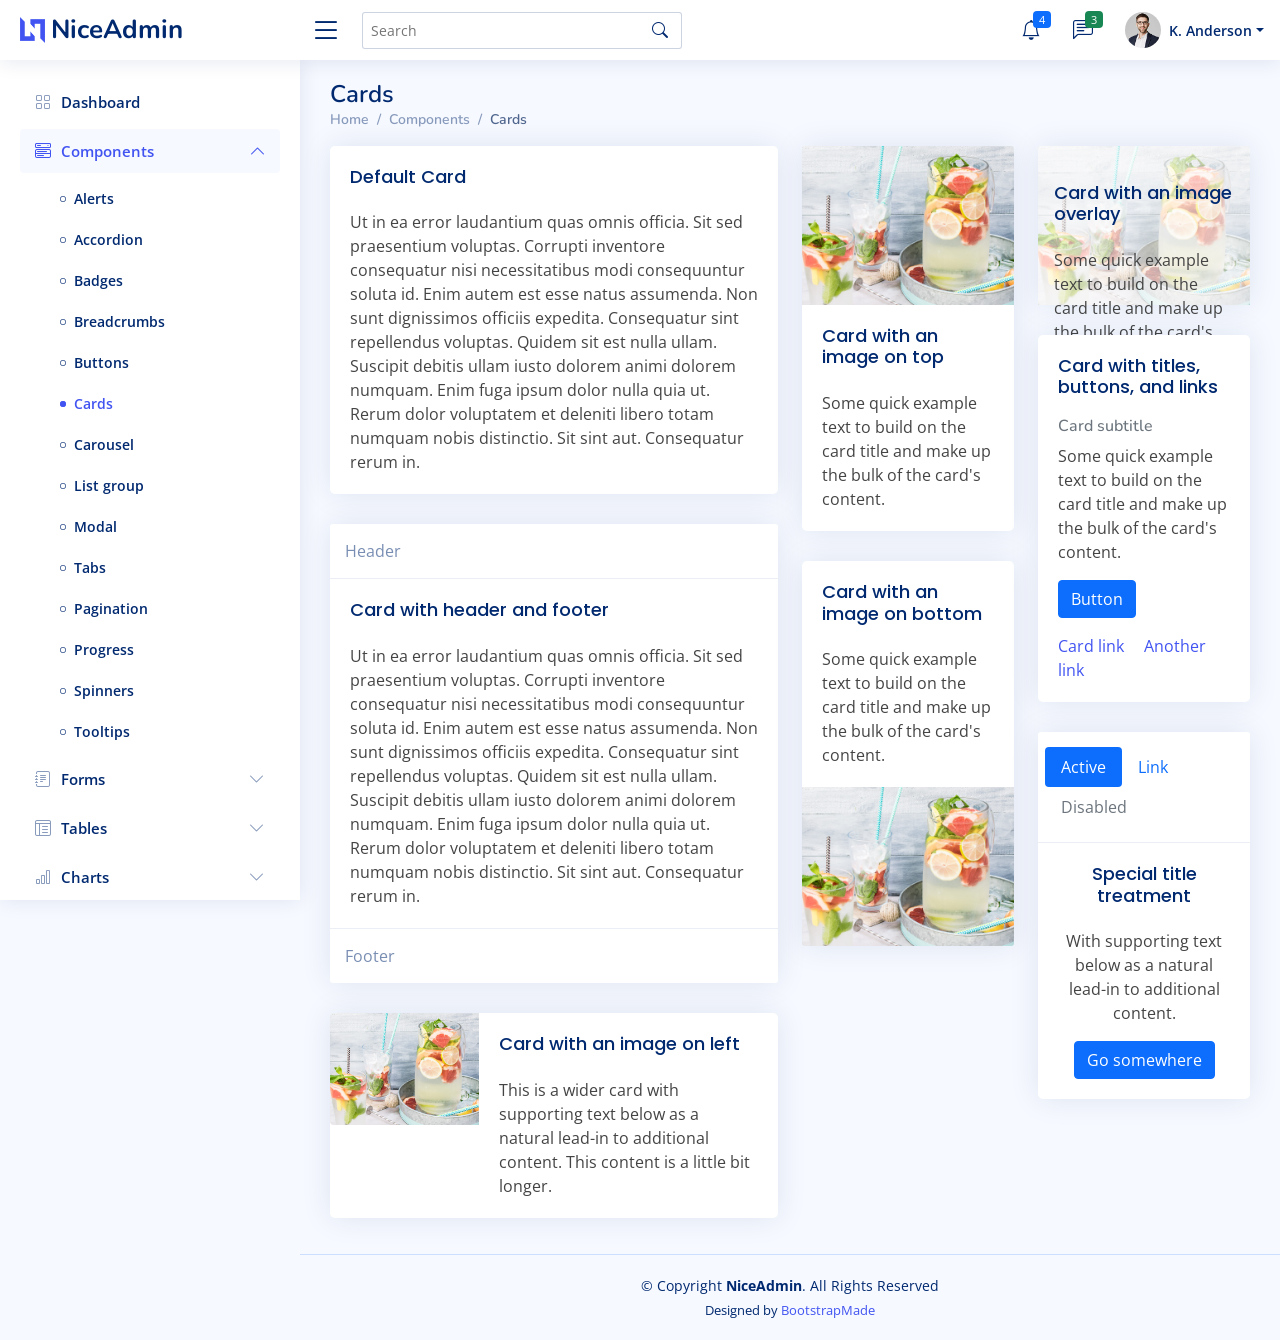
<file: templates/NiceAdmin/components-cards.html>
<!DOCTYPE html>
<html lang="en">

<head>
  <meta charset="utf-8">
  <meta content="width=device-width, initial-scale=1.0" name="viewport">

  <title>Components / Cards - NiceAdmin Bootstrap Template</title>
  <meta content="" name="description">
  <meta content="" name="keywords">

  <!-- Favicons -->
  <link href="assets/img/favicon.png" rel="icon">
  <link href="assets/img/apple-touch-icon.png" rel="apple-touch-icon">

  <!-- Google Fonts -->
  <link href="https://fonts.gstatic.com" rel="preconnect">
  <link href="https://fonts.googleapis.com/css?family=Open+Sans:300,300i,400,400i,600,600i,700,700i|Nunito:300,300i,400,400i,600,600i,700,700i|Poppins:300,300i,400,400i,500,500i,600,600i,700,700i" rel="stylesheet">

  <!-- Vendor CSS Files -->
  <link href="assets/vendor/bootstrap/css/bootstrap.min.css" rel="stylesheet">
  <link href="assets/vendor/bootstrap-icons/bootstrap-icons.css" rel="stylesheet">
  <link href="assets/vendor/boxicons/css/boxicons.min.css" rel="stylesheet">
  <link href="assets/vendor/quill/quill.snow.css" rel="stylesheet">
  <link href="assets/vendor/quill/quill.bubble.css" rel="stylesheet">
  <link href="assets/vendor/remixicon/remixicon.css" rel="stylesheet">
  <link href="assets/vendor/simple-datatables/style.css" rel="stylesheet">

  <!-- Template Main CSS File -->
  <link href="assets/css/style.css" rel="stylesheet">

  <!-- =======================================================
  * Template Name: NiceAdmin - v2.2.2
  * Template URL: https://bootstrapmade.com/nice-admin-bootstrap-admin-html-template/
  * Author: BootstrapMade.com
  * License: https://bootstrapmade.com/license/
  ======================================================== -->
</head>

<body>

  <!-- ======= Header ======= -->
  <header id="header" class="header fixed-top d-flex align-items-center">

    <div class="d-flex align-items-center justify-content-between">
      <a href="index.html" class="logo d-flex align-items-center">
        <img src="assets/img/logo.png" alt="">
        <span class="d-none d-lg-block">NiceAdmin</span>
      </a>
      <i class="bi bi-list toggle-sidebar-btn"></i>
    </div><!-- End Logo -->

    <div class="search-bar">
      <form class="search-form d-flex align-items-center" method="POST" action="#">
        <input type="text" name="query" placeholder="Search" title="Enter search keyword">
        <button type="submit" title="Search"><i class="bi bi-search"></i></button>
      </form>
    </div><!-- End Search Bar -->

    <nav class="header-nav ms-auto">
      <ul class="d-flex align-items-center">

        <li class="nav-item d-block d-lg-none">
          <a class="nav-link nav-icon search-bar-toggle " href="#">
            <i class="bi bi-search"></i>
          </a>
        </li><!-- End Search Icon-->

        <li class="nav-item dropdown">

          <a class="nav-link nav-icon" href="#" data-bs-toggle="dropdown">
            <i class="bi bi-bell"></i>
            <span class="badge bg-primary badge-number">4</span>
          </a><!-- End Notification Icon -->

          <ul class="dropdown-menu dropdown-menu-end dropdown-menu-arrow notifications">
            <li class="dropdown-header">
              You have 4 new notifications
              <a href="#"><span class="badge rounded-pill bg-primary p-2 ms-2">View all</span></a>
            </li>
            <li>
              <hr class="dropdown-divider">
            </li>

            <li class="notification-item">
              <i class="bi bi-exclamation-circle text-warning"></i>
              <div>
                <h4>Lorem Ipsum</h4>
                <p>Quae dolorem earum veritatis oditseno</p>
                <p>30 min. ago</p>
              </div>
            </li>

            <li>
              <hr class="dropdown-divider">
            </li>

            <li class="notification-item">
              <i class="bi bi-x-circle text-danger"></i>
              <div>
                <h4>Atque rerum nesciunt</h4>
                <p>Quae dolorem earum veritatis oditseno</p>
                <p>1 hr. ago</p>
              </div>
            </li>

            <li>
              <hr class="dropdown-divider">
            </li>

            <li class="notification-item">
              <i class="bi bi-check-circle text-success"></i>
              <div>
                <h4>Sit rerum fuga</h4>
                <p>Quae dolorem earum veritatis oditseno</p>
                <p>2 hrs. ago</p>
              </div>
            </li>

            <li>
              <hr class="dropdown-divider">
            </li>

            <li class="notification-item">
              <i class="bi bi-info-circle text-primary"></i>
              <div>
                <h4>Dicta reprehenderit</h4>
                <p>Quae dolorem earum veritatis oditseno</p>
                <p>4 hrs. ago</p>
              </div>
            </li>

            <li>
              <hr class="dropdown-divider">
            </li>
            <li class="dropdown-footer">
              <a href="#">Show all notifications</a>
            </li>

          </ul><!-- End Notification Dropdown Items -->

        </li><!-- End Notification Nav -->

        <li class="nav-item dropdown">

          <a class="nav-link nav-icon" href="#" data-bs-toggle="dropdown">
            <i class="bi bi-chat-left-text"></i>
            <span class="badge bg-success badge-number">3</span>
          </a><!-- End Messages Icon -->

          <ul class="dropdown-menu dropdown-menu-end dropdown-menu-arrow messages">
            <li class="dropdown-header">
              You have 3 new messages
              <a href="#"><span class="badge rounded-pill bg-primary p-2 ms-2">View all</span></a>
            </li>
            <li>
              <hr class="dropdown-divider">
            </li>

            <li class="message-item">
              <a href="#">
                <img src="assets/img/messages-1.jpg" alt="" class="rounded-circle">
                <div>
                  <h4>Maria Hudson</h4>
                  <p>Velit asperiores et ducimus soluta repudiandae labore officia est ut...</p>
                  <p>4 hrs. ago</p>
                </div>
              </a>
            </li>
            <li>
              <hr class="dropdown-divider">
            </li>

            <li class="message-item">
              <a href="#">
                <img src="assets/img/messages-2.jpg" alt="" class="rounded-circle">
                <div>
                  <h4>Anna Nelson</h4>
                  <p>Velit asperiores et ducimus soluta repudiandae labore officia est ut...</p>
                  <p>6 hrs. ago</p>
                </div>
              </a>
            </li>
            <li>
              <hr class="dropdown-divider">
            </li>

            <li class="message-item">
              <a href="#">
                <img src="assets/img/messages-3.jpg" alt="" class="rounded-circle">
                <div>
                  <h4>David Muldon</h4>
                  <p>Velit asperiores et ducimus soluta repudiandae labore officia est ut...</p>
                  <p>8 hrs. ago</p>
                </div>
              </a>
            </li>
            <li>
              <hr class="dropdown-divider">
            </li>

            <li class="dropdown-footer">
              <a href="#">Show all messages</a>
            </li>

          </ul><!-- End Messages Dropdown Items -->

        </li><!-- End Messages Nav -->

        <li class="nav-item dropdown pe-3">

          <a class="nav-link nav-profile d-flex align-items-center pe-0" href="#" data-bs-toggle="dropdown">
            <img src="assets/img/profile-img.jpg" alt="Profile" class="rounded-circle">
            <span class="d-none d-md-block dropdown-toggle ps-2">K. Anderson</span>
          </a><!-- End Profile Iamge Icon -->

          <ul class="dropdown-menu dropdown-menu-end dropdown-menu-arrow profile">
            <li class="dropdown-header">
              <h6>Kevin Anderson</h6>
              <span>Web Designer</span>
            </li>
            <li>
              <hr class="dropdown-divider">
            </li>

            <li>
              <a class="dropdown-item d-flex align-items-center" href="users-profile.html">
                <i class="bi bi-person"></i>
                <span>My Profile</span>
              </a>
            </li>
            <li>
              <hr class="dropdown-divider">
            </li>

            <li>
              <a class="dropdown-item d-flex align-items-center" href="users-profile.html">
                <i class="bi bi-gear"></i>
                <span>Account Settings</span>
              </a>
            </li>
            <li>
              <hr class="dropdown-divider">
            </li>

            <li>
              <a class="dropdown-item d-flex align-items-center" href="pages-faq.html">
                <i class="bi bi-question-circle"></i>
                <span>Need Help?</span>
              </a>
            </li>
            <li>
              <hr class="dropdown-divider">
            </li>

            <li>
              <a class="dropdown-item d-flex align-items-center" href="#">
                <i class="bi bi-box-arrow-right"></i>
                <span>Sign Out</span>
              </a>
            </li>

          </ul><!-- End Profile Dropdown Items -->
        </li><!-- End Profile Nav -->

      </ul>
    </nav><!-- End Icons Navigation -->

  </header><!-- End Header -->

  <!-- ======= Sidebar ======= -->
  <aside id="sidebar" class="sidebar">

    <ul class="sidebar-nav" id="sidebar-nav">

      <li class="nav-item">
        <a class="nav-link collapsed" href="index.html">
          <i class="bi bi-grid"></i>
          <span>Dashboard</span>
        </a>
      </li><!-- End Dashboard Nav -->

      <li class="nav-item">
        <a class="nav-link " data-bs-target="#components-nav" data-bs-toggle="collapse" href="#">
          <i class="bi bi-menu-button-wide"></i><span>Components</span><i class="bi bi-chevron-down ms-auto"></i>
        </a>
        <ul id="components-nav" class="nav-content collapse show" data-bs-parent="#sidebar-nav">
          <li>
            <a href="components-alerts.html">
              <i class="bi bi-circle"></i><span>Alerts</span>
            </a>
          </li>
          <li>
            <a href="components-accordion.html">
              <i class="bi bi-circle"></i><span>Accordion</span>
            </a>
          </li>
          <li>
            <a href="components-badges.html">
              <i class="bi bi-circle"></i><span>Badges</span>
            </a>
          </li>
          <li>
            <a href="components-breadcrumbs.html">
              <i class="bi bi-circle"></i><span>Breadcrumbs</span>
            </a>
          </li>
          <li>
            <a href="components-buttons.html">
              <i class="bi bi-circle"></i><span>Buttons</span>
            </a>
          </li>
          <li>
            <a href="components-cards.html" class="active">
              <i class="bi bi-circle"></i><span>Cards</span>
            </a>
          </li>
          <li>
            <a href="components-carousel.html">
              <i class="bi bi-circle"></i><span>Carousel</span>
            </a>
          </li>
          <li>
            <a href="components-list-group.html">
              <i class="bi bi-circle"></i><span>List group</span>
            </a>
          </li>
          <li>
            <a href="components-modal.html">
              <i class="bi bi-circle"></i><span>Modal</span>
            </a>
          </li>
          <li>
            <a href="components-tabs.html">
              <i class="bi bi-circle"></i><span>Tabs</span>
            </a>
          </li>
          <li>
            <a href="components-pagination.html">
              <i class="bi bi-circle"></i><span>Pagination</span>
            </a>
          </li>
          <li>
            <a href="components-progress.html">
              <i class="bi bi-circle"></i><span>Progress</span>
            </a>
          </li>
          <li>
            <a href="components-spinners.html">
              <i class="bi bi-circle"></i><span>Spinners</span>
            </a>
          </li>
          <li>
            <a href="components-tooltips.html">
              <i class="bi bi-circle"></i><span>Tooltips</span>
            </a>
          </li>
        </ul>
      </li><!-- End Components Nav -->

      <li class="nav-item">
        <a class="nav-link collapsed" data-bs-target="#forms-nav" data-bs-toggle="collapse" href="#">
          <i class="bi bi-journal-text"></i><span>Forms</span><i class="bi bi-chevron-down ms-auto"></i>
        </a>
        <ul id="forms-nav" class="nav-content collapse " data-bs-parent="#sidebar-nav">
          <li>
            <a href="forms-elements.html">
              <i class="bi bi-circle"></i><span>Form Elements</span>
            </a>
          </li>
          <li>
            <a href="forms-layouts.html">
              <i class="bi bi-circle"></i><span>Form Layouts</span>
            </a>
          </li>
          <li>
            <a href="forms-editors.html">
              <i class="bi bi-circle"></i><span>Form Editors</span>
            </a>
          </li>
          <li>
            <a href="forms-validation.html">
              <i class="bi bi-circle"></i><span>Form Validation</span>
            </a>
          </li>
        </ul>
      </li><!-- End Forms Nav -->

      <li class="nav-item">
        <a class="nav-link collapsed" data-bs-target="#tables-nav" data-bs-toggle="collapse" href="#">
          <i class="bi bi-layout-text-window-reverse"></i><span>Tables</span><i class="bi bi-chevron-down ms-auto"></i>
        </a>
        <ul id="tables-nav" class="nav-content collapse " data-bs-parent="#sidebar-nav">
          <li>
            <a href="tables-general.html">
              <i class="bi bi-circle"></i><span>General Tables</span>
            </a>
          </li>
          <li>
            <a href="tables-data.html">
              <i class="bi bi-circle"></i><span>Data Tables</span>
            </a>
          </li>
        </ul>
      </li><!-- End Tables Nav -->

      <li class="nav-item">
        <a class="nav-link collapsed" data-bs-target="#charts-nav" data-bs-toggle="collapse" href="#">
          <i class="bi bi-bar-chart"></i><span>Charts</span><i class="bi bi-chevron-down ms-auto"></i>
        </a>
        <ul id="charts-nav" class="nav-content collapse " data-bs-parent="#sidebar-nav">
          <li>
            <a href="charts-chartjs.html">
              <i class="bi bi-circle"></i><span>Chart.js</span>
            </a>
          </li>
          <li>
            <a href="charts-apexcharts.html">
              <i class="bi bi-circle"></i><span>ApexCharts</span>
            </a>
          </li>
          <li>
            <a href="charts-echarts.html">
              <i class="bi bi-circle"></i><span>ECharts</span>
            </a>
          </li>
        </ul>
      </li><!-- End Charts Nav -->

      <li class="nav-item">
        <a class="nav-link collapsed" data-bs-target="#icons-nav" data-bs-toggle="collapse" href="#">
          <i class="bi bi-gem"></i><span>Icons</span><i class="bi bi-chevron-down ms-auto"></i>
        </a>
        <ul id="icons-nav" class="nav-content collapse " data-bs-parent="#sidebar-nav">
          <li>
            <a href="icons-bootstrap.html">
              <i class="bi bi-circle"></i><span>Bootstrap Icons</span>
            </a>
          </li>
          <li>
            <a href="icons-remix.html">
              <i class="bi bi-circle"></i><span>Remix Icons</span>
            </a>
          </li>
          <li>
            <a href="icons-boxicons.html">
              <i class="bi bi-circle"></i><span>Boxicons</span>
            </a>
          </li>
        </ul>
      </li><!-- End Icons Nav -->

      <li class="nav-heading">Pages</li>

      <li class="nav-item">
        <a class="nav-link collapsed" href="users-profile.html">
          <i class="bi bi-person"></i>
          <span>Profile</span>
        </a>
      </li><!-- End Profile Page Nav -->

      <li class="nav-item">
        <a class="nav-link collapsed" href="pages-faq.html">
          <i class="bi bi-question-circle"></i>
          <span>F.A.Q</span>
        </a>
      </li><!-- End F.A.Q Page Nav -->

      <li class="nav-item">
        <a class="nav-link collapsed" href="pages-contact.html">
          <i class="bi bi-envelope"></i>
          <span>Contact</span>
        </a>
      </li><!-- End Contact Page Nav -->

      <li class="nav-item">
        <a class="nav-link collapsed" href="pages-register.html">
          <i class="bi bi-card-list"></i>
          <span>Register</span>
        </a>
      </li><!-- End Register Page Nav -->

      <li class="nav-item">
        <a class="nav-link collapsed" href="pages-login.html">
          <i class="bi bi-box-arrow-in-right"></i>
          <span>Login</span>
        </a>
      </li><!-- End Login Page Nav -->

      <li class="nav-item">
        <a class="nav-link collapsed" href="pages-error-404.html">
          <i class="bi bi-dash-circle"></i>
          <span>Error 404</span>
        </a>
      </li><!-- End Error 404 Page Nav -->

      <li class="nav-item">
        <a class="nav-link collapsed" href="pages-blank.html">
          <i class="bi bi-file-earmark"></i>
          <span>Blank</span>
        </a>
      </li><!-- End Blank Page Nav -->

    </ul>

  </aside><!-- End Sidebar-->

  <main id="main" class="main">

    <div class="pagetitle">
      <h1>Cards</h1>
      <nav>
        <ol class="breadcrumb">
          <li class="breadcrumb-item"><a href="index.html">Home</a></li>
          <li class="breadcrumb-item">Components</li>
          <li class="breadcrumb-item active">Cards</li>
        </ol>
      </nav>
    </div><!-- End Page Title -->

    <section class="section">
      <div class="row align-items-top">
        <div class="col-lg-6">

          <!-- Default Card -->
          <div class="card">
            <div class="card-body">
              <h5 class="card-title">Default Card</h5>
              Ut in ea error laudantium quas omnis officia. Sit sed praesentium voluptas. Corrupti inventore consequatur nisi necessitatibus modi consequuntur soluta id. Enim autem est esse natus assumenda. Non sunt dignissimos officiis expedita. Consequatur sint repellendus voluptas.
              Quidem sit est nulla ullam. Suscipit debitis ullam iusto dolorem animi dolorem numquam. Enim fuga ipsum dolor nulla quia ut.
              Rerum dolor voluptatem et deleniti libero totam numquam nobis distinctio. Sit sint aut. Consequatur rerum in.
            </div>
          </div><!-- End Default Card -->

          <!-- Card with header and footer -->
          <div class="card">
            <div class="card-header">Header</div>
            <div class="card-body">
              <h5 class="card-title">Card with header and footer</h5>
              Ut in ea error laudantium quas omnis officia. Sit sed praesentium voluptas. Corrupti inventore consequatur nisi necessitatibus modi consequuntur soluta id. Enim autem est esse natus assumenda. Non sunt dignissimos officiis expedita. Consequatur sint repellendus voluptas.
              Quidem sit est nulla ullam. Suscipit debitis ullam iusto dolorem animi dolorem numquam. Enim fuga ipsum dolor nulla quia ut.
              Rerum dolor voluptatem et deleniti libero totam numquam nobis distinctio. Sit sint aut. Consequatur rerum in.
            </div>
            <div class="card-footer">
              Footer
            </div>
          </div><!-- End Card with header and footer -->

          <!-- Card with an image on left -->
          <div class="card mb-3">
            <div class="row g-0">
              <div class="col-md-4">
                <img src="assets/img/card.jpg" class="img-fluid rounded-start" alt="...">
              </div>
              <div class="col-md-8">
                <div class="card-body">
                  <h5 class="card-title">Card with an image on left</h5>
                  <p class="card-text">This is a wider card with supporting text below as a natural lead-in to additional content. This content is a little bit longer.</p>
                </div>
              </div>
            </div>
          </div><!-- End Card with an image on left -->

        </div>

        <div class="col-lg-3">

          <!-- Card with an image on top -->
          <div class="card">
            <img src="assets/img/card.jpg" class="card-img-top" alt="...">
            <div class="card-body">
              <h5 class="card-title">Card with an image on top</h5>
              <p class="card-text">Some quick example text to build on the card title and make up the bulk of the card's content.</p>
            </div>
          </div><!-- End Card with an image on top -->

          <!-- Card with an image on bottom -->
          <div class="card">
            <div class="card-body">
              <h5 class="card-title">Card with an image on bottom</h5>
              <p class="card-text">Some quick example text to build on the card title and make up the bulk of the card's content.</p>
            </div>
            <img src="assets/img/card.jpg" class="card-img-bottom" alt="...">
          </div><!-- End Card with an image on bottom -->

        </div>

        <div class="col-lg-3">

          <!-- Card with an image overlay -->
          <div class="card">
            <img src="assets/img/card.jpg" class="card-img-top" alt="...">
            <div class="card-img-overlay">
              <h5 class="card-title">Card with an image overlay</h5>
              <p class="card-text">Some quick example text to build on the card title and make up the bulk of the card's content.</p>
            </div>
          </div><!-- End Card with an image overlay -->

          <!-- Card with titles, buttons, and links -->
          <div class="card">
            <div class="card-body">
              <h5 class="card-title">Card with titles, buttons, and links</h5>
              <h6 class="card-subtitle mb-2 text-muted">Card subtitle</h6>
              <p class="card-text">Some quick example text to build on the card title and make up the bulk of the card's content.</p>
              <p class="card-text"><a href="#" class="btn btn-primary">Button</a></p>
              <a href="#" class="card-link">Card link</a>
              <a href="#" class="card-link">Another link</a>
            </div>
          </div><!-- End Card with titles, buttons, and links -->

          <!-- Special title treatmen -->
          <div class="card text-center">
            <div class="card-header">
              <ul class="nav nav-pills card-header-pills">
                <li class="nav-item">
                  <a class="nav-link active" href="#">Active</a>
                </li>
                <li class="nav-item">
                  <a class="nav-link" href="#">Link</a>
                </li>
                <li class="nav-item">
                  <a class="nav-link disabled" href="#" tabindex="-1" aria-disabled="true">Disabled</a>
                </li>
              </ul>
            </div>
            <div class="card-body">
              <h5 class="card-title">Special title treatment</h5>
              <p class="card-text">With supporting text below as a natural lead-in to additional content.</p>
              <a href="#" class="btn btn-primary">Go somewhere</a>
            </div>
          </div><!-- End Special title treatmen -->

        </div>

      </div>
    </section>

  </main><!-- End #main -->

  <!-- ======= Footer ======= -->
  <footer id="footer" class="footer">
    <div class="copyright">
      &copy; Copyright <strong><span>NiceAdmin</span></strong>. All Rights Reserved
    </div>
    <div class="credits">
      <!-- All the links in the footer should remain intact. -->
      <!-- You can delete the links only if you purchased the pro version. -->
      <!-- Licensing information: https://bootstrapmade.com/license/ -->
      <!-- Purchase the pro version with working PHP/AJAX contact form: https://bootstrapmade.com/nice-admin-bootstrap-admin-html-template/ -->
      Designed by <a href="https://bootstrapmade.com/">BootstrapMade</a>
    </div>
  </footer><!-- End Footer -->

  <a href="#" class="back-to-top d-flex align-items-center justify-content-center"><i class="bi bi-arrow-up-short"></i></a>

  <!-- Vendor JS Files -->
  <script src="assets/vendor/apexcharts/apexcharts.min.js"></script>
  <script src="assets/vendor/bootstrap/js/bootstrap.bundle.min.js"></script>
  <script src="assets/vendor/chart.js/chart.min.js"></script>
  <script src="assets/vendor/echarts/echarts.min.js"></script>
  <script src="assets/vendor/quill/quill.min.js"></script>
  <script src="assets/vendor/simple-datatables/simple-datatables.js"></script>
  <script src="assets/vendor/tinymce/tinymce.min.js"></script>
  <script src="assets/vendor/php-email-form/validate.js"></script>

  <!-- Template Main JS File -->
  <script src="assets/js/main.js"></script>

</body>

</html>
</file>
<file: templates/NiceAdmin/assets/vendor/quill/quill.snow.css>
/*!
 * Quill Editor v1.3.7
 * https://quilljs.com/
 * Copyright (c) 2014, Jason Chen
 * Copyright (c) 2013, salesforce.com
 */
.ql-container {
  box-sizing: border-box;
  font-family: Helvetica, Arial, sans-serif;
  font-size: 13px;
  height: 100%;
  margin: 0px;
  position: relative;
}
.ql-container.ql-disabled .ql-tooltip {
  visibility: hidden;
}
.ql-container.ql-disabled .ql-editor ul[data-checked] > li::before {
  pointer-events: none;
}
.ql-clipboard {
  left: -100000px;
  height: 1px;
  overflow-y: hidden;
  position: absolute;
  top: 50%;
}
.ql-clipboard p {
  margin: 0;
  padding: 0;
}
.ql-editor {
  box-sizing: border-box;
  line-height: 1.42;
  height: 100%;
  outline: none;
  overflow-y: auto;
  padding: 12px 15px;
  tab-size: 4;
  -moz-tab-size: 4;
  text-align: left;
  white-space: pre-wrap;
  word-wrap: break-word;
}
.ql-editor > * {
  cursor: text;
}
.ql-editor p,
.ql-editor ol,
.ql-editor ul,
.ql-editor pre,
.ql-editor blockquote,
.ql-editor h1,
.ql-editor h2,
.ql-editor h3,
.ql-editor h4,
.ql-editor h5,
.ql-editor h6 {
  margin: 0;
  padding: 0;
  counter-reset: list-1 list-2 list-3 list-4 list-5 list-6 list-7 list-8 list-9;
}
.ql-editor ol,
.ql-editor ul {
  padding-left: 1.5em;
}
.ql-editor ol > li,
.ql-editor ul > li {
  list-style-type: none;
}
.ql-editor ul > li::before {
  content: '\2022';
}
.ql-editor ul[data-checked=true],
.ql-editor ul[data-checked=false] {
  pointer-events: none;
}
.ql-editor ul[data-checked=true] > li *,
.ql-editor ul[data-checked=false] > li * {
  pointer-events: all;
}
.ql-editor ul[data-checked=true] > li::before,
.ql-editor ul[data-checked=false] > li::before {
  color: #777;
  cursor: pointer;
  pointer-events: all;
}
.ql-editor ul[data-checked=true] > li::before {
  content: '\2611';
}
.ql-editor ul[data-checked=false] > li::before {
  content: '\2610';
}
.ql-editor li::before {
  display: inline-block;
  white-space: nowrap;
  width: 1.2em;
}
.ql-editor li:not(.ql-direction-rtl)::before {
  margin-left: -1.5em;
  margin-right: 0.3em;
  text-align: right;
}
.ql-editor li.ql-direction-rtl::before {
  margin-left: 0.3em;
  margin-right: -1.5em;
}
.ql-editor ol li:not(.ql-direction-rtl),
.ql-editor ul li:not(.ql-direction-rtl) {
  padding-left: 1.5em;
}
.ql-editor ol li.ql-direction-rtl,
.ql-editor ul li.ql-direction-rtl {
  padding-right: 1.5em;
}
.ql-editor ol li {
  counter-reset: list-1 list-2 list-3 list-4 list-5 list-6 list-7 list-8 list-9;
  counter-increment: list-0;
}
.ql-editor ol li:before {
  content: counter(list-0, decimal) '. ';
}
.ql-editor ol li.ql-indent-1 {
  counter-increment: list-1;
}
.ql-editor ol li.ql-indent-1:before {
  content: counter(list-1, lower-alpha) '. ';
}
.ql-editor ol li.ql-indent-1 {
  counter-reset: list-2 list-3 list-4 list-5 list-6 list-7 list-8 list-9;
}
.ql-editor ol li.ql-indent-2 {
  counter-increment: list-2;
}
.ql-editor ol li.ql-indent-2:before {
  content: counter(list-2, lower-roman) '. ';
}
.ql-editor ol li.ql-indent-2 {
  counter-reset: list-3 list-4 list-5 list-6 list-7 list-8 list-9;
}
.ql-editor ol li.ql-indent-3 {
  counter-increment: list-3;
}
.ql-editor ol li.ql-indent-3:before {
  content: counter(list-3, decimal) '. ';
}
.ql-editor ol li.ql-indent-3 {
  counter-reset: list-4 list-5 list-6 list-7 list-8 list-9;
}
.ql-editor ol li.ql-indent-4 {
  counter-increment: list-4;
}
.ql-editor ol li.ql-indent-4:before {
  content: counter(list-4, lower-alpha) '. ';
}
.ql-editor ol li.ql-indent-4 {
  counter-reset: list-5 list-6 list-7 list-8 list-9;
}
.ql-editor ol li.ql-indent-5 {
  counter-increment: list-5;
}
.ql-editor ol li.ql-indent-5:before {
  content: counter(list-5, lower-roman) '. ';
}
.ql-editor ol li.ql-indent-5 {
  counter-reset: list-6 list-7 list-8 list-9;
}
.ql-editor ol li.ql-indent-6 {
  counter-increment: list-6;
}
.ql-editor ol li.ql-indent-6:before {
  content: counter(list-6, decimal) '. ';
}
.ql-editor ol li.ql-indent-6 {
  counter-reset: list-7 list-8 list-9;
}
.ql-editor ol li.ql-indent-7 {
  counter-increment: list-7;
}
.ql-editor ol li.ql-indent-7:before {
  content: counter(list-7, lower-alpha) '. ';
}
.ql-editor ol li.ql-indent-7 {
  counter-reset: list-8 list-9;
}
.ql-editor ol li.ql-indent-8 {
  counter-increment: list-8;
}
.ql-editor ol li.ql-indent-8:before {
  content: counter(list-8, lower-roman) '. ';
}
.ql-editor ol li.ql-indent-8 {
  counter-reset: list-9;
}
.ql-editor ol li.ql-indent-9 {
  counter-increment: list-9;
}
.ql-editor ol li.ql-indent-9:before {
  content: counter(list-9, decimal) '. ';
}
.ql-editor .ql-indent-1:not(.ql-direction-rtl) {
  padding-left: 3em;
}
.ql-editor li.ql-indent-1:not(.ql-direction-rtl) {
  padding-left: 4.5em;
}
.ql-editor .ql-indent-1.ql-direction-rtl.ql-align-right {
  padding-right: 3em;
}
.ql-editor li.ql-indent-1.ql-direction-rtl.ql-align-right {
  padding-right: 4.5em;
}
.ql-editor .ql-indent-2:not(.ql-direction-rtl) {
  padding-left: 6em;
}
.ql-editor li.ql-indent-2:not(.ql-direction-rtl) {
  padding-left: 7.5em;
}
.ql-editor .ql-indent-2.ql-direction-rtl.ql-align-right {
  padding-right: 6em;
}
.ql-editor li.ql-indent-2.ql-direction-rtl.ql-align-right {
  padding-right: 7.5em;
}
.ql-editor .ql-indent-3:not(.ql-direction-rtl) {
  padding-left: 9em;
}
.ql-editor li.ql-indent-3:not(.ql-direction-rtl) {
  padding-left: 10.5em;
}
.ql-editor .ql-indent-3.ql-direction-rtl.ql-align-right {
  padding-right: 9em;
}
.ql-editor li.ql-indent-3.ql-direction-rtl.ql-align-right {
  padding-right: 10.5em;
}
.ql-editor .ql-indent-4:not(.ql-direction-rtl) {
  padding-left: 12em;
}
.ql-editor li.ql-indent-4:not(.ql-direction-rtl) {
  padding-left: 13.5em;
}
.ql-editor .ql-indent-4.ql-direction-rtl.ql-align-right {
  padding-right: 12em;
}
.ql-editor li.ql-indent-4.ql-direction-rtl.ql-align-right {
  padding-right: 13.5em;
}
.ql-editor .ql-indent-5:not(.ql-direction-rtl) {
  padding-left: 15em;
}
.ql-editor li.ql-indent-5:not(.ql-direction-rtl) {
  padding-left: 16.5em;
}
.ql-editor .ql-indent-5.ql-direction-rtl.ql-align-right {
  padding-right: 15em;
}
.ql-editor li.ql-indent-5.ql-direction-rtl.ql-align-right {
  padding-right: 16.5em;
}
.ql-editor .ql-indent-6:not(.ql-direction-rtl) {
  padding-left: 18em;
}
.ql-editor li.ql-indent-6:not(.ql-direction-rtl) {
  padding-left: 19.5em;
}
.ql-editor .ql-indent-6.ql-direction-rtl.ql-align-right {
  padding-right: 18em;
}
.ql-editor li.ql-indent-6.ql-direction-rtl.ql-align-right {
  padding-right: 19.5em;
}
.ql-editor .ql-indent-7:not(.ql-direction-rtl) {
  padding-left: 21em;
}
.ql-editor li.ql-indent-7:not(.ql-direction-rtl) {
  padding-left: 22.5em;
}
.ql-editor .ql-indent-7.ql-direction-rtl.ql-align-right {
  padding-right: 21em;
}
.ql-editor li.ql-indent-7.ql-direction-rtl.ql-align-right {
  padding-right: 22.5em;
}
.ql-editor .ql-indent-8:not(.ql-direction-rtl) {
  padding-left: 24em;
}
.ql-editor li.ql-indent-8:not(.ql-direction-rtl) {
  padding-left: 25.5em;
}
.ql-editor .ql-indent-8.ql-direction-rtl.ql-align-right {
  padding-right: 24em;
}
.ql-editor li.ql-indent-8.ql-direction-rtl.ql-align-right {
  padding-right: 25.5em;
}
.ql-editor .ql-indent-9:not(.ql-direction-rtl) {
  padding-left: 27em;
}
.ql-editor li.ql-indent-9:not(.ql-direction-rtl) {
  padding-left: 28.5em;
}
.ql-editor .ql-indent-9.ql-direction-rtl.ql-align-right {
  padding-right: 27em;
}
.ql-editor li.ql-indent-9.ql-direction-rtl.ql-align-right {
  padding-right: 28.5em;
}
.ql-editor .ql-video {
  display: block;
  max-width: 100%;
}
.ql-editor .ql-video.ql-align-center {
  margin: 0 auto;
}
.ql-editor .ql-video.ql-align-right {
  margin: 0 0 0 auto;
}
.ql-editor .ql-bg-black {
  background-color: #000;
}
.ql-editor .ql-bg-red {
  background-color: #e60000;
}
.ql-editor .ql-bg-orange {
  background-color: #f90;
}
.ql-editor .ql-bg-yellow {
  background-color: #ff0;
}
.ql-editor .ql-bg-green {
  background-color: #008a00;
}
.ql-editor .ql-bg-blue {
  background-color: #06c;
}
.ql-editor .ql-bg-purple {
  background-color: #93f;
}
.ql-editor .ql-color-white {
  color: #fff;
}
.ql-editor .ql-color-red {
  color: #e60000;
}
.ql-editor .ql-color-orange {
  color: #f90;
}
.ql-editor .ql-color-yellow {
  color: #ff0;
}
.ql-editor .ql-color-green {
  color: #008a00;
}
.ql-editor .ql-color-blue {
  color: #06c;
}
.ql-editor .ql-color-purple {
  color: #93f;
}
.ql-editor .ql-font-serif {
  font-family: Georgia, Times New Roman, serif;
}
.ql-editor .ql-font-monospace {
  font-family: Monaco, Courier New, monospace;
}
.ql-editor .ql-size-small {
  font-size: 0.75em;
}
.ql-editor .ql-size-large {
  font-size: 1.5em;
}
.ql-editor .ql-size-huge {
  font-size: 2.5em;
}
.ql-editor .ql-direction-rtl {
  direction: rtl;
  text-align: inherit;
}
.ql-editor .ql-align-center {
  text-align: center;
}
.ql-editor .ql-align-justify {
  text-align: justify;
}
.ql-editor .ql-align-right {
  text-align: right;
}
.ql-editor.ql-blank::before {
  color: rgba(0,0,0,0.6);
  content: attr(data-placeholder);
  font-style: italic;
  left: 15px;
  pointer-events: none;
  position: absolute;
  right: 15px;
}
.ql-snow.ql-toolbar:after,
.ql-snow .ql-toolbar:after {
  clear: both;
  content: '';
  display: table;
}
.ql-snow.ql-toolbar button,
.ql-snow .ql-toolbar button {
  background: none;
  border: none;
  cursor: pointer;
  display: inline-block;
  float: left;
  height: 24px;
  padding: 3px 5px;
  width: 28px;
}
.ql-snow.ql-toolbar button svg,
.ql-snow .ql-toolbar button svg {
  float: left;
  height: 100%;
}
.ql-snow.ql-toolbar button:active:hover,
.ql-snow .ql-toolbar button:active:hover {
  outline: none;
}
.ql-snow.ql-toolbar input.ql-image[type=file],
.ql-snow .ql-toolbar input.ql-image[type=file] {
  display: none;
}
.ql-snow.ql-toolbar button:hover,
.ql-snow .ql-toolbar button:hover,
.ql-snow.ql-toolbar button:focus,
.ql-snow .ql-toolbar button:focus,
.ql-snow.ql-toolbar button.ql-active,
.ql-snow .ql-toolbar button.ql-active,
.ql-snow.ql-toolbar .ql-picker-label:hover,
.ql-snow .ql-toolbar .ql-picker-label:hover,
.ql-snow.ql-toolbar .ql-picker-label.ql-active,
.ql-snow .ql-toolbar .ql-picker-label.ql-active,
.ql-snow.ql-toolbar .ql-picker-item:hover,
.ql-snow .ql-toolbar .ql-picker-item:hover,
.ql-snow.ql-toolbar .ql-picker-item.ql-selected,
.ql-snow .ql-toolbar .ql-picker-item.ql-selected {
  color: #06c;
}
.ql-snow.ql-toolbar button:hover .ql-fill,
.ql-snow .ql-toolbar button:hover .ql-fill,
.ql-snow.ql-toolbar button:focus .ql-fill,
.ql-snow .ql-toolbar button:focus .ql-fill,
.ql-snow.ql-toolbar button.ql-active .ql-fill,
.ql-snow .ql-toolbar button.ql-active .ql-fill,
.ql-snow.ql-toolbar .ql-picker-label:hover .ql-fill,
.ql-snow .ql-toolbar .ql-picker-label:hover .ql-fill,
.ql-snow.ql-toolbar .ql-picker-label.ql-active .ql-fill,
.ql-snow .ql-toolbar .ql-picker-label.ql-active .ql-fill,
.ql-snow.ql-toolbar .ql-picker-item:hover .ql-fill,
.ql-snow .ql-toolbar .ql-picker-item:hover .ql-fill,
.ql-snow.ql-toolbar .ql-picker-item.ql-selected .ql-fill,
.ql-snow .ql-toolbar .ql-picker-item.ql-selected .ql-fill,
.ql-snow.ql-toolbar button:hover .ql-stroke.ql-fill,
.ql-snow .ql-toolbar button:hover .ql-stroke.ql-fill,
.ql-snow.ql-toolbar button:focus .ql-stroke.ql-fill,
.ql-snow .ql-toolbar button:focus .ql-stroke.ql-fill,
.ql-snow.ql-toolbar button.ql-active .ql-stroke.ql-fill,
.ql-snow .ql-toolbar button.ql-active .ql-stroke.ql-fill,
.ql-snow.ql-toolbar .ql-picker-label:hover .ql-stroke.ql-fill,
.ql-snow .ql-toolbar .ql-picker-label:hover .ql-stroke.ql-fill,
.ql-snow.ql-toolbar .ql-picker-label.ql-active .ql-stroke.ql-fill,
.ql-snow .ql-toolbar .ql-picker-label.ql-active .ql-stroke.ql-fill,
.ql-snow.ql-toolbar .ql-picker-item:hover .ql-stroke.ql-fill,
.ql-snow .ql-toolbar .ql-picker-item:hover .ql-stroke.ql-fill,
.ql-snow.ql-toolbar .ql-picker-item.ql-selected .ql-stroke.ql-fill,
.ql-snow .ql-toolbar .ql-picker-item.ql-selected .ql-stroke.ql-fill {
  fill: #06c;
}
.ql-snow.ql-toolbar button:hover .ql-stroke,
.ql-snow .ql-toolbar button:hover .ql-stroke,
.ql-snow.ql-toolbar button:focus .ql-stroke,
.ql-snow .ql-toolbar button:focus .ql-stroke,
.ql-snow.ql-toolbar button.ql-active .ql-stroke,
.ql-snow .ql-toolbar button.ql-active .ql-stroke,
.ql-snow.ql-toolbar .ql-picker-label:hover .ql-stroke,
.ql-snow .ql-toolbar .ql-picker-label:hover .ql-stroke,
.ql-snow.ql-toolbar .ql-picker-label.ql-active .ql-stroke,
.ql-snow .ql-toolbar .ql-picker-label.ql-active .ql-stroke,
.ql-snow.ql-toolbar .ql-picker-item:hover .ql-stroke,
.ql-snow .ql-toolbar .ql-picker-item:hover .ql-stroke,
.ql-snow.ql-toolbar .ql-picker-item.ql-selected .ql-stroke,
.ql-snow .ql-toolbar .ql-picker-item.ql-selected .ql-stroke,
.ql-snow.ql-toolbar button:hover .ql-stroke-miter,
.ql-snow .ql-toolbar button:hover .ql-stroke-miter,
.ql-snow.ql-toolbar button:focus .ql-stroke-miter,
.ql-snow .ql-toolbar button:focus .ql-stroke-miter,
.ql-snow.ql-toolbar button.ql-active .ql-stroke-miter,
.ql-snow .ql-toolbar button.ql-active .ql-stroke-miter,
.ql-snow.ql-toolbar .ql-picker-label:hover .ql-stroke-miter,
.ql-snow .ql-toolbar .ql-picker-label:hover .ql-stroke-miter,
.ql-snow.ql-toolbar .ql-picker-label.ql-active .ql-stroke-miter,
.ql-snow .ql-toolbar .ql-picker-label.ql-active .ql-stroke-miter,
.ql-snow.ql-toolbar .ql-picker-item:hover .ql-stroke-miter,
.ql-snow .ql-toolbar .ql-picker-item:hover .ql-stroke-miter,
.ql-snow.ql-toolbar .ql-picker-item.ql-selected .ql-stroke-miter,
.ql-snow .ql-toolbar .ql-picker-item.ql-selected .ql-stroke-miter {
  stroke: #06c;
}
@media (pointer: coarse) {
  .ql-snow.ql-toolbar button:hover:not(.ql-active),
  .ql-snow .ql-toolbar button:hover:not(.ql-active) {
    color: #444;
  }
  .ql-snow.ql-toolbar button:hover:not(.ql-active) .ql-fill,
  .ql-snow .ql-toolbar button:hover:not(.ql-active) .ql-fill,
  .ql-snow.ql-toolbar button:hover:not(.ql-active) .ql-stroke.ql-fill,
  .ql-snow .ql-toolbar button:hover:not(.ql-active) .ql-stroke.ql-fill {
    fill: #444;
  }
  .ql-snow.ql-toolbar button:hover:not(.ql-active) .ql-stroke,
  .ql-snow .ql-toolbar button:hover:not(.ql-active) .ql-stroke,
  .ql-snow.ql-toolbar button:hover:not(.ql-active) .ql-stroke-miter,
  .ql-snow .ql-toolbar button:hover:not(.ql-active) .ql-stroke-miter {
    stroke: #444;
  }
}
.ql-snow {
  box-sizing: border-box;
}
.ql-snow * {
  box-sizing: border-box;
}
.ql-snow .ql-hidden {
  display: none;
}
.ql-snow .ql-out-bottom,
.ql-snow .ql-out-top {
  visibility: hidden;
}
.ql-snow .ql-tooltip {
  position: absolute;
  transform: translateY(10px);
}
.ql-snow .ql-tooltip a {
  cursor: pointer;
  text-decoration: none;
}
.ql-snow .ql-tooltip.ql-flip {
  transform: translateY(-10px);
}
.ql-snow .ql-formats {
  display: inline-block;
  vertical-align: middle;
}
.ql-snow .ql-formats:after {
  clear: both;
  content: '';
  display: table;
}
.ql-snow .ql-stroke {
  fill: none;
  stroke: #444;
  stroke-linecap: round;
  stroke-linejoin: round;
  stroke-width: 2;
}
.ql-snow .ql-stroke-miter {
  fill: none;
  stroke: #444;
  stroke-miterlimit: 10;
  stroke-width: 2;
}
.ql-snow .ql-fill,
.ql-snow .ql-stroke.ql-fill {
  fill: #444;
}
.ql-snow .ql-empty {
  fill: none;
}
.ql-snow .ql-even {
  fill-rule: evenodd;
}
.ql-snow .ql-thin,
.ql-snow .ql-stroke.ql-thin {
  stroke-width: 1;
}
.ql-snow .ql-transparent {
  opacity: 0.4;
}
.ql-snow .ql-direction svg:last-child {
  display: none;
}
.ql-snow .ql-direction.ql-active svg:last-child {
  display: inline;
}
.ql-snow .ql-direction.ql-active svg:first-child {
  display: none;
}
.ql-snow .ql-editor h1 {
  font-size: 2em;
}
.ql-snow .ql-editor h2 {
  font-size: 1.5em;
}
.ql-snow .ql-editor h3 {
  font-size: 1.17em;
}
.ql-snow .ql-editor h4 {
  font-size: 1em;
}
.ql-snow .ql-editor h5 {
  font-size: 0.83em;
}
.ql-snow .ql-editor h6 {
  font-size: 0.67em;
}
.ql-snow .ql-editor a {
  text-decoration: underline;
}
.ql-snow .ql-editor blockquote {
  border-left: 4px solid #ccc;
  margin-bottom: 5px;
  margin-top: 5px;
  padding-left: 16px;
}
.ql-snow .ql-editor code,
.ql-snow .ql-editor pre {
  background-color: #f0f0f0;
  border-radius: 3px;
}
.ql-snow .ql-editor pre {
  white-space: pre-wrap;
  margin-bottom: 5px;
  margin-top: 5px;
  padding: 5px 10px;
}
.ql-snow .ql-editor code {
  font-size: 85%;
  padding: 2px 4px;
}
.ql-snow .ql-editor pre.ql-syntax {
  background-color: #23241f;
  color: #f8f8f2;
  overflow: visible;
}
.ql-snow .ql-editor img {
  max-width: 100%;
}
.ql-snow .ql-picker {
  color: #444;
  display: inline-block;
  float: left;
  font-size: 14px;
  font-weight: 500;
  height: 24px;
  position: relative;
  vertical-align: middle;
}
.ql-snow .ql-picker-label {
  cursor: pointer;
  display: inline-block;
  height: 100%;
  padding-left: 8px;
  padding-right: 2px;
  position: relative;
  width: 100%;
}
.ql-snow .ql-picker-label::before {
  display: inline-block;
  line-height: 22px;
}
.ql-snow .ql-picker-options {
  background-color: #fff;
  display: none;
  min-width: 100%;
  padding: 4px 8px;
  position: absolute;
  white-space: nowrap;
}
.ql-snow .ql-picker-options .ql-picker-item {
  cursor: pointer;
  display: block;
  padding-bottom: 5px;
  padding-top: 5px;
}
.ql-snow .ql-picker.ql-expanded .ql-picker-label {
  color: #ccc;
  z-index: 2;
}
.ql-snow .ql-picker.ql-expanded .ql-picker-label .ql-fill {
  fill: #ccc;
}
.ql-snow .ql-picker.ql-expanded .ql-picker-label .ql-stroke {
  stroke: #ccc;
}
.ql-snow .ql-picker.ql-expanded .ql-picker-options {
  display: block;
  margin-top: -1px;
  top: 100%;
  z-index: 1;
}
.ql-snow .ql-color-picker,
.ql-snow .ql-icon-picker {
  width: 28px;
}
.ql-snow .ql-color-picker .ql-picker-label,
.ql-snow .ql-icon-picker .ql-picker-label {
  padding: 2px 4px;
}
.ql-snow .ql-color-picker .ql-picker-label svg,
.ql-snow .ql-icon-picker .ql-picker-label svg {
  right: 4px;
}
.ql-snow .ql-icon-picker .ql-picker-options {
  padding: 4px 0px;
}
.ql-snow .ql-icon-picker .ql-picker-item {
  height: 24px;
  width: 24px;
  padding: 2px 4px;
}
.ql-snow .ql-color-picker .ql-picker-options {
  padding: 3px 5px;
  width: 152px;
}
.ql-snow .ql-color-picker .ql-picker-item {
  border: 1px solid transparent;
  float: left;
  height: 16px;
  margin: 2px;
  padding: 0px;
  width: 16px;
}
.ql-snow .ql-picker:not(.ql-color-picker):not(.ql-icon-picker) svg {
  position: absolute;
  margin-top: -9px;
  right: 0;
  top: 50%;
  width: 18px;
}
.ql-snow .ql-picker.ql-header .ql-picker-label[data-label]:not([data-label=''])::before,
.ql-snow .ql-picker.ql-font .ql-picker-label[data-label]:not([data-label=''])::before,
.ql-snow .ql-picker.ql-size .ql-picker-label[data-label]:not([data-label=''])::before,
.ql-snow .ql-picker.ql-header .ql-picker-item[data-label]:not([data-label=''])::before,
.ql-snow .ql-picker.ql-font .ql-picker-item[data-label]:not([data-label=''])::before,
.ql-snow .ql-picker.ql-size .ql-picker-item[data-label]:not([data-label=''])::before {
  content: attr(data-label);
}
.ql-snow .ql-picker.ql-header {
  width: 98px;
}
.ql-snow .ql-picker.ql-header .ql-picker-label::before,
.ql-snow .ql-picker.ql-header .ql-picker-item::before {
  content: 'Normal';
}
.ql-snow .ql-picker.ql-header .ql-picker-label[data-value="1"]::before,
.ql-snow .ql-picker.ql-header .ql-picker-item[data-value="1"]::before {
  content: 'Heading 1';
}
.ql-snow .ql-picker.ql-header .ql-picker-label[data-value="2"]::before,
.ql-snow .ql-picker.ql-header .ql-picker-item[data-value="2"]::before {
  content: 'Heading 2';
}
.ql-snow .ql-picker.ql-header .ql-picker-label[data-value="3"]::before,
.ql-snow .ql-picker.ql-header .ql-picker-item[data-value="3"]::before {
  content: 'Heading 3';
}
.ql-snow .ql-picker.ql-header .ql-picker-label[data-value="4"]::before,
.ql-snow .ql-picker.ql-header .ql-picker-item[data-value="4"]::before {
  content: 'Heading 4';
}
.ql-snow .ql-picker.ql-header .ql-picker-label[data-value="5"]::before,
.ql-snow .ql-picker.ql-header .ql-picker-item[data-value="5"]::before {
  content: 'Heading 5';
}
.ql-snow .ql-picker.ql-header .ql-picker-label[data-value="6"]::before,
.ql-snow .ql-picker.ql-header .ql-picker-item[data-value="6"]::before {
  content: 'Heading 6';
}
.ql-snow .ql-picker.ql-header .ql-picker-item[data-value="1"]::before {
  font-size: 2em;
}
.ql-snow .ql-picker.ql-header .ql-picker-item[data-value="2"]::before {
  font-size: 1.5em;
}
.ql-snow .ql-picker.ql-header .ql-picker-item[data-value="3"]::before {
  font-size: 1.17em;
}
.ql-snow .ql-picker.ql-header .ql-picker-item[data-value="4"]::before {
  font-size: 1em;
}
.ql-snow .ql-picker.ql-header .ql-picker-item[data-value="5"]::before {
  font-size: 0.83em;
}
.ql-snow .ql-picker.ql-header .ql-picker-item[data-value="6"]::before {
  font-size: 0.67em;
}
.ql-snow .ql-picker.ql-font {
  width: 108px;
}
.ql-snow .ql-picker.ql-font .ql-picker-label::before,
.ql-snow .ql-picker.ql-font .ql-picker-item::before {
  content: 'Sans Serif';
}
.ql-snow .ql-picker.ql-font .ql-picker-label[data-value=serif]::before,
.ql-snow .ql-picker.ql-font .ql-picker-item[data-value=serif]::before {
  content: 'Serif';
}
.ql-snow .ql-picker.ql-font .ql-picker-label[data-value=monospace]::before,
.ql-snow .ql-picker.ql-font .ql-picker-item[data-value=monospace]::before {
  content: 'Monospace';
}
.ql-snow .ql-picker.ql-font .ql-picker-item[data-value=serif]::before {
  font-family: Georgia, Times New Roman, serif;
}
.ql-snow .ql-picker.ql-font .ql-picker-item[data-value=monospace]::before {
  font-family: Monaco, Courier New, monospace;
}
.ql-snow .ql-picker.ql-size {
  width: 98px;
}
.ql-snow .ql-picker.ql-size .ql-picker-label::before,
.ql-snow .ql-picker.ql-size .ql-picker-item::before {
  content: 'Normal';
}
.ql-snow .ql-picker.ql-size .ql-picker-label[data-value=small]::before,
.ql-snow .ql-picker.ql-size .ql-picker-item[data-value=small]::before {
  content: 'Small';
}
.ql-snow .ql-picker.ql-size .ql-picker-label[data-value=large]::before,
.ql-snow .ql-picker.ql-size .ql-picker-item[data-value=large]::before {
  content: 'Large';
}
.ql-snow .ql-picker.ql-size .ql-picker-label[data-value=huge]::before,
.ql-snow .ql-picker.ql-size .ql-picker-item[data-value=huge]::before {
  content: 'Huge';
}
.ql-snow .ql-picker.ql-size .ql-picker-item[data-value=small]::before {
  font-size: 10px;
}
.ql-snow .ql-picker.ql-size .ql-picker-item[data-value=large]::before {
  font-size: 18px;
}
.ql-snow .ql-picker.ql-size .ql-picker-item[data-value=huge]::before {
  font-size: 32px;
}
.ql-snow .ql-color-picker.ql-background .ql-picker-item {
  background-color: #fff;
}
.ql-snow .ql-color-picker.ql-color .ql-picker-item {
  background-color: #000;
}
.ql-toolbar.ql-snow {
  border: 1px solid #ccc;
  box-sizing: border-box;
  font-family: 'Helvetica Neue', 'Helvetica', 'Arial', sans-serif;
  padding: 8px;
}
.ql-toolbar.ql-snow .ql-formats {
  margin-right: 15px;
}
.ql-toolbar.ql-snow .ql-picker-label {
  border: 1px solid transparent;
}
.ql-toolbar.ql-snow .ql-picker-options {
  border: 1px solid transparent;
  box-shadow: rgba(0,0,0,0.2) 0 2px 8px;
}
.ql-toolbar.ql-snow .ql-picker.ql-expanded .ql-picker-label {
  border-color: #ccc;
}
.ql-toolbar.ql-snow .ql-picker.ql-expanded .ql-picker-options {
  border-color: #ccc;
}
.ql-toolbar.ql-snow .ql-color-picker .ql-picker-item.ql-selected,
.ql-toolbar.ql-snow .ql-color-picker .ql-picker-item:hover {
  border-color: #000;
}
.ql-toolbar.ql-snow + .ql-container.ql-snow {
  border-top: 0px;
}
.ql-snow .ql-tooltip {
  background-color: #fff;
  border: 1px solid #ccc;
  box-shadow: 0px 0px 5px #ddd;
  color: #444;
  padding: 5px 12px;
  white-space: nowrap;
}
.ql-snow .ql-tooltip::before {
  content: "Visit URL:";
  line-height: 26px;
  margin-right: 8px;
}
.ql-snow .ql-tooltip input[type=text] {
  display: none;
  border: 1px solid #ccc;
  font-size: 13px;
  height: 26px;
  margin: 0px;
  padding: 3px 5px;
  width: 170px;
}
.ql-snow .ql-tooltip a.ql-preview {
  display: inline-block;
  max-width: 200px;
  overflow-x: hidden;
  text-overflow: ellipsis;
  vertical-align: top;
}
.ql-snow .ql-tooltip a.ql-action::after {
  border-right: 1px solid #ccc;
  content: 'Edit';
  margin-left: 16px;
  padding-right: 8px;
}
.ql-snow .ql-tooltip a.ql-remove::before {
  content: 'Remove';
  margin-left: 8px;
}
.ql-snow .ql-tooltip a {
  line-height: 26px;
}
.ql-snow .ql-tooltip.ql-editing a.ql-preview,
.ql-snow .ql-tooltip.ql-editing a.ql-remove {
  display: none;
}
.ql-snow .ql-tooltip.ql-editing input[type=text] {
  display: inline-block;
}
.ql-snow .ql-tooltip.ql-editing a.ql-action::after {
  border-right: 0px;
  content: 'Save';
  padding-right: 0px;
}
.ql-snow .ql-tooltip[data-mode=link]::before {
  content: "Enter link:";
}
.ql-snow .ql-tooltip[data-mode=formula]::before {
  content: "Enter formula:";
}
.ql-snow .ql-tooltip[data-mode=video]::before {
  content: "Enter video:";
}
.ql-snow a {
  color: #06c;
}
.ql-container.ql-snow {
  border: 1px solid #ccc;
}
</file>
<file: templates/NiceAdmin/assets/vendor/quill/quill.bubble.css>
/*!
 * Quill Editor v1.3.7
 * https://quilljs.com/
 * Copyright (c) 2014, Jason Chen
 * Copyright (c) 2013, salesforce.com
 */
.ql-container {
  box-sizing: border-box;
  font-family: Helvetica, Arial, sans-serif;
  font-size: 13px;
  height: 100%;
  margin: 0px;
  position: relative;
}
.ql-container.ql-disabled .ql-tooltip {
  visibility: hidden;
}
.ql-container.ql-disabled .ql-editor ul[data-checked] > li::before {
  pointer-events: none;
}
.ql-clipboard {
  left: -100000px;
  height: 1px;
  overflow-y: hidden;
  position: absolute;
  top: 50%;
}
.ql-clipboard p {
  margin: 0;
  padding: 0;
}
.ql-editor {
  box-sizing: border-box;
  line-height: 1.42;
  height: 100%;
  outline: none;
  overflow-y: auto;
  padding: 12px 15px;
  tab-size: 4;
  -moz-tab-size: 4;
  text-align: left;
  white-space: pre-wrap;
  word-wrap: break-word;
}
.ql-editor > * {
  cursor: text;
}
.ql-editor p,
.ql-editor ol,
.ql-editor ul,
.ql-editor pre,
.ql-editor blockquote,
.ql-editor h1,
.ql-editor h2,
.ql-editor h3,
.ql-editor h4,
.ql-editor h5,
.ql-editor h6 {
  margin: 0;
  padding: 0;
  counter-reset: list-1 list-2 list-3 list-4 list-5 list-6 list-7 list-8 list-9;
}
.ql-editor ol,
.ql-editor ul {
  padding-left: 1.5em;
}
.ql-editor ol > li,
.ql-editor ul > li {
  list-style-type: none;
}
.ql-editor ul > li::before {
  content: '\2022';
}
.ql-editor ul[data-checked=true],
.ql-editor ul[data-checked=false] {
  pointer-events: none;
}
.ql-editor ul[data-checked=true] > li *,
.ql-editor ul[data-checked=false] > li * {
  pointer-events: all;
}
.ql-editor ul[data-checked=true] > li::before,
.ql-editor ul[data-checked=false] > li::before {
  color: #777;
  cursor: pointer;
  pointer-events: all;
}
.ql-editor ul[data-checked=true] > li::before {
  content: '\2611';
}
.ql-editor ul[data-checked=false] > li::before {
  content: '\2610';
}
.ql-editor li::before {
  display: inline-block;
  white-space: nowrap;
  width: 1.2em;
}
.ql-editor li:not(.ql-direction-rtl)::before {
  margin-left: -1.5em;
  margin-right: 0.3em;
  text-align: right;
}
.ql-editor li.ql-direction-rtl::before {
  margin-left: 0.3em;
  margin-right: -1.5em;
}
.ql-editor ol li:not(.ql-direction-rtl),
.ql-editor ul li:not(.ql-direction-rtl) {
  padding-left: 1.5em;
}
.ql-editor ol li.ql-direction-rtl,
.ql-editor ul li.ql-direction-rtl {
  padding-right: 1.5em;
}
.ql-editor ol li {
  counter-reset: list-1 list-2 list-3 list-4 list-5 list-6 list-7 list-8 list-9;
  counter-increment: list-0;
}
.ql-editor ol li:before {
  content: counter(list-0, decimal) '. ';
}
.ql-editor ol li.ql-indent-1 {
  counter-increment: list-1;
}
.ql-editor ol li.ql-indent-1:before {
  content: counter(list-1, lower-alpha) '. ';
}
.ql-editor ol li.ql-indent-1 {
  counter-reset: list-2 list-3 list-4 list-5 list-6 list-7 list-8 list-9;
}
.ql-editor ol li.ql-indent-2 {
  counter-increment: list-2;
}
.ql-editor ol li.ql-indent-2:before {
  content: counter(list-2, lower-roman) '. ';
}
.ql-editor ol li.ql-indent-2 {
  counter-reset: list-3 list-4 list-5 list-6 list-7 list-8 list-9;
}
.ql-editor ol li.ql-indent-3 {
  counter-increment: list-3;
}
.ql-editor ol li.ql-indent-3:before {
  content: counter(list-3, decimal) '. ';
}
.ql-editor ol li.ql-indent-3 {
  counter-reset: list-4 list-5 list-6 list-7 list-8 list-9;
}
.ql-editor ol li.ql-indent-4 {
  counter-increment: list-4;
}
.ql-editor ol li.ql-indent-4:before {
  content: counter(list-4, lower-alpha) '. ';
}
.ql-editor ol li.ql-indent-4 {
  counter-reset: list-5 list-6 list-7 list-8 list-9;
}
.ql-editor ol li.ql-indent-5 {
  counter-increment: list-5;
}
.ql-editor ol li.ql-indent-5:before {
  content: counter(list-5, lower-roman) '. ';
}
.ql-editor ol li.ql-indent-5 {
  counter-reset: list-6 list-7 list-8 list-9;
}
.ql-editor ol li.ql-indent-6 {
  counter-increment: list-6;
}
.ql-editor ol li.ql-indent-6:before {
  content: counter(list-6, decimal) '. ';
}
.ql-editor ol li.ql-indent-6 {
  counter-reset: list-7 list-8 list-9;
}
.ql-editor ol li.ql-indent-7 {
  counter-increment: list-7;
}
.ql-editor ol li.ql-indent-7:before {
  content: counter(list-7, lower-alpha) '. ';
}
.ql-editor ol li.ql-indent-7 {
  counter-reset: list-8 list-9;
}
.ql-editor ol li.ql-indent-8 {
  counter-increment: list-8;
}
.ql-editor ol li.ql-indent-8:before {
  content: counter(list-8, lower-roman) '. ';
}
.ql-editor ol li.ql-indent-8 {
  counter-reset: list-9;
}
.ql-editor ol li.ql-indent-9 {
  counter-increment: list-9;
}
.ql-editor ol li.ql-indent-9:before {
  content: counter(list-9, decimal) '. ';
}
.ql-editor .ql-indent-1:not(.ql-direction-rtl) {
  padding-left: 3em;
}
.ql-editor li.ql-indent-1:not(.ql-direction-rtl) {
  padding-left: 4.5em;
}
.ql-editor .ql-indent-1.ql-direction-rtl.ql-align-right {
  padding-right: 3em;
}
.ql-editor li.ql-indent-1.ql-direction-rtl.ql-align-right {
  padding-right: 4.5em;
}
.ql-editor .ql-indent-2:not(.ql-direction-rtl) {
  padding-left: 6em;
}
.ql-editor li.ql-indent-2:not(.ql-direction-rtl) {
  padding-left: 7.5em;
}
.ql-editor .ql-indent-2.ql-direction-rtl.ql-align-right {
  padding-right: 6em;
}
.ql-editor li.ql-indent-2.ql-direction-rtl.ql-align-right {
  padding-right: 7.5em;
}
.ql-editor .ql-indent-3:not(.ql-direction-rtl) {
  padding-left: 9em;
}
.ql-editor li.ql-indent-3:not(.ql-direction-rtl) {
  padding-left: 10.5em;
}
.ql-editor .ql-indent-3.ql-direction-rtl.ql-align-right {
  padding-right: 9em;
}
.ql-editor li.ql-indent-3.ql-direction-rtl.ql-align-right {
  padding-right: 10.5em;
}
.ql-editor .ql-indent-4:not(.ql-direction-rtl) {
  padding-left: 12em;
}
.ql-editor li.ql-indent-4:not(.ql-direction-rtl) {
  padding-left: 13.5em;
}
.ql-editor .ql-indent-4.ql-direction-rtl.ql-align-right {
  padding-right: 12em;
}
.ql-editor li.ql-indent-4.ql-direction-rtl.ql-align-right {
  padding-right: 13.5em;
}
.ql-editor .ql-indent-5:not(.ql-direction-rtl) {
  padding-left: 15em;
}
.ql-editor li.ql-indent-5:not(.ql-direction-rtl) {
  padding-left: 16.5em;
}
.ql-editor .ql-indent-5.ql-direction-rtl.ql-align-right {
  padding-right: 15em;
}
.ql-editor li.ql-indent-5.ql-direction-rtl.ql-align-right {
  padding-right: 16.5em;
}
.ql-editor .ql-indent-6:not(.ql-direction-rtl) {
  padding-left: 18em;
}
.ql-editor li.ql-indent-6:not(.ql-direction-rtl) {
  padding-left: 19.5em;
}
.ql-editor .ql-indent-6.ql-direction-rtl.ql-align-right {
  padding-right: 18em;
}
.ql-editor li.ql-indent-6.ql-direction-rtl.ql-align-right {
  padding-right: 19.5em;
}
.ql-editor .ql-indent-7:not(.ql-direction-rtl) {
  padding-left: 21em;
}
.ql-editor li.ql-indent-7:not(.ql-direction-rtl) {
  padding-left: 22.5em;
}
.ql-editor .ql-indent-7.ql-direction-rtl.ql-align-right {
  padding-right: 21em;
}
.ql-editor li.ql-indent-7.ql-direction-rtl.ql-align-right {
  padding-right: 22.5em;
}
.ql-editor .ql-indent-8:not(.ql-direction-rtl) {
  padding-left: 24em;
}
.ql-editor li.ql-indent-8:not(.ql-direction-rtl) {
  padding-left: 25.5em;
}
.ql-editor .ql-indent-8.ql-direction-rtl.ql-align-right {
  padding-right: 24em;
}
.ql-editor li.ql-indent-8.ql-direction-rtl.ql-align-right {
  padding-right: 25.5em;
}
.ql-editor .ql-indent-9:not(.ql-direction-rtl) {
  padding-left: 27em;
}
.ql-editor li.ql-indent-9:not(.ql-direction-rtl) {
  padding-left: 28.5em;
}
.ql-editor .ql-indent-9.ql-direction-rtl.ql-align-right {
  padding-right: 27em;
}
.ql-editor li.ql-indent-9.ql-direction-rtl.ql-align-right {
  padding-right: 28.5em;
}
.ql-editor .ql-video {
  display: block;
  max-width: 100%;
}
.ql-editor .ql-video.ql-align-center {
  margin: 0 auto;
}
.ql-editor .ql-video.ql-align-right {
  margin: 0 0 0 auto;
}
.ql-editor .ql-bg-black {
  background-color: #000;
}
.ql-editor .ql-bg-red {
  background-color: #e60000;
}
.ql-editor .ql-bg-orange {
  background-color: #f90;
}
.ql-editor .ql-bg-yellow {
  background-color: #ff0;
}
.ql-editor .ql-bg-green {
  background-color: #008a00;
}
.ql-editor .ql-bg-blue {
  background-color: #06c;
}
.ql-editor .ql-bg-purple {
  background-color: #93f;
}
.ql-editor .ql-color-white {
  color: #fff;
}
.ql-editor .ql-color-red {
  color: #e60000;
}
.ql-editor .ql-color-orange {
  color: #f90;
}
.ql-editor .ql-color-yellow {
  color: #ff0;
}
.ql-editor .ql-color-green {
  color: #008a00;
}
.ql-editor .ql-color-blue {
  color: #06c;
}
.ql-editor .ql-color-purple {
  color: #93f;
}
.ql-editor .ql-font-serif {
  font-family: Georgia, Times New Roman, serif;
}
.ql-editor .ql-font-monospace {
  font-family: Monaco, Courier New, monospace;
}
.ql-editor .ql-size-small {
  font-size: 0.75em;
}
.ql-editor .ql-size-large {
  font-size: 1.5em;
}
.ql-editor .ql-size-huge {
  font-size: 2.5em;
}
.ql-editor .ql-direction-rtl {
  direction: rtl;
  text-align: inherit;
}
.ql-editor .ql-align-center {
  text-align: center;
}
.ql-editor .ql-align-justify {
  text-align: justify;
}
.ql-editor .ql-align-right {
  text-align: right;
}
.ql-editor.ql-blank::before {
  color: rgba(0,0,0,0.6);
  content: attr(data-placeholder);
  font-style: italic;
  left: 15px;
  pointer-events: none;
  position: absolute;
  right: 15px;
}
.ql-bubble.ql-toolbar:after,
.ql-bubble .ql-toolbar:after {
  clear: both;
  content: '';
  display: table;
}
.ql-bubble.ql-toolbar button,
.ql-bubble .ql-toolbar button {
  background: none;
  border: none;
  cursor: pointer;
  display: inline-block;
  float: left;
  height: 24px;
  padding: 3px 5px;
  width: 28px;
}
.ql-bubble.ql-toolbar button svg,
.ql-bubble .ql-toolbar button svg {
  float: left;
  height: 100%;
}
.ql-bubble.ql-toolbar button:active:hover,
.ql-bubble .ql-toolbar button:active:hover {
  outline: none;
}
.ql-bubble.ql-toolbar input.ql-image[type=file],
.ql-bubble .ql-toolbar input.ql-image[type=file] {
  display: none;
}
.ql-bubble.ql-toolbar button:hover,
.ql-bubble .ql-toolbar button:hover,
.ql-bubble.ql-toolbar button:focus,
.ql-bubble .ql-toolbar button:focus,
.ql-bubble.ql-toolbar button.ql-active,
.ql-bubble .ql-toolbar button.ql-active,
.ql-bubble.ql-toolbar .ql-picker-label:hover,
.ql-bubble .ql-toolbar .ql-picker-label:hover,
.ql-bubble.ql-toolbar .ql-picker-label.ql-active,
.ql-bubble .ql-toolbar .ql-picker-label.ql-active,
.ql-bubble.ql-toolbar .ql-picker-item:hover,
.ql-bubble .ql-toolbar .ql-picker-item:hover,
.ql-bubble.ql-toolbar .ql-picker-item.ql-selected,
.ql-bubble .ql-toolbar .ql-picker-item.ql-selected {
  color: #fff;
}
.ql-bubble.ql-toolbar button:hover .ql-fill,
.ql-bubble .ql-toolbar button:hover .ql-fill,
.ql-bubble.ql-toolbar button:focus .ql-fill,
.ql-bubble .ql-toolbar button:focus .ql-fill,
.ql-bubble.ql-toolbar button.ql-active .ql-fill,
.ql-bubble .ql-toolbar button.ql-active .ql-fill,
.ql-bubble.ql-toolbar .ql-picker-label:hover .ql-fill,
.ql-bubble .ql-toolbar .ql-picker-label:hover .ql-fill,
.ql-bubble.ql-toolbar .ql-picker-label.ql-active .ql-fill,
.ql-bubble .ql-toolbar .ql-picker-label.ql-active .ql-fill,
.ql-bubble.ql-toolbar .ql-picker-item:hover .ql-fill,
.ql-bubble .ql-toolbar .ql-picker-item:hover .ql-fill,
.ql-bubble.ql-toolbar .ql-picker-item.ql-selected .ql-fill,
.ql-bubble .ql-toolbar .ql-picker-item.ql-selected .ql-fill,
.ql-bubble.ql-toolbar button:hover .ql-stroke.ql-fill,
.ql-bubble .ql-toolbar button:hover .ql-stroke.ql-fill,
.ql-bubble.ql-toolbar button:focus .ql-stroke.ql-fill,
.ql-bubble .ql-toolbar button:focus .ql-stroke.ql-fill,
.ql-bubble.ql-toolbar button.ql-active .ql-stroke.ql-fill,
.ql-bubble .ql-toolbar button.ql-active .ql-stroke.ql-fill,
.ql-bubble.ql-toolbar .ql-picker-label:hover .ql-stroke.ql-fill,
.ql-bubble .ql-toolbar .ql-picker-label:hover .ql-stroke.ql-fill,
.ql-bubble.ql-toolbar .ql-picker-label.ql-active .ql-stroke.ql-fill,
.ql-bubble .ql-toolbar .ql-picker-label.ql-active .ql-stroke.ql-fill,
.ql-bubble.ql-toolbar .ql-picker-item:hover .ql-stroke.ql-fill,
.ql-bubble .ql-toolbar .ql-picker-item:hover .ql-stroke.ql-fill,
.ql-bubble.ql-toolbar .ql-picker-item.ql-selected .ql-stroke.ql-fill,
.ql-bubble .ql-toolbar .ql-picker-item.ql-selected .ql-stroke.ql-fill {
  fill: #fff;
}
.ql-bubble.ql-toolbar button:hover .ql-stroke,
.ql-bubble .ql-toolbar button:hover .ql-stroke,
.ql-bubble.ql-toolbar button:focus .ql-stroke,
.ql-bubble .ql-toolbar button:focus .ql-stroke,
.ql-bubble.ql-toolbar button.ql-active .ql-stroke,
.ql-bubble .ql-toolbar button.ql-active .ql-stroke,
.ql-bubble.ql-toolbar .ql-picker-label:hover .ql-stroke,
.ql-bubble .ql-toolbar .ql-picker-label:hover .ql-stroke,
.ql-bubble.ql-toolbar .ql-picker-label.ql-active .ql-stroke,
.ql-bubble .ql-toolbar .ql-picker-label.ql-active .ql-stroke,
.ql-bubble.ql-toolbar .ql-picker-item:hover .ql-stroke,
.ql-bubble .ql-toolbar .ql-picker-item:hover .ql-stroke,
.ql-bubble.ql-toolbar .ql-picker-item.ql-selected .ql-stroke,
.ql-bubble .ql-toolbar .ql-picker-item.ql-selected .ql-stroke,
.ql-bubble.ql-toolbar button:hover .ql-stroke-miter,
.ql-bubble .ql-toolbar button:hover .ql-stroke-miter,
.ql-bubble.ql-toolbar button:focus .ql-stroke-miter,
.ql-bubble .ql-toolbar button:focus .ql-stroke-miter,
.ql-bubble.ql-toolbar button.ql-active .ql-stroke-miter,
.ql-bubble .ql-toolbar button.ql-active .ql-stroke-miter,
.ql-bubble.ql-toolbar .ql-picker-label:hover .ql-stroke-miter,
.ql-bubble .ql-toolbar .ql-picker-label:hover .ql-stroke-miter,
.ql-bubble.ql-toolbar .ql-picker-label.ql-active .ql-stroke-miter,
.ql-bubble .ql-toolbar .ql-picker-label.ql-active .ql-stroke-miter,
.ql-bubble.ql-toolbar .ql-picker-item:hover .ql-stroke-miter,
.ql-bubble .ql-toolbar .ql-picker-item:hover .ql-stroke-miter,
.ql-bubble.ql-toolbar .ql-picker-item.ql-selected .ql-stroke-miter,
.ql-bubble .ql-toolbar .ql-picker-item.ql-selected .ql-stroke-miter {
  stroke: #fff;
}
@media (pointer: coarse) {
  .ql-bubble.ql-toolbar button:hover:not(.ql-active),
  .ql-bubble .ql-toolbar button:hover:not(.ql-active) {
    color: #ccc;
  }
  .ql-bubble.ql-toolbar button:hover:not(.ql-active) .ql-fill,
  .ql-bubble .ql-toolbar button:hover:not(.ql-active) .ql-fill,
  .ql-bubble.ql-toolbar button:hover:not(.ql-active) .ql-stroke.ql-fill,
  .ql-bubble .ql-toolbar button:hover:not(.ql-active) .ql-stroke.ql-fill {
    fill: #ccc;
  }
  .ql-bubble.ql-toolbar button:hover:not(.ql-active) .ql-stroke,
  .ql-bubble .ql-toolbar button:hover:not(.ql-active) .ql-stroke,
  .ql-bubble.ql-toolbar button:hover:not(.ql-active) .ql-stroke-miter,
  .ql-bubble .ql-toolbar button:hover:not(.ql-active) .ql-stroke-miter {
    stroke: #ccc;
  }
}
.ql-bubble {
  box-sizing: border-box;
}
.ql-bubble * {
  box-sizing: border-box;
}
.ql-bubble .ql-hidden {
  display: none;
}
.ql-bubble .ql-out-bottom,
.ql-bubble .ql-out-top {
  visibility: hidden;
}
.ql-bubble .ql-tooltip {
  position: absolute;
  transform: translateY(10px);
}
.ql-bubble .ql-tooltip a {
  cursor: pointer;
  text-decoration: none;
}
.ql-bubble .ql-tooltip.ql-flip {
  transform: translateY(-10px);
}
.ql-bubble .ql-formats {
  display: inline-block;
  vertical-align: middle;
}
.ql-bubble .ql-formats:after {
  clear: both;
  content: '';
  display: table;
}
.ql-bubble .ql-stroke {
  fill: none;
  stroke: #ccc;
  stroke-linecap: round;
  stroke-linejoin: round;
  stroke-width: 2;
}
.ql-bubble .ql-stroke-miter {
  fill: none;
  stroke: #ccc;
  stroke-miterlimit: 10;
  stroke-width: 2;
}
.ql-bubble .ql-fill,
.ql-bubble .ql-stroke.ql-fill {
  fill: #ccc;
}
.ql-bubble .ql-empty {
  fill: none;
}
.ql-bubble .ql-even {
  fill-rule: evenodd;
}
.ql-bubble .ql-thin,
.ql-bubble .ql-stroke.ql-thin {
  stroke-width: 1;
}
.ql-bubble .ql-transparent {
  opacity: 0.4;
}
.ql-bubble .ql-direction svg:last-child {
  display: none;
}
.ql-bubble .ql-direction.ql-active svg:last-child {
  display: inline;
}
.ql-bubble .ql-direction.ql-active svg:first-child {
  display: none;
}
.ql-bubble .ql-editor h1 {
  font-size: 2em;
}
.ql-bubble .ql-editor h2 {
  font-size: 1.5em;
}
.ql-bubble .ql-editor h3 {
  font-size: 1.17em;
}
.ql-bubble .ql-editor h4 {
  font-size: 1em;
}
.ql-bubble .ql-editor h5 {
  font-size: 0.83em;
}
.ql-bubble .ql-editor h6 {
  font-size: 0.67em;
}
.ql-bubble .ql-editor a {
  text-decoration: underline;
}
.ql-bubble .ql-editor blockquote {
  border-left: 4px solid #ccc;
  margin-bottom: 5px;
  margin-top: 5px;
  padding-left: 16px;
}
.ql-bubble .ql-editor code,
.ql-bubble .ql-editor pre {
  background-color: #f0f0f0;
  border-radius: 3px;
}
.ql-bubble .ql-editor pre {
  white-space: pre-wrap;
  margin-bottom: 5px;
  margin-top: 5px;
  padding: 5px 10px;
}
.ql-bubble .ql-editor code {
  font-size: 85%;
  padding: 2px 4px;
}
.ql-bubble .ql-editor pre.ql-syntax {
  background-color: #23241f;
  color: #f8f8f2;
  overflow: visible;
}
.ql-bubble .ql-editor img {
  max-width: 100%;
}
.ql-bubble .ql-picker {
  color: #ccc;
  display: inline-block;
  float: left;
  font-size: 14px;
  font-weight: 500;
  height: 24px;
  position: relative;
  vertical-align: middle;
}
.ql-bubble .ql-picker-label {
  cursor: pointer;
  display: inline-block;
  height: 100%;
  padding-left: 8px;
  padding-right: 2px;
  position: relative;
  width: 100%;
}
.ql-bubble .ql-picker-label::before {
  display: inline-block;
  line-height: 22px;
}
.ql-bubble .ql-picker-options {
  background-color: #444;
  display: none;
  min-width: 100%;
  padding: 4px 8px;
  position: absolute;
  white-space: nowrap;
}
.ql-bubble .ql-picker-options .ql-picker-item {
  cursor: pointer;
  display: block;
  padding-bottom: 5px;
  padding-top: 5px;
}
.ql-bubble .ql-picker.ql-expanded .ql-picker-label {
  color: #777;
  z-index: 2;
}
.ql-bubble .ql-picker.ql-expanded .ql-picker-label .ql-fill {
  fill: #777;
}
.ql-bubble .ql-picker.ql-expanded .ql-picker-label .ql-stroke {
  stroke: #777;
}
.ql-bubble .ql-picker.ql-expanded .ql-picker-options {
  display: block;
  margin-top: -1px;
  top: 100%;
  z-index: 1;
}
.ql-bubble .ql-color-picker,
.ql-bubble .ql-icon-picker {
  width: 28px;
}
.ql-bubble .ql-color-picker .ql-picker-label,
.ql-bubble .ql-icon-picker .ql-picker-label {
  padding: 2px 4px;
}
.ql-bubble .ql-color-picker .ql-picker-label svg,
.ql-bubble .ql-icon-picker .ql-picker-label svg {
  right: 4px;
}
.ql-bubble .ql-icon-picker .ql-picker-options {
  padding: 4px 0px;
}
.ql-bubble .ql-icon-picker .ql-picker-item {
  height: 24px;
  width: 24px;
  padding: 2px 4px;
}
.ql-bubble .ql-color-picker .ql-picker-options {
  padding: 3px 5px;
  width: 152px;
}
.ql-bubble .ql-color-picker .ql-picker-item {
  border: 1px solid transparent;
  float: left;
  height: 16px;
  margin: 2px;
  padding: 0px;
  width: 16px;
}
.ql-bubble .ql-picker:not(.ql-color-picker):not(.ql-icon-picker) svg {
  position: absolute;
  margin-top: -9px;
  right: 0;
  top: 50%;
  width: 18px;
}
.ql-bubble .ql-picker.ql-header .ql-picker-label[data-label]:not([data-label=''])::before,
.ql-bubble .ql-picker.ql-font .ql-picker-label[data-label]:not([data-label=''])::before,
.ql-bubble .ql-picker.ql-size .ql-picker-label[data-label]:not([data-label=''])::before,
.ql-bubble .ql-picker.ql-header .ql-picker-item[data-label]:not([data-label=''])::before,
.ql-bubble .ql-picker.ql-font .ql-picker-item[data-label]:not([data-label=''])::before,
.ql-bubble .ql-picker.ql-size .ql-picker-item[data-label]:not([data-label=''])::before {
  content: attr(data-label);
}
.ql-bubble .ql-picker.ql-header {
  width: 98px;
}
.ql-bubble .ql-picker.ql-header .ql-picker-label::before,
.ql-bubble .ql-picker.ql-header .ql-picker-item::before {
  content: 'Normal';
}
.ql-bubble .ql-picker.ql-header .ql-picker-label[data-value="1"]::before,
.ql-bubble .ql-picker.ql-header .ql-picker-item[data-value="1"]::before {
  content: 'Heading 1';
}
.ql-bubble .ql-picker.ql-header .ql-picker-label[data-value="2"]::before,
.ql-bubble .ql-picker.ql-header .ql-picker-item[data-value="2"]::before {
  content: 'Heading 2';
}
.ql-bubble .ql-picker.ql-header .ql-picker-label[data-value="3"]::before,
.ql-bubble .ql-picker.ql-header .ql-picker-item[data-value="3"]::before {
  content: 'Heading 3';
}
.ql-bubble .ql-picker.ql-header .ql-picker-label[data-value="4"]::before,
.ql-bubble .ql-picker.ql-header .ql-picker-item[data-value="4"]::before {
  content: 'Heading 4';
}
.ql-bubble .ql-picker.ql-header .ql-picker-label[data-value="5"]::before,
.ql-bubble .ql-picker.ql-header .ql-picker-item[data-value="5"]::before {
  content: 'Heading 5';
}
.ql-bubble .ql-picker.ql-header .ql-picker-label[data-value="6"]::before,
.ql-bubble .ql-picker.ql-header .ql-picker-item[data-value="6"]::before {
  content: 'Heading 6';
}
.ql-bubble .ql-picker.ql-header .ql-picker-item[data-value="1"]::before {
  font-size: 2em;
}
.ql-bubble .ql-picker.ql-header .ql-picker-item[data-value="2"]::before {
  font-size: 1.5em;
}
.ql-bubble .ql-picker.ql-header .ql-picker-item[data-value="3"]::before {
  font-size: 1.17em;
}
.ql-bubble .ql-picker.ql-header .ql-picker-item[data-value="4"]::before {
  font-size: 1em;
}
.ql-bubble .ql-picker.ql-header .ql-picker-item[data-value="5"]::before {
  font-size: 0.83em;
}
.ql-bubble .ql-picker.ql-header .ql-picker-item[data-value="6"]::before {
  font-size: 0.67em;
}
.ql-bubble .ql-picker.ql-font {
  width: 108px;
}
.ql-bubble .ql-picker.ql-font .ql-picker-label::before,
.ql-bubble .ql-picker.ql-font .ql-picker-item::before {
  content: 'Sans Serif';
}
.ql-bubble .ql-picker.ql-font .ql-picker-label[data-value=serif]::before,
.ql-bubble .ql-picker.ql-font .ql-picker-item[data-value=serif]::before {
  content: 'Serif';
}
.ql-bubble .ql-picker.ql-font .ql-picker-label[data-value=monospace]::before,
.ql-bubble .ql-picker.ql-font .ql-picker-item[data-value=monospace]::before {
  content: 'Monospace';
}
.ql-bubble .ql-picker.ql-font .ql-picker-item[data-value=serif]::before {
  font-family: Georgia, Times New Roman, serif;
}
.ql-bubble .ql-picker.ql-font .ql-picker-item[data-value=monospace]::before {
  font-family: Monaco, Courier New, monospace;
}
.ql-bubble .ql-picker.ql-size {
  width: 98px;
}
.ql-bubble .ql-picker.ql-size .ql-picker-label::before,
.ql-bubble .ql-picker.ql-size .ql-picker-item::before {
  content: 'Normal';
}
.ql-bubble .ql-picker.ql-size .ql-picker-label[data-value=small]::before,
.ql-bubble .ql-picker.ql-size .ql-picker-item[data-value=small]::before {
  content: 'Small';
}
.ql-bubble .ql-picker.ql-size .ql-picker-label[data-value=large]::before,
.ql-bubble .ql-picker.ql-size .ql-picker-item[data-value=large]::before {
  content: 'Large';
}
.ql-bubble .ql-picker.ql-size .ql-picker-label[data-value=huge]::before,
.ql-bubble .ql-picker.ql-size .ql-picker-item[data-value=huge]::before {
  content: 'Huge';
}
.ql-bubble .ql-picker.ql-size .ql-picker-item[data-value=small]::before {
  font-size: 10px;
}
.ql-bubble .ql-picker.ql-size .ql-picker-item[data-value=large]::before {
  font-size: 18px;
}
.ql-bubble .ql-picker.ql-size .ql-picker-item[data-value=huge]::before {
  font-size: 32px;
}
.ql-bubble .ql-color-picker.ql-background .ql-picker-item {
  background-color: #fff;
}
.ql-bubble .ql-color-picker.ql-color .ql-picker-item {
  background-color: #000;
}
.ql-bubble .ql-toolbar .ql-formats {
  margin: 8px 12px 8px 0px;
}
.ql-bubble .ql-toolbar .ql-formats:first-child {
  margin-left: 12px;
}
.ql-bubble .ql-color-picker svg {
  margin: 1px;
}
.ql-bubble .ql-color-picker .ql-picker-item.ql-selected,
.ql-bubble .ql-color-picker .ql-picker-item:hover {
  border-color: #fff;
}
.ql-bubble .ql-tooltip {
  background-color: #444;
  border-radius: 25px;
  color: #fff;
}
.ql-bubble .ql-tooltip-arrow {
  border-left: 6px solid transparent;
  border-right: 6px solid transparent;
  content: " ";
  display: block;
  left: 50%;
  margin-left: -6px;
  position: absolute;
}
.ql-bubble .ql-tooltip:not(.ql-flip) .ql-tooltip-arrow {
  border-bottom: 6px solid #444;
  top: -6px;
}
.ql-bubble .ql-tooltip.ql-flip .ql-tooltip-arrow {
  border-top: 6px solid #444;
  bottom: -6px;
}
.ql-bubble .ql-tooltip.ql-editing .ql-tooltip-editor {
  display: block;
}
.ql-bubble .ql-tooltip.ql-editing .ql-formats {
  visibility: hidden;
}
.ql-bubble .ql-tooltip-editor {
  display: none;
}
.ql-bubble .ql-tooltip-editor input[type=text] {
  background: transparent;
  border: none;
  color: #fff;
  font-size: 13px;
  height: 100%;
  outline: none;
  padding: 10px 20px;
  position: absolute;
  width: 100%;
}
.ql-bubble .ql-tooltip-editor a {
  top: 10px;
  position: absolute;
  right: 20px;
}
.ql-bubble .ql-tooltip-editor a:before {
  color: #ccc;
  content: "\D7";
  font-size: 16px;
  font-weight: bold;
}
.ql-container.ql-bubble:not(.ql-disabled) a {
  position: relative;
  white-space: nowrap;
}
.ql-container.ql-bubble:not(.ql-disabled) a::before {
  background-color: #444;
  border-radius: 15px;
  top: -5px;
  font-size: 12px;
  color: #fff;
  content: attr(href);
  font-weight: normal;
  overflow: hidden;
  padding: 5px 15px;
  text-decoration: none;
  z-index: 1;
}
.ql-container.ql-bubble:not(.ql-disabled) a::after {
  border-top: 6px solid #444;
  border-left: 6px solid transparent;
  border-right: 6px solid transparent;
  top: 0;
  content: " ";
  height: 0;
  width: 0;
}
.ql-container.ql-bubble:not(.ql-disabled) a::before,
.ql-container.ql-bubble:not(.ql-disabled) a::after {
  left: 0;
  margin-left: 50%;
  position: absolute;
  transform: translate(-50%, -100%);
  transition: visibility 0s ease 200ms;
  visibility: hidden;
}
.ql-container.ql-bubble:not(.ql-disabled) a:hover::before,
.ql-container.ql-bubble:not(.ql-disabled) a:hover::after {
  visibility: visible;
}
</file>
<file: templates/NiceAdmin/assets/vendor/simple-datatables/style.css>
.dataTable-wrapper.no-header .dataTable-container {
	border-top: 1px solid #d9d9d9;
}

.dataTable-wrapper.no-footer .dataTable-container {
	border-bottom: 1px solid #d9d9d9;
}

.dataTable-top,
.dataTable-bottom {
	padding: 8px 10px;
}

.dataTable-top > nav:first-child,
.dataTable-top > div:first-child,
.dataTable-bottom > nav:first-child,
.dataTable-bottom > div:first-child {
	float: left;
}

.dataTable-top > nav:last-child,
.dataTable-top > div:last-child,
.dataTable-bottom > nav:last-child,
.dataTable-bottom > div:last-child {
	float: right;
}

.dataTable-selector {
	padding: 6px;
}

.dataTable-input {
	padding: 6px 12px;
}

.dataTable-info {
	margin: 7px 0;
}

/* PAGER */
.dataTable-pagination ul {
	margin: 0;
	padding-left: 0;
}

.dataTable-pagination li {
	list-style: none;
	float: left;
}

.dataTable-pagination a {
	border: 1px solid transparent;
	float: left;
	margin-left: 2px;
	padding: 6px 12px;
	position: relative;
	text-decoration: none;
	color: #333;
}

.dataTable-pagination a:hover {
	background-color: #d9d9d9;
}

.dataTable-pagination .active a,
.dataTable-pagination .active a:focus,
.dataTable-pagination .active a:hover {
	background-color: #d9d9d9;
	cursor: default;
}

.dataTable-pagination .ellipsis a,
.dataTable-pagination .disabled a,
.dataTable-pagination .disabled a:focus,
.dataTable-pagination .disabled a:hover {
	cursor: not-allowed;
}

.dataTable-pagination .disabled a,
.dataTable-pagination .disabled a:focus,
.dataTable-pagination .disabled a:hover {
	cursor: not-allowed;
	opacity: 0.4;
}

.dataTable-pagination .pager a {
	font-weight: bold;
}

/* TABLE */
.dataTable-table {
	max-width: 100%;
	width: 100%;
	border-spacing: 0;
	border-collapse: separate;
}

.dataTable-table > tbody > tr > td,
.dataTable-table > tbody > tr > th,
.dataTable-table > tfoot > tr > td,
.dataTable-table > tfoot > tr > th,
.dataTable-table > thead > tr > td,
.dataTable-table > thead > tr > th {
	vertical-align: top;
	padding: 8px 10px;
}

.dataTable-table > thead > tr > th {
	vertical-align: bottom;
	text-align: left;
	border-bottom: 1px solid #d9d9d9;
}

.dataTable-table > tfoot > tr > th {
	vertical-align: bottom;
	text-align: left;
	border-top: 1px solid #d9d9d9;
}

.dataTable-table th {
	vertical-align: bottom;
	text-align: left;
}

.dataTable-table th a {
	text-decoration: none;
	color: inherit;
}

.dataTable-sorter {
	display: inline-block;
	height: 100%;
	position: relative;
	width: 100%;
}

.dataTable-sorter::before,
.dataTable-sorter::after {
	content: "";
	height: 0;
	width: 0;
	position: absolute;
	right: 4px;
	border-left: 4px solid transparent;
	border-right: 4px solid transparent;
	opacity: 0.2;
}

.dataTable-sorter::before {
	border-top: 4px solid #000;
	bottom: 0px;
}

.dataTable-sorter::after {
	border-bottom: 4px solid #000;
	border-top: 4px solid transparent;
	top: 0px;
}

.asc .dataTable-sorter::after,
.desc .dataTable-sorter::before {
	opacity: 0.6;
}

.dataTables-empty {
	text-align: center;
}

.dataTable-top::after, .dataTable-bottom::after {
	clear: both;
	content: " ";
	display: table;
}
</file>
<file: templates/ZenBlog/assets/css/variables.css>
/**
* Template Name: ZenBlog
* File: variables.css
* Description: Easily customize colors, typography, and other repetitive properties used in the template main stylesheet file main.css
* 
* Template URL: https://bootstrapmade.com/zenblog-bootstrap-blog-template/
* Author: BootstrapMade.com
* License: https://bootstrapmade.com/license/
* 
* Contents:
* 1. ZenBlog template variables 
* 2. Override default Bootstrap variables
* 3. Set color and background class names
*
* Learn more about CSS variables at https://developer.mozilla.org/en-US/docs/Web/CSS/Using_CSS_custom_properties
*/

/*--------------------------------------------------------------
# 1. ZenBlog template variables 
--------------------------------------------------------------*/
:root {

  /* Fonts */
  --font-default: 'EB Garamond', system-ui, -apple-system, "Segoe UI", Roboto, "Helvetica Neue", Arial, "Noto Sans", "Liberation Sans", sans-serif, "Apple Color Emoji", "Segoe UI Emoji", "Segoe UI Symbol", "Noto Color Emoji";
  --font-primary: 'EB Garamond', serif; /*'Playfair Display', serif;*/
  --font-secondary: 'Inter', sans-serif;

  /* Colors */
  /* The *-rgb color names are simply the RGB converted value of the corresponding color for use in the rgba() function */

  /* Default text color */
  --color-default: #212529;
  --color-default-rgb: 33, 37, 41;

  /* Defult links color */
  --color-links: #212529;
  --color-links-hover: #15171a;

  /* Primay colors */
  --color-primary: #212529;
  --color-primary-light: #26282c;
  --color-primary-dark: #0b0c0e;

  --color-primary-rgb: 33, 37, 41;
  --color-primary-light-rgb: 38, 40, 44;
  --color-primary-dark-rgb: 11, 12, 14;

  /* Secondary colors */
  --color-secondary: #596d80;
  --color-secondary-light: #8498aa;
  --color-secondary-dark: #404f5c;

  --color-secondary-rgb: 89, 109, 128;
  --color-secondary-light-rgb: 132, 152, 170;
  --color-secondary-dark-rgb: 64, 79, 92;

  /* General colors */
  --color-blue: #0d6efd;
  --color-blue-rgb: 13, 110, 253;

  --color-indigo: #6610f2;
  --color-indigo-rgb: 102, 16, 242;

  --color-purple: #6f42c1;
  --color-purple-rgb: 111, 66, 193;
  
  --color-pink: #f3268c;
  --color-pink-rgb: 243, 38, 140;

  --color-red: #df1529;
  --color-red-rgb: 223, 21, 4;

  --color-orange: #fd7e14;
  --color-orange-rgb: 253, 126, 20;

  --color-yellow: #ffc107;
  --color-yellow-rgb: 255, 193, 7;

  --color-green: #059652;
  --color-green-rgb: 5, 150, 82;

  --color-teal: #20c997;
  --color-teal-rgb: 32, 201, 151;

  --color-cyan: #0dcaf0;
  --color-cyan-rgb: 13, 202, 240;

  --color-white: #ffffff;
  --color-white-rgb: 255, 255, 255;

  --color-gray: #6c757d;
  --color-gray-rgb: 108, 117, 125;

  --color-black: #000000;
  --color-black-rgb: 0, 0, 0;
}

/*--------------------------------------------------------------
# 2. Override default Bootstrap variables
--------------------------------------------------------------*/
:root {
  --bs-blue: var(--color-blue);
  --bs-indigo: var(--color-indigo);
  --bs-purple: var(--color-purple);
  --bs-pink: var(--color-pink);
  --bs-red: var(--color-red);
  --bs-orange: var(--color-orange);
  --bs-yellow: var(--color-yellow);
  --bs-green: var(--color-green);
  --bs-teal: var(--color-teal);
  --bs-cyan: var(--color-cyan);
  --bs-white: var(--color-white);
  --bs-gray: var(--color-gray);
  --bs-gray-dark: #343a40;
  --bs-gray-100: #f8f9fa;
  --bs-gray-200: #e9ecef;
  --bs-gray-300: #dee2e6;
  --bs-gray-400: #ced4da;
  --bs-gray-500: #adb5bd;
  --bs-gray-600: #6c757d;
  --bs-gray-700: #495057;
  --bs-gray-800: #343a40;
  --bs-gray-900: #212529;
  --bs-primary: var(--color-blue);
  --bs-secondary: var(--color-blue);
  --bs-success: #198754;
  --bs-info: #0dcaf0;
  --bs-warning: #ffc107;
  --bs-danger: #dc3545;
  --bs-light: #f8f9fa;
  --bs-dark: #212529;
  --bs-primary-rgb: var(--color-primary-rgb);
  --bs-secondary-rgb: var(--color-secondary-rgb);
  --bs-success-rgb: 25, 135, 84;
  --bs-info-rgb: 13, 202, 240;
  --bs-warning-rgb: 255, 193, 7;
  --bs-danger-rgb: 220, 53, 69;
  --bs-light-rgb: 248, 249, 250;
  --bs-dark-rgb: 33, 37, 41;
  --bs-white-rgb: var(--color-white-rgb);
  --bs-black-rgb: var(--color-black-rgb);
  --bs-body-color-rgb: var(--color-default-rgb);
  --bs-body-bg-rgb: 255, 255, 255;
  --bs-font-sans-serif: var(--font-default);
  --bs-font-monospace: SFMono-Regular, Menlo, Monaco, Consolas, "Liberation Mono", "Courier New", monospace;
  --bs-gradient: linear-gradient(180deg, rgba(255, 255, 255, 0.15), rgba(255, 255, 255, 0));
  --bs-body-font-family: var(--font-default);
  --bs-body-font-size: 1rem;
  --bs-body-font-weight: 400;
  --bs-body-line-height: 1.5;
  --bs-body-color: var(--color-default);
  --bs-body-bg: #fff;
}

/*--------------------------------------------------------------
# 3. Set color and background class names
--------------------------------------------------------------*/
/* Fonts */
.font-default { font-family: var(--font-default) !important; }
.font-primary { font-family: var(--font-primary) !important;}
.font-secondary { font-family: var(--font-secondary) !important; }

/* Text Colors */
.color-default { color: var(--color-default) !important; }
.color-links { color: var(--color-links) !important; }
.color-links:hover { color: var(--color-links-hover) !important; }
.color-primary { color: var(--color-primary) !important; }
.color-primary-light { color: var(--color-primary-light) !important; }
.color-primary-dark { color: var(--color-primary-dark) !important; }
.color-secondary { color: var(--color-secondary) !important; }
.color-secondary-light { color: var(--color-secondary-light) !important; }
.color-secondary-dark { color: var(--color-secondary-dark) !important; }
.color-blue { color: var(--color-blue) !important; }
.color-indigo { color: var(--color-indigo) !important; }
.color-purple { color: var(--color-purple) !important; }
.color-pink { color: var(--color-pink) !important; }
.color-red { color: var(--color-red) !important; }
.color-orange { color: var(--color-orange) !important; }
.color-yellow { color: var(--color-yellow) !important; }
.color-green { color: var(--color-green) !important; }
.color-teal { color: var(--color-teal) !important; }
.color-cyan { color: var(--color-cyan) !important; }
.color-white { color: var(--color-white) !important; }
.color-gray { color: var(--color-gray) !important; }
.color-black { color: var(--color-black) !important; }

/* Background Colors */
.bg-default { background-color: var(--color-default) !important; }
.bg-primary { background-color: var(--color-primary) !important; }
.bg-primary-light { background-color: var(--color-primary-light) !important; }
.bg-primary-dark { background-color: var(--color-primary-dark) !important; }
.bg-secondary { background-color: var(--color-secondary) !important; }
.bg-secondary-light { background-color: var(--color-secondary-light) !important; }
.bg-secondary-dark { background-color: var(--color-secondary-dark) !important; }
.bg-blue { background-color: var(--color-blue) !important; }
.bg-indigo { background-color: var(--color-indigo) !important; }
.bg-purple { background-color: var(--color-purple) !important; }
.bg-pink { background-color: var(--color-pink) !important; }
.bg-red { background-color: var(--color-red) !important; }
.bg-orange { background-color: var(--color-orange) !important; }
.bg-yellow { background-color: var(--color-yellow) !important; }
.bg-green { background-color: var(--color-green) !important; }
.bg-teal { background-color: var(--color-teal) !important; }
.bg-cyan { background-color: var(--color-cyan) !important; }
.bg-white { background-color: var(--color-white) !important; }
.bg-gray { background-color: var(--color-gray) !important; }
.bg-black { background-color: var(--color-black) !important; }
</file>
<file: templates/NiceAdmin/assets/css/style.css>
/**
* Template Name: NiceAdmin - v2.2.2
* Template URL: https://bootstrapmade.com/nice-admin-bootstrap-admin-html-template/
* Author: BootstrapMade.com
* License: https://bootstrapmade.com/license/
*/

/*--------------------------------------------------------------
# General
--------------------------------------------------------------*/
:root {
  scroll-behavior: smooth;
}

body {
  font-family: "Open Sans", sans-serif;
  background: #f6f9ff;
  color: #444444;
}

a {
  color: #4154f1;
  text-decoration: none;
}

a:hover {
  color: #717ff5;
  text-decoration: none;
}

h1, h2, h3, h4, h5, h6 {
  font-family: "Nunito", sans-serif;
}

/*--------------------------------------------------------------
# Main
--------------------------------------------------------------*/
#main {
  margin-top: 60px;
  padding: 20px 30px;
  transition: all 0.3s;
}
@media (max-width: 1199px) {
  #main {
    padding: 20px;
  }
}

/*--------------------------------------------------------------
# Page Title
--------------------------------------------------------------*/
.pagetitle {
  margin-bottom: 10px;
}
.pagetitle h1 {
  font-size: 24px;
  margin-bottom: 0;
  font-weight: 600;
  color: #012970;
}

/*--------------------------------------------------------------
# Back to top button
--------------------------------------------------------------*/
.back-to-top {
  position: fixed;
  visibility: hidden;
  opacity: 0;
  right: 15px;
  bottom: 15px;
  z-index: 99999;
  background: #4154f1;
  width: 40px;
  height: 40px;
  border-radius: 4px;
  transition: all 0.4s;
}
.back-to-top i {
  font-size: 24px;
  color: #fff;
  line-height: 0;
}
.back-to-top:hover {
  background: #6776f4;
  color: #fff;
}
.back-to-top.active {
  visibility: visible;
  opacity: 1;
}

/*--------------------------------------------------------------
# Override some default Bootstrap stylings
--------------------------------------------------------------*/
/* Dropdown menus */
.dropdown-menu {
  border-radius: 4px;
  padding: 10px 0;
  -webkit-animation-name: dropdown-animate;
  animation-name: dropdown-animate;
  -webkit-animation-duration: 0.2s;
  animation-duration: 0.2s;
  -webkit-animation-fill-mode: both;
  animation-fill-mode: both;
  border: 0;
  box-shadow: 0 5px 30px 0 rgba(82, 63, 105, 0.2);
}
.dropdown-menu .dropdown-header, .dropdown-menu .dropdown-footer {
  text-align: center;
  font-size: 15px;
  padding: 10px 25px;
}
.dropdown-menu .dropdown-footer a {
  color: #444444;
  text-decoration: underline;
}
.dropdown-menu .dropdown-footer a:hover {
  text-decoration: none;
}
.dropdown-menu .dropdown-divider {
  color: #a5c5fe;
  margin: 0;
}
.dropdown-menu .dropdown-item {
  font-size: 14px;
  padding: 10px 15px;
  transition: 0.3s;
}
.dropdown-menu .dropdown-item i {
  margin-right: 10px;
  font-size: 18px;
  line-height: 0;
}
.dropdown-menu .dropdown-item:hover {
  background-color: #f6f9ff;
}

@media (min-width: 768px) {
  .dropdown-menu-arrow::before {
    content: "";
    width: 13px;
    height: 13px;
    background: #fff;
    position: absolute;
    top: -7px;
    right: 20px;
    transform: rotate(45deg);
    border-top: 1px solid #eaedf1;
    border-left: 1px solid #eaedf1;
  }
}
@-webkit-keyframes dropdown-animate {
  0% {
    opacity: 0;
  }
  100% {
    opacity: 1;
  }
  0% {
    opacity: 0;
  }
}
@keyframes dropdown-animate {
  0% {
    opacity: 0;
  }
  100% {
    opacity: 1;
  }
  0% {
    opacity: 0;
  }
}
/* Light Backgrounds */
.bg-primary-light {
  background-color: #cfe2ff;
  border-color: #cfe2ff;
}

.bg-secondary-light {
  background-color: #e2e3e5;
  border-color: #e2e3e5;
}

.bg-success-light {
  background-color: #d1e7dd;
  border-color: #d1e7dd;
}

.bg-danger-light {
  background-color: #f8d7da;
  border-color: #f8d7da;
}

.bg-warning-light {
  background-color: #fff3cd;
  border-color: #fff3cd;
}

.bg-info-light {
  background-color: #cff4fc;
  border-color: #cff4fc;
}

.bg-dark-light {
  background-color: #d3d3d4;
  border-color: #d3d3d4;
}

/* Card */
.card {
  margin-bottom: 30px;
  border: none;
  border-radius: 5px;
  box-shadow: 0px 0 30px rgba(1, 41, 112, 0.1);
}

.card-header, .card-footer {
  border-color: #ebeef4;
  background-color: #fff;
  color: #798eb3;
  padding: 15px;
}

.card-title {
  padding: 20px 0 15px 0;
  font-size: 18px;
  font-weight: 500;
  color: #012970;
  font-family: "Poppins", sans-serif;
}
.card-title span {
  color: #899bbd;
  font-size: 14px;
  font-weight: 400;
}
.card-body {
  padding: 0 20px 20px 20px;
}

.card-img-overlay {
  background-color: rgba(255, 255, 255, 0.6);
}

/* Alerts */
.alert-heading {
  font-weight: 500;
  font-family: "Poppins", sans-serif;
  font-size: 20px;
}

/* Close Button */
.btn-close {
  background-size: 25%;
}
.btn-close:focus {
  outline: 0;
  box-shadow: none;
}

/* Accordion */
.accordion-item {
  border: 1px solid #ebeef4;
}

.accordion-button:focus {
  outline: 0;
  box-shadow: none;
}
.accordion-button:not(.collapsed) {
  color: #012970;
  background-color: #f6f9ff;
}

.accordion-flush .accordion-button {
  padding: 15px 0;
  background: none;
  border: 0;
}
.accordion-flush .accordion-button:not(.collapsed) {
  box-shadow: none;
  color: #4154f1;
}
.accordion-flush .accordion-body {
  padding: 0 0 15px 0;
  color: #3e4f6f;
  font-size: 15px;
}

/* Breadcrumbs */
.breadcrumb {
  font-size: 14px;
  font-family: "Nunito", sans-serif;
  color: #899bbd;
  font-weight: 600;
}
.breadcrumb a {
  color: #899bbd;
  transition: 0.3s;
}
.breadcrumb a:hover {
  color: #51678f;
}
.breadcrumb .breadcrumb-item::before {
  color: #899bbd;
}
.breadcrumb .active {
  color: #51678f;
  font-weight: 600;
}

/* Bordered Tabs */
.nav-tabs-bordered {
  border-bottom: 2px solid #ebeef4;
}
.nav-tabs-bordered .nav-link {
  margin-bottom: -2px;
  border: none;
  color: #2c384e;
}
.nav-tabs-bordered .nav-link:hover, .nav-tabs-bordered .nav-link:focus {
  color: #4154f1;
}
.nav-tabs-bordered .nav-link.active {
  background-color: #fff;
  color: #4154f1;
  border-bottom: 2px solid #4154f1;
}

/*--------------------------------------------------------------
# Header
--------------------------------------------------------------*/
.logo {
  line-height: 1;
}
@media (min-width: 1200px) {
  .logo {
    width: 280px;
  }
}
.logo img {
  max-height: 26px;
  margin-right: 6px;
}
.logo span {
  font-size: 26px;
  font-weight: 700;
  color: #012970;
  font-family: "Nunito", sans-serif;
}

.header {
  transition: all 0.5s;
  z-index: 997;
  height: 60px;
  box-shadow: 0px 2px 20px rgba(1, 41, 112, 0.1);
  background-color: #fff;
  padding-left: 20px;
  /* Toggle Sidebar Button */
  /* Search Bar */
}
.header .toggle-sidebar-btn {
  font-size: 32px;
  padding-left: 10px;
  cursor: pointer;
  color: #012970;
}
.header .search-bar {
  min-width: 360px;
  padding: 0 20px;
}
@media (max-width: 1199px) {
  .header .search-bar {
    position: fixed;
    top: 50px;
    left: 0;
    right: 0;
    padding: 20px;
    box-shadow: 0px 0px 15px 0px rgba(1, 41, 112, 0.1);
    background: white;
    z-index: 9999;
    transition: 0.3s;
    visibility: hidden;
    opacity: 0;
  }
  .header .search-bar-show {
    top: 60px;
    visibility: visible;
    opacity: 1;
  }
}
.header .search-form {
  width: 100%;
}
.header .search-form input {
  border: 0;
  font-size: 14px;
  color: #012970;
  border: 1px solid rgba(1, 41, 112, 0.2);
  padding: 7px 38px 7px 8px;
  border-radius: 3px;
  transition: 0.3s;
  width: 100%;
}
.header .search-form input:focus, .header .search-form input:hover {
  outline: none;
  box-shadow: 0 0 10px 0 rgba(1, 41, 112, 0.15);
  border: 1px solid rgba(1, 41, 112, 0.3);
}
.header .search-form button {
  border: 0;
  padding: 0;
  margin-left: -30px;
  background: none;
}
.header .search-form button i {
  color: #012970;
}

/*--------------------------------------------------------------
# Header Nav
--------------------------------------------------------------*/
.header-nav ul {
  list-style: none;
}
.header-nav > ul {
  margin: 0;
  padding: 0;
}
.header-nav .nav-icon {
  font-size: 20px;
  color: #012970;
}
.header-nav .nav-profile {
  color: #012970;
}
.header-nav .nav-profile img {
  max-height: 36px;
}
.header-nav .nav-profile span {
  font-size: 14px;
  font-weight: 600;
}
.header-nav .badge-number {
  position: absolute;
  inset: 4px 6px auto auto;
  font-weight: normal;
  font-size: 11px;
  padding: 3px 6px;
}
.header-nav .notifications .notification-item {
  display: flex;
  align-items: center;
  padding: 15px 10px;
  transition: 0.3s;
}
.header-nav .notifications .notification-item i {
  margin: 0 20px 0 10px;
  font-size: 24px;
}
.header-nav .notifications .notification-item h4 {
  font-size: 16px;
  font-weight: 600;
  margin-bottom: 5px;
}
.header-nav .notifications .notification-item p {
  font-size: 13px;
  margin-bottom: 3px;
  color: #919191;
}
.header-nav .notifications .notification-item:hover {
  background-color: #f6f9ff;
}
.header-nav .messages .message-item {
  padding: 15px 10px;
  transition: 0.3s;
}
.header-nav .messages .message-item a {
  display: flex;
}
.header-nav .messages .message-item img {
  margin: 0 20px 0 10px;
  max-height: 40px;
}
.header-nav .messages .message-item h4 {
  font-size: 16px;
  font-weight: 600;
  margin-bottom: 5px;
  color: #444444;
}
.header-nav .messages .message-item p {
  font-size: 13px;
  margin-bottom: 3px;
  color: #919191;
}
.header-nav .messages .message-item:hover {
  background-color: #f6f9ff;
}
.header-nav .profile {
  min-width: 240px;
  padding-bottom: 0;
}
.header-nav .profile .dropdown-header h6 {
  font-size: 18px;
  margin-bottom: 0;
  font-weight: 600;
  color: #444444;
}
.header-nav .profile .dropdown-header span {
  font-size: 14px;
}
.header-nav .profile .dropdown-item {
  font-size: 14px;
  padding: 10px 15px;
  transition: 0.3s;
}
.header-nav .profile .dropdown-item i {
  margin-right: 10px;
  font-size: 18px;
  line-height: 0;
}
.header-nav .profile .dropdown-item:hover {
  background-color: #f6f9ff;
}

/*--------------------------------------------------------------
# Sidebar
--------------------------------------------------------------*/
.sidebar {
  position: fixed;
  top: 60px;
  left: 0;
  bottom: 0;
  width: 300px;
  z-index: 996;
  transition: all 0.3s;
  padding: 20px;
  overflow-y: auto;
  scrollbar-width: thin;
  scrollbar-color: #aab7cf transparent;
  box-shadow: 0px 0px 20px rgba(1, 41, 112, 0.1);
  background-color: #fff;
}
@media (max-width: 1199px) {
  .sidebar {
    left: -300px;
  }
}
.sidebar::-webkit-scrollbar {
  width: 5px;
  height: 8px;
  background-color: #fff;
}
.sidebar::-webkit-scrollbar-thumb {
  background-color: #aab7cf;
}

@media (min-width: 1200px) {
  #main, #footer {
    margin-left: 300px;
  }
}
@media (max-width: 1199px) {
  .toggle-sidebar .sidebar {
    left: 0;
  }
}
@media (min-width: 1200px) {
  .toggle-sidebar #main, .toggle-sidebar #footer {
    margin-left: 0;
  }
  .toggle-sidebar .sidebar {
    left: -300px;
  }
}

.sidebar-nav {
  padding: 0;
  margin: 0;
  list-style: none;
}
.sidebar-nav li {
  padding: 0;
  margin: 0;
  list-style: none;
}
.sidebar-nav .nav-item {
  margin-bottom: 5px;
}
.sidebar-nav .nav-heading {
  font-size: 11px;
  text-transform: uppercase;
  color: #899bbd;
  font-weight: 600;
  margin: 10px 0 5px 15px;
}
.sidebar-nav .nav-link {
  display: flex;
  align-items: center;
  font-size: 15px;
  font-weight: 600;
  color: #4154f1;
  transition: 0.3;
  background: #f6f9ff;
  padding: 10px 15px;
  border-radius: 4px;
}
.sidebar-nav .nav-link i {
  font-size: 16px;
  margin-right: 10px;
  color: #4154f1;
}
.sidebar-nav .nav-link.collapsed {
  color: #012970;
  background: #fff;
}
.sidebar-nav .nav-link.collapsed i {
  color: #899bbd;
}
.sidebar-nav .nav-link:hover {
  color: #4154f1;
  background: #f6f9ff;
}
.sidebar-nav .nav-link:hover i {
  color: #4154f1;
}
.sidebar-nav .nav-link .bi-chevron-down {
  margin-right: 0;
  transition: transform 0.2s ease-in-out;
}
.sidebar-nav .nav-link:not(.collapsed) .bi-chevron-down {
  transform: rotate(180deg);
}
.sidebar-nav .nav-content {
  padding: 5px 0 0 0;
  margin: 0;
  list-style: none;
}
.sidebar-nav .nav-content a {
  display: flex;
  align-items: center;
  font-size: 14px;
  font-weight: 600;
  color: #012970;
  transition: 0.3;
  padding: 10px 0 10px 40px;
  transition: 0.3s;
}
.sidebar-nav .nav-content a i {
  font-size: 6px;
  margin-right: 8px;
  line-height: 0;
  border-radius: 50%;
}
.sidebar-nav .nav-content a:hover, .sidebar-nav .nav-content a.active {
  color: #4154f1;
}
.sidebar-nav .nav-content a.active i {
  background-color: #4154f1;
}

/*--------------------------------------------------------------
# Dashboard
--------------------------------------------------------------*/
/* Filter dropdown */
.dashboard .filter {
  position: absolute;
  right: 0px;
  top: 15px;
}
.dashboard .filter .icon {
  color: #aab7cf;
  padding-right: 20px;
  padding-bottom: 5px;
  transition: 0.3s;
  font-size: 16px;
}
.dashboard .filter .icon:hover, .dashboard .filter .icon:focus {
  color: #4154f1;
}
.dashboard .filter .dropdown-header {
  padding: 8px 15px;
}
.dashboard .filter .dropdown-header h6 {
  text-transform: uppercase;
  font-size: 14px;
  font-weight: 600;
  letter-spacing: 1px;
  color: #aab7cf;
  margin-bottom: 0;
  padding: 0;
}
.dashboard .filter .dropdown-item {
  padding: 8px 15px;
}

/* Info Cards */
.dashboard .info-card {
  padding-bottom: 10px;
}
.dashboard .info-card h6 {
  font-size: 28px;
  color: #012970;
  font-weight: 700;
  margin: 0;
  padding: 0;
}
.dashboard .card-icon {
  font-size: 32px;
  line-height: 0;
  width: 64px;
  height: 64px;
  flex-shrink: 0;
  flex-grow: 0;
}
.dashboard .sales-card .card-icon {
  color: #4154f1;
  background: #f6f6fe;
}
.dashboard .revenue-card .card-icon {
  color: #2eca6a;
  background: #e0f8e9;
}
.dashboard .customers-card .card-icon {
  color: #ff771d;
  background: #ffecdf;
}

/* Activity */
.dashboard .activity {
  font-size: 14px;
}
.dashboard .activity .activity-item .activite-label {
  color: #888;
  position: relative;
  flex-shrink: 0;
  flex-grow: 0;
  min-width: 64px;
}
.dashboard .activity .activity-item .activite-label::before {
  content: "";
  position: absolute;
  right: -11px;
  width: 4px;
  top: 0;
  bottom: 0;
  background-color: #eceefe;
}
.dashboard .activity .activity-item .activity-badge {
  margin-top: 3px;
  z-index: 1;
  font-size: 11px;
  line-height: 0;
  border-radius: 50%;
  flex-shrink: 0;
  border: 3px solid #fff;
  flex-grow: 0;
}
.dashboard .activity .activity-item .activity-content {
  padding-left: 10px;
  padding-bottom: 20px;
}
.dashboard .activity .activity-item:first-child .activite-label::before {
  top: 5px;
}
.dashboard .activity .activity-item:last-child .activity-content {
  padding-bottom: 0;
}

/* News & Updates */
.dashboard .news .post-item + .post-item {
  margin-top: 15px;
}
.dashboard .news img {
  width: 80px;
  float: left;
  border-radius: 5px;
}
.dashboard .news h4 {
  font-size: 15px;
  margin-left: 95px;
  font-weight: bold;
  margin-bottom: 5px;
}
.dashboard .news h4 a {
  color: #012970;
  transition: 0.3s;
}
.dashboard .news h4 a:hover {
  color: #4154f1;
}
.dashboard .news p {
  font-size: 14px;
  color: #777777;
  margin-left: 95px;
}

/* Recent Sales */
.dashboard .recent-sales {
  font-size: 14px;
}
.dashboard .recent-sales .table thead {
  background: #f6f6fe;
}
.dashboard .recent-sales .table thead th {
  border: 0;
}
.dashboard .recent-sales .dataTable-top {
  padding: 0 0 10px 0;
}
.dashboard .recent-sales .dataTable-bottom {
  padding: 10px 0 0 0;
}

/* Top Selling */
.dashboard .top-selling {
  font-size: 14px;
}
.dashboard .top-selling .table thead {
  background: #f6f6fe;
}
.dashboard .top-selling .table thead th {
  border: 0;
}
.dashboard .top-selling .table tbody td {
  vertical-align: middle;
}
.dashboard .top-selling img {
  border-radius: 5px;
  max-width: 60px;
}

/*--------------------------------------------------------------
# Icons list page
--------------------------------------------------------------*/
.iconslist {
  display: grid;
  max-width: 100%;
  grid-template-columns: repeat(auto-fit, minmax(180px, 1fr));
  gap: 1.25rem;
  padding-top: 15px;
}
.iconslist .icon {
  background-color: #fff;
  border-radius: 0.25rem;
  text-align: center;
  color: #012970;
  padding: 15px 0;
}
.iconslist i {
  margin: 0.25rem;
  font-size: 2.5rem;
}
.iconslist .label {
  font-family: var(--bs-font-monospace);
  display: inline-block;
  width: 100%;
  overflow: hidden;
  padding: 0.25rem;
  font-size: 12px;
  text-overflow: ellipsis;
  white-space: nowrap;
  color: #666;
}

/*--------------------------------------------------------------
# Profie Page
--------------------------------------------------------------*/
.profile .profile-card img {
  max-width: 120px;
}
.profile .profile-card h2 {
  font-size: 24px;
  font-weight: 700;
  color: #2c384e;
  margin: 10px 0 0 0;
}
.profile .profile-card h3 {
  font-size: 18px;
}
.profile .profile-card .social-links a {
  font-size: 20px;
  display: inline-block;
  color: rgba(1, 41, 112, 0.5);
  line-height: 0;
  margin-right: 10px;
  transition: 0.3s;
}
.profile .profile-card .social-links a:hover {
  color: #012970;
}
.profile .profile-overview .row {
  margin-bottom: 20px;
  font-size: 15px;
}
.profile .profile-overview .card-title {
  color: #012970;
}
.profile .profile-overview .label {
  font-weight: 600;
  color: rgba(1, 41, 112, 0.6);
}
.profile .profile-edit label {
  font-weight: 600;
  color: rgba(1, 41, 112, 0.6);
}
.profile .profile-edit img {
  max-width: 120px;
}

/*--------------------------------------------------------------
# F.A.Q Page
--------------------------------------------------------------*/
.faq .basic h6 {
  font-size: 18px;
  font-weight: 600;
  color: #4154f1;
}
.faq .basic p {
  color: #6980aa;
}

/*--------------------------------------------------------------
# Contact
--------------------------------------------------------------*/
.contact .info-box {
  padding: 28px 30px;
}
.contact .info-box i {
  font-size: 38px;
  line-height: 0;
  color: #4154f1;
}
.contact .info-box h3 {
  font-size: 20px;
  color: #012970;
  font-weight: 700;
  margin: 20px 0 10px 0;
}
.contact .info-box p {
  padding: 0;
  line-height: 24px;
  font-size: 14px;
  margin-bottom: 0;
}
.contact .php-email-form .error-message {
  display: none;
  color: #fff;
  background: #ed3c0d;
  text-align: left;
  padding: 15px;
  margin-bottom: 24px;
  font-weight: 600;
}
.contact .php-email-form .sent-message {
  display: none;
  color: #fff;
  background: #18d26e;
  text-align: center;
  padding: 15px;
  margin-bottom: 24px;
  font-weight: 600;
}
.contact .php-email-form .loading {
  display: none;
  background: #fff;
  text-align: center;
  padding: 15px;
  margin-bottom: 24px;
}
.contact .php-email-form .loading:before {
  content: "";
  display: inline-block;
  border-radius: 50%;
  width: 24px;
  height: 24px;
  margin: 0 10px -6px 0;
  border: 3px solid #18d26e;
  border-top-color: #eee;
  -webkit-animation: animate-loading 1s linear infinite;
  animation: animate-loading 1s linear infinite;
}
.contact .php-email-form input, .contact .php-email-form textarea {
  border-radius: 0;
  box-shadow: none;
  font-size: 14px;
  border-radius: 0;
}
.contact .php-email-form input:focus, .contact .php-email-form textarea:focus {
  border-color: #4154f1;
}
.contact .php-email-form input {
  padding: 10px 15px;
}
.contact .php-email-form textarea {
  padding: 12px 15px;
}
.contact .php-email-form button[type=submit] {
  background: #4154f1;
  border: 0;
  padding: 10px 30px;
  color: #fff;
  transition: 0.4s;
  border-radius: 4px;
}
.contact .php-email-form button[type=submit]:hover {
  background: #5969f3;
}
@-webkit-keyframes animate-loading {
  0% {
    transform: rotate(0deg);
  }
  100% {
    transform: rotate(360deg);
  }
}
@keyframes animate-loading {
  0% {
    transform: rotate(0deg);
  }
  100% {
    transform: rotate(360deg);
  }
}

/*--------------------------------------------------------------
# Error 404
--------------------------------------------------------------*/
.error-404 {
  padding: 30px;
}
.error-404 h1 {
  font-size: 180px;
  font-weight: 700;
  color: #4154f1;
  margin-bottom: 0;
  line-height: 150px;
}
.error-404 h2 {
  font-size: 24px;
  font-weight: 700;
  color: #012970;
  margin-bottom: 30px;
}
.error-404 .btn {
  background: #51678f;
  color: #fff;
  padding: 8px 30px;
}
.error-404 .btn:hover {
  background: #3e4f6f;
}
@media (min-width: 992px) {
  .error-404 img {
    max-width: 50%;
  }
}

/*--------------------------------------------------------------
# Footer
--------------------------------------------------------------*/
.footer {
  padding: 20px 0;
  font-size: 14px;
  transition: all 0.3s;
  border-top: 1px solid #cddfff;
}
.footer .copyright {
  text-align: center;
  color: #012970;
}
.footer .credits {
  padding-top: 5px;
  text-align: center;
  font-size: 13px;
  color: #012970;
}
</file>
<file: templates/ZenBlog/assets/css/main.css>
/**
* Template Name: ZenBlog - v1.0.0
* Template URL: https://bootstrapmade.com/zenblog-bootstrap-blog-template/
* Author: BootstrapMade.com
* License: https:///bootstrapmade.com/license/
*/

/**
* Check out variables.css for easy customization of colors, typography, and other repetitive properties
*/
/*--------------------------------------------------------------
# General
--------------------------------------------------------------*/
:root {
  scroll-behavior: smooth;
}

body {
  color: rgba(var(--color-primary-rgb), 1);
}

a {
  color: var(--color-links);
  text-decoration: none;
}

a:hover {
  color: var(--color-links-hover);
  text-decoration: none;
}

h1, h2, h3, h4, h5, h6 {
  font-family: var(--font-primary);
}

#main {
  margin-top: 90px;
}

/*--------------------------------------------------------------
# Sections & Section Header
--------------------------------------------------------------*/
section {
  padding: 40px 0;
  overflow: hidden;
}

.section-header {
  border-bottom: 2px solid var(--color-black);
}
.section-header h2 {
  font-size: 50px;
  color: var(--color-black);
}
.section-header p {
  margin-bottom: 0;
}

/*--------------------------------------------------------------
# Scroll top button
--------------------------------------------------------------*/
.scroll-top {
  position: fixed;
  visibility: hidden;
  opacity: 0;
  right: 15px;
  bottom: 15px;
  z-index: 99999;
  background: var(--color-primary);
  width: 40px;
  height: 40px;
  border-radius: 4px;
  transition: all 0.4s;
}
.scroll-top i {
  font-size: 24px;
  color: #fff;
  line-height: 0;
}
.scroll-top:hover {
  background: rgba(var(--color-primary-rgb), 0.8);
  color: #fff;
}
.scroll-top.active {
  visibility: visible;
  opacity: 1;
}

/*--------------------------------------------------------------
# Page title
--------------------------------------------------------------*/
.page-title {
  font-size: 70px;
  color: var(--color-black);
}

/* Form Input Fieldds */
.form-control:active, .form-control:focus {
  outline: none;
  box-shadow: none;
  border-color: var(--color-black);
}

.btn:active, .btn:focus {
  outline: none;
}
.btn.btn-primary {
  background-color: var(--color-black);
  color: var(--color-white);
  border-color: var(--color-black);
}

/*--------------------------------------------------------------
# Header
--------------------------------------------------------------*/
.header {
  height: 90px;
  transition: all 0.5s;
  z-index: 997;
  background: #f2f2f2;
}
.header.sticked {
  height: 70px;
}
.header .logo img {
  max-height: 40px;
  margin-right: 6px;
}
.header .logo h1 {
  font-size: 30px;
  font-weight: 700;
  color: var(--color-default);
  font-family: var(--font-primary);
}

.search-form-wrap {
  position: absolute;
  right: 0;
  top: 0;
  z-index: 9;
  transition: 0.3s all ease;
  visibility: hidden;
  opacity: 0;
}
.search-form-wrap .search-form {
  position: relative;
}
.search-form-wrap .search-form .form-control {
  width: 300px;
  border: none;
  box-shadow: 0 15px 20px -10px rgba(var(--color-black-rgb), 0.1);
  padding-left: 40px;
  padding-right: 40px;
}
.search-form-wrap .search-form .form-control:active, .search-form-wrap .search-form .form-control:focus {
  outline: none;
  box-shadow: none;
}
.search-form-wrap .search-form .icon {
  position: absolute;
  left: 0;
  top: 7px;
  opacity: 0.5;
  left: 10px;
}
.search-form-wrap .search-form .btn {
  position: absolute;
  top: 2px;
  right: 4px;
  padding: 0;
  margin: 0;
  line-height: 1;
  font-size: 30px;
}
.search-form-wrap .search-form .btn:active, .search-form-wrap .search-form .btn:focus {
  outline: none;
  box-shadow: none;
}
.search-form-wrap.active {
  visibility: visible;
  opacity: 1;
}

section {
  scroll-margin-top: 70px;
}

/*--------------------------------------------------------------
# Desktop Navigation 
--------------------------------------------------------------*/
@media (min-width: 1280px) {
  .navbar {
    padding: 0;
  }
  .navbar ul {
    margin: 0;
    padding: 0;
    display: flex;
    list-style: none;
    align-items: center;
  }
  .navbar li {
    position: relative;
  }
  .navbar a, .navbar a:focus {
    display: flex;
    align-items: center;
    justify-content: space-between;
    padding: 10px 0 10px 30px;
    font-family: var(--font-default);
    font-size: 16px;
    font-weight: 500;
    color: rgba(var(--color-default-rgb), 1);
    white-space: nowrap;
    transition: 0.3s;
  }
  .navbar a i, .navbar a:focus i {
    font-size: 12px;
    line-height: 0;
    margin-left: 5px;
  }
  .navbar a:hover, .navbar .active, .navbar .active:focus, .navbar li:hover > a {
    color: var(--color-default);
  }
  .navbar .getstarted, .navbar .getstarted:focus {
    background: var(--color-primary);
    padding: 8px 20px;
    margin-left: 30px;
    border-radius: 4px;
    color: var(--color-white);
  }
  .navbar .getstarted:hover, .navbar .getstarted:focus:hover {
    color: var(--color-white);
    background: rgba(var(--color-primary-rgb), 0.8);
  }
  .navbar .dropdown ul {
    display: block;
    position: absolute;
    left: 14px;
    top: calc(100% + 30px);
    margin: 0;
    padding: 10px 0;
    z-index: 99;
    opacity: 0;
    visibility: hidden;
    background: var(--color-white);
    box-shadow: 0px 0px 30px rgba(127, 137, 161, 0.25);
    transition: 0.3s;
    border-radius: 4px;
  }
  .navbar .dropdown ul li {
    min-width: 200px;
  }
  .navbar .dropdown ul a {
    padding: 10px 20px;
    font-size: 15px;
    text-transform: none;
    font-weight: 400;
  }
  .navbar .dropdown ul a i {
    font-size: 12px;
  }
  .navbar .dropdown ul a:hover, .navbar .dropdown ul .active:hover, .navbar .dropdown ul li:hover > a {
    color: var(--color-primary);
  }
  .navbar .dropdown:hover > ul {
    opacity: 1;
    top: 100%;
    visibility: visible;
  }
  .navbar .dropdown .dropdown ul {
    top: 0;
    left: calc(100% - 30px);
    visibility: hidden;
  }
  .navbar .dropdown .dropdown:hover > ul {
    opacity: 1;
    top: 0;
    left: 100%;
    visibility: visible;
  }
}
@media (min-width: 1280px) and (max-width: 1366px) {
  .navbar .dropdown .dropdown ul {
    left: -90%;
  }
  .navbar .dropdown .dropdown:hover > ul {
    left: -100%;
  }
}
.mobile-nav-toggle {
  display: none;
}

/*--------------------------------------------------------------
# Mobile Navigation
--------------------------------------------------------------*/
@media (max-width: 1279px) {
  .navbar {
    padding: 0;
    z-index: 9997;
  }
  .navbar ul {
    display: none;
    position: absolute;
    inset: 55px 15px 15px 15px;
    padding: 10px 0;
    margin: 0;
    border-radius: 10px;
    background-color: var(--color-white);
    overflow-y: auto;
    transition: 0.3s;
    z-index: 9998;
  }
  .navbar a, .navbar a:focus {
    display: flex;
    align-items: center;
    justify-content: space-between;
    padding: 10px 20px;
    font-family: var(--font-primary);
    font-size: 15px;
    font-weight: 600;
    color: var(--color-primary);
    white-space: nowrap;
    transition: 0.3s;
  }
  .navbar a i, .navbar a:focus i {
    font-size: 12px;
    line-height: 0;
    margin-left: 5px;
  }
  .navbar a:hover, .navbar .active, .navbar .active:focus, .navbar li:hover > a {
    color: var(--color-primary);
  }
  .navbar .dropdown ul, .navbar .dropdown .dropdown ul {
    position: static;
    display: none;
    z-index: 99;
    padding: 10px 0;
    margin: 10px 20px;
    background: var(--color-white);
    transition: all 0.5s ease-in-out;
    box-shadow: 0px 0px 30px rgba(var(--color-black-rgb), 0.1);
  }
  .navbar .dropdown > .dropdown-active, .navbar .dropdown .dropdown > .dropdown-active {
    display: block;
  }

  .mobile-nav-toggle {
    display: inline-block;
    color: var(--color-secondary);
    font-size: 28px;
    cursor: pointer;
    line-height: 0;
    transition: 0.5s;
  }
  .mobile-nav-toggle.bi-x {
    color: var(--color-black);
  }

  .mobile-nav-active {
    overflow: hidden;
  }
  .mobile-nav-active .mobile-nav-toggle {
    position: fixed;
    top: 15px;
    right: 15px;
    z-index: 9999;
    color: var(--color-white);
  }
  .mobile-nav-active .navbar {
    position: fixed;
    overflow: hidden;
    inset: 0;
    background: rgba(var(--color-black-rgb), 0.6);
    transition: 0.3s;
  }
  .mobile-nav-active .navbar > ul {
    display: block;
  }
}
/*--------------------------------------------------------------
# Posts
--------------------------------------------------------------*/
.post-entry-1 {
  margin-bottom: 30px;
}
.post-entry-1 img {
  margin-bottom: 30px;
}
.post-entry-1 h2 {
  margin-bottom: 20px;
  font-size: 20px;
  font-weight: 500;
  line-height: 1.2;
  font-weight: 500;
}
.post-entry-1 h2 a {
  color: var(--color-black);
}
.post-entry-1.lg h2 {
  font-size: 40px;
  line-height: 1;
}

.post-meta {
  font-size: 11px;
  letter-spacing: 0.07rem;
  text-transform: uppercase;
  font-weight: 600;
  font-family: var(--font-secondary);
  color: rgba(var(--color-black-rgb), 0.4);
  margin-bottom: 10px;
}

@media (max-width: 768px) {
  .custom-border {
    border: none !important;
  }
}

.author .photo {
  margin-right: 10px;
}
.author .photo img {
  width: 40px;
  border-radius: 50%;
  margin-bottom: 0;
}
.author .name h3 {
  margin: 0;
  padding: 0;
  font-size: 15px;
  font-family: var(--font-secondary);
}

.trending {
  border: 1px solid rgba(var(--color-black-rgb), 0.1);
}
.trending > h3 {
  color: var(--color-black);
  padding: 20px;
  border-bottom: 1px solid rgba(var(--color-black-rgb), 0.1);
}
.trending .trending-post {
  padding: 0;
  margin: 0;
}
.trending .trending-post li {
  padding: 0;
  margin: 0;
  list-style: none;
  display: block;
}
.trending .trending-post li a {
  display: block;
  padding: 20px;
  border-bottom: 1px solid rgba(var(--color-black-rgb), 0.1);
  position: relative;
  overflow: hidden;
}
.trending .trending-post li a .number {
  position: absolute;
  z-index: -1;
  font-size: 5rem;
  left: -10px;
  top: -20px;
  font-weight: 700;
  color: rgba(var(--color-black-rgb), 0.05);
}
.trending .trending-post li a h3 {
  font-size: 18px;
  color: rgba(var(--color-black-rgb), 0.9);
}
.trending .trending-post li a .author {
  color: rgba(var(--color-black-rgb), 0.7);
  font-weight: 500;
}
.trending .trending-post li a:hover h3 {
  color: rgba(var(--color-black-rgb), 1);
}
.trending .trending-post li:last-child a {
  border-bottom: none;
}

.post-entry-2 {
  margin-bottom: 30px;
}
.post-entry-2 .post-meta {
  font-size: 11px;
  letter-spacing: 0.07rem;
  text-transform: uppercase;
  font-weight: 600;
  font-family: var(--font-secondary);
  color: rgba(var(--color-black-rgb), 0.4);
  margin-bottom: 10px;
}
.post-entry-2 .author {
  color: rgba(var(--color-black-rgb), 0.7);
  font-weight: 500;
  margin-bottom: 20px;
  display: block;
}
.post-entry-2 .thumbnail {
  flex: 0 0 65%;
}
@media (max-width: 960px) {
  .post-entry-2 .thumbnail {
    flex: 0 0 100%;
    margin-bottom: 20px;
  }
}
.post-entry-2.half .thumbnail {
  flex: 0 0 50%;
}
@media (max-width: 768px) {
  .post-entry-2.half .thumbnail {
    flex: 0 0 100%;
    margin-bottom: 20px;
  }
}
.post-entry-2.small-img .thumbnail {
  flex: 0 0 30%;
}
@media (max-width: 768px) {
  .post-entry-2.small-img .thumbnail {
    flex: 0 0 100%;
    margin-bottom: 20px;
  }
}

.img-bg {
  height: 500px;
  background-size: cover;
  background-repeat: no-repeat;
  position: relative;
  background-position: center center;
}
@media (max-width: 768px) {
  .img-bg {
    height: 400px;
  }
}
.img-bg:before {
  position: absolute;
  content: "";
  background: black;
  background: linear-gradient(0deg, black 0%, rgba(0, 0, 0, 0) 100%);
  opacity: 0.5;
  bottom: 0;
  left: 0;
  right: 0;
  z-index: 1;
  top: 0;
}
.img-bg .img-bg-inner {
  position: relative;
  z-index: 2;
  max-width: 700px;
  position: relative;
  padding-left: 100px;
  padding-right: 100px;
  margin-bottom: 50px;
}
@media (max-width: 768px) {
  .img-bg .img-bg-inner {
    padding-left: 30px;
    padding-right: 30px;
    margin-bottom: 50px;
  }
}
.img-bg .img-bg-inner h2, .img-bg .img-bg-inner p {
  color: var(--color-white);
}
@media (max-width: 500px) {
  .img-bg .img-bg-inner p {
    display: none;
  }
}

.custom-swiper-button-next,
.custom-swiper-button-prev {
  position: absolute;
  top: 50%;
  transform: translateY(-50%);
  z-index: 9;
}
@media (max-width: 768px) {
  .custom-swiper-button-next,
.custom-swiper-button-prev {
    display: none;
  }
}
.custom-swiper-button-next span,
.custom-swiper-button-prev span {
  font-size: 20px;
  color: rgba(var(--color-white-rgb), 0.7);
  transition: 0.3s all ease;
}
.custom-swiper-button-next:hover span, .custom-swiper-button-next:focus span,
.custom-swiper-button-prev:hover span,
.custom-swiper-button-prev:focus span {
  color: rgba(var(--color-white-rgb), 1);
}

.custom-swiper-button-next {
  right: 40px;
}

.custom-swiper-button-prev {
  left: 40px;
}

.swiper-pagination .swiper-pagination-bullet {
  background-color: rgba(var(--color-white-rgb), 0.8);
}
.swiper-pagination .swiper-pagination-bullet-active {
  background-color: rgba(var(--color-white-rgb), 1);
}

.more {
  font-family: var(--font-secondary);
  text-transform: uppercase;
  font-size: 12px;
  font-weight: 500;
  position: relative;
  display: inline-block;
  padding-bottom: 5px;
}
.more:before {
  content: "";
  position: absolute;
  height: 2px;
  left: 0;
  right: 0;
  bottom: 0;
  background: var(--color-black);
}

.post-content {
  padding-left: 10%;
  padding-right: 10%;
}
@media (max-width: 768px) {
  .post-content {
    padding-left: 15px;
    padding-right: 15px;
  }
}
.post-content .firstcharacter {
  float: left;
  font-family: Georgia;
  font-size: 75px;
  line-height: 60px;
  padding-top: 4px;
  padding-right: 8px;
  padding-left: 3px;
}
.post-content figure {
  position: relative;
  left: 52%;
  min-width: 990px;
  transform: translateX(-50%);
}
@media (max-width: 1255px) {
  .post-content figure {
    min-width: auto;
    left: auto !important;
    transform: none;
  }
}
.post-content figure figcaption {
  font-family: var(--font-secondary);
  font-size: 14px;
  padding: 10px 0 0 0;
}

.aside-title, .category-title {
  text-transform: uppercase;
  letter-spacing: 0.1rem;
  font-size: 14px;
  font-weight: 700;
  margin-bottom: 30px;
  border-bottom: 2px solid var(--color-black);
}

.category-title {
  border-bottom: none;
}

.custom-pagination a {
  display: inline-block;
  width: 40px;
  height: 40px;
  line-height: 40px;
  text-align: center;
  border-radius: 50%;
  font-family: var(--font-secondary);
  margin: 5px;
  transition: 0.3s all ease;
}
.custom-pagination a.active {
  background: var(--color-black);
  color: var(--color-white);
}
.custom-pagination a.active:hover {
  background: rgba(var(--color-black-rgb), 0.9);
}
.custom-pagination a:hover {
  background: rgba(var(--color-black-rgb), 0.1);
}
.custom-pagination a.prev, .custom-pagination a.next {
  width: auto !important;
  border-radius: 4px;
  padding-left: 10px;
  padding-right: 10px;
}
.custom-pagination a.prev:hover, .custom-pagination a.next:hover {
  background: rgba(var(--color-black-rgb), 0.1);
}

/* custom tab nav on sidebar */
.aside-block {
  margin-bottom: 30px;
}
.aside-block .custom-tab-nav .nav-item {
  display: inline-block;
}
.aside-block .custom-tab-nav .nav-item button {
  color: var(--color-black);
  text-transform: uppercase;
  font-size: 12px;
  font-weight: 700;
  letter-spacing: 2px;
  border-radius: 0;
  padding-left: 0;
  padding-right: 0;
  margin-right: 20px;
}
.aside-block .custom-tab-nav .nav-item button.active {
  background-color: var(--color-black) !important;
  background-color: transparent !important;
  color: var(--color-black);
  border-bottom: 2px solid var(--color-black);
}

.link-video {
  position: relative;
}
.link-video span {
  top: 50%;
  left: 50%;
  transform: translate(-50%, -50%);
  position: absolute;
  width: 50px;
  height: 50px;
  line-height: 50px;
  border-radius: 50%;
  text-align: center;
  display: inline-block;
  background-color: rgba(var(--color-black-rgb), 0.2);
  color: var(--color-white);
}

.aside-links li {
  margin-bottom: 10px;
  padding-bottom: 10px;
  border-bottom: 1px solid rgba(var(--color-black-rgb), 0.1);
}
.aside-links li a {
  display: block;
  color: rgba(var(--color-black-rgb), 0.7);
}
.aside-links li a:hover, .aside-links li a:focus {
  color: rgba(var(--color-black-rgb), 1);
}

.aside-tags li {
  display: inline-block;
}
.aside-tags li a {
  display: inline-block;
  color: rgba(var(--color-black-rgb), 0.7);
  padding: 7px 10px;
  border: 1px solid rgba(var(--color-black-rgb), 0.1);
  margin-bottom: 3px;
  transition: 0.3s all ease;
}
.aside-tags li a:hover, .aside-tags li a:focus {
  color: rgba(var(--color-black-rgb), 1);
  border: 1px solid rgba(var(--color-black-rgb), 0.5);
}

/*--------------------------------------------------------------
# Comments
--------------------------------------------------------------*/
.comment {
  /* Font not working in <textarea> for this version of bs */
}
.comment .avatar {
  position: relative;
  display: inline-block;
  width: 3rem;
  height: 3rem;
}
.comment .avatar-img,
.comment .avatar-initials,
.comment .avatar-placeholder {
  width: 100%;
  height: 100%;
  border-radius: inherit;
}
.comment .avatar-img {
  display: block;
  -o-object-fit: cover;
  object-fit: cover;
}
.comment .avatar-initials {
  position: absolute;
  top: 0;
  left: 0;
  display: flex;
  align-items: center;
  justify-content: center;
  color: var(--color-white);
  line-height: 0;
  background-color: rgba(var(--color-black-rgba), 0.1);
}
.comment .avatar-placeholder {
  position: absolute;
  top: 0;
  left: 0;
  background: rgba(var(--color-black-rgba), 0.1) url("data:image/svg+xml,%3csvg xmlns='http://www.w3.org/2000/svg' viewBox='0 0 20 20'%3e%3cpath fill='%23fff' d='M10 9a3 3 0 100-6 3 3 0 000 6zm-7 9a7 7 0 1114 0H3z'/%3e%3c/svg%3e") no-repeat center/1.75rem;
}
.comment .avatar-indicator {
  position: absolute;
  right: 0;
  bottom: 0;
  width: 20%;
  height: 20%;
  display: block;
  background-color: rgba(var(--color-black-rgba), 0.1);
  border-radius: 50%;
}
.comment .avatar-group {
  display: inline-flex;
}
.comment .avatar-group .avatar + .avatar {
  margin-left: -0.75rem;
}
.comment .avatar-group .avatar:hover {
  z-index: 1;
}
.comment .avatar-sm,
.comment .avatar-group-sm > .avatar {
  width: 2.125rem;
  height: 2.125rem;
  font-size: 1rem;
}
.comment .avatar-sm .avatar-placeholder,
.comment .avatar-group-sm > .avatar .avatar-placeholder {
  background-size: 1.25rem;
}
.comment .avatar-group-sm > .avatar + .avatar {
  margin-left: -0.53125rem;
}
.comment .avatar-lg,
.comment .avatar-group-lg > .avatar {
  width: 4rem;
  height: 4rem;
  font-size: 1.5rem;
}
.comment .avatar-lg .avatar-placeholder,
.comment .avatar-group-lg > .avatar .avatar-placeholder {
  background-size: 2.25rem;
}
.comment .avatar-group-lg > .avatar + .avatar {
  margin-left: -1rem;
}
.comment .avatar-light .avatar-indicator {
  box-shadow: 0 0 0 2px rgba(var(--color-white-rgba), 0.75);
}
.comment .avatar-group-light > .avatar {
  box-shadow: 0 0 0 2px rgba(var(--color-white-rgba), 0.75);
}
.comment .avatar-dark .avatar-indicator {
  box-shadow: 0 0 0 2px rgba(var(--color-black-rgba), 0.25);
}
.comment .avatar-group-dark > .avatar {
  box-shadow: 0 0 0 2px rgba(var(--color-black-rgba), 0.25);
}
.comment textarea {
  font-family: inherit;
}
.comment .comment-replies-title,
.comment .comment-title {
  text-transform: uppercase;
  color: var(--color-black) !important;
  letter-spacing: 0.1rem;
  font-size: 14px;
  font-weight: 600;
  margin-bottom: 30px;
}
.comment .comment-meta .text-muted,
.comment .reply-meta .text-muted {
  font-family: var(--font-secondary);
  font-size: 12px;
}

/*--------------------------------------------------------------
# Contact
--------------------------------------------------------------*/
.contact .info-item {
  text-align: center;
}
.contact .info-item i {
  font-size: 48px;
  display: inline-block;
  margin-bottom: 10px;
  color: var(--color-primary);
}
.contact .info-item address, .contact .info-item p {
  margin-bottom: 0;
}
.contact .info-item h3 {
  font-size: 16px;
  margin-bottom: 15px;
  font-weight: bold;
  letter-spacing: 0.1rem;
  text-transform: uppercase;
  color: var(--color-primary);
}
.contact .info-item a:hover {
  color: var(--color-primary);
}
@media (min-width: 768px) {
  .contact .info-item-borders {
    border-left: 1px solid rgba(var(--color-secondary-rgb), 0.2);
    border-right: 1px solid rgba(var(--color-secondary-rgb), 0.2);
  }
}
.contact .php-email-form {
  box-shadow: 0 0 30px rgba(var(--color-black-rgb), 0.1);
  padding: 30px;
  background: var(--color-white);
}
@media (max-width: 640px) {
  .contact .php-email-form {
    padding: 20px;
  }
}
.contact .php-email-form .error-message {
  display: none;
  color: var(--color-white);
  background: var(--color-red);
  text-align: left;
  padding: 15px;
  font-weight: 600;
}
.contact .php-email-form .error-message br + br {
  margin-top: 25px;
}
.contact .php-email-form .sent-message {
  display: none;
  color: var(--color-white);
  background: var(--color-green);
  text-align: center;
  padding: 15px;
  font-weight: 600;
}
.contact .php-email-form .loading {
  display: none;
  background: var(--color-white);
  text-align: center;
  padding: 15px;
}
.contact .php-email-form .loading:before {
  content: "";
  display: inline-block;
  border-radius: 50%;
  width: 24px;
  height: 24px;
  margin: 0 10px -6px 0;
  border: 3px solid var(--color-green);
  border-top-color: var(--color-white);
  -webkit-animation: animate-loading 1s linear infinite;
  animation: animate-loading 1s linear infinite;
}
.contact .php-email-form .form-group {
  margin-bottom: 20px;
}
.contact .php-email-form input, .contact .php-email-form textarea {
  padding: 10px 14px;
  border-radius: 0;
  box-shadow: none;
  font-size: 15px;
}
.contact .php-email-form input::focus, .contact .php-email-form textarea::focus {
  background-color: var(--color-primary);
}
.contact .php-email-form button[type=submit] {
  background: var(--color-primary);
  border: 0;
  padding: 10px 30px;
  color: #fff;
  transition: 0.4s;
  cursor: pointer;
}
.contact .php-email-form button[type=submit]:hover {
  background: rgba(var(--color-primary-rgb), 0.8);
}
@-webkit-keyframes animate-loading {
  0% {
    transform: rotate(0deg);
  }
  100% {
    transform: rotate(360deg);
  }
}
@keyframes animate-loading {
  0% {
    transform: rotate(0deg);
  }
  100% {
    transform: rotate(360deg);
  }
}

/*--------------------------------------------------------------
# Footer
--------------------------------------------------------------*/
.footer {
  overflow: hidden;
  background: rgba(var(--color-black-rgb), 0.9);
  font-size: 16px;
  color: rgba(var(--color-white-rgb), 0.7);
}
.footer .footer-content {
  padding: 60px 0;
}
.footer a.footer-link-more {
  color: rgba(var(--color-white-rgb), 0.7);
  display: inline-block;
  position: relative;
}
.footer a.footer-link-more:before {
  content: "";
  position: absolute;
  bottom: 0;
  left: 0;
  right: 0;
  height: 1px;
  background: var(--color-white);
}
.footer a.footer-link-more:hover {
  color: rgba(var(--color-white-rgb), 1);
}
.footer .footer-heading {
  color: var(--color-white);
  margin-bottom: 20px;
  padding-bottom: 10px;
  font-size: 18px;
}
.footer .footer-blog-entry li {
  margin-bottom: 20px;
  display: block;
}
.footer .footer-blog-entry li a .post-meta {
  font-size: 10px;
  letter-spacing: 0.07rem;
  text-transform: uppercase;
  font-weight: 400;
  font-family: var(--font-secondary);
  color: rgba(var(--color-white-rgb), 0.4);
  margin-bottom: 0px;
}
.footer .footer-blog-entry li a img {
  flex: 0 0 50px;
  width: 50px;
}
.footer .footer-links li {
  margin-bottom: 10px;
}
.footer .footer-links li a {
  color: rgba(var(--color-white-rgb), 0.7);
}
.footer .footer-links li a:hover, .footer .footer-links li a:focus {
  color: rgba(var(--color-white-rgb), 1);
}
.footer .footer-legal {
  background: var(--color-black);
  padding: 40px 0;
}
.footer .footer-legal .social-links a {
  text-align: center;
  display: inline-block;
  width: 40px;
  height: 40px;
  background-color: rgba(var(--color-white-rgb), 0.09);
  border-radius: 50%;
  color: var(--color-white);
  line-height: 40px;
}
.footer .footer-legal .social-links a:hover {
  background-color: rgba(var(--color-white-rgb), 0.2);
}
.footer .copyright strong {
  font-weight: 400;
}
.footer .credits {
  padding-top: 6px;
  font-size: 13px;
}
.footer .credits a {
  color: var(--color-white);
}
</file>
